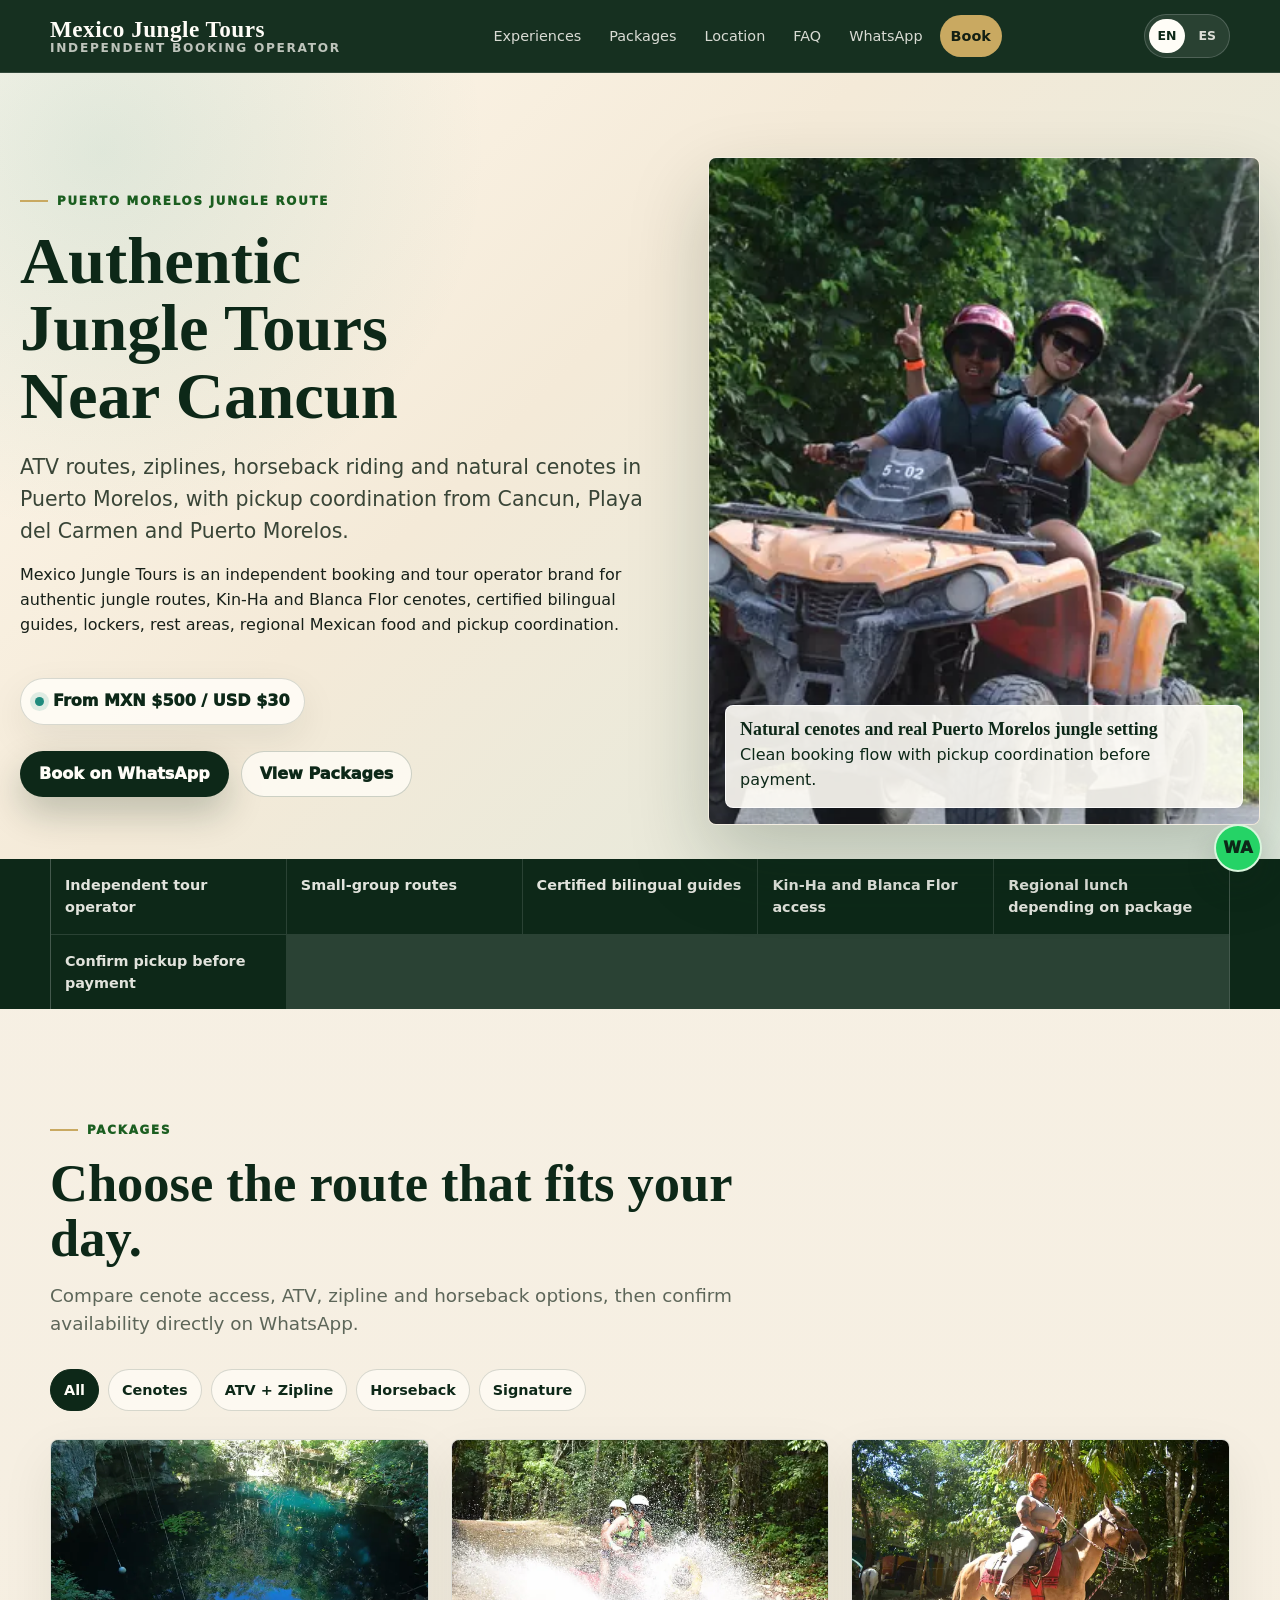
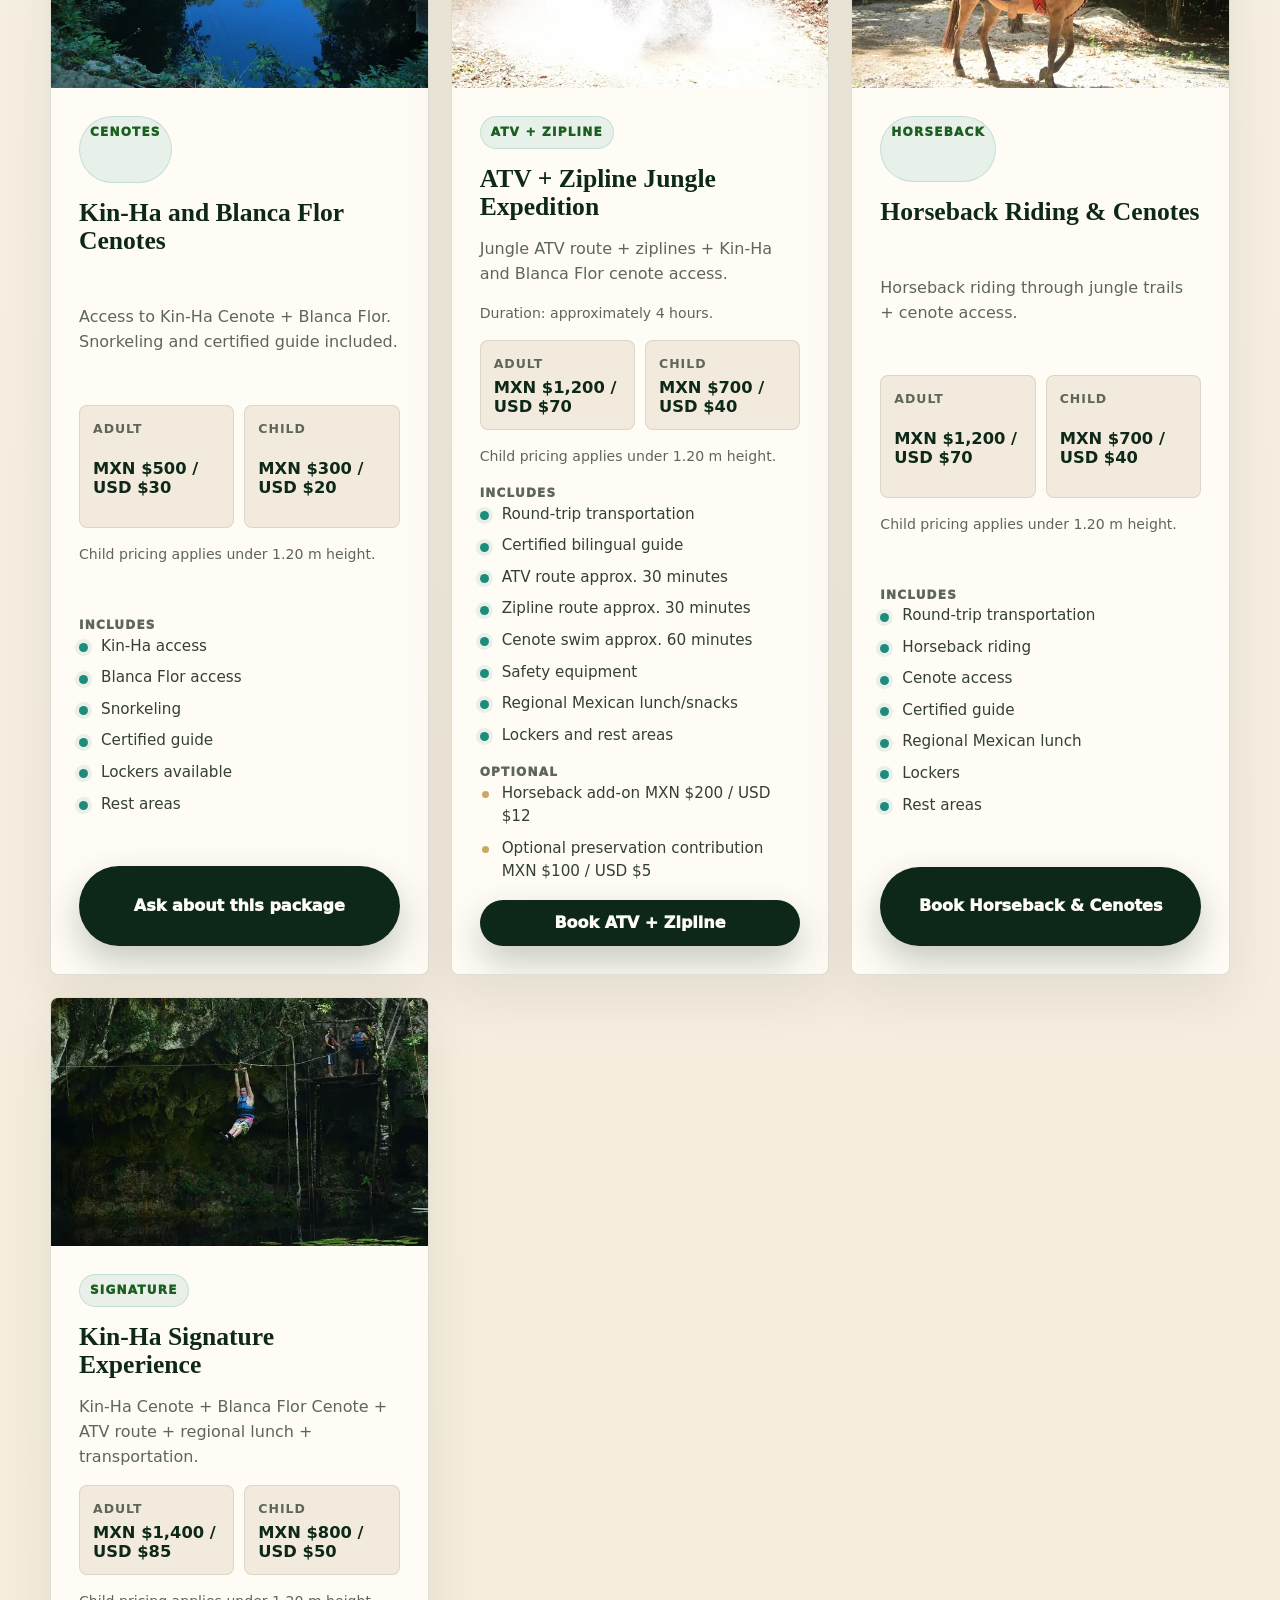
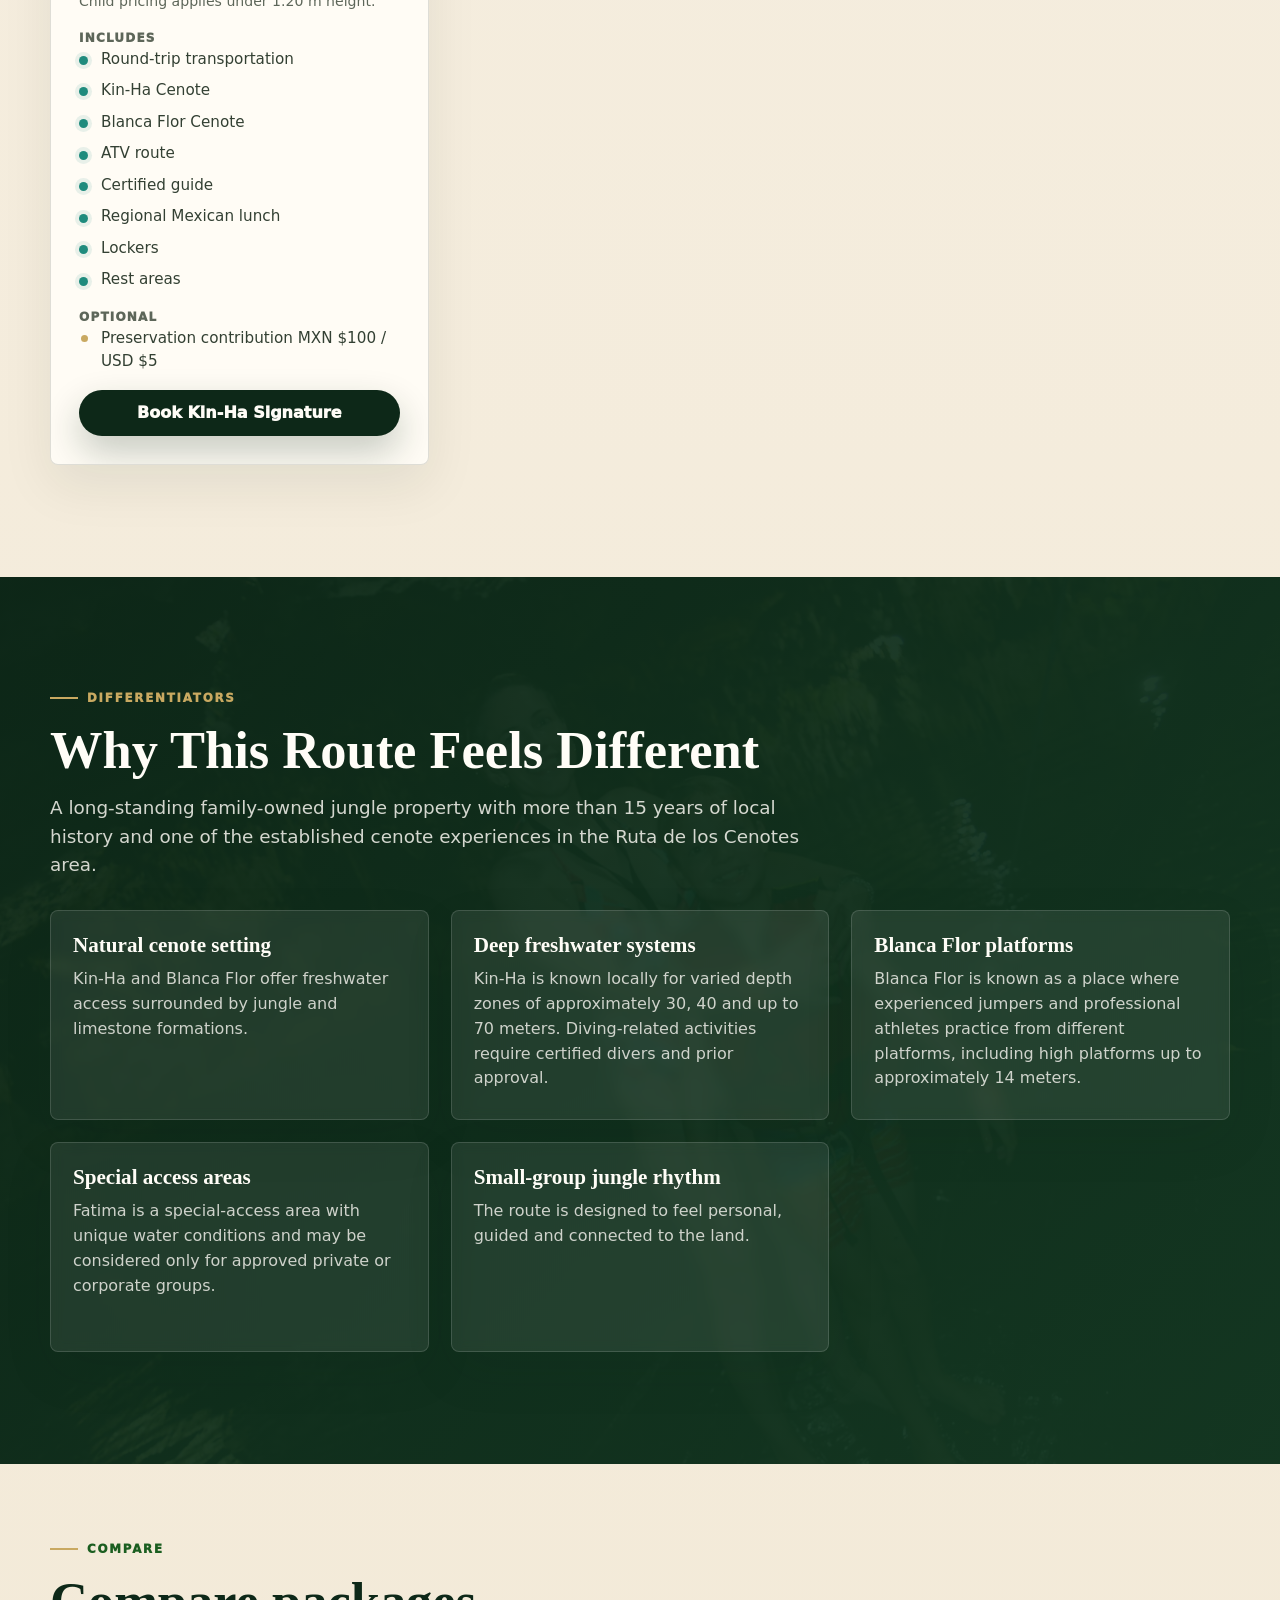
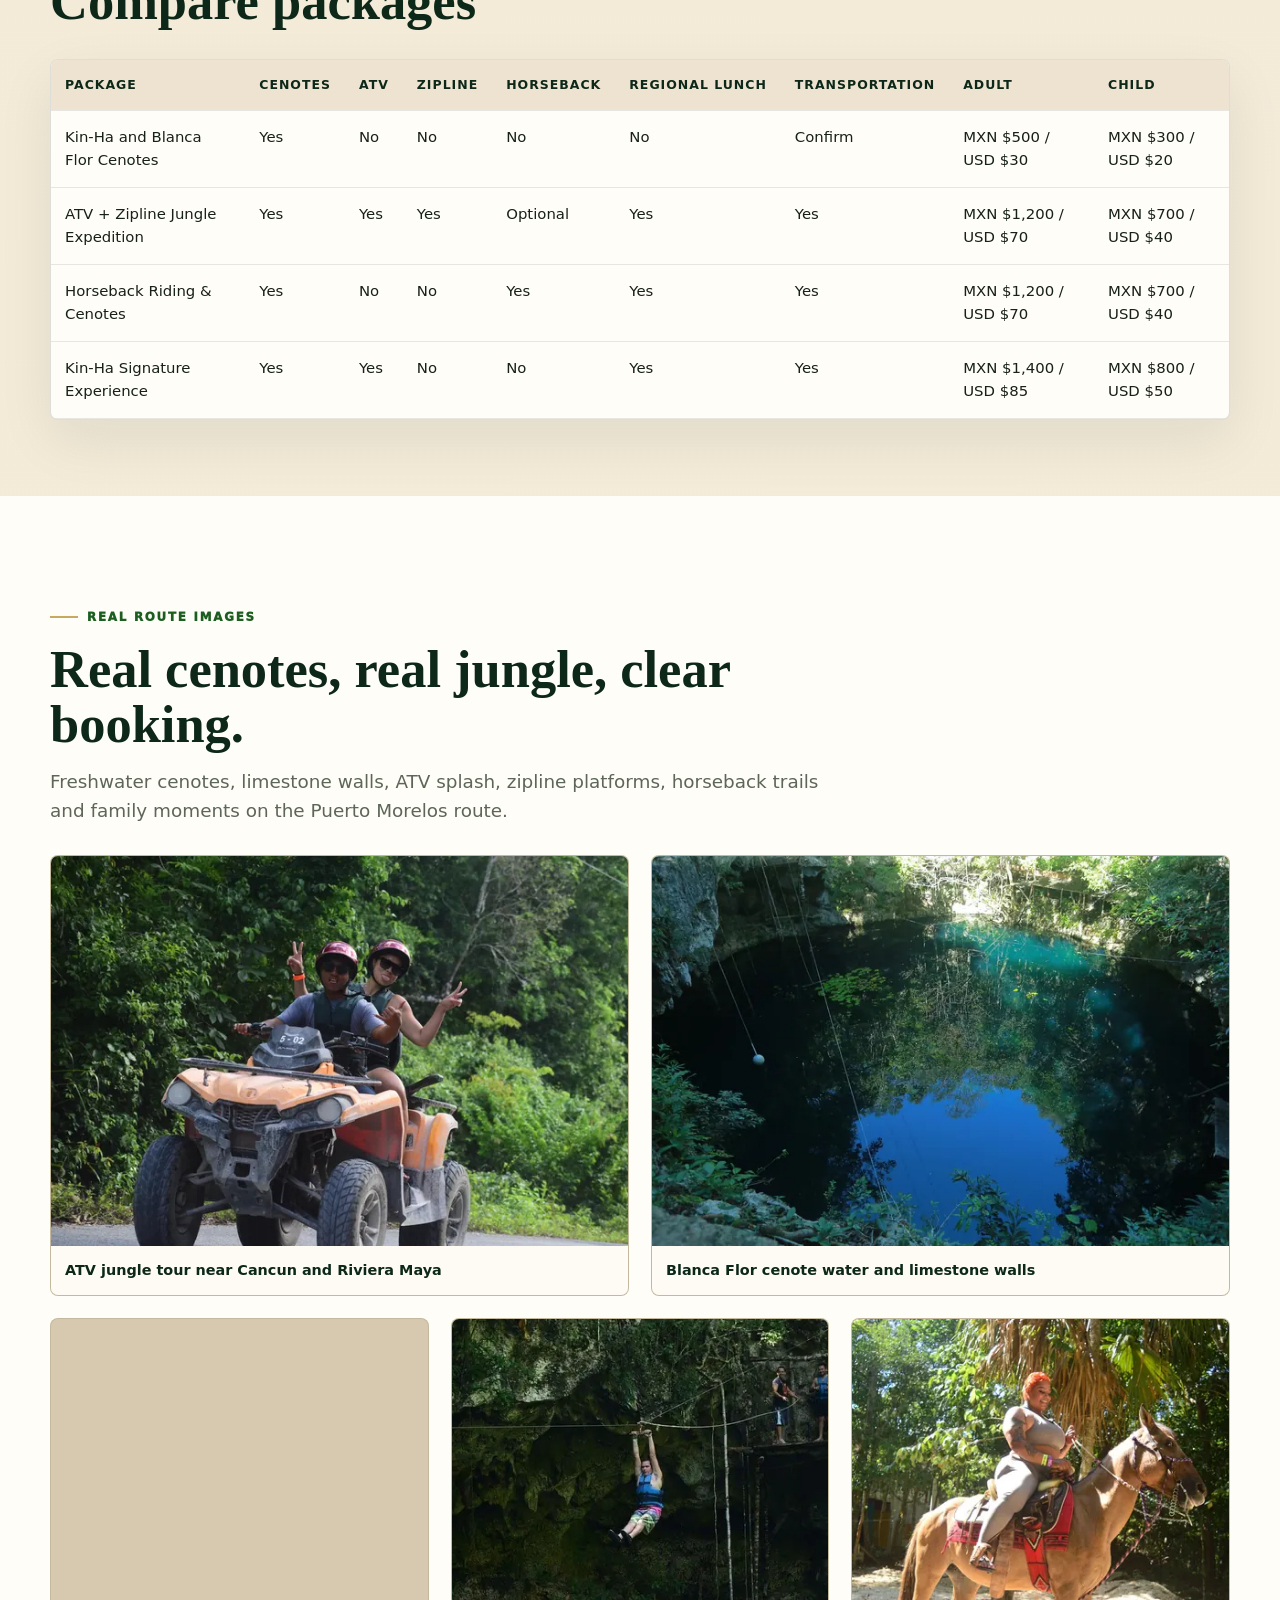
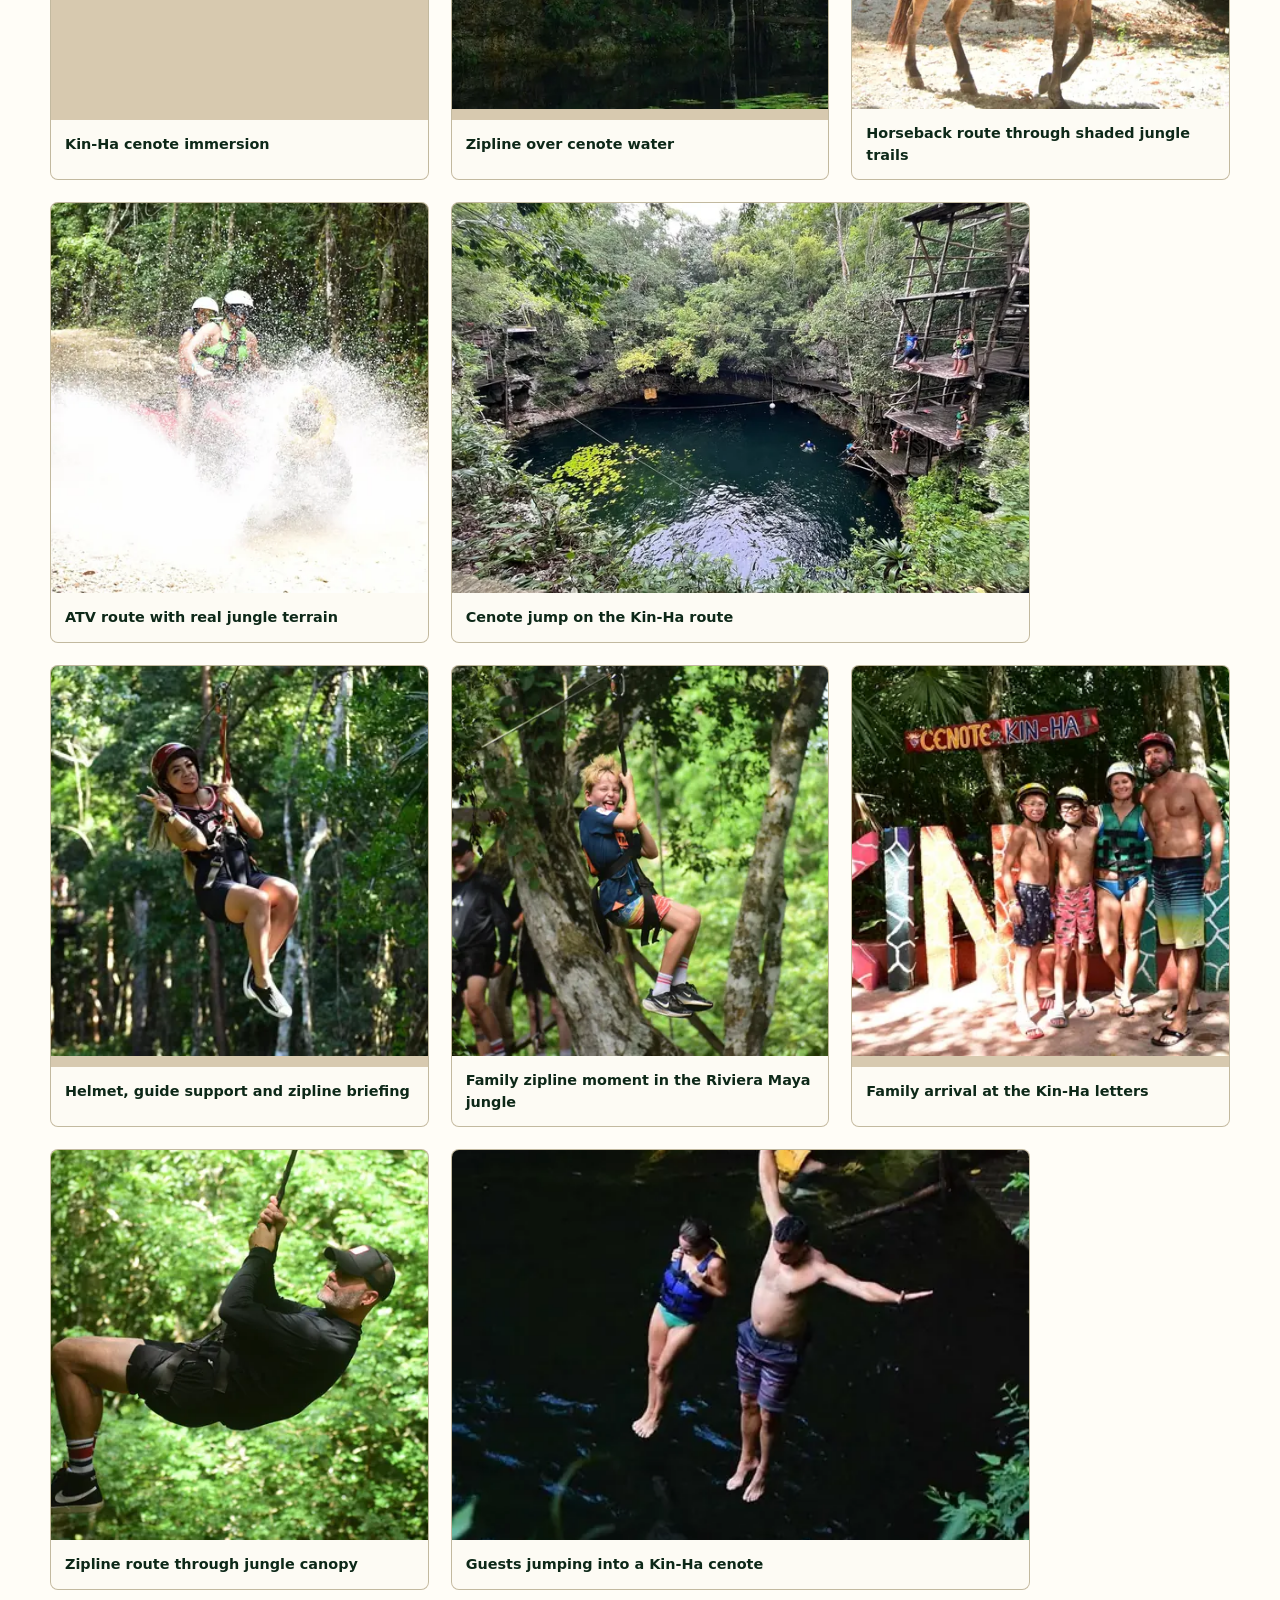
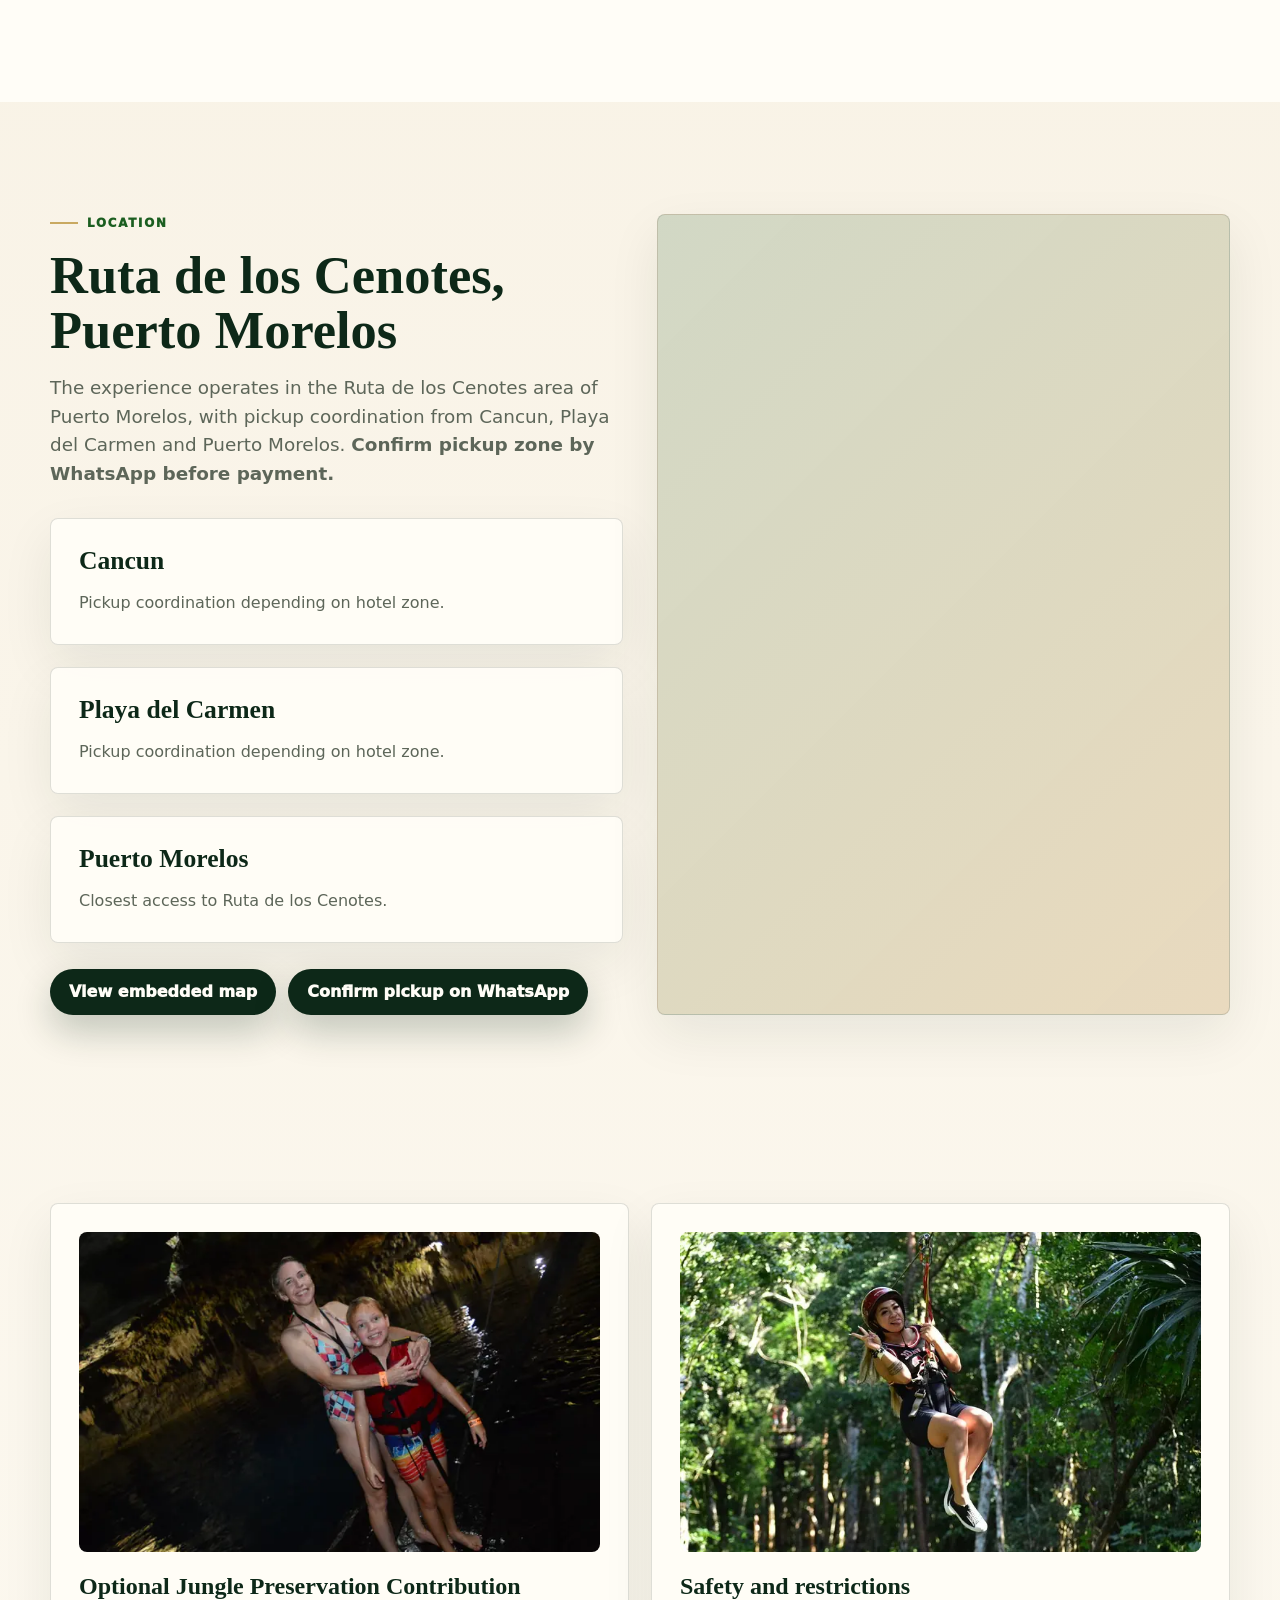
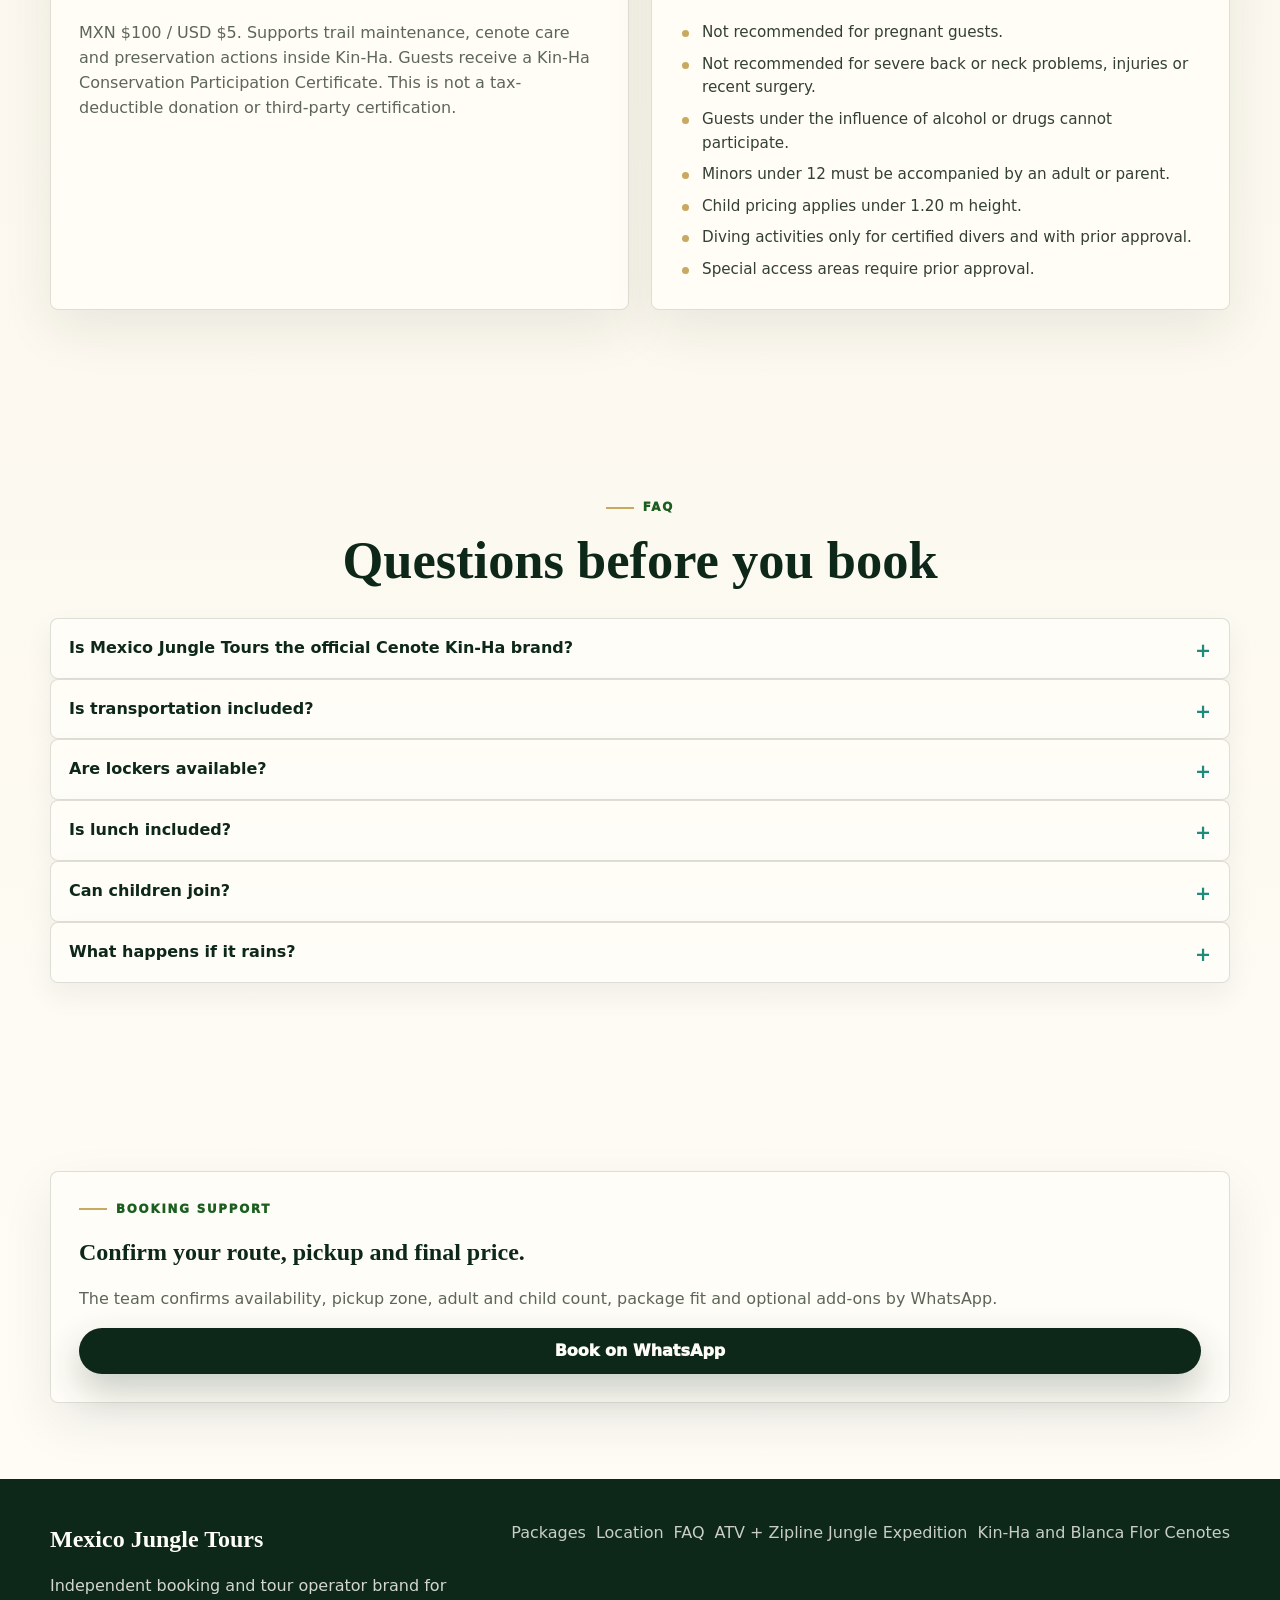
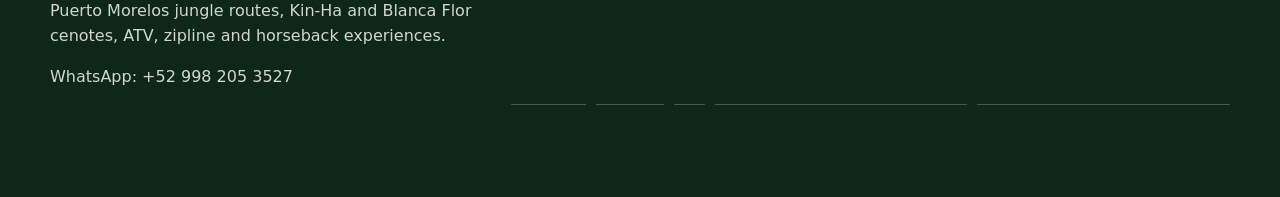
<file: index.html>
<!doctype html>
<html lang="en">
<head>
  <meta charset="utf-8">
  <meta name="viewport" content="width=device-width, initial-scale=1">
  <title>Mexico Jungle Tours | ATV, Zipline &amp; Cenote Tours Near Cancun</title>
  <meta name="description" content="Book authentic ATV, zipline, horseback riding and cenote tours in Puerto Morelos with pickup coordination from Cancun, Playa del Carmen and Puerto Morelos.">
  <meta name="robots" content="index,follow">
  <link rel="canonical" href="https://mexicojungletours.com/">
  <link rel="alternate" hreflang="en" href="https://mexicojungletours.com/en/">
  <link rel="alternate" hreflang="es-MX" href="https://mexicojungletours.com/es/">
  <link rel="alternate" hreflang="x-default" href="https://mexicojungletours.com/">
  <meta property="og:title" content="Mexico Jungle Tours | ATV, Zipline &amp; Cenote Tours Near Cancun">
  <meta property="og:description" content="Book authentic ATV, zipline, horseback riding and cenote tours in Puerto Morelos with pickup coordination from Cancun, Playa del Carmen and Puerto Morelos.">
  <meta property="og:type" content="website">
  <meta property="og:url" content="https://mexicojungletours.com/">
  <meta property="og:image" content="https://mexicojungletours.com/assets/photos/hero-atv-adventure-riviera-maya-1800.webp">
  <meta name="twitter:card" content="summary_large_image">
  <meta name="twitter:title" content="Mexico Jungle Tours | ATV, Zipline &amp; Cenote Tours Near Cancun">
  <meta name="twitter:description" content="Book authentic ATV, zipline, horseback riding and cenote tours in Puerto Morelos with pickup coordination from Cancun, Playa del Carmen and Puerto Morelos.">
  <meta name="twitter:image" content="https://mexicojungletours.com/assets/photos/hero-atv-adventure-riviera-maya-1800.webp">
  <link rel="stylesheet" href="/assets/site.css">
<script type="application/ld+json">{"@context":"https://schema.org","@graph":[{"@type":"Organization","@id":"https://mexicojungletours.com/#organization","name":"Mexico Jungle Tours","url":"https://mexicojungletours.com","telephone":"+52 998 205 3527","description":"Independent booking and tour operator brand for Puerto Morelos jungle routes, Kin-Ha and Blanca Flor cenotes, ATV, zipline and horseback experiences."},{"@type":"LocalBusiness","@id":"https://mexicojungletours.com/#localbusiness","name":"Mexico Jungle Tours","url":"https://mexicojungletours.com","telephone":"+52 998 205 3527","image":"https://mexicojungletours.com/assets/photos/hero-atv-adventure-riviera-maya-1800.webp","address":{"@type":"PostalAddress","addressLocality":"Puerto Morelos","addressRegion":"Quintana Roo","addressCountry":"MX"},"areaServed":["Cancun","Playa del Carmen","Puerto Morelos","Riviera Maya"],"description":"Mexico Jungle Tours is an independent booking and tour operator brand for authentic jungle routes, Kin-Ha and Blanca Flor cenotes, certified bilingual guides, lockers, rest areas, regional Mexican food and pickup coordination."},{"@type":"BreadcrumbList","@id":"https://mexicojungletours.com/#breadcrumb","itemListElement":[{"@type":"ListItem","position":1,"name":"Mexico Jungle Tours","item":"https://mexicojungletours.com/"}]},{"@type":"FAQPage","@id":"https://mexicojungletours.com/#faq","mainEntity":[{"@type":"Question","name":"Is Mexico Jungle Tours the official Cenote Kin-Ha brand?","acceptedAnswer":{"@type":"Answer","text":"No. Mexico Jungle Tours is an independent booking and tour operator brand offering access to authentic jungle routes and cenote experiences, including Kin-Ha and Blanca Flor access."}},{"@type":"Question","name":"Is transportation included?","acceptedAnswer":{"@type":"Answer","text":"Transportation is included in ATV, horseback and signature packages. Confirm your pickup zone before payment."}},{"@type":"Question","name":"Are lockers available?","acceptedAnswer":{"@type":"Answer","text":"Yes, lockers and rest areas are available."}},{"@type":"Question","name":"Is lunch included?","acceptedAnswer":{"@type":"Answer","text":"Regional Mexican lunch or snacks are included depending on the package."}},{"@type":"Question","name":"Can children join?","acceptedAnswer":{"@type":"Answer","text":"Children can join many activities. Minors under 12 must be accompanied by an adult or parent."}},{"@type":"Question","name":"What happens if it rains?","acceptedAnswer":{"@type":"Answer","text":"Light rain can be part of the jungle route. The team confirms weather, safety and schedule changes before the activity."}}]},{"@type":"TouristTrip","@id":"https://mexicojungletours.com/en/puerto-morelos-cenote-tour/#tour","name":"Kin-Ha and Blanca Flor Cenotes","description":"Access to Kin-Ha Cenote + Blanca Flor. Snorkeling and certified guide included.","image":"https://mexicojungletours.com/assets/photos/cenote-blanca-flor-puerto-morelos-1800.webp","touristType":["Adventure travelers","Families","Small groups"],"provider":{"@id":"https://mexicojungletours.com/#organization"},"offers":{"@type":"Offer","name":"Kin-Ha and Blanca Flor Cenotes","priceCurrency":"MXN","price":"500","url":"https://mexicojungletours.com/en/puerto-morelos-cenote-tour/","availability":"https://schema.org/InStock"}},{"@type":"TouristTrip","@id":"https://mexicojungletours.com/en/atv-zipline-cenote-tour-cancun/#tour","name":"ATV + Zipline Jungle Expedition","description":"Jungle ATV route + ziplines + Kin-Ha and Blanca Flor cenote access.","image":"https://mexicojungletours.com/assets/photos/atv-jungle-tour-cancun-riviera-maya-1400.webp","touristType":["Adventure travelers","Families","Small groups"],"provider":{"@id":"https://mexicojungletours.com/#organization"},"offers":{"@type":"Offer","name":"ATV + Zipline Jungle Expedition","priceCurrency":"MXN","price":"1200","url":"https://mexicojungletours.com/en/atv-zipline-cenote-tour-cancun/","availability":"https://schema.org/InStock"}},{"@type":"TouristTrip","@id":"https://mexicojungletours.com/en/horseback-riding-cenote-tour-puerto-morelos/#tour","name":"Horseback Riding & Cenotes","description":"Horseback riding through jungle trails + cenote access.","image":"https://mexicojungletours.com/assets/photos/horseback-riding-puerto-morelos-jungle-trail-1800.webp","touristType":["Adventure travelers","Families","Small groups"],"provider":{"@id":"https://mexicojungletours.com/#organization"},"offers":{"@type":"Offer","name":"Horseback Riding & Cenotes","priceCurrency":"MXN","price":"1200","url":"https://mexicojungletours.com/en/horseback-riding-cenote-tour-puerto-morelos/","availability":"https://schema.org/InStock"}},{"@type":"TouristTrip","@id":"https://mexicojungletours.com/en/ruta-de-los-cenotes-puerto-morelos/#tour","name":"Kin-Ha Signature Experience","description":"Kin-Ha Cenote + Blanca Flor Cenote + ATV route + regional lunch + transportation.","image":"https://mexicojungletours.com/assets/photos/zipline-over-cenote-water-kinha-1124.webp","touristType":["Adventure travelers","Families","Small groups"],"provider":{"@id":"https://mexicojungletours.com/#organization"},"offers":{"@type":"Offer","name":"Kin-Ha Signature Experience","priceCurrency":"MXN","price":"1400","url":"https://mexicojungletours.com/en/ruta-de-los-cenotes-puerto-morelos/","availability":"https://schema.org/InStock"}}]}</script>
</head>
<body>
<header class="site-header">
    <div class="header-inner">
      <a class="brand" href="/en/" aria-label="Mexico Jungle Tours">
        <strong>Mexico Jungle Tours</strong>
        <span>Independent booking operator</span>
      </a>
      <nav class="desktop-nav" aria-label="Primary navigation">
        <a href="/en/#experiences">Experiences</a>
        <a href="/en/#packages">Packages</a>
        <a href="/en/#location">Location</a>
        <a href="/en/#faq">FAQ</a>
        <a class="js-wa" data-message-en="Hi, I&#39;m interested in booking a Mexico Jungle Tours cenote and jungle experience. Can you confirm availability, pickup and pricing?" href="https://wa.me/529982053527" target="_blank" rel="noopener noreferrer">WhatsApp</a>
        <a class="nav-book js-wa" data-message-en="Hi, I&#39;m interested in booking a Mexico Jungle Tours cenote and jungle experience. Can you confirm availability, pickup and pricing?" href="https://wa.me/529982053527" target="_blank" rel="noopener noreferrer">Book</a>
      </nav>
      <div class="language-links" aria-label="Language">
        <a class="lang-link is-active" href="/en/" hreflang="en">EN</a>
        <a class="lang-link " href="/es/" hreflang="es-MX">ES</a>
      </div>
    </div>
    <nav class="mobile-nav" aria-label="Mobile navigation">
      <a href="/en/#experiences">Experiences</a>
      <a href="/en/#packages">Packages</a>
      <a href="/en/#location">Location</a>
      <a href="/en/#faq">FAQ</a>
      <a class="js-wa" data-message-en="Hi, I&#39;m interested in booking a Mexico Jungle Tours cenote and jungle experience. Can you confirm availability, pickup and pricing?" href="https://wa.me/529982053527" target="_blank" rel="noopener noreferrer">WhatsApp</a>
    </nav>
  </header>

<main>
<section class="hero">
    <div class="hero-grid">
      <div class="hero-copy">
        <span class="eyebrow">Puerto Morelos jungle route</span>
        <h1>Authentic Jungle Tours Near Cancun</h1>
        <p class="subhead">ATV routes, ziplines, horseback riding and natural cenotes in Puerto Morelos, with pickup coordination from Cancun, Playa del Carmen and Puerto Morelos.</p>
        <p>Mexico Jungle Tours is an independent booking and tour operator brand for authentic jungle routes, Kin-Ha and Blanca Flor cenotes, certified bilingual guides, lockers, rest areas, regional Mexican food and pickup coordination.</p>
        <div class="price-cue">From MXN $500 / USD $30</div>
        <div class="hero-actions">
          <a class="btn btn-primary js-wa" data-message-en="Hi, I&#39;m interested in booking a Mexico Jungle Tours cenote and jungle experience. Can you confirm availability, pickup and pricing?" href="https://wa.me/529982053527" target="_blank" rel="noopener noreferrer">Book on WhatsApp</a>
          <a class="btn btn-secondary" href="#packages">View Packages</a>
        </div>
      </div>
      <div class="hero-media">
        <img src="/assets/photos/hero-atv-adventure-riviera-maya-1800.webp" srcset="/assets/photos/hero-atv-adventure-riviera-maya-640.webp 640w, /assets/photos/hero-atv-adventure-riviera-maya-960.webp 960w, /assets/photos/hero-atv-adventure-riviera-maya-1400.webp 1400w, /assets/photos/hero-atv-adventure-riviera-maya-1800.webp 1800w" sizes="(max-width: 979px) calc(100vw - 32px), 48vw" width="1800" height="1200" alt="Helmeted guests riding an ATV through the Puerto Morelos jungle near Cancun" fetchpriority="high" loading="eager" decoding="async">
        <div class="hero-note"><strong>Natural cenotes and real Puerto Morelos jungle setting</strong><span>Clean booking flow with pickup coordination before payment.</span></div>
      </div>
    </div>
  </section>
      <section class="value-strip"><div class="container"><div class="value-grid"><span>Independent tour operator</span><span>Small-group routes</span><span>Certified bilingual guides</span><span>Kin-Ha and Blanca Flor access</span><span>Regional lunch depending on package</span><span>Confirm pickup before payment</span></div></div></section>
      <section class="section" id="packages">
    <div class="container">
      <div class="section-head">
        <span class="eyebrow">Packages</span>
        <h2>Choose the route that fits your day.</h2>
        <p>Compare cenote access, ATV, zipline and horseback options, then confirm availability directly on WhatsApp.</p>
      </div>
      <div class="filters" role="group" aria-label="Packages">
    <button class="filter-btn is-active" type="button" data-filter="all">All</button>
    <button class="filter-btn" type="button" data-filter="cenotes">Cenotes</button>
    <button class="filter-btn" type="button" data-filter="atv">ATV + Zipline</button>
    <button class="filter-btn" type="button" data-filter="horseback">Horseback</button>
    <button class="filter-btn" type="button" data-filter="signature">Signature</button>
  </div>
      <div class="packages-grid"><article class="package-card" data-route="cenotes">
    <a class="package-image" href="/en/puerto-morelos-cenote-tour/"><img src="/assets/photos/cenote-blanca-flor-puerto-morelos-1800.webp" srcset="/assets/photos/cenote-blanca-flor-puerto-morelos-640.webp 640w, /assets/photos/cenote-blanca-flor-puerto-morelos-960.webp 960w, /assets/photos/cenote-blanca-flor-puerto-morelos-1400.webp 1400w, /assets/photos/cenote-blanca-flor-puerto-morelos-1800.webp 1800w" sizes="(max-width: 720px) 100vw, (max-width: 1180px) 50vw, 380px" width="1800" height="1200" alt="Natural freshwater at Kin-Ha Cenote on Ruta de los Cenotes in Puerto Morelos" loading="lazy" decoding="async"></a>
    <div class="package-body">
      <span class="package-kicker">Cenotes</span>
      <h3><a href="/en/puerto-morelos-cenote-tour/">Kin-Ha and Blanca Flor Cenotes</a></h3>
      <p>Access to Kin-Ha Cenote + Blanca Flor. Snorkeling and certified guide included.</p>

      <div class="price-grid">
        <div class="price-cell"><span>Adult</span><strong>MXN $500 / USD $30</strong></div>
        <div class="price-cell"><span>Child</span><strong>MXN $300 / USD $20</strong></div>
      </div>
      <p class="note">Child pricing applies under 1.20 m height.</p>
      <div><p class="mini-label">Includes</p><ul class="check-list"><li>Kin-Ha access</li><li>Blanca Flor access</li><li>Snorkeling</li><li>Certified guide</li><li>Lockers available</li><li>Rest areas</li></ul></div>

      <a class="btn btn-primary js-wa" data-message-en="Hi, I&#39;m interested in booking Kin-Ha and Blanca Flor Cenotes. Can you confirm availability, pickup and final price?" href="https://wa.me/529982053527" target="_blank" rel="noopener noreferrer">Ask about this package</a>
    </div>
  </article><article class="package-card" data-route="atv">
    <a class="package-image" href="/en/atv-zipline-cenote-tour-cancun/"><img src="/assets/photos/atv-jungle-tour-cancun-riviera-maya-1400.webp" srcset="/assets/photos/atv-jungle-tour-cancun-riviera-maya-640.webp 640w, /assets/photos/atv-jungle-tour-cancun-riviera-maya-960.webp 960w, /assets/photos/atv-jungle-tour-cancun-riviera-maya-1400.webp 1400w" sizes="(max-width: 720px) 100vw, (max-width: 1180px) 50vw, 380px" width="1400" height="933" alt="ATV riders splashing through the Kin-Ha jungle route near Puerto Morelos" loading="lazy" decoding="async"></a>
    <div class="package-body">
      <span class="package-kicker">ATV + Zipline</span>
      <h3><a href="/en/atv-zipline-cenote-tour-cancun/">ATV + Zipline Jungle Expedition</a></h3>
      <p>Jungle ATV route + ziplines + Kin-Ha and Blanca Flor cenote access.</p>
      <p class="note">Duration: approximately 4 hours.</p>
      <div class="price-grid">
        <div class="price-cell"><span>Adult</span><strong>MXN $1,200 / USD $70</strong></div>
        <div class="price-cell"><span>Child</span><strong>MXN $700 / USD $40</strong></div>
      </div>
      <p class="note">Child pricing applies under 1.20 m height.</p>
      <div><p class="mini-label">Includes</p><ul class="check-list"><li>Round-trip transportation</li><li>Certified bilingual guide</li><li>ATV route approx. 30 minutes</li><li>Zipline route approx. 30 minutes</li><li>Cenote swim approx. 60 minutes</li><li>Safety equipment</li><li>Regional Mexican lunch/snacks</li><li>Lockers and rest areas</li></ul></div>
      <div><p class="mini-label">Optional</p><ul class="plain-list"><li>Horseback add-on MXN $200 / USD $12</li><li>Optional preservation contribution MXN $100 / USD $5</li></ul></div>
      <a class="btn btn-primary js-wa" data-message-en="Hi, I&#39;m interested in booking ATV + Zipline Jungle Expedition. Can you confirm availability, pickup and final price?" href="https://wa.me/529982053527" target="_blank" rel="noopener noreferrer">Book ATV + Zipline</a>
    </div>
  </article><article class="package-card" data-route="horseback">
    <a class="package-image" href="/en/horseback-riding-cenote-tour-puerto-morelos/"><img src="/assets/photos/horseback-riding-puerto-morelos-jungle-trail-1800.webp" srcset="/assets/photos/horseback-riding-puerto-morelos-jungle-trail-640.webp 640w, /assets/photos/horseback-riding-puerto-morelos-jungle-trail-960.webp 960w, /assets/photos/horseback-riding-puerto-morelos-jungle-trail-1400.webp 1400w, /assets/photos/horseback-riding-puerto-morelos-jungle-trail-1800.webp 1800w" sizes="(max-width: 720px) 100vw, (max-width: 1180px) 50vw, 380px" width="1800" height="1197" alt="Horseback riding on shaded jungle trails near Puerto Morelos cenotes" loading="lazy" decoding="async"></a>
    <div class="package-body">
      <span class="package-kicker">Horseback</span>
      <h3><a href="/en/horseback-riding-cenote-tour-puerto-morelos/">Horseback Riding &amp; Cenotes</a></h3>
      <p>Horseback riding through jungle trails + cenote access.</p>

      <div class="price-grid">
        <div class="price-cell"><span>Adult</span><strong>MXN $1,200 / USD $70</strong></div>
        <div class="price-cell"><span>Child</span><strong>MXN $700 / USD $40</strong></div>
      </div>
      <p class="note">Child pricing applies under 1.20 m height.</p>
      <div><p class="mini-label">Includes</p><ul class="check-list"><li>Round-trip transportation</li><li>Horseback riding</li><li>Cenote access</li><li>Certified guide</li><li>Regional Mexican lunch</li><li>Lockers</li><li>Rest areas</li></ul></div>

      <a class="btn btn-primary js-wa" data-message-en="Hi, I&#39;m interested in booking Horseback Riding &amp; Cenotes. Can you confirm availability, pickup and final price?" href="https://wa.me/529982053527" target="_blank" rel="noopener noreferrer">Book Horseback &amp; Cenotes</a>
    </div>
  </article><article class="package-card" data-route="signature">
    <a class="package-image" href="/en/ruta-de-los-cenotes-puerto-morelos/"><img src="/assets/photos/zipline-over-cenote-water-kinha-1124.webp" srcset="/assets/photos/zipline-over-cenote-water-kinha-640.webp 640w, /assets/photos/zipline-over-cenote-water-kinha-960.webp 960w, /assets/photos/zipline-over-cenote-water-kinha-1124.webp 1124w" sizes="(max-width: 720px) 100vw, (max-width: 1180px) 50vw, 380px" width="1124" height="750" alt="Zipline over cenote water on the Kin-Ha jungle route" loading="lazy" decoding="async"></a>
    <div class="package-body">
      <span class="package-kicker">Signature</span>
      <h3><a href="/en/ruta-de-los-cenotes-puerto-morelos/">Kin-Ha Signature Experience</a></h3>
      <p>Kin-Ha Cenote + Blanca Flor Cenote + ATV route + regional lunch + transportation.</p>

      <div class="price-grid">
        <div class="price-cell"><span>Adult</span><strong>MXN $1,400 / USD $85</strong></div>
        <div class="price-cell"><span>Child</span><strong>MXN $800 / USD $50</strong></div>
      </div>
      <p class="note">Child pricing applies under 1.20 m height.</p>
      <div><p class="mini-label">Includes</p><ul class="check-list"><li>Round-trip transportation</li><li>Kin-Ha Cenote</li><li>Blanca Flor Cenote</li><li>ATV route</li><li>Certified guide</li><li>Regional Mexican lunch</li><li>Lockers</li><li>Rest areas</li></ul></div>
      <div><p class="mini-label">Optional</p><ul class="plain-list"><li>Preservation contribution MXN $100 / USD $5</li></ul></div>
      <a class="btn btn-primary js-wa" data-message-en="Hi, I&#39;m interested in booking Kin-Ha Signature Experience. Can you confirm availability, pickup and final price?" href="https://wa.me/529982053527" target="_blank" rel="noopener noreferrer">Book Kin-Ha Signature</a>
    </div>
  </article></div>
    </div>
  </section>
      <section class="section contrast" id="experiences">
    <div class="container">
      <div class="section-head">
        <span class="eyebrow">Differentiators</span>
        <h2>Why This Route Feels Different</h2>
        <p>A long-standing family-owned jungle property with more than 15 years of local history and one of the established cenote experiences in the Ruta de los Cenotes area.</p>
      </div>
      <div class="diff-grid"><article class="diff-card"><h3>Natural cenote setting</h3><p>Kin-Ha and Blanca Flor offer freshwater access surrounded by jungle and limestone formations.</p></article><article class="diff-card"><h3>Deep freshwater systems</h3><p>Kin-Ha is known locally for varied depth zones of approximately 30, 40 and up to 70 meters. Diving-related activities require certified divers and prior approval.</p></article><article class="diff-card"><h3>Blanca Flor platforms</h3><p>Blanca Flor is known as a place where experienced jumpers and professional athletes practice from different platforms, including high platforms up to approximately 14 meters.</p></article><article class="diff-card"><h3>Special access areas</h3><p>Fatima is a special-access area with unique water conditions and may be considered only for approved private or corporate groups.</p></article><article class="diff-card"><h3>Small-group jungle rhythm</h3><p>The route is designed to feel personal, guided and connected to the land.</p></article></div>
    </div>
  </section>
      <section class="section-tight">
    <div class="container">
      <div class="section-head"><span class="eyebrow">Compare</span><h2>Compare packages</h2></div>
      <div class="compare-wrap">
        <table class="compare-table">
          <thead><tr><th>Package</th><th>Cenotes</th><th>ATV</th><th>Zipline</th><th>Horseback</th><th>Regional lunch</th><th>Transportation</th><th>Adult</th><th>Child</th></tr></thead>
          <tbody><tr><td><a href="/en/puerto-morelos-cenote-tour/">Kin-Ha and Blanca Flor Cenotes</a></td><td>Yes</td><td>No</td><td>No</td><td>No</td><td>No</td><td>Confirm</td><td>MXN $500 / USD $30</td><td>MXN $300 / USD $20</td></tr><tr><td><a href="/en/atv-zipline-cenote-tour-cancun/">ATV + Zipline Jungle Expedition</a></td><td>Yes</td><td>Yes</td><td>Yes</td><td>Optional</td><td>Yes</td><td>Yes</td><td>MXN $1,200 / USD $70</td><td>MXN $700 / USD $40</td></tr><tr><td><a href="/en/horseback-riding-cenote-tour-puerto-morelos/">Horseback Riding &amp; Cenotes</a></td><td>Yes</td><td>No</td><td>No</td><td>Yes</td><td>Yes</td><td>Yes</td><td>MXN $1,200 / USD $70</td><td>MXN $700 / USD $40</td></tr><tr><td><a href="/en/ruta-de-los-cenotes-puerto-morelos/">Kin-Ha Signature Experience</a></td><td>Yes</td><td>Yes</td><td>No</td><td>No</td><td>Yes</td><td>Yes</td><td>MXN $1,400 / USD $85</td><td>MXN $800 / USD $50</td></tr></tbody>
        </table>
      </div>
    </div>
  </section>
      <section class="section visual-band">
    <div class="container">
      <div class="section-head">
        <span class="eyebrow">Real route images</span>
        <h2>Real cenotes, real jungle, clear booking.</h2>
        <p>Freshwater cenotes, limestone walls, ATV splash, zipline platforms, horseback trails and family moments on the Puerto Morelos route.</p>
      </div>
      <div class="gallery"><figure><img src="/assets/photos/hero-atv-adventure-riviera-maya-1800.webp" srcset="/assets/photos/hero-atv-adventure-riviera-maya-640.webp 640w, /assets/photos/hero-atv-adventure-riviera-maya-960.webp 960w, /assets/photos/hero-atv-adventure-riviera-maya-1400.webp 1400w, /assets/photos/hero-atv-adventure-riviera-maya-1800.webp 1800w" sizes="(max-width: 720px) 100vw, (max-width: 1180px) 50vw, 380px" width="1800" height="1200" alt="Helmeted guests riding an ATV through the Puerto Morelos jungle" loading="lazy" decoding="async"><figcaption>ATV jungle tour near Cancun and Riviera Maya</figcaption></figure><figure><img src="/assets/photos/cenote-blanca-flor-puerto-morelos-1800.webp" srcset="/assets/photos/cenote-blanca-flor-puerto-morelos-640.webp 640w, /assets/photos/cenote-blanca-flor-puerto-morelos-960.webp 960w, /assets/photos/cenote-blanca-flor-puerto-morelos-1400.webp 1400w, /assets/photos/cenote-blanca-flor-puerto-morelos-1800.webp 1800w" sizes="(max-width: 720px) 100vw, (max-width: 1180px) 50vw, 380px" width="1800" height="1200" alt="Blanca Flor cenote experience near Cancun and Puerto Morelos" loading="lazy" decoding="async"><figcaption>Blanca Flor cenote water and limestone walls</figcaption></figure><figure><img src="/assets/photos/cenote-kinha-ruta-de-los-cenotes-1800.webp" srcset="/assets/photos/cenote-kinha-ruta-de-los-cenotes-640.webp 640w, /assets/photos/cenote-kinha-ruta-de-los-cenotes-960.webp 960w, /assets/photos/cenote-kinha-ruta-de-los-cenotes-1400.webp 1400w, /assets/photos/cenote-kinha-ruta-de-los-cenotes-1800.webp 1800w" sizes="(max-width: 720px) 100vw, (max-width: 1180px) 50vw, 380px" width="1800" height="1197" alt="Guests swimming in Kin-Ha Cenote near Puerto Morelos" loading="lazy" decoding="async"><figcaption>Kin-Ha cenote immersion</figcaption></figure><figure><img src="/assets/photos/zipline-over-cenote-water-kinha-1124.webp" srcset="/assets/photos/zipline-over-cenote-water-kinha-640.webp 640w, /assets/photos/zipline-over-cenote-water-kinha-960.webp 960w, /assets/photos/zipline-over-cenote-water-kinha-1124.webp 1124w" sizes="(max-width: 720px) 100vw, (max-width: 1180px) 50vw, 380px" width="1124" height="750" alt="Zipline adventure at Kin-Ha jungle park over cenote water" loading="lazy" decoding="async"><figcaption>Zipline over cenote water</figcaption></figure><figure><img src="/assets/photos/horseback-riding-puerto-morelos-jungle-trail-1800.webp" srcset="/assets/photos/horseback-riding-puerto-morelos-jungle-trail-640.webp 640w, /assets/photos/horseback-riding-puerto-morelos-jungle-trail-960.webp 960w, /assets/photos/horseback-riding-puerto-morelos-jungle-trail-1400.webp 1400w, /assets/photos/horseback-riding-puerto-morelos-jungle-trail-1800.webp 1800w" sizes="(max-width: 720px) 100vw, (max-width: 1180px) 50vw, 380px" width="1800" height="1197" alt="Horseback riding tour through the Puerto Morelos jungle" loading="lazy" decoding="async"><figcaption>Horseback route through shaded jungle trails</figcaption></figure><figure><img src="/assets/photos/atv-jungle-tour-cancun-riviera-maya-1400.webp" srcset="/assets/photos/atv-jungle-tour-cancun-riviera-maya-640.webp 640w, /assets/photos/atv-jungle-tour-cancun-riviera-maya-960.webp 960w, /assets/photos/atv-jungle-tour-cancun-riviera-maya-1400.webp 1400w" sizes="(max-width: 720px) 100vw, (max-width: 1180px) 50vw, 380px" width="1400" height="933" alt="ATV riders crossing water on the Kin-Ha jungle route near Puerto Morelos" loading="lazy" decoding="async"><figcaption>ATV route with real jungle terrain</figcaption></figure><figure><img src="/assets/photos/kinha-cenote-jumping-puerto-morelos-1400.webp" srcset="/assets/photos/kinha-cenote-jumping-puerto-morelos-640.webp 640w, /assets/photos/kinha-cenote-jumping-puerto-morelos-960.webp 960w, /assets/photos/kinha-cenote-jumping-puerto-morelos-1400.webp 1400w" sizes="(max-width: 720px) 100vw, (max-width: 1180px) 50vw, 380px" width="1400" height="1050" alt="Guest jumping into a Kin-Ha cenote in Puerto Morelos" loading="lazy" decoding="async"><figcaption>Cenote jump on the Kin-Ha route</figcaption></figure><figure><img src="/assets/photos/guided-zipline-helmet-kinha-safety-720.webp" srcset="/assets/photos/guided-zipline-helmet-kinha-safety-480.webp 480w, /assets/photos/guided-zipline-helmet-kinha-safety-720.webp 720w" sizes="(max-width: 720px) 100vw, (max-width: 1180px) 50vw, 380px" width="720" height="480" alt="Helmeted guest with guide support on the Kin-Ha zipline route" loading="lazy" decoding="async"><figcaption>Helmet, guide support and zipline briefing</figcaption></figure><figure><img src="/assets/photos/family-zipline-jungle-riviera-maya-1800.webp" srcset="/assets/photos/family-zipline-jungle-riviera-maya-640.webp 640w, /assets/photos/family-zipline-jungle-riviera-maya-960.webp 960w, /assets/photos/family-zipline-jungle-riviera-maya-1400.webp 1400w, /assets/photos/family-zipline-jungle-riviera-maya-1800.webp 1800w" sizes="(max-width: 720px) 100vw, (max-width: 1180px) 50vw, 380px" width="1800" height="1200" alt="Family zipline moment in the Riviera Maya jungle near Puerto Morelos" loading="lazy" decoding="async"><figcaption>Family zipline moment in the Riviera Maya jungle</figcaption></figure><figure><img src="/assets/photos/family-kinha-sign-ruta-de-los-cenotes-720.webp" srcset="/assets/photos/family-kinha-sign-ruta-de-los-cenotes-480.webp 480w, /assets/photos/family-kinha-sign-ruta-de-los-cenotes-720.webp 720w" sizes="(max-width: 720px) 100vw, (max-width: 1180px) 50vw, 380px" width="720" height="480" alt="Family at the Kin-Ha sign on Ruta de los Cenotes" loading="lazy" decoding="async"><figcaption>Family arrival at the Kin-Ha letters</figcaption></figure><figure><img src="/assets/photos/zip-line-adventure-kinha-jungle-1800.webp" srcset="/assets/photos/zip-line-adventure-kinha-jungle-640.webp 640w, /assets/photos/zip-line-adventure-kinha-jungle-960.webp 960w, /assets/photos/zip-line-adventure-kinha-jungle-1400.webp 1400w, /assets/photos/zip-line-adventure-kinha-jungle-1800.webp 1800w" sizes="(max-width: 720px) 100vw, (max-width: 1180px) 50vw, 380px" width="1800" height="1200" alt="Zipline route through the Kin-Ha jungle near Puerto Morelos" loading="lazy" decoding="async"><figcaption>Zipline route through jungle canopy</figcaption></figure><figure><img src="/assets/photos/kinha-couple-jumping-cenote-puerto-morelos-640.webp" srcset="/assets/photos/kinha-couple-jumping-cenote-puerto-morelos-480.webp 480w, /assets/photos/kinha-couple-jumping-cenote-puerto-morelos-640.webp 640w" sizes="(max-width: 720px) 100vw, (max-width: 1180px) 50vw, 380px" width="640" height="960" alt="Guests jumping into a Kin-Ha cenote near Puerto Morelos" loading="lazy" decoding="async"><figcaption>Guests jumping into a Kin-Ha cenote</figcaption></figure></div>
    </div>
  </section>
      <section class="section" id="location">
    <div class="container">
      <div class="map-layout">
        <div>
          <div class="section-head">
            <span class="eyebrow">Location</span>
            <h2>Ruta de los Cenotes, Puerto Morelos</h2>
            <p>The experience operates in the Ruta de los Cenotes area of Puerto Morelos, with pickup coordination from Cancun, Playa del Carmen and Puerto Morelos. <strong>Confirm pickup zone by WhatsApp before payment.</strong></p>
          </div>
          <div class="location-grid">
            <article class="location-card"><h3>Cancun</h3><p>Pickup coordination depending on hotel zone.</p></article>
            <article class="location-card"><h3>Playa del Carmen</h3><p>Pickup coordination depending on hotel zone.</p></article>
            <article class="location-card"><h3>Puerto Morelos</h3><p>Closest access to Ruta de los Cenotes.</p></article>
          </div>
          <div class="button-row">
            <button class="btn btn-primary" type="button" id="load-map">View embedded map</button>
            <a class="btn btn-primary js-wa" data-message-en="Hi, I&#39;m interested in a Mexico Jungle Tours experience. Can you confirm the pickup zone before payment?" href="https://wa.me/529982053527" target="_blank" rel="noopener noreferrer">Confirm pickup on WhatsApp</a>
          </div>
        </div>
        <div class="map-card" id="map-card" data-map-loaded="false">
          <div class="map-intro">
            <strong>Embedded map loads only when needed</strong>
            <p>This keeps the site fast while keeping the route easy to plan.</p>
            <button class="btn btn-primary" type="button" data-map-trigger>View embedded map</button>
          </div>
        </div>
      </div>
    </div>
  </section>
      <section class="section-tight">
    <div class="container">
      <div class="info-grid">
        <article class="info-card media-card">
          <figure><img src="/assets/photos/cenote-kinha-ruta-de-los-cenotes-1800.webp" srcset="/assets/photos/cenote-kinha-ruta-de-los-cenotes-640.webp 640w, /assets/photos/cenote-kinha-ruta-de-los-cenotes-960.webp 960w, /assets/photos/cenote-kinha-ruta-de-los-cenotes-1400.webp 1400w, /assets/photos/cenote-kinha-ruta-de-los-cenotes-1800.webp 1800w" sizes="(max-width: 720px) 100vw, 560px" width="1800" height="1197" alt="Natural jungle and cenote environment at Kin-Ha near Puerto Morelos" loading="lazy" decoding="async"></figure>
          <h2>Optional Jungle Preservation Contribution</h2>
          <p>MXN $100 / USD $5. Supports trail maintenance, cenote care and preservation actions inside Kin-Ha. Guests receive a Kin-Ha Conservation Participation Certificate. This is not a tax-deductible donation or third-party certification.</p>
        </article>
        <article class="info-card media-card">
          <figure><img src="/assets/photos/guided-zipline-helmet-kinha-safety-720.webp" srcset="/assets/photos/guided-zipline-helmet-kinha-safety-480.webp 480w, /assets/photos/guided-zipline-helmet-kinha-safety-720.webp 720w" sizes="(max-width: 720px) 100vw, 560px" width="720" height="480" alt="Helmeted zipline guest with guide support on the Kin-Ha route" loading="lazy" decoding="async"></figure>
          <h2>Safety and restrictions</h2>
          <ul class="plain-list"><li>Not recommended for pregnant guests.</li><li>Not recommended for severe back or neck problems, injuries or recent surgery.</li><li>Guests under the influence of alcohol or drugs cannot participate.</li><li>Minors under 12 must be accompanied by an adult or parent.</li><li>Child pricing applies under 1.20 m height.</li><li>Diving activities only for certified divers and with prior approval.</li><li>Special access areas require prior approval.</li></ul>
        </article>
      </div>
    </div>
  </section>
      <section class="section" id="faq">
    <div class="container">
      <div class="section-head center"><span class="eyebrow">FAQ</span><h2>Questions before you book</h2></div>
      <div class="faq-list"><details><summary>Is Mexico Jungle Tours the official Cenote Kin-Ha brand?</summary><p>No. Mexico Jungle Tours is an independent booking and tour operator brand offering access to authentic jungle routes and cenote experiences, including Kin-Ha and Blanca Flor access.</p></details><details><summary>Is transportation included?</summary><p>Transportation is included in ATV, horseback and signature packages. Confirm your pickup zone before payment.</p></details><details><summary>Are lockers available?</summary><p>Yes, lockers and rest areas are available.</p></details><details><summary>Is lunch included?</summary><p>Regional Mexican lunch or snacks are included depending on the package.</p></details><details><summary>Can children join?</summary><p>Children can join many activities. Minors under 12 must be accompanied by an adult or parent.</p></details><details><summary>What happens if it rains?</summary><p>Light rain can be part of the jungle route. The team confirms weather, safety and schedule changes before the activity.</p></details></div>
    </div>
  </section>
      <section class="section-tight">
    <div class="container">
      <div class="booking-card">
        <span class="eyebrow">Booking support</span>
        <h2>Confirm your route, pickup and final price.</h2>
        <p>The team confirms availability, pickup zone, adult and child count, package fit and optional add-ons by WhatsApp.</p>
        <a class="btn btn-primary js-wa" data-message-en="Hi, I&#39;m interested in booking a Mexico Jungle Tours cenote and jungle experience. Can you confirm availability, pickup and pricing?" href="https://wa.me/529982053527" target="_blank" rel="noopener noreferrer">Book on WhatsApp</a>
      </div>
    </div>
  </section>
</main>
<footer class="site-footer">
    <div class="container footer-grid">
      <div>
        <strong>Mexico Jungle Tours</strong>
        <p>Independent booking and tour operator brand for Puerto Morelos jungle routes, Kin-Ha and Blanca Flor cenotes, ATV, zipline and horseback experiences.</p>
        <p>WhatsApp: +52 998 205 3527</p>
      </div>
      <div class="footer-links">
        <a href="/en/#packages">Packages</a>
        <a href="/en/#location">Location</a>
        <a href="/en/#faq">FAQ</a>
        <a href="/en/atv-zipline-cenote-tour-cancun/">ATV + Zipline Jungle Expedition</a>
        <a href="/en/puerto-morelos-cenote-tour/">Kin-Ha and Blanca Flor Cenotes</a>
      </div>
    </div>
  </footer>
  <a class="floating-wa js-wa" data-message-en="Hi, I&#39;m interested in booking a Mexico Jungle Tours cenote and jungle experience. Can you confirm availability, pickup and pricing?" href="https://wa.me/529982053527" target="_blank" rel="noopener noreferrer" aria-label="WhatsApp">WA</a>
  <div class="mobile-booking-bar" role="navigation" aria-label="Mobile booking shortcuts">
    <a class="btn btn-primary js-wa" data-message-en="Hi, I&#39;m interested in booking a Mexico Jungle Tours cenote and jungle experience. Can you confirm availability, pickup and pricing?" href="https://wa.me/529982053527" target="_blank" rel="noopener noreferrer">WhatsApp</a>
    <a class="btn btn-secondary" href="/en/#packages">Packages</a>
  </div>
<script src="/assets/site.js" defer></script>
</body>
</html>
</file>
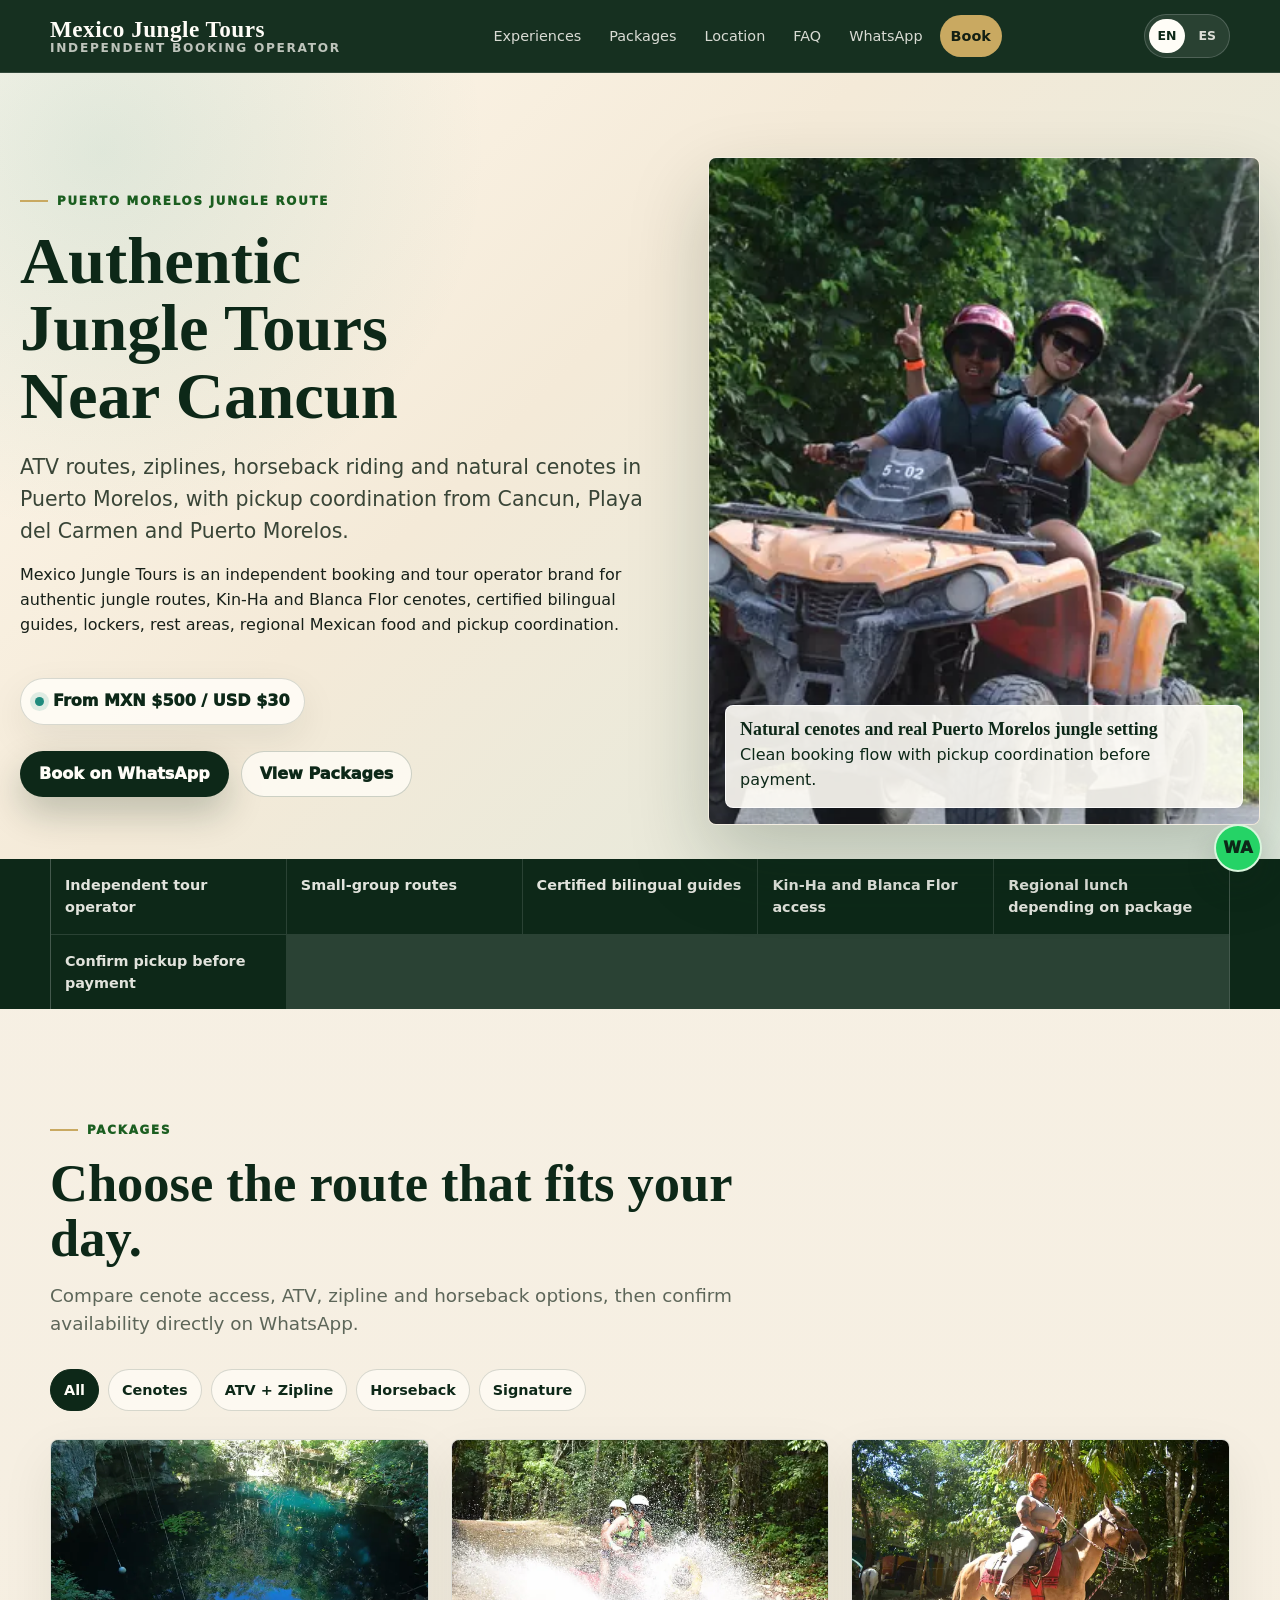
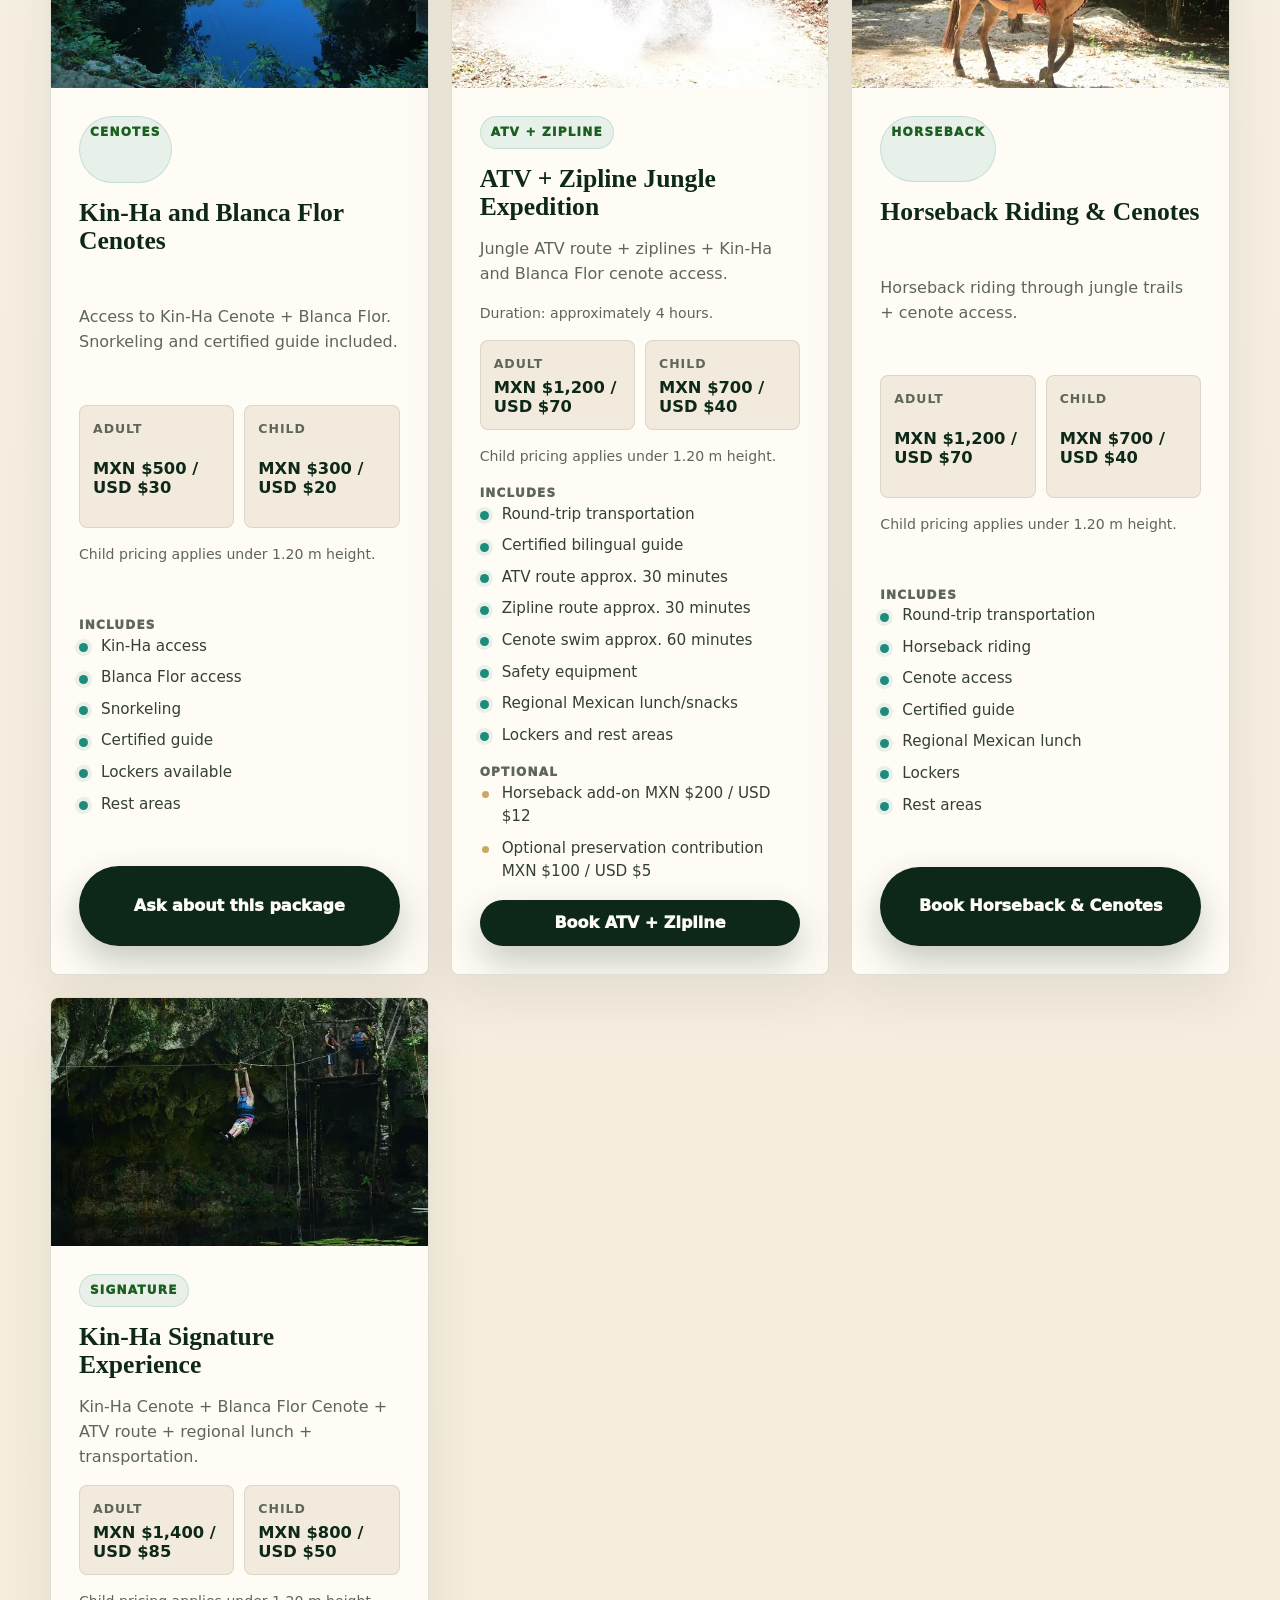
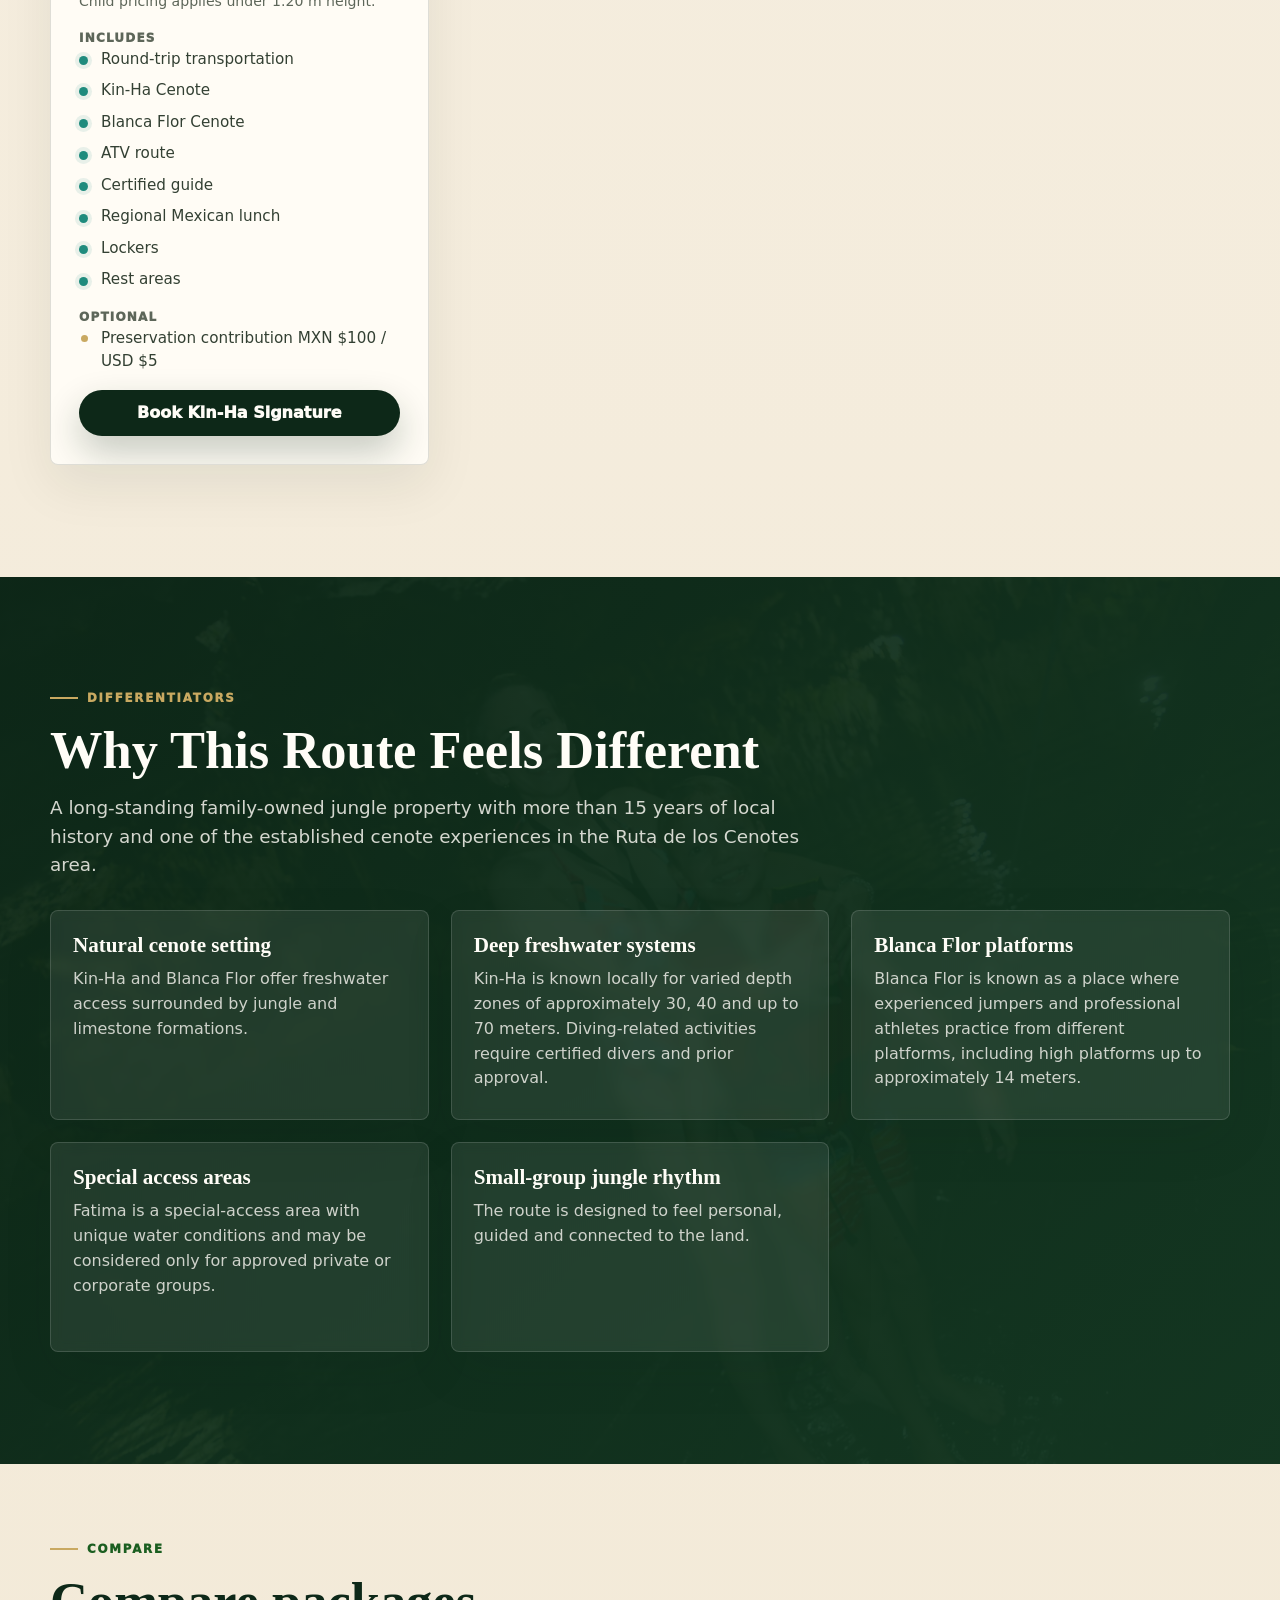
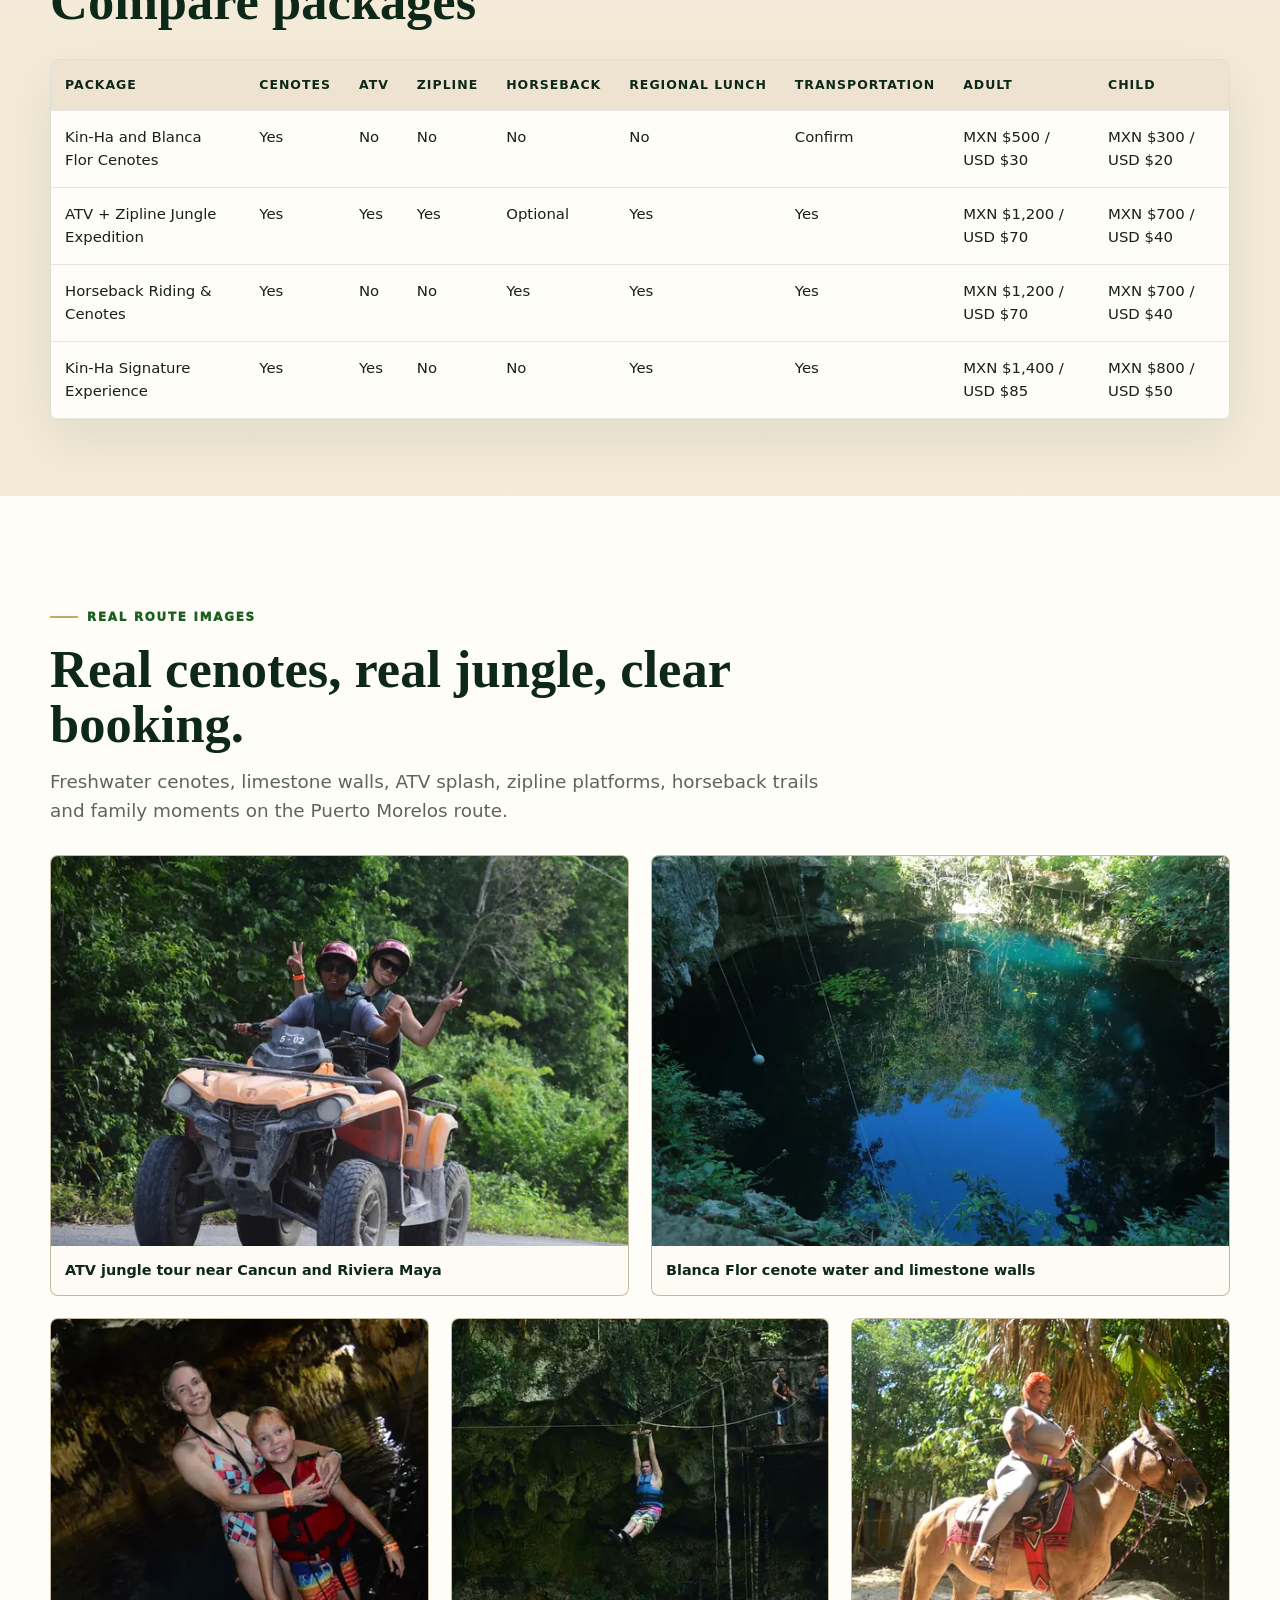
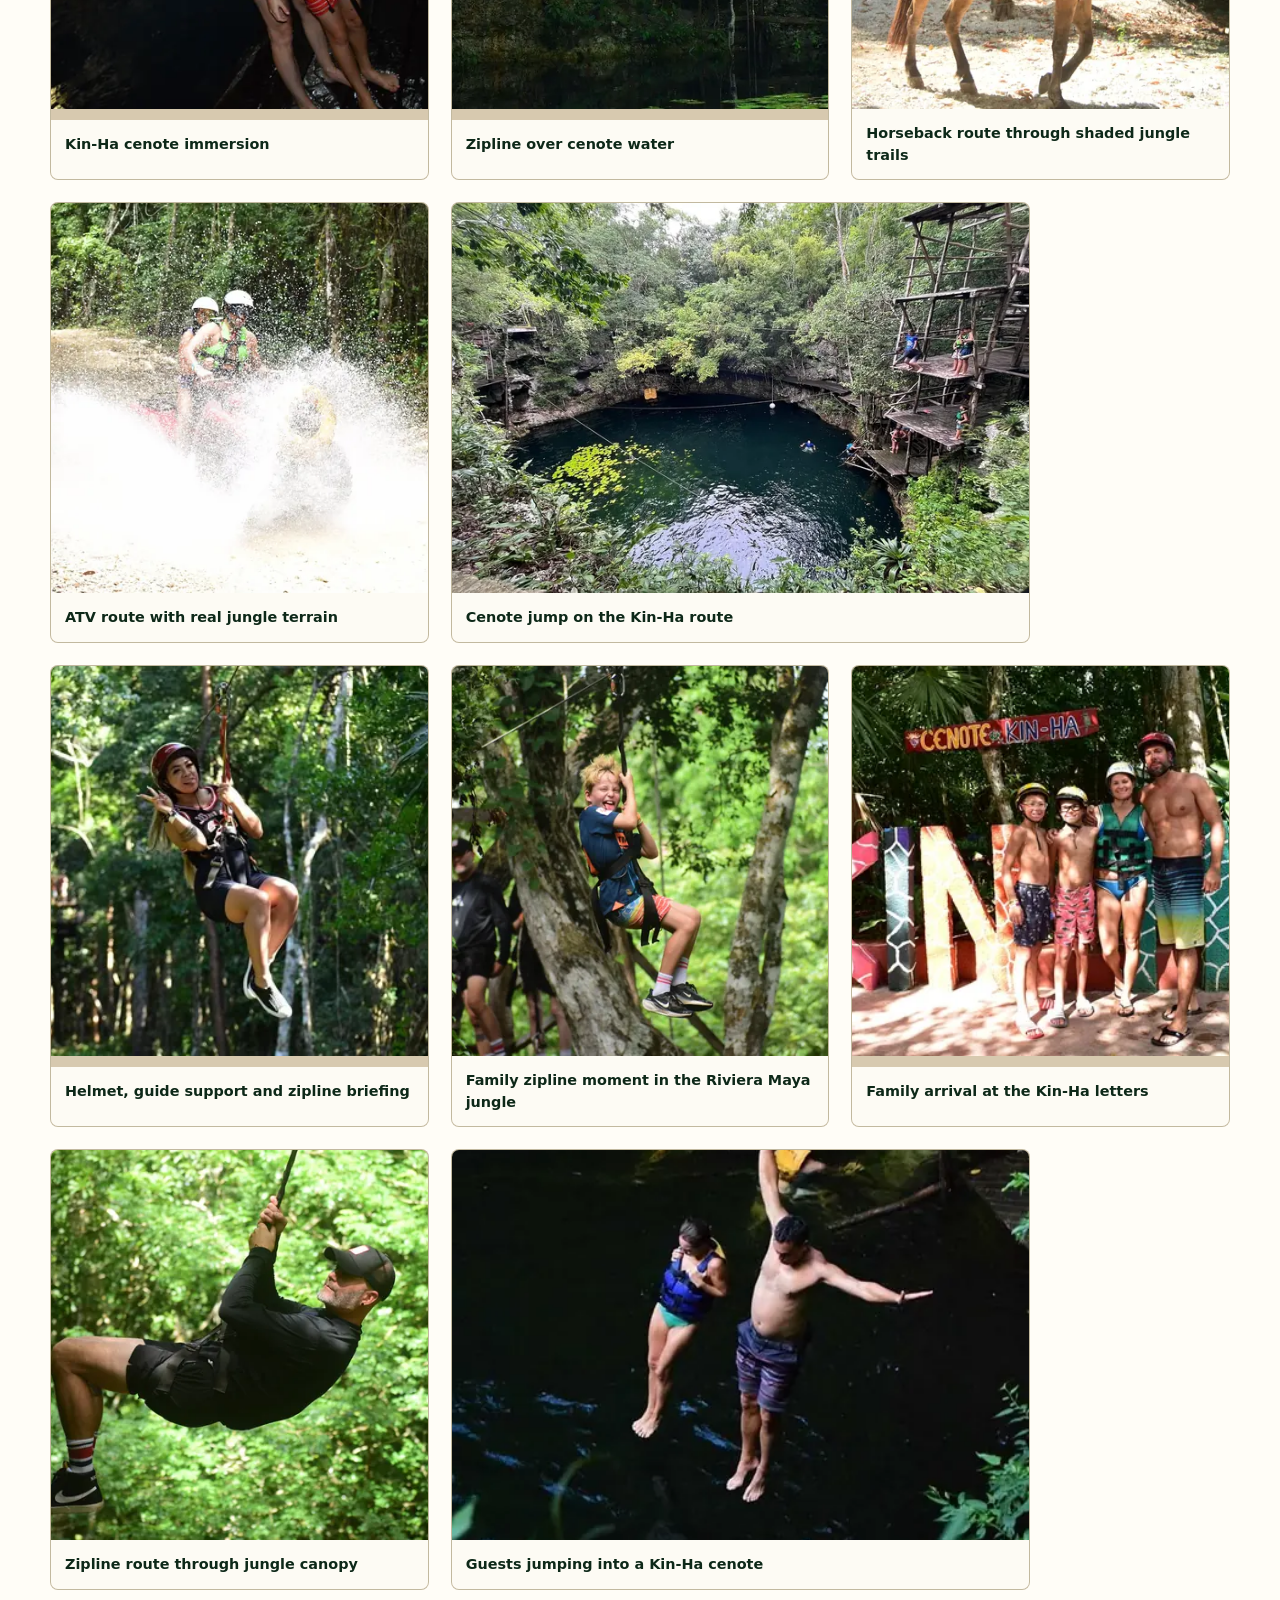
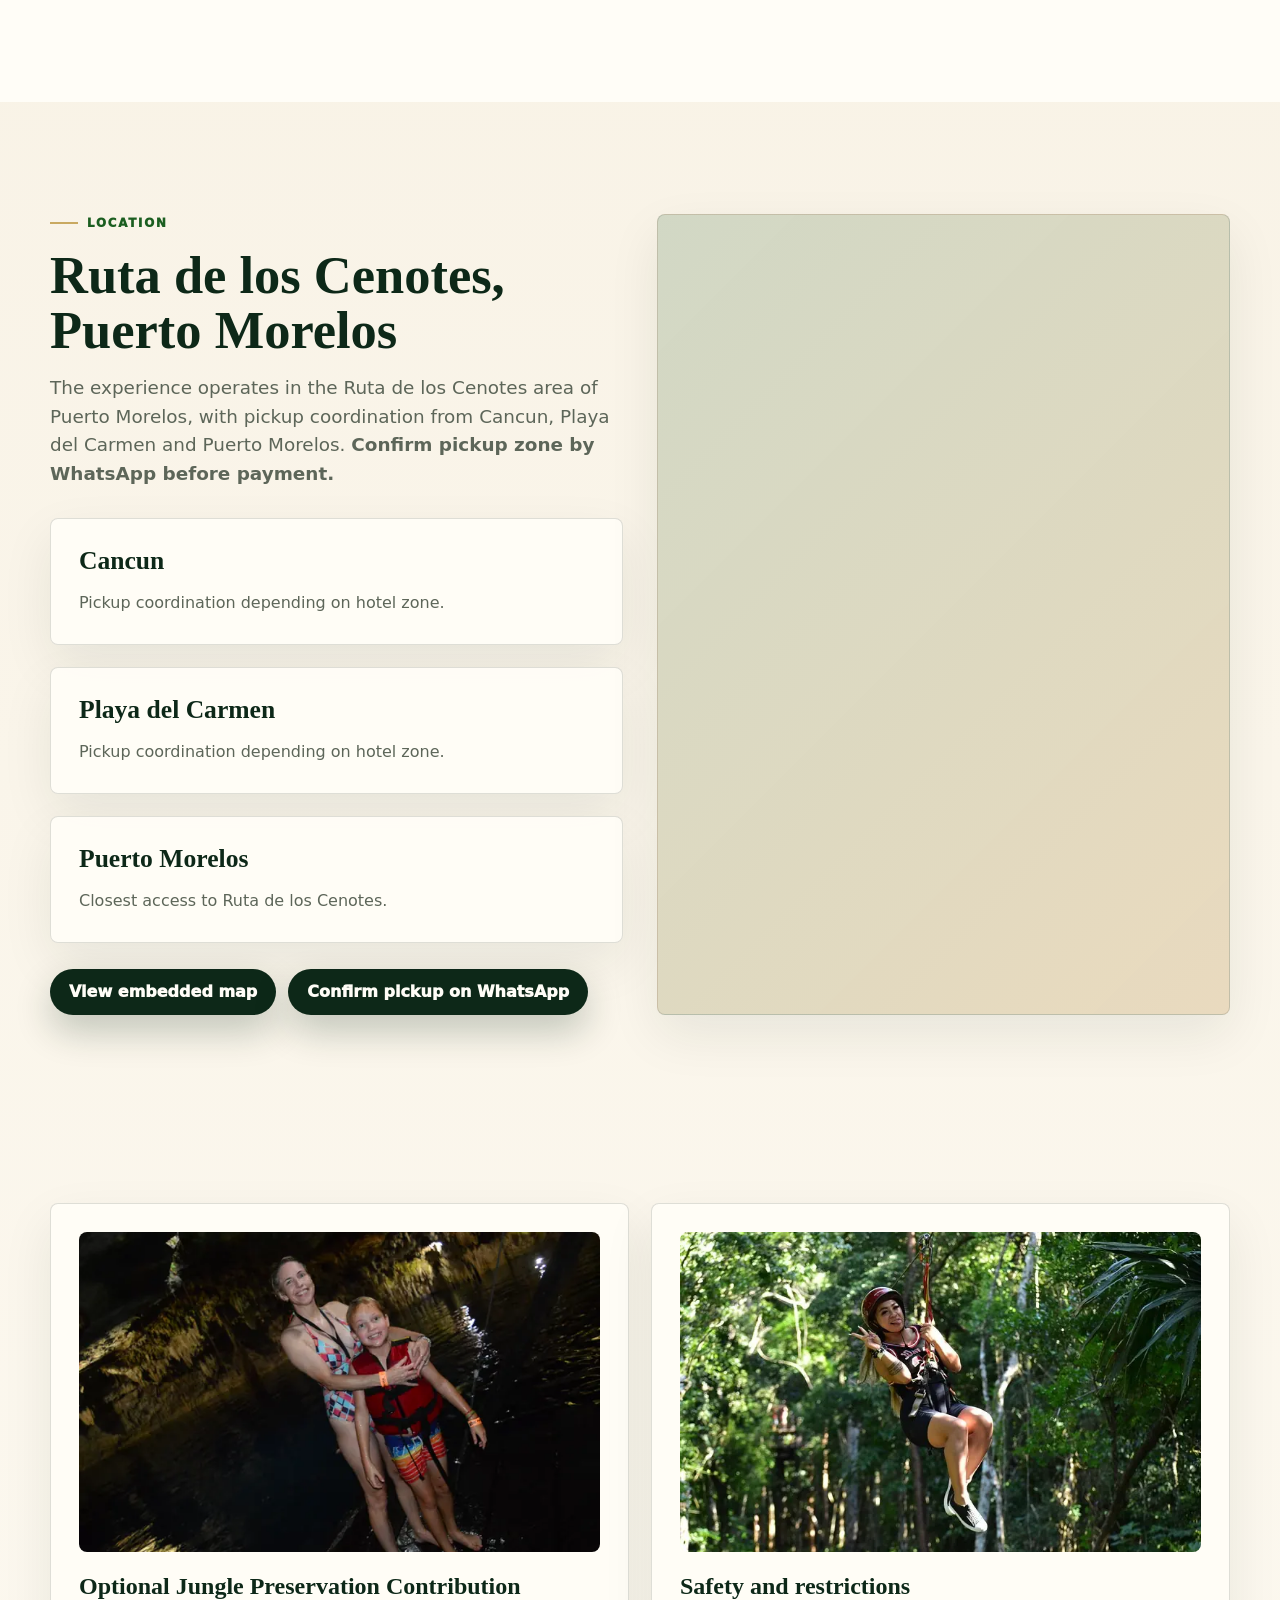
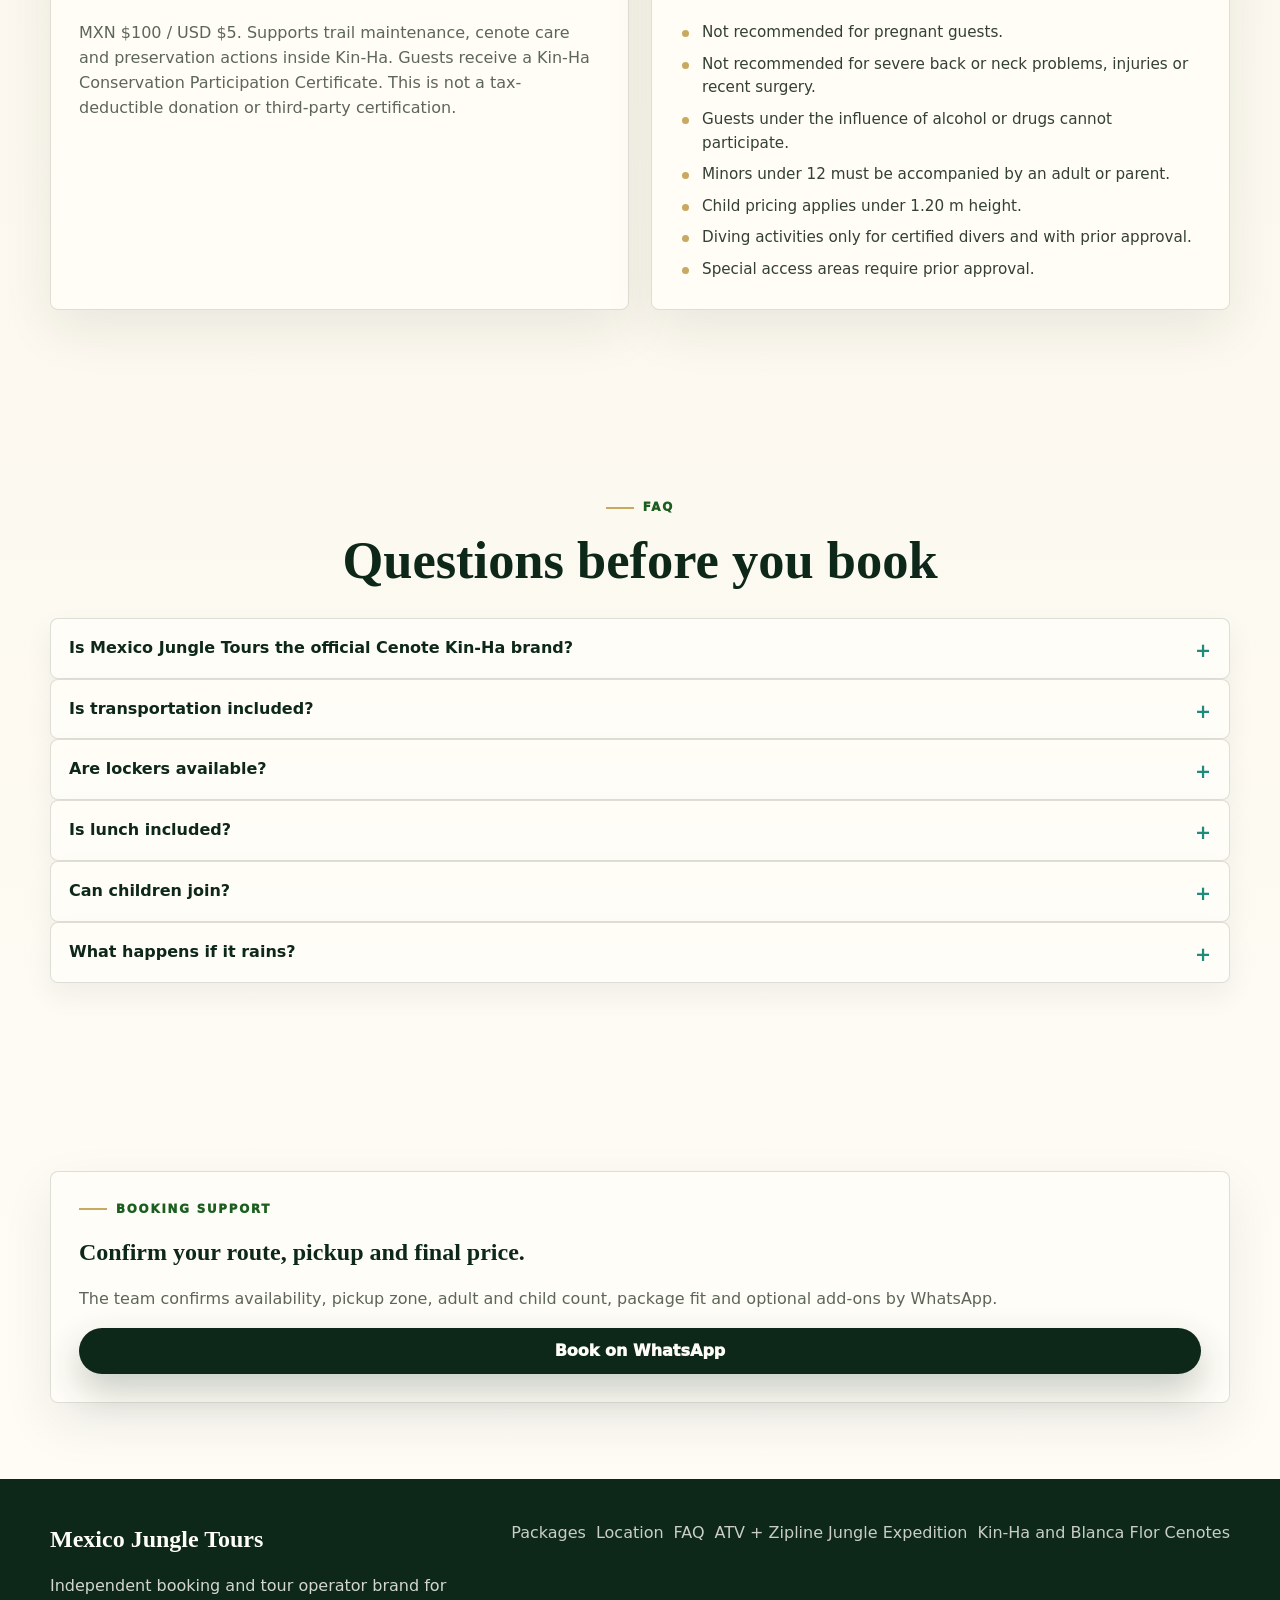
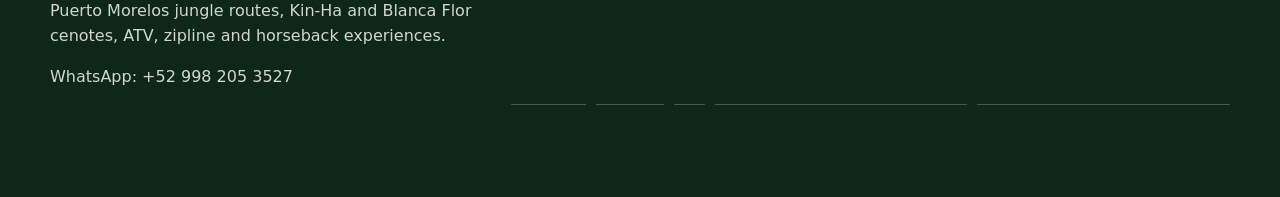
<file: en/index.html>
<!doctype html>
<html lang="en">
<head>
  <meta charset="utf-8">
  <meta name="viewport" content="width=device-width, initial-scale=1">
  <title>Mexico Jungle Tours | ATV, Zipline &amp; Cenote Tours Near Cancun</title>
  <meta name="description" content="Book authentic ATV, zipline, horseback riding and cenote tours in Puerto Morelos with pickup coordination from Cancun, Playa del Carmen and Puerto Morelos.">
  <meta name="robots" content="index,follow">
  <link rel="canonical" href="https://mexicojungletours.com/en/">
  <link rel="alternate" hreflang="en" href="https://mexicojungletours.com/en/">
  <link rel="alternate" hreflang="es-MX" href="https://mexicojungletours.com/es/">
  <link rel="alternate" hreflang="x-default" href="https://mexicojungletours.com/">
  <meta property="og:title" content="Mexico Jungle Tours | ATV, Zipline &amp; Cenote Tours Near Cancun">
  <meta property="og:description" content="Book authentic ATV, zipline, horseback riding and cenote tours in Puerto Morelos with pickup coordination from Cancun, Playa del Carmen and Puerto Morelos.">
  <meta property="og:type" content="website">
  <meta property="og:url" content="https://mexicojungletours.com/en/">
  <meta property="og:image" content="https://mexicojungletours.com/assets/photos/hero-atv-adventure-riviera-maya-1800.webp">
  <meta name="twitter:card" content="summary_large_image">
  <meta name="twitter:title" content="Mexico Jungle Tours | ATV, Zipline &amp; Cenote Tours Near Cancun">
  <meta name="twitter:description" content="Book authentic ATV, zipline, horseback riding and cenote tours in Puerto Morelos with pickup coordination from Cancun, Playa del Carmen and Puerto Morelos.">
  <meta name="twitter:image" content="https://mexicojungletours.com/assets/photos/hero-atv-adventure-riviera-maya-1800.webp">
  <link rel="stylesheet" href="/assets/site.css">
<script type="application/ld+json">{"@context":"https://schema.org","@graph":[{"@type":"Organization","@id":"https://mexicojungletours.com/#organization","name":"Mexico Jungle Tours","url":"https://mexicojungletours.com","telephone":"+52 998 205 3527","description":"Independent booking and tour operator brand for Puerto Morelos jungle routes, Kin-Ha and Blanca Flor cenotes, ATV, zipline and horseback experiences."},{"@type":"LocalBusiness","@id":"https://mexicojungletours.com/#localbusiness","name":"Mexico Jungle Tours","url":"https://mexicojungletours.com","telephone":"+52 998 205 3527","image":"https://mexicojungletours.com/assets/photos/hero-atv-adventure-riviera-maya-1800.webp","address":{"@type":"PostalAddress","addressLocality":"Puerto Morelos","addressRegion":"Quintana Roo","addressCountry":"MX"},"areaServed":["Cancun","Playa del Carmen","Puerto Morelos","Riviera Maya"],"description":"Mexico Jungle Tours is an independent booking and tour operator brand for authentic jungle routes, Kin-Ha and Blanca Flor cenotes, certified bilingual guides, lockers, rest areas, regional Mexican food and pickup coordination."},{"@type":"BreadcrumbList","@id":"https://mexicojungletours.com/en/#breadcrumb","itemListElement":[{"@type":"ListItem","position":1,"name":"Mexico Jungle Tours","item":"https://mexicojungletours.com/en/"}]},{"@type":"FAQPage","@id":"https://mexicojungletours.com/en/#faq","mainEntity":[{"@type":"Question","name":"Is Mexico Jungle Tours the official Cenote Kin-Ha brand?","acceptedAnswer":{"@type":"Answer","text":"No. Mexico Jungle Tours is an independent booking and tour operator brand offering access to authentic jungle routes and cenote experiences, including Kin-Ha and Blanca Flor access."}},{"@type":"Question","name":"Is transportation included?","acceptedAnswer":{"@type":"Answer","text":"Transportation is included in ATV, horseback and signature packages. Confirm your pickup zone before payment."}},{"@type":"Question","name":"Are lockers available?","acceptedAnswer":{"@type":"Answer","text":"Yes, lockers and rest areas are available."}},{"@type":"Question","name":"Is lunch included?","acceptedAnswer":{"@type":"Answer","text":"Regional Mexican lunch or snacks are included depending on the package."}},{"@type":"Question","name":"Can children join?","acceptedAnswer":{"@type":"Answer","text":"Children can join many activities. Minors under 12 must be accompanied by an adult or parent."}},{"@type":"Question","name":"What happens if it rains?","acceptedAnswer":{"@type":"Answer","text":"Light rain can be part of the jungle route. The team confirms weather, safety and schedule changes before the activity."}}]},{"@type":"TouristTrip","@id":"https://mexicojungletours.com/en/puerto-morelos-cenote-tour/#tour","name":"Kin-Ha and Blanca Flor Cenotes","description":"Access to Kin-Ha Cenote + Blanca Flor. Snorkeling and certified guide included.","image":"https://mexicojungletours.com/assets/photos/cenote-blanca-flor-puerto-morelos-1800.webp","touristType":["Adventure travelers","Families","Small groups"],"provider":{"@id":"https://mexicojungletours.com/#organization"},"offers":{"@type":"Offer","name":"Kin-Ha and Blanca Flor Cenotes","priceCurrency":"MXN","price":"500","url":"https://mexicojungletours.com/en/puerto-morelos-cenote-tour/","availability":"https://schema.org/InStock"}},{"@type":"TouristTrip","@id":"https://mexicojungletours.com/en/atv-zipline-cenote-tour-cancun/#tour","name":"ATV + Zipline Jungle Expedition","description":"Jungle ATV route + ziplines + Kin-Ha and Blanca Flor cenote access.","image":"https://mexicojungletours.com/assets/photos/atv-jungle-tour-cancun-riviera-maya-1400.webp","touristType":["Adventure travelers","Families","Small groups"],"provider":{"@id":"https://mexicojungletours.com/#organization"},"offers":{"@type":"Offer","name":"ATV + Zipline Jungle Expedition","priceCurrency":"MXN","price":"1200","url":"https://mexicojungletours.com/en/atv-zipline-cenote-tour-cancun/","availability":"https://schema.org/InStock"}},{"@type":"TouristTrip","@id":"https://mexicojungletours.com/en/horseback-riding-cenote-tour-puerto-morelos/#tour","name":"Horseback Riding & Cenotes","description":"Horseback riding through jungle trails + cenote access.","image":"https://mexicojungletours.com/assets/photos/horseback-riding-puerto-morelos-jungle-trail-1800.webp","touristType":["Adventure travelers","Families","Small groups"],"provider":{"@id":"https://mexicojungletours.com/#organization"},"offers":{"@type":"Offer","name":"Horseback Riding & Cenotes","priceCurrency":"MXN","price":"1200","url":"https://mexicojungletours.com/en/horseback-riding-cenote-tour-puerto-morelos/","availability":"https://schema.org/InStock"}},{"@type":"TouristTrip","@id":"https://mexicojungletours.com/en/ruta-de-los-cenotes-puerto-morelos/#tour","name":"Kin-Ha Signature Experience","description":"Kin-Ha Cenote + Blanca Flor Cenote + ATV route + regional lunch + transportation.","image":"https://mexicojungletours.com/assets/photos/zipline-over-cenote-water-kinha-1124.webp","touristType":["Adventure travelers","Families","Small groups"],"provider":{"@id":"https://mexicojungletours.com/#organization"},"offers":{"@type":"Offer","name":"Kin-Ha Signature Experience","priceCurrency":"MXN","price":"1400","url":"https://mexicojungletours.com/en/ruta-de-los-cenotes-puerto-morelos/","availability":"https://schema.org/InStock"}}]}</script>
</head>
<body>
<header class="site-header">
    <div class="header-inner">
      <a class="brand" href="/en/" aria-label="Mexico Jungle Tours">
        <strong>Mexico Jungle Tours</strong>
        <span>Independent booking operator</span>
      </a>
      <nav class="desktop-nav" aria-label="Primary navigation">
        <a href="/en/#experiences">Experiences</a>
        <a href="/en/#packages">Packages</a>
        <a href="/en/#location">Location</a>
        <a href="/en/#faq">FAQ</a>
        <a class="js-wa" data-message-en="Hi, I&#39;m interested in booking a Mexico Jungle Tours cenote and jungle experience. Can you confirm availability, pickup and pricing?" href="https://wa.me/529982053527" target="_blank" rel="noopener noreferrer">WhatsApp</a>
        <a class="nav-book js-wa" data-message-en="Hi, I&#39;m interested in booking a Mexico Jungle Tours cenote and jungle experience. Can you confirm availability, pickup and pricing?" href="https://wa.me/529982053527" target="_blank" rel="noopener noreferrer">Book</a>
      </nav>
      <div class="language-links" aria-label="Language">
        <a class="lang-link is-active" href="/en/" hreflang="en">EN</a>
        <a class="lang-link " href="/es/" hreflang="es-MX">ES</a>
      </div>
    </div>
    <nav class="mobile-nav" aria-label="Mobile navigation">
      <a href="/en/#experiences">Experiences</a>
      <a href="/en/#packages">Packages</a>
      <a href="/en/#location">Location</a>
      <a href="/en/#faq">FAQ</a>
      <a class="js-wa" data-message-en="Hi, I&#39;m interested in booking a Mexico Jungle Tours cenote and jungle experience. Can you confirm availability, pickup and pricing?" href="https://wa.me/529982053527" target="_blank" rel="noopener noreferrer">WhatsApp</a>
    </nav>
  </header>

<main>
<section class="hero">
    <div class="hero-grid">
      <div class="hero-copy">
        <span class="eyebrow">Puerto Morelos jungle route</span>
        <h1>Authentic Jungle Tours Near Cancun</h1>
        <p class="subhead">ATV routes, ziplines, horseback riding and natural cenotes in Puerto Morelos, with pickup coordination from Cancun, Playa del Carmen and Puerto Morelos.</p>
        <p>Mexico Jungle Tours is an independent booking and tour operator brand for authentic jungle routes, Kin-Ha and Blanca Flor cenotes, certified bilingual guides, lockers, rest areas, regional Mexican food and pickup coordination.</p>
        <div class="price-cue">From MXN $500 / USD $30</div>
        <div class="hero-actions">
          <a class="btn btn-primary js-wa" data-message-en="Hi, I&#39;m interested in booking a Mexico Jungle Tours cenote and jungle experience. Can you confirm availability, pickup and pricing?" href="https://wa.me/529982053527" target="_blank" rel="noopener noreferrer">Book on WhatsApp</a>
          <a class="btn btn-secondary" href="#packages">View Packages</a>
        </div>
      </div>
      <div class="hero-media">
        <img src="/assets/photos/hero-atv-adventure-riviera-maya-1800.webp" srcset="/assets/photos/hero-atv-adventure-riviera-maya-640.webp 640w, /assets/photos/hero-atv-adventure-riviera-maya-960.webp 960w, /assets/photos/hero-atv-adventure-riviera-maya-1400.webp 1400w, /assets/photos/hero-atv-adventure-riviera-maya-1800.webp 1800w" sizes="(max-width: 979px) calc(100vw - 32px), 48vw" width="1800" height="1200" alt="Helmeted guests riding an ATV through the Puerto Morelos jungle near Cancun" fetchpriority="high" loading="eager" decoding="async">
        <div class="hero-note"><strong>Natural cenotes and real Puerto Morelos jungle setting</strong><span>Clean booking flow with pickup coordination before payment.</span></div>
      </div>
    </div>
  </section>
      <section class="value-strip"><div class="container"><div class="value-grid"><span>Independent tour operator</span><span>Small-group routes</span><span>Certified bilingual guides</span><span>Kin-Ha and Blanca Flor access</span><span>Regional lunch depending on package</span><span>Confirm pickup before payment</span></div></div></section>
      <section class="section" id="packages">
    <div class="container">
      <div class="section-head">
        <span class="eyebrow">Packages</span>
        <h2>Choose the route that fits your day.</h2>
        <p>Compare cenote access, ATV, zipline and horseback options, then confirm availability directly on WhatsApp.</p>
      </div>
      <div class="filters" role="group" aria-label="Packages">
    <button class="filter-btn is-active" type="button" data-filter="all">All</button>
    <button class="filter-btn" type="button" data-filter="cenotes">Cenotes</button>
    <button class="filter-btn" type="button" data-filter="atv">ATV + Zipline</button>
    <button class="filter-btn" type="button" data-filter="horseback">Horseback</button>
    <button class="filter-btn" type="button" data-filter="signature">Signature</button>
  </div>
      <div class="packages-grid"><article class="package-card" data-route="cenotes">
    <a class="package-image" href="/en/puerto-morelos-cenote-tour/"><img src="/assets/photos/cenote-blanca-flor-puerto-morelos-1800.webp" srcset="/assets/photos/cenote-blanca-flor-puerto-morelos-640.webp 640w, /assets/photos/cenote-blanca-flor-puerto-morelos-960.webp 960w, /assets/photos/cenote-blanca-flor-puerto-morelos-1400.webp 1400w, /assets/photos/cenote-blanca-flor-puerto-morelos-1800.webp 1800w" sizes="(max-width: 720px) 100vw, (max-width: 1180px) 50vw, 380px" width="1800" height="1200" alt="Natural freshwater at Kin-Ha Cenote on Ruta de los Cenotes in Puerto Morelos" loading="lazy" decoding="async"></a>
    <div class="package-body">
      <span class="package-kicker">Cenotes</span>
      <h3><a href="/en/puerto-morelos-cenote-tour/">Kin-Ha and Blanca Flor Cenotes</a></h3>
      <p>Access to Kin-Ha Cenote + Blanca Flor. Snorkeling and certified guide included.</p>

      <div class="price-grid">
        <div class="price-cell"><span>Adult</span><strong>MXN $500 / USD $30</strong></div>
        <div class="price-cell"><span>Child</span><strong>MXN $300 / USD $20</strong></div>
      </div>
      <p class="note">Child pricing applies under 1.20 m height.</p>
      <div><p class="mini-label">Includes</p><ul class="check-list"><li>Kin-Ha access</li><li>Blanca Flor access</li><li>Snorkeling</li><li>Certified guide</li><li>Lockers available</li><li>Rest areas</li></ul></div>

      <a class="btn btn-primary js-wa" data-message-en="Hi, I&#39;m interested in booking Kin-Ha and Blanca Flor Cenotes. Can you confirm availability, pickup and final price?" href="https://wa.me/529982053527" target="_blank" rel="noopener noreferrer">Ask about this package</a>
    </div>
  </article><article class="package-card" data-route="atv">
    <a class="package-image" href="/en/atv-zipline-cenote-tour-cancun/"><img src="/assets/photos/atv-jungle-tour-cancun-riviera-maya-1400.webp" srcset="/assets/photos/atv-jungle-tour-cancun-riviera-maya-640.webp 640w, /assets/photos/atv-jungle-tour-cancun-riviera-maya-960.webp 960w, /assets/photos/atv-jungle-tour-cancun-riviera-maya-1400.webp 1400w" sizes="(max-width: 720px) 100vw, (max-width: 1180px) 50vw, 380px" width="1400" height="933" alt="ATV riders splashing through the Kin-Ha jungle route near Puerto Morelos" loading="lazy" decoding="async"></a>
    <div class="package-body">
      <span class="package-kicker">ATV + Zipline</span>
      <h3><a href="/en/atv-zipline-cenote-tour-cancun/">ATV + Zipline Jungle Expedition</a></h3>
      <p>Jungle ATV route + ziplines + Kin-Ha and Blanca Flor cenote access.</p>
      <p class="note">Duration: approximately 4 hours.</p>
      <div class="price-grid">
        <div class="price-cell"><span>Adult</span><strong>MXN $1,200 / USD $70</strong></div>
        <div class="price-cell"><span>Child</span><strong>MXN $700 / USD $40</strong></div>
      </div>
      <p class="note">Child pricing applies under 1.20 m height.</p>
      <div><p class="mini-label">Includes</p><ul class="check-list"><li>Round-trip transportation</li><li>Certified bilingual guide</li><li>ATV route approx. 30 minutes</li><li>Zipline route approx. 30 minutes</li><li>Cenote swim approx. 60 minutes</li><li>Safety equipment</li><li>Regional Mexican lunch/snacks</li><li>Lockers and rest areas</li></ul></div>
      <div><p class="mini-label">Optional</p><ul class="plain-list"><li>Horseback add-on MXN $200 / USD $12</li><li>Optional preservation contribution MXN $100 / USD $5</li></ul></div>
      <a class="btn btn-primary js-wa" data-message-en="Hi, I&#39;m interested in booking ATV + Zipline Jungle Expedition. Can you confirm availability, pickup and final price?" href="https://wa.me/529982053527" target="_blank" rel="noopener noreferrer">Book ATV + Zipline</a>
    </div>
  </article><article class="package-card" data-route="horseback">
    <a class="package-image" href="/en/horseback-riding-cenote-tour-puerto-morelos/"><img src="/assets/photos/horseback-riding-puerto-morelos-jungle-trail-1800.webp" srcset="/assets/photos/horseback-riding-puerto-morelos-jungle-trail-640.webp 640w, /assets/photos/horseback-riding-puerto-morelos-jungle-trail-960.webp 960w, /assets/photos/horseback-riding-puerto-morelos-jungle-trail-1400.webp 1400w, /assets/photos/horseback-riding-puerto-morelos-jungle-trail-1800.webp 1800w" sizes="(max-width: 720px) 100vw, (max-width: 1180px) 50vw, 380px" width="1800" height="1197" alt="Horseback riding on shaded jungle trails near Puerto Morelos cenotes" loading="lazy" decoding="async"></a>
    <div class="package-body">
      <span class="package-kicker">Horseback</span>
      <h3><a href="/en/horseback-riding-cenote-tour-puerto-morelos/">Horseback Riding &amp; Cenotes</a></h3>
      <p>Horseback riding through jungle trails + cenote access.</p>

      <div class="price-grid">
        <div class="price-cell"><span>Adult</span><strong>MXN $1,200 / USD $70</strong></div>
        <div class="price-cell"><span>Child</span><strong>MXN $700 / USD $40</strong></div>
      </div>
      <p class="note">Child pricing applies under 1.20 m height.</p>
      <div><p class="mini-label">Includes</p><ul class="check-list"><li>Round-trip transportation</li><li>Horseback riding</li><li>Cenote access</li><li>Certified guide</li><li>Regional Mexican lunch</li><li>Lockers</li><li>Rest areas</li></ul></div>

      <a class="btn btn-primary js-wa" data-message-en="Hi, I&#39;m interested in booking Horseback Riding &amp; Cenotes. Can you confirm availability, pickup and final price?" href="https://wa.me/529982053527" target="_blank" rel="noopener noreferrer">Book Horseback &amp; Cenotes</a>
    </div>
  </article><article class="package-card" data-route="signature">
    <a class="package-image" href="/en/ruta-de-los-cenotes-puerto-morelos/"><img src="/assets/photos/zipline-over-cenote-water-kinha-1124.webp" srcset="/assets/photos/zipline-over-cenote-water-kinha-640.webp 640w, /assets/photos/zipline-over-cenote-water-kinha-960.webp 960w, /assets/photos/zipline-over-cenote-water-kinha-1124.webp 1124w" sizes="(max-width: 720px) 100vw, (max-width: 1180px) 50vw, 380px" width="1124" height="750" alt="Zipline over cenote water on the Kin-Ha jungle route" loading="lazy" decoding="async"></a>
    <div class="package-body">
      <span class="package-kicker">Signature</span>
      <h3><a href="/en/ruta-de-los-cenotes-puerto-morelos/">Kin-Ha Signature Experience</a></h3>
      <p>Kin-Ha Cenote + Blanca Flor Cenote + ATV route + regional lunch + transportation.</p>

      <div class="price-grid">
        <div class="price-cell"><span>Adult</span><strong>MXN $1,400 / USD $85</strong></div>
        <div class="price-cell"><span>Child</span><strong>MXN $800 / USD $50</strong></div>
      </div>
      <p class="note">Child pricing applies under 1.20 m height.</p>
      <div><p class="mini-label">Includes</p><ul class="check-list"><li>Round-trip transportation</li><li>Kin-Ha Cenote</li><li>Blanca Flor Cenote</li><li>ATV route</li><li>Certified guide</li><li>Regional Mexican lunch</li><li>Lockers</li><li>Rest areas</li></ul></div>
      <div><p class="mini-label">Optional</p><ul class="plain-list"><li>Preservation contribution MXN $100 / USD $5</li></ul></div>
      <a class="btn btn-primary js-wa" data-message-en="Hi, I&#39;m interested in booking Kin-Ha Signature Experience. Can you confirm availability, pickup and final price?" href="https://wa.me/529982053527" target="_blank" rel="noopener noreferrer">Book Kin-Ha Signature</a>
    </div>
  </article></div>
    </div>
  </section>
      <section class="section contrast" id="experiences">
    <div class="container">
      <div class="section-head">
        <span class="eyebrow">Differentiators</span>
        <h2>Why This Route Feels Different</h2>
        <p>A long-standing family-owned jungle property with more than 15 years of local history and one of the established cenote experiences in the Ruta de los Cenotes area.</p>
      </div>
      <div class="diff-grid"><article class="diff-card"><h3>Natural cenote setting</h3><p>Kin-Ha and Blanca Flor offer freshwater access surrounded by jungle and limestone formations.</p></article><article class="diff-card"><h3>Deep freshwater systems</h3><p>Kin-Ha is known locally for varied depth zones of approximately 30, 40 and up to 70 meters. Diving-related activities require certified divers and prior approval.</p></article><article class="diff-card"><h3>Blanca Flor platforms</h3><p>Blanca Flor is known as a place where experienced jumpers and professional athletes practice from different platforms, including high platforms up to approximately 14 meters.</p></article><article class="diff-card"><h3>Special access areas</h3><p>Fatima is a special-access area with unique water conditions and may be considered only for approved private or corporate groups.</p></article><article class="diff-card"><h3>Small-group jungle rhythm</h3><p>The route is designed to feel personal, guided and connected to the land.</p></article></div>
    </div>
  </section>
      <section class="section-tight">
    <div class="container">
      <div class="section-head"><span class="eyebrow">Compare</span><h2>Compare packages</h2></div>
      <div class="compare-wrap">
        <table class="compare-table">
          <thead><tr><th>Package</th><th>Cenotes</th><th>ATV</th><th>Zipline</th><th>Horseback</th><th>Regional lunch</th><th>Transportation</th><th>Adult</th><th>Child</th></tr></thead>
          <tbody><tr><td><a href="/en/puerto-morelos-cenote-tour/">Kin-Ha and Blanca Flor Cenotes</a></td><td>Yes</td><td>No</td><td>No</td><td>No</td><td>No</td><td>Confirm</td><td>MXN $500 / USD $30</td><td>MXN $300 / USD $20</td></tr><tr><td><a href="/en/atv-zipline-cenote-tour-cancun/">ATV + Zipline Jungle Expedition</a></td><td>Yes</td><td>Yes</td><td>Yes</td><td>Optional</td><td>Yes</td><td>Yes</td><td>MXN $1,200 / USD $70</td><td>MXN $700 / USD $40</td></tr><tr><td><a href="/en/horseback-riding-cenote-tour-puerto-morelos/">Horseback Riding &amp; Cenotes</a></td><td>Yes</td><td>No</td><td>No</td><td>Yes</td><td>Yes</td><td>Yes</td><td>MXN $1,200 / USD $70</td><td>MXN $700 / USD $40</td></tr><tr><td><a href="/en/ruta-de-los-cenotes-puerto-morelos/">Kin-Ha Signature Experience</a></td><td>Yes</td><td>Yes</td><td>No</td><td>No</td><td>Yes</td><td>Yes</td><td>MXN $1,400 / USD $85</td><td>MXN $800 / USD $50</td></tr></tbody>
        </table>
      </div>
    </div>
  </section>
      <section class="section visual-band">
    <div class="container">
      <div class="section-head">
        <span class="eyebrow">Real route images</span>
        <h2>Real cenotes, real jungle, clear booking.</h2>
        <p>Freshwater cenotes, limestone walls, ATV splash, zipline platforms, horseback trails and family moments on the Puerto Morelos route.</p>
      </div>
      <div class="gallery"><figure><img src="/assets/photos/hero-atv-adventure-riviera-maya-1800.webp" srcset="/assets/photos/hero-atv-adventure-riviera-maya-640.webp 640w, /assets/photos/hero-atv-adventure-riviera-maya-960.webp 960w, /assets/photos/hero-atv-adventure-riviera-maya-1400.webp 1400w, /assets/photos/hero-atv-adventure-riviera-maya-1800.webp 1800w" sizes="(max-width: 720px) 100vw, (max-width: 1180px) 50vw, 380px" width="1800" height="1200" alt="Helmeted guests riding an ATV through the Puerto Morelos jungle" loading="lazy" decoding="async"><figcaption>ATV jungle tour near Cancun and Riviera Maya</figcaption></figure><figure><img src="/assets/photos/cenote-blanca-flor-puerto-morelos-1800.webp" srcset="/assets/photos/cenote-blanca-flor-puerto-morelos-640.webp 640w, /assets/photos/cenote-blanca-flor-puerto-morelos-960.webp 960w, /assets/photos/cenote-blanca-flor-puerto-morelos-1400.webp 1400w, /assets/photos/cenote-blanca-flor-puerto-morelos-1800.webp 1800w" sizes="(max-width: 720px) 100vw, (max-width: 1180px) 50vw, 380px" width="1800" height="1200" alt="Blanca Flor cenote experience near Cancun and Puerto Morelos" loading="lazy" decoding="async"><figcaption>Blanca Flor cenote water and limestone walls</figcaption></figure><figure><img src="/assets/photos/cenote-kinha-ruta-de-los-cenotes-1800.webp" srcset="/assets/photos/cenote-kinha-ruta-de-los-cenotes-640.webp 640w, /assets/photos/cenote-kinha-ruta-de-los-cenotes-960.webp 960w, /assets/photos/cenote-kinha-ruta-de-los-cenotes-1400.webp 1400w, /assets/photos/cenote-kinha-ruta-de-los-cenotes-1800.webp 1800w" sizes="(max-width: 720px) 100vw, (max-width: 1180px) 50vw, 380px" width="1800" height="1197" alt="Guests swimming in Kin-Ha Cenote near Puerto Morelos" loading="lazy" decoding="async"><figcaption>Kin-Ha cenote immersion</figcaption></figure><figure><img src="/assets/photos/zipline-over-cenote-water-kinha-1124.webp" srcset="/assets/photos/zipline-over-cenote-water-kinha-640.webp 640w, /assets/photos/zipline-over-cenote-water-kinha-960.webp 960w, /assets/photos/zipline-over-cenote-water-kinha-1124.webp 1124w" sizes="(max-width: 720px) 100vw, (max-width: 1180px) 50vw, 380px" width="1124" height="750" alt="Zipline adventure at Kin-Ha jungle park over cenote water" loading="lazy" decoding="async"><figcaption>Zipline over cenote water</figcaption></figure><figure><img src="/assets/photos/horseback-riding-puerto-morelos-jungle-trail-1800.webp" srcset="/assets/photos/horseback-riding-puerto-morelos-jungle-trail-640.webp 640w, /assets/photos/horseback-riding-puerto-morelos-jungle-trail-960.webp 960w, /assets/photos/horseback-riding-puerto-morelos-jungle-trail-1400.webp 1400w, /assets/photos/horseback-riding-puerto-morelos-jungle-trail-1800.webp 1800w" sizes="(max-width: 720px) 100vw, (max-width: 1180px) 50vw, 380px" width="1800" height="1197" alt="Horseback riding tour through the Puerto Morelos jungle" loading="lazy" decoding="async"><figcaption>Horseback route through shaded jungle trails</figcaption></figure><figure><img src="/assets/photos/atv-jungle-tour-cancun-riviera-maya-1400.webp" srcset="/assets/photos/atv-jungle-tour-cancun-riviera-maya-640.webp 640w, /assets/photos/atv-jungle-tour-cancun-riviera-maya-960.webp 960w, /assets/photos/atv-jungle-tour-cancun-riviera-maya-1400.webp 1400w" sizes="(max-width: 720px) 100vw, (max-width: 1180px) 50vw, 380px" width="1400" height="933" alt="ATV riders crossing water on the Kin-Ha jungle route near Puerto Morelos" loading="lazy" decoding="async"><figcaption>ATV route with real jungle terrain</figcaption></figure><figure><img src="/assets/photos/kinha-cenote-jumping-puerto-morelos-1400.webp" srcset="/assets/photos/kinha-cenote-jumping-puerto-morelos-640.webp 640w, /assets/photos/kinha-cenote-jumping-puerto-morelos-960.webp 960w, /assets/photos/kinha-cenote-jumping-puerto-morelos-1400.webp 1400w" sizes="(max-width: 720px) 100vw, (max-width: 1180px) 50vw, 380px" width="1400" height="1050" alt="Guest jumping into a Kin-Ha cenote in Puerto Morelos" loading="lazy" decoding="async"><figcaption>Cenote jump on the Kin-Ha route</figcaption></figure><figure><img src="/assets/photos/guided-zipline-helmet-kinha-safety-720.webp" srcset="/assets/photos/guided-zipline-helmet-kinha-safety-480.webp 480w, /assets/photos/guided-zipline-helmet-kinha-safety-720.webp 720w" sizes="(max-width: 720px) 100vw, (max-width: 1180px) 50vw, 380px" width="720" height="480" alt="Helmeted guest with guide support on the Kin-Ha zipline route" loading="lazy" decoding="async"><figcaption>Helmet, guide support and zipline briefing</figcaption></figure><figure><img src="/assets/photos/family-zipline-jungle-riviera-maya-1800.webp" srcset="/assets/photos/family-zipline-jungle-riviera-maya-640.webp 640w, /assets/photos/family-zipline-jungle-riviera-maya-960.webp 960w, /assets/photos/family-zipline-jungle-riviera-maya-1400.webp 1400w, /assets/photos/family-zipline-jungle-riviera-maya-1800.webp 1800w" sizes="(max-width: 720px) 100vw, (max-width: 1180px) 50vw, 380px" width="1800" height="1200" alt="Family zipline moment in the Riviera Maya jungle near Puerto Morelos" loading="lazy" decoding="async"><figcaption>Family zipline moment in the Riviera Maya jungle</figcaption></figure><figure><img src="/assets/photos/family-kinha-sign-ruta-de-los-cenotes-720.webp" srcset="/assets/photos/family-kinha-sign-ruta-de-los-cenotes-480.webp 480w, /assets/photos/family-kinha-sign-ruta-de-los-cenotes-720.webp 720w" sizes="(max-width: 720px) 100vw, (max-width: 1180px) 50vw, 380px" width="720" height="480" alt="Family at the Kin-Ha sign on Ruta de los Cenotes" loading="lazy" decoding="async"><figcaption>Family arrival at the Kin-Ha letters</figcaption></figure><figure><img src="/assets/photos/zip-line-adventure-kinha-jungle-1800.webp" srcset="/assets/photos/zip-line-adventure-kinha-jungle-640.webp 640w, /assets/photos/zip-line-adventure-kinha-jungle-960.webp 960w, /assets/photos/zip-line-adventure-kinha-jungle-1400.webp 1400w, /assets/photos/zip-line-adventure-kinha-jungle-1800.webp 1800w" sizes="(max-width: 720px) 100vw, (max-width: 1180px) 50vw, 380px" width="1800" height="1200" alt="Zipline route through the Kin-Ha jungle near Puerto Morelos" loading="lazy" decoding="async"><figcaption>Zipline route through jungle canopy</figcaption></figure><figure><img src="/assets/photos/kinha-couple-jumping-cenote-puerto-morelos-640.webp" srcset="/assets/photos/kinha-couple-jumping-cenote-puerto-morelos-480.webp 480w, /assets/photos/kinha-couple-jumping-cenote-puerto-morelos-640.webp 640w" sizes="(max-width: 720px) 100vw, (max-width: 1180px) 50vw, 380px" width="640" height="960" alt="Guests jumping into a Kin-Ha cenote near Puerto Morelos" loading="lazy" decoding="async"><figcaption>Guests jumping into a Kin-Ha cenote</figcaption></figure></div>
    </div>
  </section>
      <section class="section" id="location">
    <div class="container">
      <div class="map-layout">
        <div>
          <div class="section-head">
            <span class="eyebrow">Location</span>
            <h2>Ruta de los Cenotes, Puerto Morelos</h2>
            <p>The experience operates in the Ruta de los Cenotes area of Puerto Morelos, with pickup coordination from Cancun, Playa del Carmen and Puerto Morelos. <strong>Confirm pickup zone by WhatsApp before payment.</strong></p>
          </div>
          <div class="location-grid">
            <article class="location-card"><h3>Cancun</h3><p>Pickup coordination depending on hotel zone.</p></article>
            <article class="location-card"><h3>Playa del Carmen</h3><p>Pickup coordination depending on hotel zone.</p></article>
            <article class="location-card"><h3>Puerto Morelos</h3><p>Closest access to Ruta de los Cenotes.</p></article>
          </div>
          <div class="button-row">
            <button class="btn btn-primary" type="button" id="load-map">View embedded map</button>
            <a class="btn btn-primary js-wa" data-message-en="Hi, I&#39;m interested in a Mexico Jungle Tours experience. Can you confirm the pickup zone before payment?" href="https://wa.me/529982053527" target="_blank" rel="noopener noreferrer">Confirm pickup on WhatsApp</a>
          </div>
        </div>
        <div class="map-card" id="map-card" data-map-loaded="false">
          <div class="map-intro">
            <strong>Embedded map loads only when needed</strong>
            <p>This keeps the site fast while keeping the route easy to plan.</p>
            <button class="btn btn-primary" type="button" data-map-trigger>View embedded map</button>
          </div>
        </div>
      </div>
    </div>
  </section>
      <section class="section-tight">
    <div class="container">
      <div class="info-grid">
        <article class="info-card media-card">
          <figure><img src="/assets/photos/cenote-kinha-ruta-de-los-cenotes-1800.webp" srcset="/assets/photos/cenote-kinha-ruta-de-los-cenotes-640.webp 640w, /assets/photos/cenote-kinha-ruta-de-los-cenotes-960.webp 960w, /assets/photos/cenote-kinha-ruta-de-los-cenotes-1400.webp 1400w, /assets/photos/cenote-kinha-ruta-de-los-cenotes-1800.webp 1800w" sizes="(max-width: 720px) 100vw, 560px" width="1800" height="1197" alt="Natural jungle and cenote environment at Kin-Ha near Puerto Morelos" loading="lazy" decoding="async"></figure>
          <h2>Optional Jungle Preservation Contribution</h2>
          <p>MXN $100 / USD $5. Supports trail maintenance, cenote care and preservation actions inside Kin-Ha. Guests receive a Kin-Ha Conservation Participation Certificate. This is not a tax-deductible donation or third-party certification.</p>
        </article>
        <article class="info-card media-card">
          <figure><img src="/assets/photos/guided-zipline-helmet-kinha-safety-720.webp" srcset="/assets/photos/guided-zipline-helmet-kinha-safety-480.webp 480w, /assets/photos/guided-zipline-helmet-kinha-safety-720.webp 720w" sizes="(max-width: 720px) 100vw, 560px" width="720" height="480" alt="Helmeted zipline guest with guide support on the Kin-Ha route" loading="lazy" decoding="async"></figure>
          <h2>Safety and restrictions</h2>
          <ul class="plain-list"><li>Not recommended for pregnant guests.</li><li>Not recommended for severe back or neck problems, injuries or recent surgery.</li><li>Guests under the influence of alcohol or drugs cannot participate.</li><li>Minors under 12 must be accompanied by an adult or parent.</li><li>Child pricing applies under 1.20 m height.</li><li>Diving activities only for certified divers and with prior approval.</li><li>Special access areas require prior approval.</li></ul>
        </article>
      </div>
    </div>
  </section>
      <section class="section" id="faq">
    <div class="container">
      <div class="section-head center"><span class="eyebrow">FAQ</span><h2>Questions before you book</h2></div>
      <div class="faq-list"><details><summary>Is Mexico Jungle Tours the official Cenote Kin-Ha brand?</summary><p>No. Mexico Jungle Tours is an independent booking and tour operator brand offering access to authentic jungle routes and cenote experiences, including Kin-Ha and Blanca Flor access.</p></details><details><summary>Is transportation included?</summary><p>Transportation is included in ATV, horseback and signature packages. Confirm your pickup zone before payment.</p></details><details><summary>Are lockers available?</summary><p>Yes, lockers and rest areas are available.</p></details><details><summary>Is lunch included?</summary><p>Regional Mexican lunch or snacks are included depending on the package.</p></details><details><summary>Can children join?</summary><p>Children can join many activities. Minors under 12 must be accompanied by an adult or parent.</p></details><details><summary>What happens if it rains?</summary><p>Light rain can be part of the jungle route. The team confirms weather, safety and schedule changes before the activity.</p></details></div>
    </div>
  </section>
      <section class="section-tight">
    <div class="container">
      <div class="booking-card">
        <span class="eyebrow">Booking support</span>
        <h2>Confirm your route, pickup and final price.</h2>
        <p>The team confirms availability, pickup zone, adult and child count, package fit and optional add-ons by WhatsApp.</p>
        <a class="btn btn-primary js-wa" data-message-en="Hi, I&#39;m interested in booking a Mexico Jungle Tours cenote and jungle experience. Can you confirm availability, pickup and pricing?" href="https://wa.me/529982053527" target="_blank" rel="noopener noreferrer">Book on WhatsApp</a>
      </div>
    </div>
  </section>
</main>
<footer class="site-footer">
    <div class="container footer-grid">
      <div>
        <strong>Mexico Jungle Tours</strong>
        <p>Independent booking and tour operator brand for Puerto Morelos jungle routes, Kin-Ha and Blanca Flor cenotes, ATV, zipline and horseback experiences.</p>
        <p>WhatsApp: +52 998 205 3527</p>
      </div>
      <div class="footer-links">
        <a href="/en/#packages">Packages</a>
        <a href="/en/#location">Location</a>
        <a href="/en/#faq">FAQ</a>
        <a href="/en/atv-zipline-cenote-tour-cancun/">ATV + Zipline Jungle Expedition</a>
        <a href="/en/puerto-morelos-cenote-tour/">Kin-Ha and Blanca Flor Cenotes</a>
      </div>
    </div>
  </footer>
  <a class="floating-wa js-wa" data-message-en="Hi, I&#39;m interested in booking a Mexico Jungle Tours cenote and jungle experience. Can you confirm availability, pickup and pricing?" href="https://wa.me/529982053527" target="_blank" rel="noopener noreferrer" aria-label="WhatsApp">WA</a>
  <div class="mobile-booking-bar" role="navigation" aria-label="Mobile booking shortcuts">
    <a class="btn btn-primary js-wa" data-message-en="Hi, I&#39;m interested in booking a Mexico Jungle Tours cenote and jungle experience. Can you confirm availability, pickup and pricing?" href="https://wa.me/529982053527" target="_blank" rel="noopener noreferrer">WhatsApp</a>
    <a class="btn btn-secondary" href="/en/#packages">Packages</a>
  </div>
<script src="/assets/site.js" defer></script>
</body>
</html>
</file>
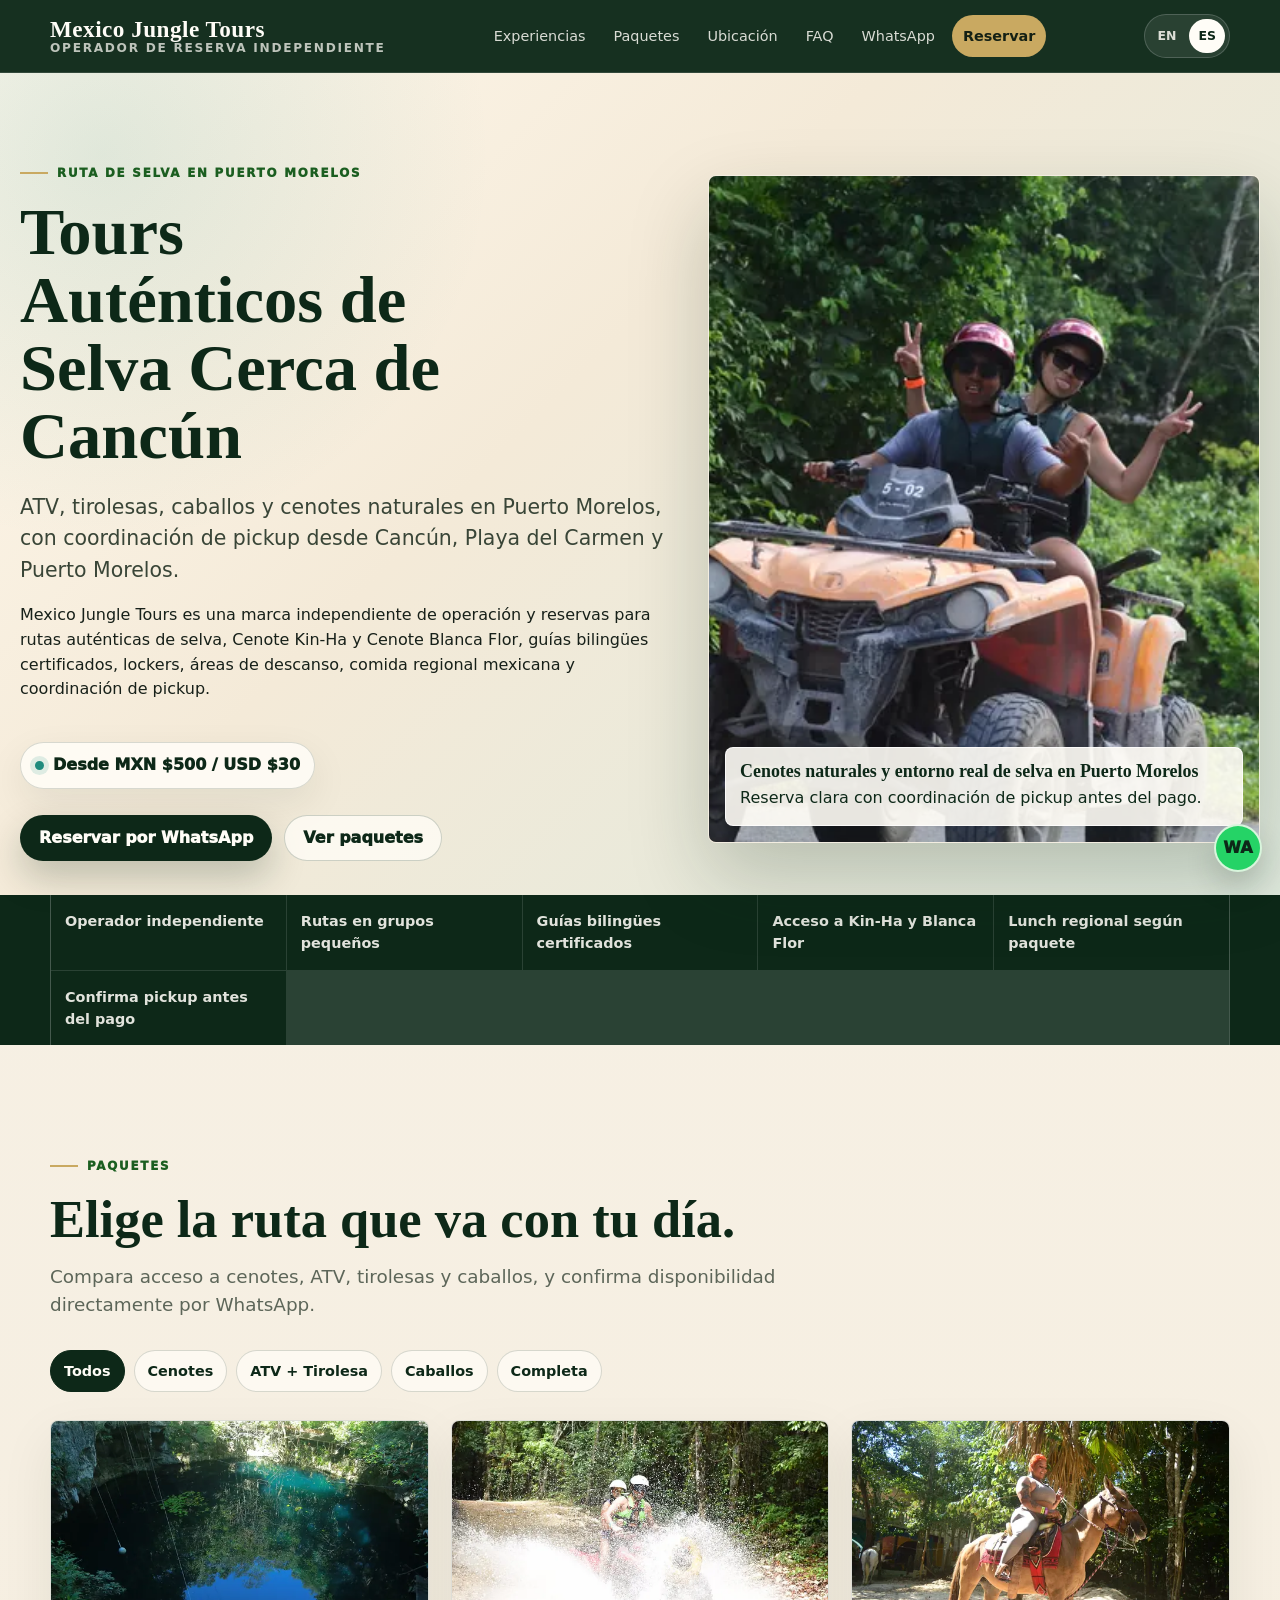
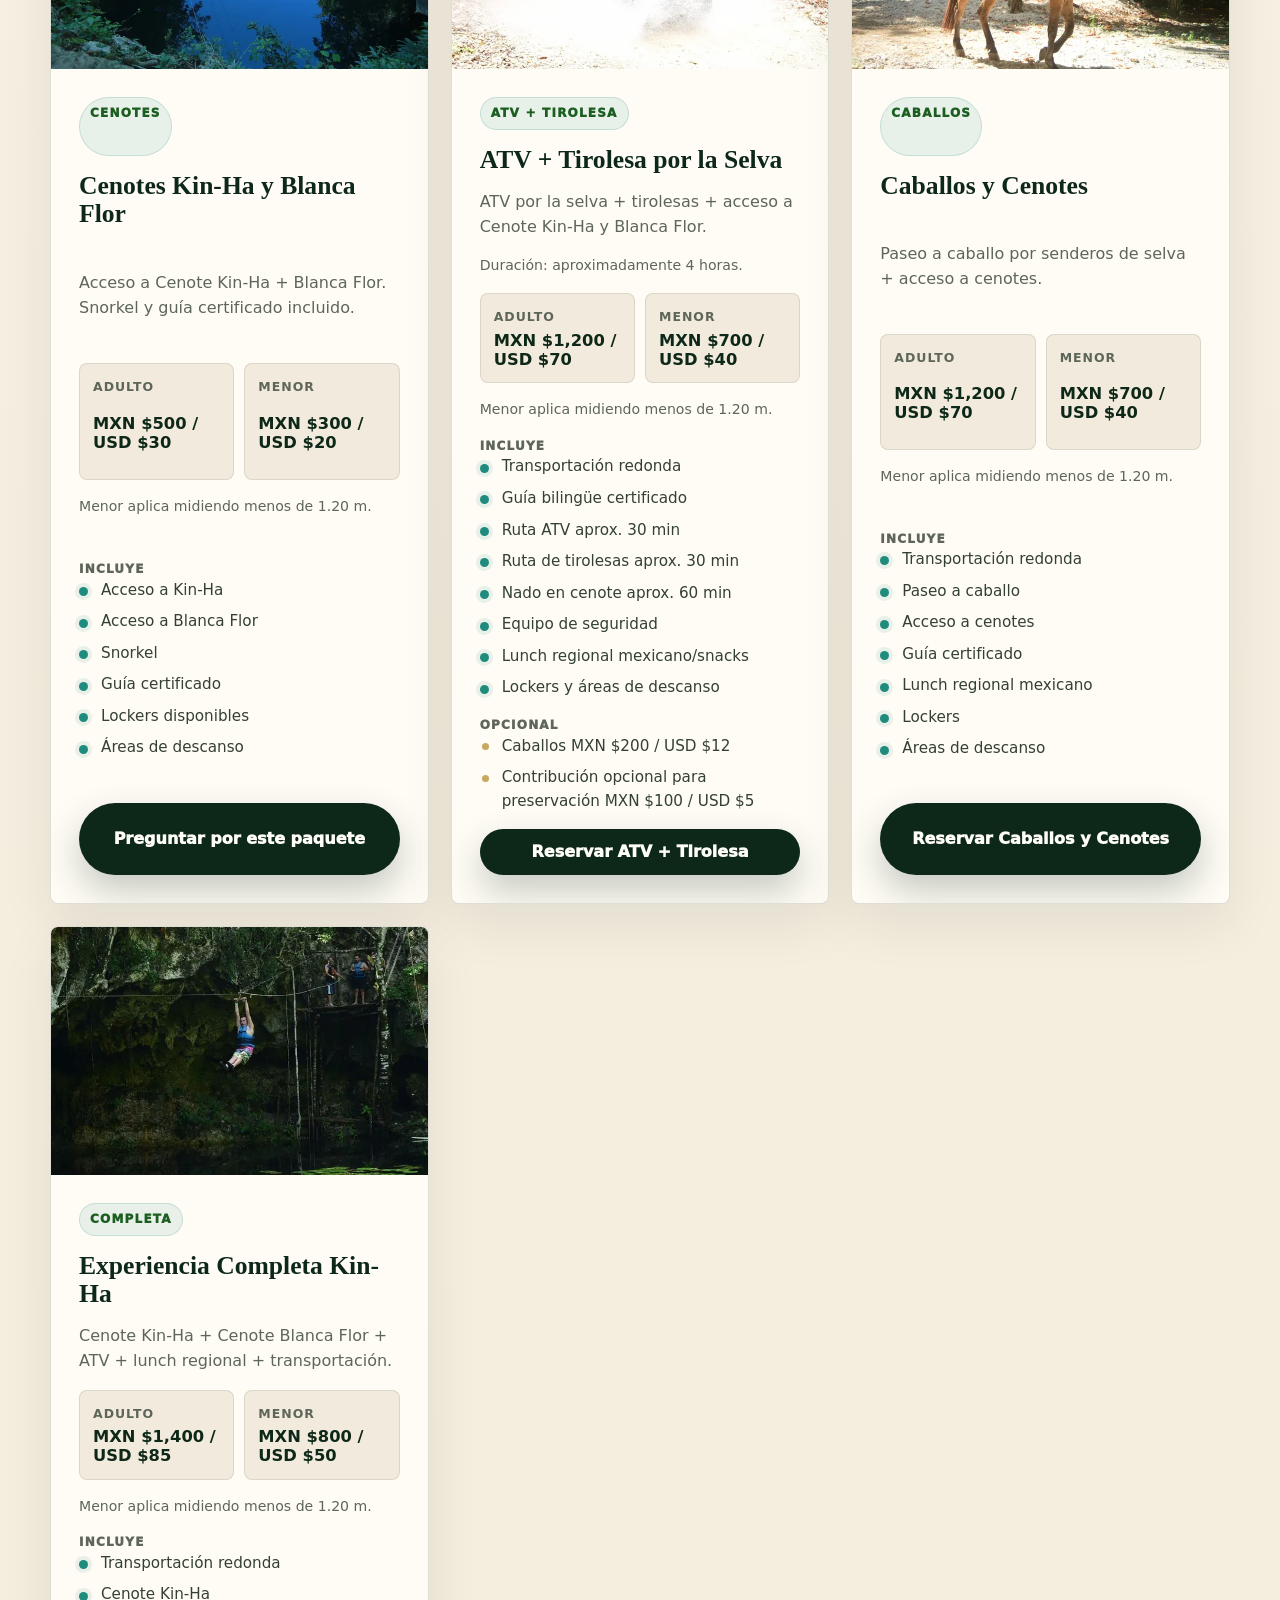
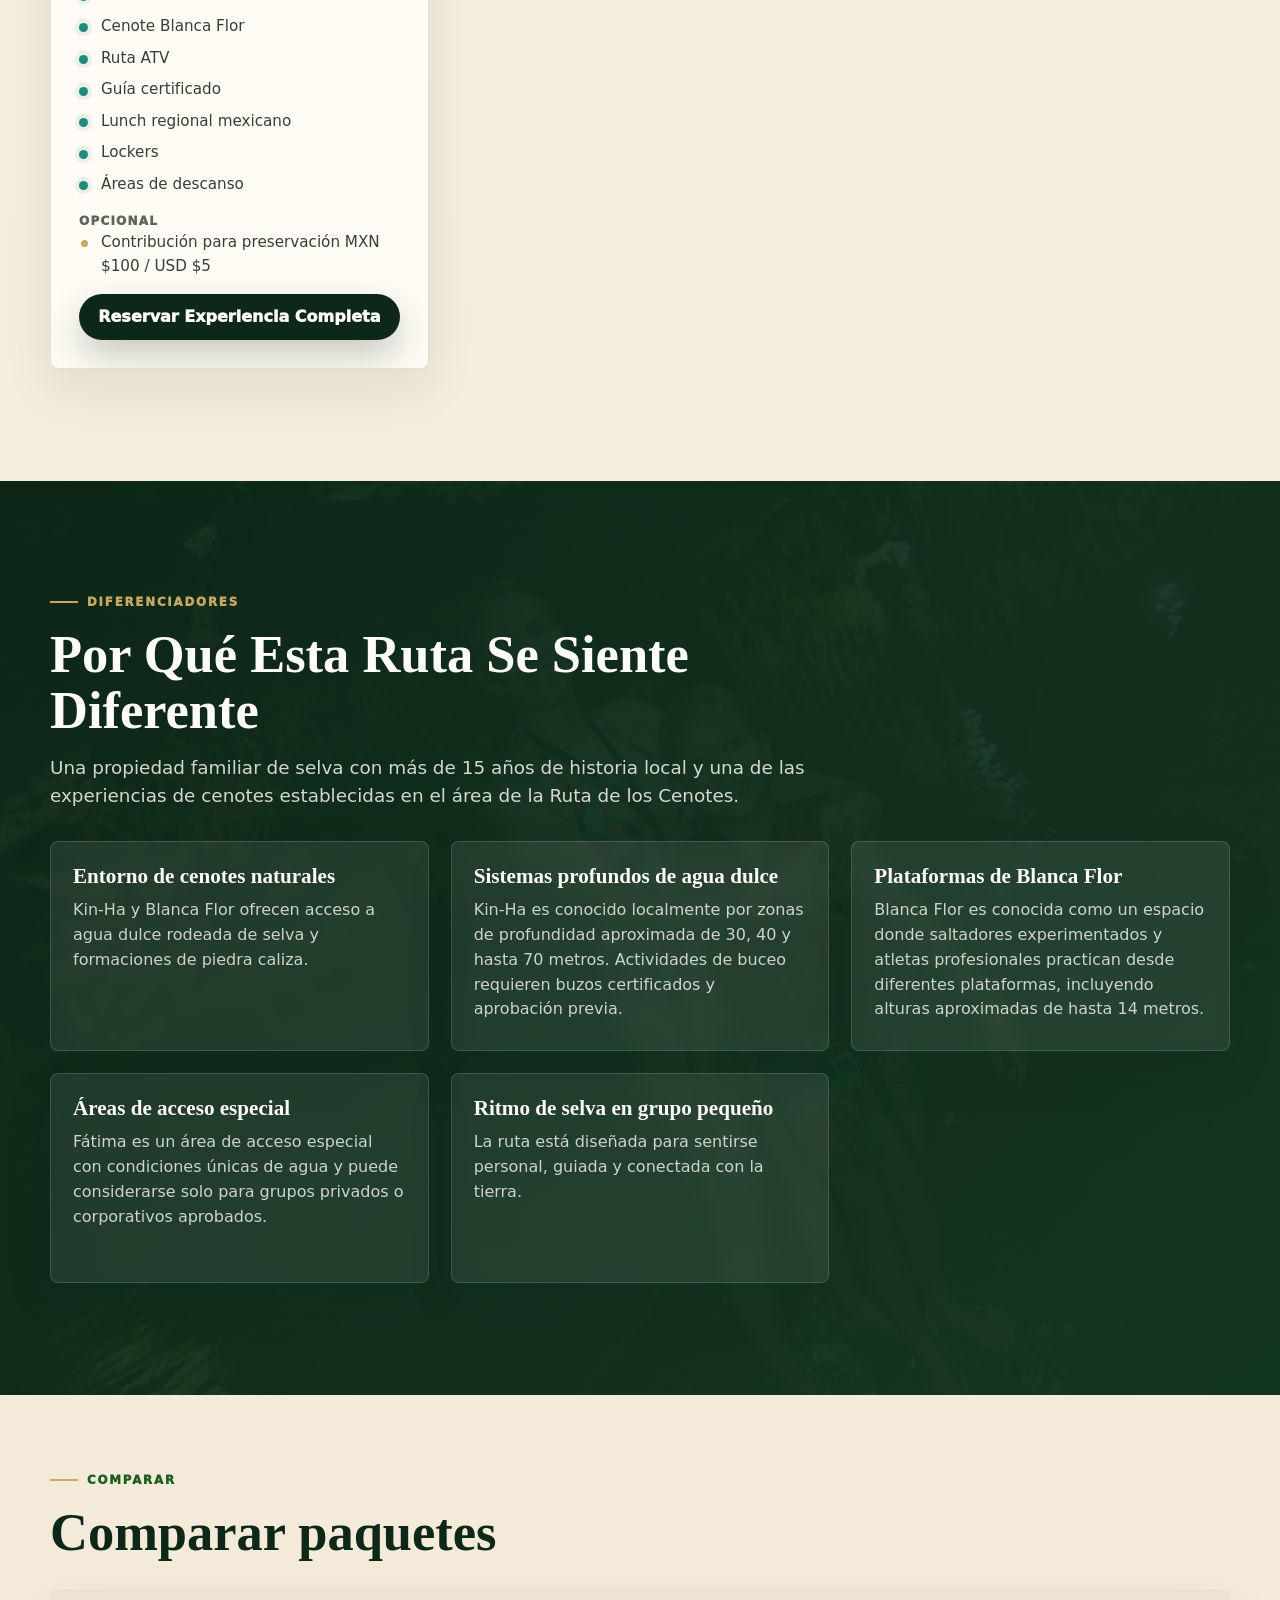
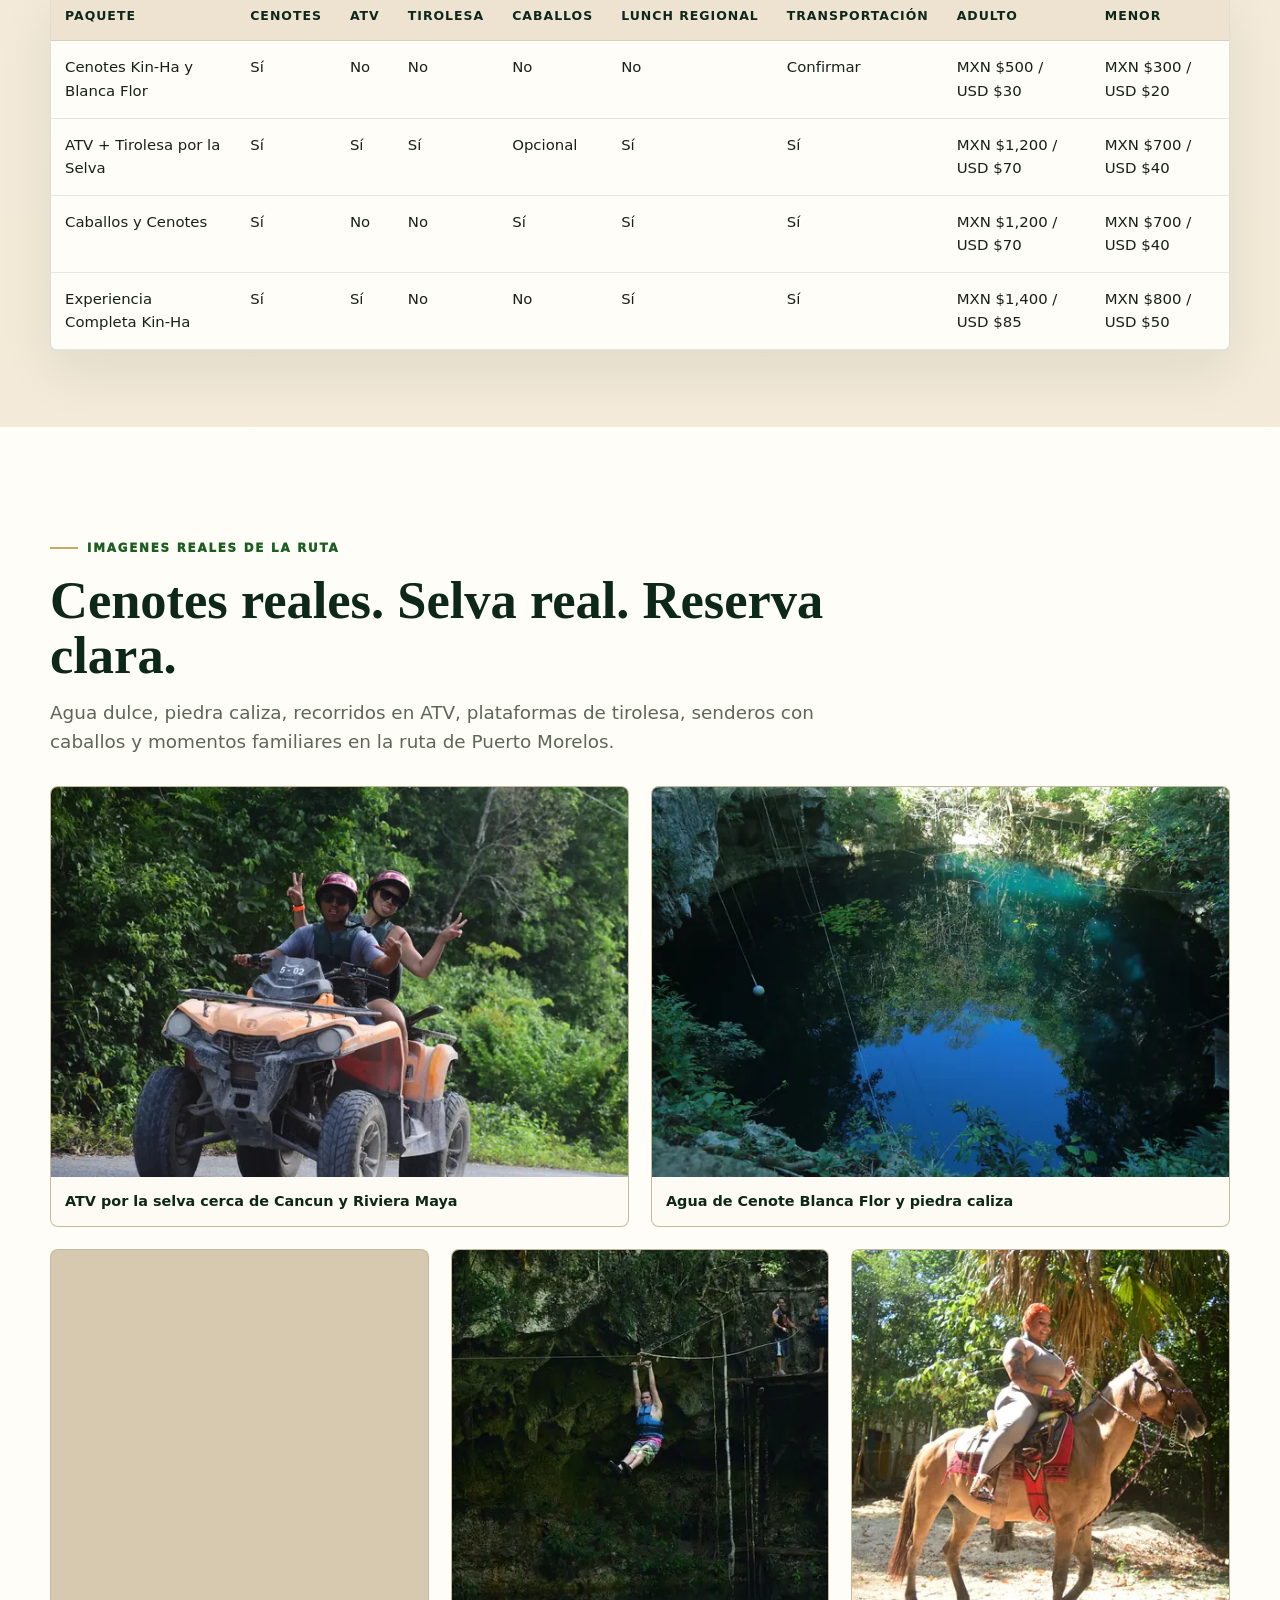
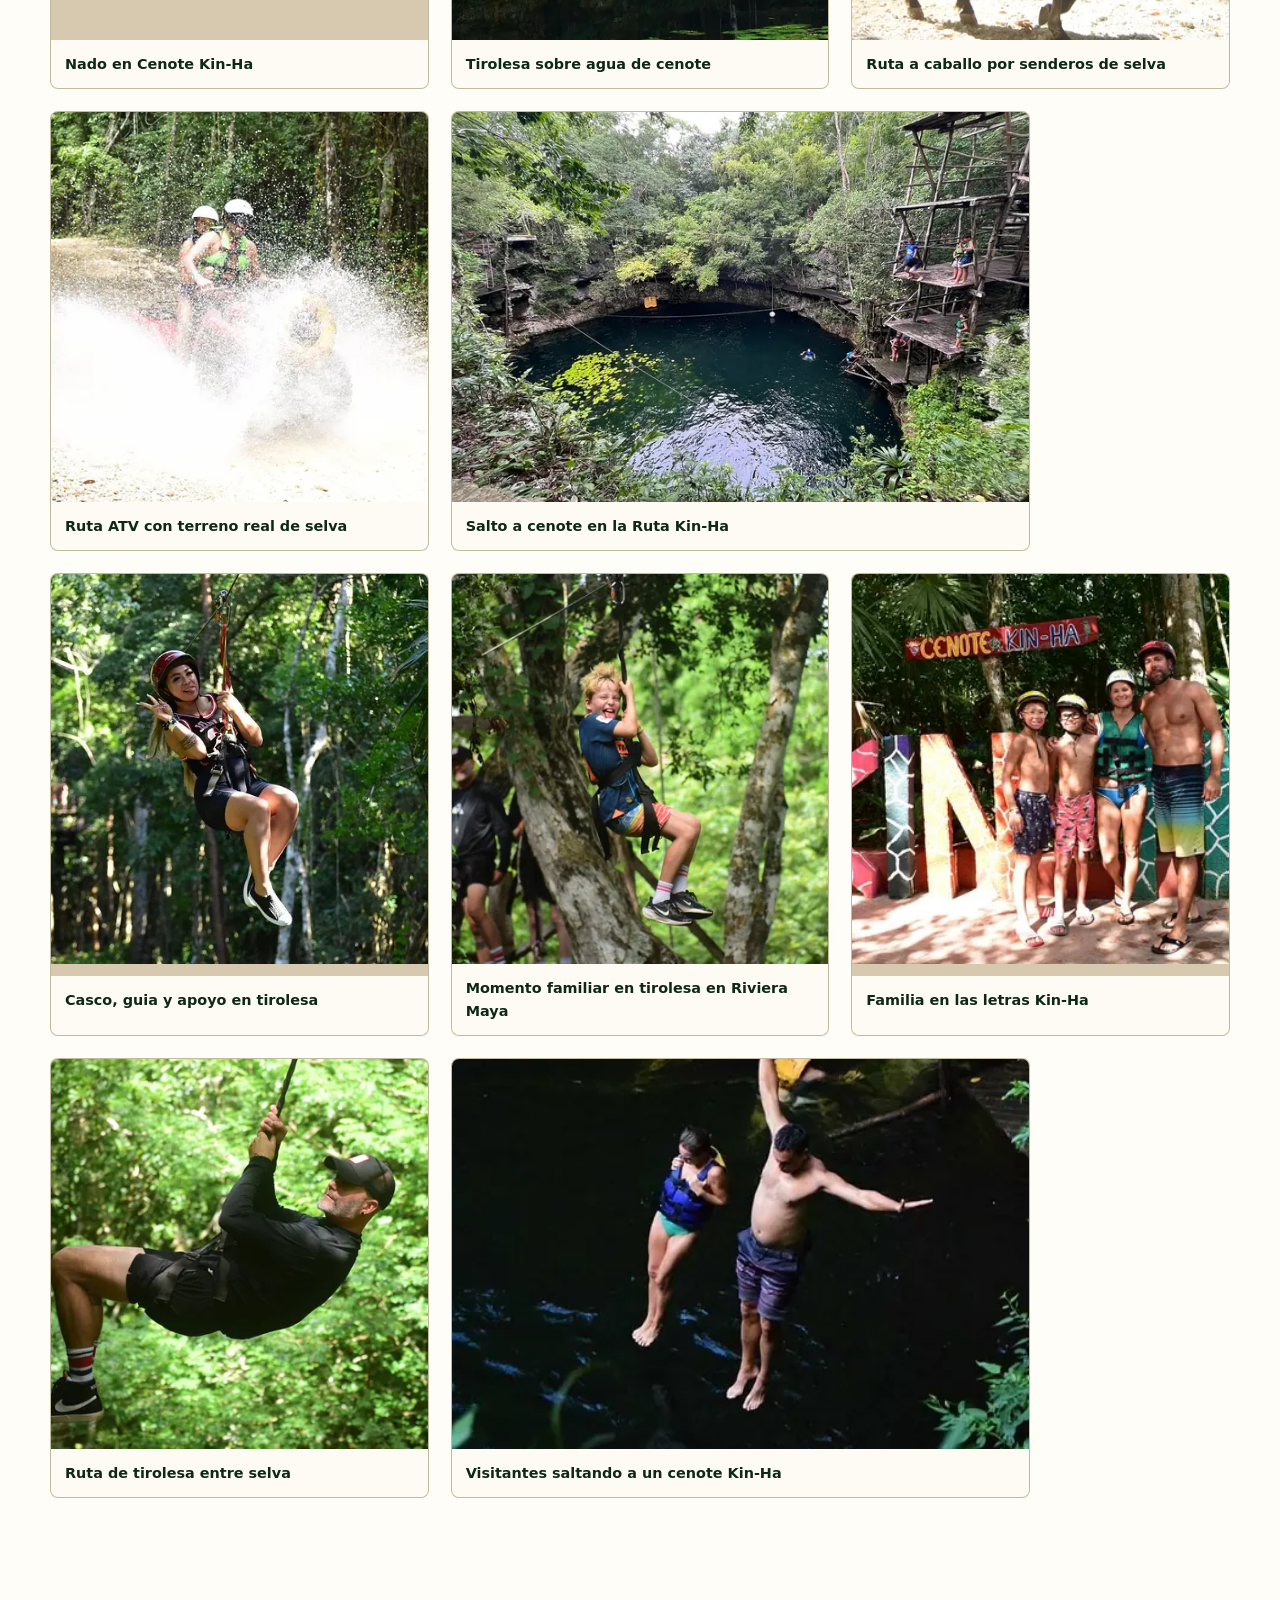
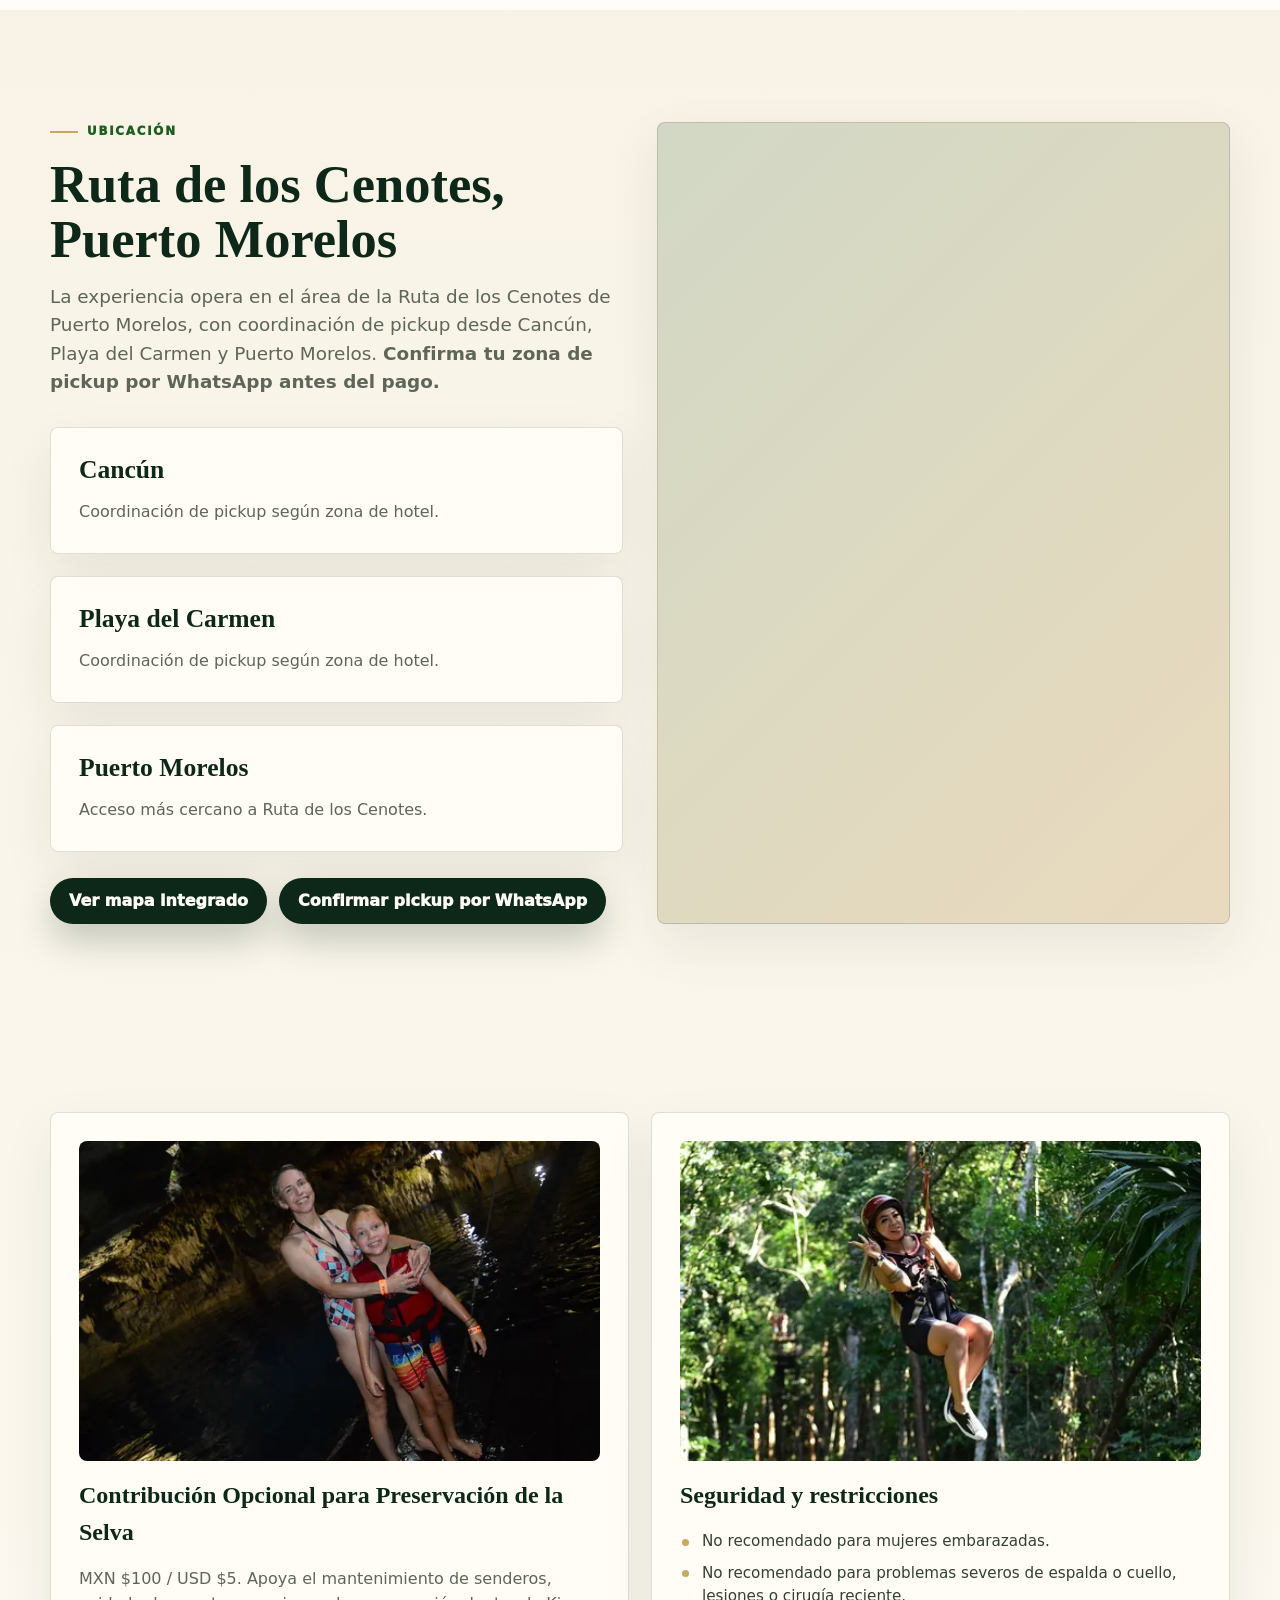
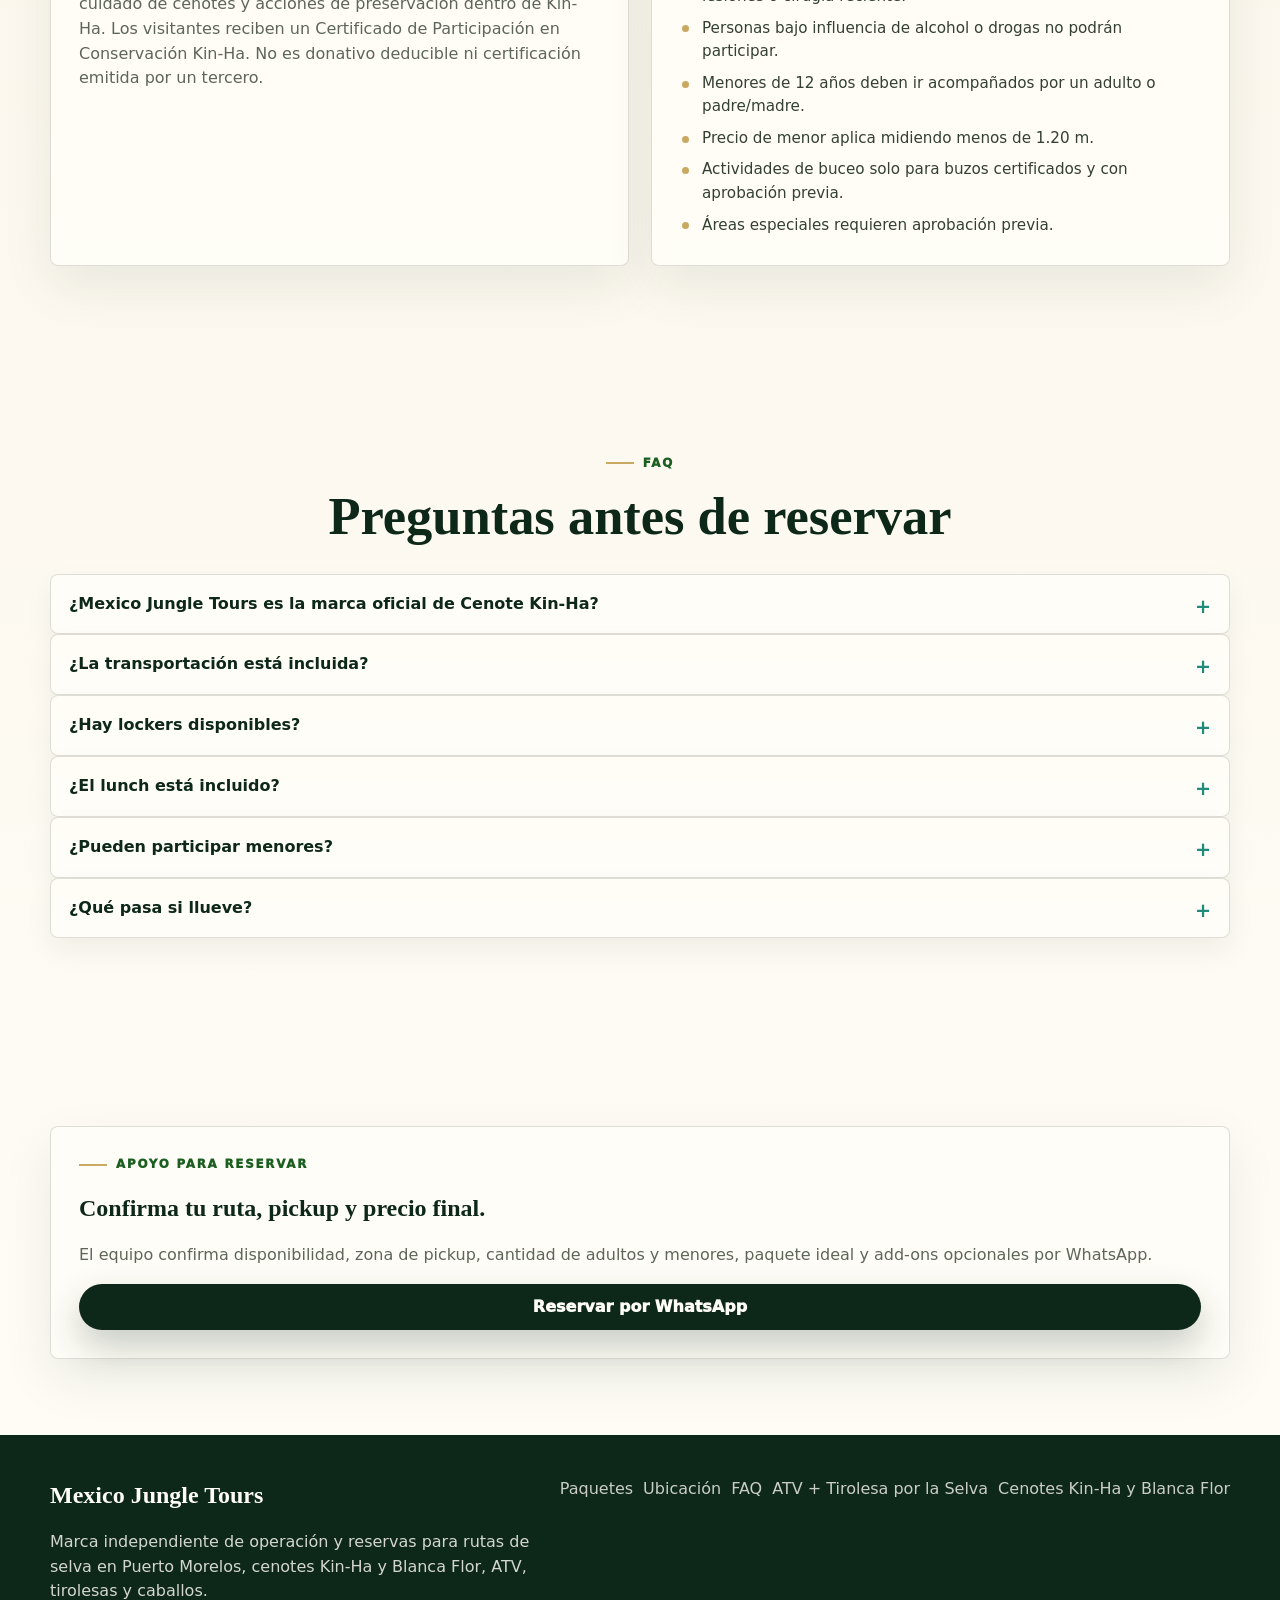
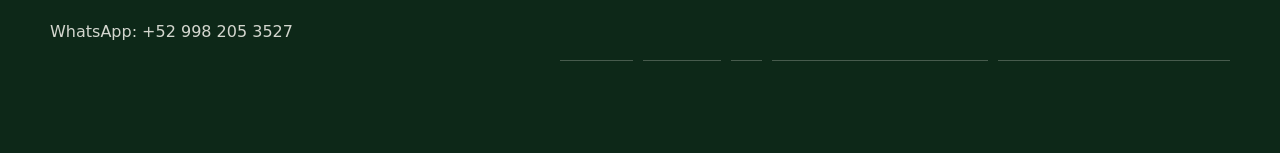
<file: es/index.html>
<!doctype html>
<html lang="es-MX">
<head>
  <meta charset="utf-8">
  <meta name="viewport" content="width=device-width, initial-scale=1">
  <title>Mexico Jungle Tours | ATV, Tirolesas y Cenotes Cerca de Cancún</title>
  <meta name="description" content="Reserva tours auténticos de ATV, tirolesas, caballos y cenotes en Puerto Morelos con coordinación de pickup desde Cancún, Playa del Carmen y Puerto Morelos.">
  <meta name="robots" content="index,follow">
  <link rel="canonical" href="https://mexicojungletours.com/es/">
  <link rel="alternate" hreflang="en" href="https://mexicojungletours.com/en/">
  <link rel="alternate" hreflang="es-MX" href="https://mexicojungletours.com/es/">
  <link rel="alternate" hreflang="x-default" href="https://mexicojungletours.com/">
  <meta property="og:title" content="Mexico Jungle Tours | ATV, Tirolesas y Cenotes Cerca de Cancún">
  <meta property="og:description" content="Reserva tours auténticos de ATV, tirolesas, caballos y cenotes en Puerto Morelos con coordinación de pickup desde Cancún, Playa del Carmen y Puerto Morelos.">
  <meta property="og:type" content="website">
  <meta property="og:url" content="https://mexicojungletours.com/es/">
  <meta property="og:image" content="https://mexicojungletours.com/assets/photos/hero-atv-adventure-riviera-maya-1800.webp">
  <meta name="twitter:card" content="summary_large_image">
  <meta name="twitter:title" content="Mexico Jungle Tours | ATV, Tirolesas y Cenotes Cerca de Cancún">
  <meta name="twitter:description" content="Reserva tours auténticos de ATV, tirolesas, caballos y cenotes en Puerto Morelos con coordinación de pickup desde Cancún, Playa del Carmen y Puerto Morelos.">
  <meta name="twitter:image" content="https://mexicojungletours.com/assets/photos/hero-atv-adventure-riviera-maya-1800.webp">
  <link rel="stylesheet" href="/assets/site.css">
<script type="application/ld+json">{"@context":"https://schema.org","@graph":[{"@type":"Organization","@id":"https://mexicojungletours.com/#organization","name":"Mexico Jungle Tours","url":"https://mexicojungletours.com","telephone":"+52 998 205 3527","description":"Marca independiente de operación y reservas para rutas de selva en Puerto Morelos, cenotes Kin-Ha y Blanca Flor, ATV, tirolesas y caballos."},{"@type":"LocalBusiness","@id":"https://mexicojungletours.com/#localbusiness","name":"Mexico Jungle Tours","url":"https://mexicojungletours.com","telephone":"+52 998 205 3527","image":"https://mexicojungletours.com/assets/photos/hero-atv-adventure-riviera-maya-1800.webp","address":{"@type":"PostalAddress","addressLocality":"Puerto Morelos","addressRegion":"Quintana Roo","addressCountry":"MX"},"areaServed":["Cancun","Playa del Carmen","Puerto Morelos","Riviera Maya"],"description":"Mexico Jungle Tours es una marca independiente de operación y reservas para rutas auténticas de selva, Cenote Kin-Ha y Cenote Blanca Flor, guías bilingües certificados, lockers, áreas de descanso, comida regional mexicana y coordinación de pickup."},{"@type":"BreadcrumbList","@id":"https://mexicojungletours.com/es/#breadcrumb","itemListElement":[{"@type":"ListItem","position":1,"name":"Mexico Jungle Tours","item":"https://mexicojungletours.com/es/"}]},{"@type":"FAQPage","@id":"https://mexicojungletours.com/es/#faq","mainEntity":[{"@type":"Question","name":"¿Mexico Jungle Tours es la marca oficial de Cenote Kin-Ha?","acceptedAnswer":{"@type":"Answer","text":"No. Mexico Jungle Tours es una marca independiente de operación y reservas que ofrece acceso a rutas auténticas de selva y experiencias de cenotes, incluyendo acceso a Kin-Ha y Blanca Flor."}},{"@type":"Question","name":"¿La transportación está incluida?","acceptedAnswer":{"@type":"Answer","text":"La transportación está incluida en paquetes ATV, caballos y experiencia completa. Confirma tu zona de pickup antes del pago."}},{"@type":"Question","name":"¿Hay lockers disponibles?","acceptedAnswer":{"@type":"Answer","text":"Sí, hay lockers y áreas de descanso disponibles."}},{"@type":"Question","name":"¿El lunch está incluido?","acceptedAnswer":{"@type":"Answer","text":"Lunch regional mexicano o snacks están incluidos según el paquete."}},{"@type":"Question","name":"¿Pueden participar menores?","acceptedAnswer":{"@type":"Answer","text":"Los menores pueden participar en muchas actividades. Menores de 12 años deben ir acompañados por un adulto o padre/madre."}},{"@type":"Question","name":"¿Qué pasa si llueve?","acceptedAnswer":{"@type":"Answer","text":"La lluvia ligera puede ser parte de la ruta de selva. El equipo confirma clima, seguridad y cambios de horario antes de la actividad."}}]},{"@type":"TouristTrip","@id":"https://mexicojungletours.com/es/cenotes-puerto-morelos/#tour","name":"Cenotes Kin-Ha y Blanca Flor","description":"Acceso a Cenote Kin-Ha + Blanca Flor. Snorkel y guía certificado incluido.","image":"https://mexicojungletours.com/assets/photos/cenote-blanca-flor-puerto-morelos-1800.webp","touristType":["Adventure travelers","Families","Small groups"],"provider":{"@id":"https://mexicojungletours.com/#organization"},"offers":{"@type":"Offer","name":"Cenotes Kin-Ha y Blanca Flor","priceCurrency":"MXN","price":"500","url":"https://mexicojungletours.com/es/cenotes-puerto-morelos/","availability":"https://schema.org/InStock"}},{"@type":"TouristTrip","@id":"https://mexicojungletours.com/es/tour-atv-tirolesa-cenotes-cancun/#tour","name":"ATV + Tirolesa por la Selva","description":"ATV por la selva + tirolesas + acceso a Cenote Kin-Ha y Blanca Flor.","image":"https://mexicojungletours.com/assets/photos/atv-jungle-tour-cancun-riviera-maya-1400.webp","touristType":["Adventure travelers","Families","Small groups"],"provider":{"@id":"https://mexicojungletours.com/#organization"},"offers":{"@type":"Offer","name":"ATV + Tirolesa por la Selva","priceCurrency":"MXN","price":"1200","url":"https://mexicojungletours.com/es/tour-atv-tirolesa-cenotes-cancun/","availability":"https://schema.org/InStock"}},{"@type":"TouristTrip","@id":"https://mexicojungletours.com/es/caballos-y-cenotes-puerto-morelos/#tour","name":"Caballos y Cenotes","description":"Paseo a caballo por senderos de selva + acceso a cenotes.","image":"https://mexicojungletours.com/assets/photos/horseback-riding-puerto-morelos-jungle-trail-1800.webp","touristType":["Adventure travelers","Families","Small groups"],"provider":{"@id":"https://mexicojungletours.com/#organization"},"offers":{"@type":"Offer","name":"Caballos y Cenotes","priceCurrency":"MXN","price":"1200","url":"https://mexicojungletours.com/es/caballos-y-cenotes-puerto-morelos/","availability":"https://schema.org/InStock"}},{"@type":"TouristTrip","@id":"https://mexicojungletours.com/es/ruta-de-los-cenotes-puerto-morelos/#tour","name":"Experiencia Completa Kin-Ha","description":"Cenote Kin-Ha + Cenote Blanca Flor + ATV + lunch regional + transportación.","image":"https://mexicojungletours.com/assets/photos/zipline-over-cenote-water-kinha-1124.webp","touristType":["Adventure travelers","Families","Small groups"],"provider":{"@id":"https://mexicojungletours.com/#organization"},"offers":{"@type":"Offer","name":"Experiencia Completa Kin-Ha","priceCurrency":"MXN","price":"1400","url":"https://mexicojungletours.com/es/ruta-de-los-cenotes-puerto-morelos/","availability":"https://schema.org/InStock"}}]}</script>
</head>
<body>
<header class="site-header">
    <div class="header-inner">
      <a class="brand" href="/es/" aria-label="Mexico Jungle Tours">
        <strong>Mexico Jungle Tours</strong>
        <span>Operador de reserva independiente</span>
      </a>
      <nav class="desktop-nav" aria-label="Navegación principal">
        <a href="/es/#experiences">Experiencias</a>
        <a href="/es/#packages">Paquetes</a>
        <a href="/es/#location">Ubicación</a>
        <a href="/es/#faq">FAQ</a>
        <a class="js-wa" data-message-es="Hola, me interesa reservar una experiencia de cenotes y selva con Mexico Jungle Tours. ¿Me pueden confirmar disponibilidad, pickup y precios?" href="https://wa.me/529982053527" target="_blank" rel="noopener noreferrer">WhatsApp</a>
        <a class="nav-book js-wa" data-message-es="Hola, me interesa reservar una experiencia de cenotes y selva con Mexico Jungle Tours. ¿Me pueden confirmar disponibilidad, pickup y precios?" href="https://wa.me/529982053527" target="_blank" rel="noopener noreferrer">Reservar</a>
      </nav>
      <div class="language-links" aria-label="Language">
        <a class="lang-link " href="/en/" hreflang="en">EN</a>
        <a class="lang-link is-active" href="/es/" hreflang="es-MX">ES</a>
      </div>
    </div>
    <nav class="mobile-nav" aria-label="Navegación móvil">
      <a href="/es/#experiences">Experiencias</a>
      <a href="/es/#packages">Paquetes</a>
      <a href="/es/#location">Ubicación</a>
      <a href="/es/#faq">FAQ</a>
      <a class="js-wa" data-message-es="Hola, me interesa reservar una experiencia de cenotes y selva con Mexico Jungle Tours. ¿Me pueden confirmar disponibilidad, pickup y precios?" href="https://wa.me/529982053527" target="_blank" rel="noopener noreferrer">WhatsApp</a>
    </nav>
  </header>

<main>
<section class="hero">
    <div class="hero-grid">
      <div class="hero-copy">
        <span class="eyebrow">Ruta de selva en Puerto Morelos</span>
        <h1>Tours Auténticos de Selva Cerca de Cancún</h1>
        <p class="subhead">ATV, tirolesas, caballos y cenotes naturales en Puerto Morelos, con coordinación de pickup desde Cancún, Playa del Carmen y Puerto Morelos.</p>
        <p>Mexico Jungle Tours es una marca independiente de operación y reservas para rutas auténticas de selva, Cenote Kin-Ha y Cenote Blanca Flor, guías bilingües certificados, lockers, áreas de descanso, comida regional mexicana y coordinación de pickup.</p>
        <div class="price-cue">Desde MXN $500 / USD $30</div>
        <div class="hero-actions">
          <a class="btn btn-primary js-wa" data-message-es="Hola, me interesa reservar una experiencia de cenotes y selva con Mexico Jungle Tours. ¿Me pueden confirmar disponibilidad, pickup y precios?" href="https://wa.me/529982053527" target="_blank" rel="noopener noreferrer">Reservar por WhatsApp</a>
          <a class="btn btn-secondary" href="#packages">Ver paquetes</a>
        </div>
      </div>
      <div class="hero-media">
        <img src="/assets/photos/hero-atv-adventure-riviera-maya-1800.webp" srcset="/assets/photos/hero-atv-adventure-riviera-maya-640.webp 640w, /assets/photos/hero-atv-adventure-riviera-maya-960.webp 960w, /assets/photos/hero-atv-adventure-riviera-maya-1400.webp 1400w, /assets/photos/hero-atv-adventure-riviera-maya-1800.webp 1800w" sizes="(max-width: 979px) calc(100vw - 32px), 48vw" width="1800" height="1200" alt="Visitantes con casco en ATV por la selva de Puerto Morelos cerca de Cancun" fetchpriority="high" loading="eager" decoding="async">
        <div class="hero-note"><strong>Cenotes naturales y entorno real de selva en Puerto Morelos</strong><span>Reserva clara con coordinación de pickup antes del pago.</span></div>
      </div>
    </div>
  </section>
      <section class="value-strip"><div class="container"><div class="value-grid"><span>Operador independiente</span><span>Rutas en grupos pequeños</span><span>Guías bilingües certificados</span><span>Acceso a Kin-Ha y Blanca Flor</span><span>Lunch regional según paquete</span><span>Confirma pickup antes del pago</span></div></div></section>
      <section class="section" id="packages">
    <div class="container">
      <div class="section-head">
        <span class="eyebrow">Paquetes</span>
        <h2>Elige la ruta que va con tu día.</h2>
        <p>Compara acceso a cenotes, ATV, tirolesas y caballos, y confirma disponibilidad directamente por WhatsApp.</p>
      </div>
      <div class="filters" role="group" aria-label="Paquetes">
    <button class="filter-btn is-active" type="button" data-filter="all">Todos</button>
    <button class="filter-btn" type="button" data-filter="cenotes">Cenotes</button>
    <button class="filter-btn" type="button" data-filter="atv">ATV + Tirolesa</button>
    <button class="filter-btn" type="button" data-filter="horseback">Caballos</button>
    <button class="filter-btn" type="button" data-filter="signature">Completa</button>
  </div>
      <div class="packages-grid"><article class="package-card" data-route="cenotes">
    <a class="package-image" href="/es/cenotes-puerto-morelos/"><img src="/assets/photos/cenote-blanca-flor-puerto-morelos-1800.webp" srcset="/assets/photos/cenote-blanca-flor-puerto-morelos-640.webp 640w, /assets/photos/cenote-blanca-flor-puerto-morelos-960.webp 960w, /assets/photos/cenote-blanca-flor-puerto-morelos-1400.webp 1400w, /assets/photos/cenote-blanca-flor-puerto-morelos-1800.webp 1800w" sizes="(max-width: 720px) 100vw, (max-width: 1180px) 50vw, 380px" width="1800" height="1200" alt="Agua dulce natural en Cenote Kin-Ha en la Ruta de los Cenotes de Puerto Morelos" loading="lazy" decoding="async"></a>
    <div class="package-body">
      <span class="package-kicker">Cenotes</span>
      <h3><a href="/es/cenotes-puerto-morelos/">Cenotes Kin-Ha y Blanca Flor</a></h3>
      <p>Acceso a Cenote Kin-Ha + Blanca Flor. Snorkel y guía certificado incluido.</p>

      <div class="price-grid">
        <div class="price-cell"><span>Adulto</span><strong>MXN $500 / USD $30</strong></div>
        <div class="price-cell"><span>Menor</span><strong>MXN $300 / USD $20</strong></div>
      </div>
      <p class="note">Menor aplica midiendo menos de 1.20 m.</p>
      <div><p class="mini-label">Incluye</p><ul class="check-list"><li>Acceso a Kin-Ha</li><li>Acceso a Blanca Flor</li><li>Snorkel</li><li>Guía certificado</li><li>Lockers disponibles</li><li>Áreas de descanso</li></ul></div>

      <a class="btn btn-primary js-wa" data-message-es="Hola, me interesa reservar Cenotes Kin-Ha y Blanca Flor. ¿Me pueden confirmar disponibilidad, pickup y precio final?" href="https://wa.me/529982053527" target="_blank" rel="noopener noreferrer">Preguntar por este paquete</a>
    </div>
  </article><article class="package-card" data-route="atv">
    <a class="package-image" href="/es/tour-atv-tirolesa-cenotes-cancun/"><img src="/assets/photos/atv-jungle-tour-cancun-riviera-maya-1400.webp" srcset="/assets/photos/atv-jungle-tour-cancun-riviera-maya-640.webp 640w, /assets/photos/atv-jungle-tour-cancun-riviera-maya-960.webp 960w, /assets/photos/atv-jungle-tour-cancun-riviera-maya-1400.webp 1400w" sizes="(max-width: 720px) 100vw, (max-width: 1180px) 50vw, 380px" width="1400" height="933" alt="Personas en ATV cruzando agua en la ruta de selva Kin-Ha cerca de Puerto Morelos" loading="lazy" decoding="async"></a>
    <div class="package-body">
      <span class="package-kicker">ATV + Tirolesa</span>
      <h3><a href="/es/tour-atv-tirolesa-cenotes-cancun/">ATV + Tirolesa por la Selva</a></h3>
      <p>ATV por la selva + tirolesas + acceso a Cenote Kin-Ha y Blanca Flor.</p>
      <p class="note">Duración: aproximadamente 4 horas.</p>
      <div class="price-grid">
        <div class="price-cell"><span>Adulto</span><strong>MXN $1,200 / USD $70</strong></div>
        <div class="price-cell"><span>Menor</span><strong>MXN $700 / USD $40</strong></div>
      </div>
      <p class="note">Menor aplica midiendo menos de 1.20 m.</p>
      <div><p class="mini-label">Incluye</p><ul class="check-list"><li>Transportación redonda</li><li>Guía bilingüe certificado</li><li>Ruta ATV aprox. 30 min</li><li>Ruta de tirolesas aprox. 30 min</li><li>Nado en cenote aprox. 60 min</li><li>Equipo de seguridad</li><li>Lunch regional mexicano/snacks</li><li>Lockers y áreas de descanso</li></ul></div>
      <div><p class="mini-label">Opcional</p><ul class="plain-list"><li>Caballos MXN $200 / USD $12</li><li>Contribución opcional para preservación MXN $100 / USD $5</li></ul></div>
      <a class="btn btn-primary js-wa" data-message-es="Hola, me interesa reservar ATV + Tirolesa por la Selva. ¿Me pueden confirmar disponibilidad, pickup y precio final?" href="https://wa.me/529982053527" target="_blank" rel="noopener noreferrer">Reservar ATV + Tirolesa</a>
    </div>
  </article><article class="package-card" data-route="horseback">
    <a class="package-image" href="/es/caballos-y-cenotes-puerto-morelos/"><img src="/assets/photos/horseback-riding-puerto-morelos-jungle-trail-1800.webp" srcset="/assets/photos/horseback-riding-puerto-morelos-jungle-trail-640.webp 640w, /assets/photos/horseback-riding-puerto-morelos-jungle-trail-960.webp 960w, /assets/photos/horseback-riding-puerto-morelos-jungle-trail-1400.webp 1400w, /assets/photos/horseback-riding-puerto-morelos-jungle-trail-1800.webp 1800w" sizes="(max-width: 720px) 100vw, (max-width: 1180px) 50vw, 380px" width="1800" height="1197" alt="Paseo a caballo por senderos de selva cerca de cenotes en Puerto Morelos" loading="lazy" decoding="async"></a>
    <div class="package-body">
      <span class="package-kicker">Caballos</span>
      <h3><a href="/es/caballos-y-cenotes-puerto-morelos/">Caballos y Cenotes</a></h3>
      <p>Paseo a caballo por senderos de selva + acceso a cenotes.</p>

      <div class="price-grid">
        <div class="price-cell"><span>Adulto</span><strong>MXN $1,200 / USD $70</strong></div>
        <div class="price-cell"><span>Menor</span><strong>MXN $700 / USD $40</strong></div>
      </div>
      <p class="note">Menor aplica midiendo menos de 1.20 m.</p>
      <div><p class="mini-label">Incluye</p><ul class="check-list"><li>Transportación redonda</li><li>Paseo a caballo</li><li>Acceso a cenotes</li><li>Guía certificado</li><li>Lunch regional mexicano</li><li>Lockers</li><li>Áreas de descanso</li></ul></div>

      <a class="btn btn-primary js-wa" data-message-es="Hola, me interesa reservar Caballos y Cenotes. ¿Me pueden confirmar disponibilidad, pickup y precio final?" href="https://wa.me/529982053527" target="_blank" rel="noopener noreferrer">Reservar Caballos y Cenotes</a>
    </div>
  </article><article class="package-card" data-route="signature">
    <a class="package-image" href="/es/ruta-de-los-cenotes-puerto-morelos/"><img src="/assets/photos/zipline-over-cenote-water-kinha-1124.webp" srcset="/assets/photos/zipline-over-cenote-water-kinha-640.webp 640w, /assets/photos/zipline-over-cenote-water-kinha-960.webp 960w, /assets/photos/zipline-over-cenote-water-kinha-1124.webp 1124w" sizes="(max-width: 720px) 100vw, (max-width: 1180px) 50vw, 380px" width="1124" height="750" alt="Tirolesa sobre agua de cenote en la ruta de selva Kin-Ha" loading="lazy" decoding="async"></a>
    <div class="package-body">
      <span class="package-kicker">Completa</span>
      <h3><a href="/es/ruta-de-los-cenotes-puerto-morelos/">Experiencia Completa Kin-Ha</a></h3>
      <p>Cenote Kin-Ha + Cenote Blanca Flor + ATV + lunch regional + transportación.</p>

      <div class="price-grid">
        <div class="price-cell"><span>Adulto</span><strong>MXN $1,400 / USD $85</strong></div>
        <div class="price-cell"><span>Menor</span><strong>MXN $800 / USD $50</strong></div>
      </div>
      <p class="note">Menor aplica midiendo menos de 1.20 m.</p>
      <div><p class="mini-label">Incluye</p><ul class="check-list"><li>Transportación redonda</li><li>Cenote Kin-Ha</li><li>Cenote Blanca Flor</li><li>Ruta ATV</li><li>Guía certificado</li><li>Lunch regional mexicano</li><li>Lockers</li><li>Áreas de descanso</li></ul></div>
      <div><p class="mini-label">Opcional</p><ul class="plain-list"><li>Contribución para preservación MXN $100 / USD $5</li></ul></div>
      <a class="btn btn-primary js-wa" data-message-es="Hola, me interesa reservar Experiencia Completa Kin-Ha. ¿Me pueden confirmar disponibilidad, pickup y precio final?" href="https://wa.me/529982053527" target="_blank" rel="noopener noreferrer">Reservar Experiencia Completa</a>
    </div>
  </article></div>
    </div>
  </section>
      <section class="section contrast" id="experiences">
    <div class="container">
      <div class="section-head">
        <span class="eyebrow">Diferenciadores</span>
        <h2>Por Qué Esta Ruta Se Siente Diferente</h2>
        <p>Una propiedad familiar de selva con más de 15 años de historia local y una de las experiencias de cenotes establecidas en el área de la Ruta de los Cenotes.</p>
      </div>
      <div class="diff-grid"><article class="diff-card"><h3>Entorno de cenotes naturales</h3><p>Kin-Ha y Blanca Flor ofrecen acceso a agua dulce rodeada de selva y formaciones de piedra caliza.</p></article><article class="diff-card"><h3>Sistemas profundos de agua dulce</h3><p>Kin-Ha es conocido localmente por zonas de profundidad aproximada de 30, 40 y hasta 70 metros. Actividades de buceo requieren buzos certificados y aprobación previa.</p></article><article class="diff-card"><h3>Plataformas de Blanca Flor</h3><p>Blanca Flor es conocida como un espacio donde saltadores experimentados y atletas profesionales practican desde diferentes plataformas, incluyendo alturas aproximadas de hasta 14 metros.</p></article><article class="diff-card"><h3>Áreas de acceso especial</h3><p>Fátima es un área de acceso especial con condiciones únicas de agua y puede considerarse solo para grupos privados o corporativos aprobados.</p></article><article class="diff-card"><h3>Ritmo de selva en grupo pequeño</h3><p>La ruta está diseñada para sentirse personal, guiada y conectada con la tierra.</p></article></div>
    </div>
  </section>
      <section class="section-tight">
    <div class="container">
      <div class="section-head"><span class="eyebrow">Comparar</span><h2>Comparar paquetes</h2></div>
      <div class="compare-wrap">
        <table class="compare-table">
          <thead><tr><th>Paquete</th><th>Cenotes</th><th>ATV</th><th>Tirolesa</th><th>Caballos</th><th>Lunch regional</th><th>Transportación</th><th>Adulto</th><th>Menor</th></tr></thead>
          <tbody><tr><td><a href="/es/cenotes-puerto-morelos/">Cenotes Kin-Ha y Blanca Flor</a></td><td>Sí</td><td>No</td><td>No</td><td>No</td><td>No</td><td>Confirmar</td><td>MXN $500 / USD $30</td><td>MXN $300 / USD $20</td></tr><tr><td><a href="/es/tour-atv-tirolesa-cenotes-cancun/">ATV + Tirolesa por la Selva</a></td><td>Sí</td><td>Sí</td><td>Sí</td><td>Opcional</td><td>Sí</td><td>Sí</td><td>MXN $1,200 / USD $70</td><td>MXN $700 / USD $40</td></tr><tr><td><a href="/es/caballos-y-cenotes-puerto-morelos/">Caballos y Cenotes</a></td><td>Sí</td><td>No</td><td>No</td><td>Sí</td><td>Sí</td><td>Sí</td><td>MXN $1,200 / USD $70</td><td>MXN $700 / USD $40</td></tr><tr><td><a href="/es/ruta-de-los-cenotes-puerto-morelos/">Experiencia Completa Kin-Ha</a></td><td>Sí</td><td>Sí</td><td>No</td><td>No</td><td>Sí</td><td>Sí</td><td>MXN $1,400 / USD $85</td><td>MXN $800 / USD $50</td></tr></tbody>
        </table>
      </div>
    </div>
  </section>
      <section class="section visual-band">
    <div class="container">
      <div class="section-head">
        <span class="eyebrow">Imagenes reales de la ruta</span>
        <h2>Cenotes reales. Selva real. Reserva clara.</h2>
        <p>Agua dulce, piedra caliza, recorridos en ATV, plataformas de tirolesa, senderos con caballos y momentos familiares en la ruta de Puerto Morelos.</p>
      </div>
      <div class="gallery"><figure><img src="/assets/photos/hero-atv-adventure-riviera-maya-1800.webp" srcset="/assets/photos/hero-atv-adventure-riviera-maya-640.webp 640w, /assets/photos/hero-atv-adventure-riviera-maya-960.webp 960w, /assets/photos/hero-atv-adventure-riviera-maya-1400.webp 1400w, /assets/photos/hero-atv-adventure-riviera-maya-1800.webp 1800w" sizes="(max-width: 720px) 100vw, (max-width: 1180px) 50vw, 380px" width="1800" height="1200" alt="Visitantes con casco en ATV por la selva de Puerto Morelos" loading="lazy" decoding="async"><figcaption>ATV por la selva cerca de Cancun y Riviera Maya</figcaption></figure><figure><img src="/assets/photos/cenote-blanca-flor-puerto-morelos-1800.webp" srcset="/assets/photos/cenote-blanca-flor-puerto-morelos-640.webp 640w, /assets/photos/cenote-blanca-flor-puerto-morelos-960.webp 960w, /assets/photos/cenote-blanca-flor-puerto-morelos-1400.webp 1400w, /assets/photos/cenote-blanca-flor-puerto-morelos-1800.webp 1800w" sizes="(max-width: 720px) 100vw, (max-width: 1180px) 50vw, 380px" width="1800" height="1200" alt="Experiencia en Cenote Blanca Flor cerca de Cancun y Puerto Morelos" loading="lazy" decoding="async"><figcaption>Agua de Cenote Blanca Flor y piedra caliza</figcaption></figure><figure><img src="/assets/photos/cenote-kinha-ruta-de-los-cenotes-1800.webp" srcset="/assets/photos/cenote-kinha-ruta-de-los-cenotes-640.webp 640w, /assets/photos/cenote-kinha-ruta-de-los-cenotes-960.webp 960w, /assets/photos/cenote-kinha-ruta-de-los-cenotes-1400.webp 1400w, /assets/photos/cenote-kinha-ruta-de-los-cenotes-1800.webp 1800w" sizes="(max-width: 720px) 100vw, (max-width: 1180px) 50vw, 380px" width="1800" height="1197" alt="Visitantes nadando en Cenote Kin-Ha cerca de Puerto Morelos" loading="lazy" decoding="async"><figcaption>Nado en Cenote Kin-Ha</figcaption></figure><figure><img src="/assets/photos/zipline-over-cenote-water-kinha-1124.webp" srcset="/assets/photos/zipline-over-cenote-water-kinha-640.webp 640w, /assets/photos/zipline-over-cenote-water-kinha-960.webp 960w, /assets/photos/zipline-over-cenote-water-kinha-1124.webp 1124w" sizes="(max-width: 720px) 100vw, (max-width: 1180px) 50vw, 380px" width="1124" height="750" alt="Aventura de tirolesa en Kin-Ha sobre agua de cenote" loading="lazy" decoding="async"><figcaption>Tirolesa sobre agua de cenote</figcaption></figure><figure><img src="/assets/photos/horseback-riding-puerto-morelos-jungle-trail-1800.webp" srcset="/assets/photos/horseback-riding-puerto-morelos-jungle-trail-640.webp 640w, /assets/photos/horseback-riding-puerto-morelos-jungle-trail-960.webp 960w, /assets/photos/horseback-riding-puerto-morelos-jungle-trail-1400.webp 1400w, /assets/photos/horseback-riding-puerto-morelos-jungle-trail-1800.webp 1800w" sizes="(max-width: 720px) 100vw, (max-width: 1180px) 50vw, 380px" width="1800" height="1197" alt="Paseo a caballo por la selva de Puerto Morelos" loading="lazy" decoding="async"><figcaption>Ruta a caballo por senderos de selva</figcaption></figure><figure><img src="/assets/photos/atv-jungle-tour-cancun-riviera-maya-1400.webp" srcset="/assets/photos/atv-jungle-tour-cancun-riviera-maya-640.webp 640w, /assets/photos/atv-jungle-tour-cancun-riviera-maya-960.webp 960w, /assets/photos/atv-jungle-tour-cancun-riviera-maya-1400.webp 1400w" sizes="(max-width: 720px) 100vw, (max-width: 1180px) 50vw, 380px" width="1400" height="933" alt="Personas en ATV cruzando agua en la ruta de selva Kin-Ha cerca de Puerto Morelos" loading="lazy" decoding="async"><figcaption>Ruta ATV con terreno real de selva</figcaption></figure><figure><img src="/assets/photos/kinha-cenote-jumping-puerto-morelos-1400.webp" srcset="/assets/photos/kinha-cenote-jumping-puerto-morelos-640.webp 640w, /assets/photos/kinha-cenote-jumping-puerto-morelos-960.webp 960w, /assets/photos/kinha-cenote-jumping-puerto-morelos-1400.webp 1400w" sizes="(max-width: 720px) 100vw, (max-width: 1180px) 50vw, 380px" width="1400" height="1050" alt="Visitante saltando a un cenote Kin-Ha en Puerto Morelos" loading="lazy" decoding="async"><figcaption>Salto a cenote en la Ruta Kin-Ha</figcaption></figure><figure><img src="/assets/photos/guided-zipline-helmet-kinha-safety-720.webp" srcset="/assets/photos/guided-zipline-helmet-kinha-safety-480.webp 480w, /assets/photos/guided-zipline-helmet-kinha-safety-720.webp 720w" sizes="(max-width: 720px) 100vw, (max-width: 1180px) 50vw, 380px" width="720" height="480" alt="Visitante con casco y apoyo de guia en la ruta de tirolesa Kin-Ha" loading="lazy" decoding="async"><figcaption>Casco, guia y apoyo en tirolesa</figcaption></figure><figure><img src="/assets/photos/family-zipline-jungle-riviera-maya-1800.webp" srcset="/assets/photos/family-zipline-jungle-riviera-maya-640.webp 640w, /assets/photos/family-zipline-jungle-riviera-maya-960.webp 960w, /assets/photos/family-zipline-jungle-riviera-maya-1400.webp 1400w, /assets/photos/family-zipline-jungle-riviera-maya-1800.webp 1800w" sizes="(max-width: 720px) 100vw, (max-width: 1180px) 50vw, 380px" width="1800" height="1200" alt="Momento familiar en tirolesa en la selva de Riviera Maya cerca de Puerto Morelos" loading="lazy" decoding="async"><figcaption>Momento familiar en tirolesa en Riviera Maya</figcaption></figure><figure><img src="/assets/photos/family-kinha-sign-ruta-de-los-cenotes-720.webp" srcset="/assets/photos/family-kinha-sign-ruta-de-los-cenotes-480.webp 480w, /assets/photos/family-kinha-sign-ruta-de-los-cenotes-720.webp 720w" sizes="(max-width: 720px) 100vw, (max-width: 1180px) 50vw, 380px" width="720" height="480" alt="Familia en las letras Kin-Ha en Ruta de los Cenotes" loading="lazy" decoding="async"><figcaption>Familia en las letras Kin-Ha</figcaption></figure><figure><img src="/assets/photos/zip-line-adventure-kinha-jungle-1800.webp" srcset="/assets/photos/zip-line-adventure-kinha-jungle-640.webp 640w, /assets/photos/zip-line-adventure-kinha-jungle-960.webp 960w, /assets/photos/zip-line-adventure-kinha-jungle-1400.webp 1400w, /assets/photos/zip-line-adventure-kinha-jungle-1800.webp 1800w" sizes="(max-width: 720px) 100vw, (max-width: 1180px) 50vw, 380px" width="1800" height="1200" alt="Ruta de tirolesa por la selva Kin-Ha cerca de Puerto Morelos" loading="lazy" decoding="async"><figcaption>Ruta de tirolesa entre selva</figcaption></figure><figure><img src="/assets/photos/kinha-couple-jumping-cenote-puerto-morelos-640.webp" srcset="/assets/photos/kinha-couple-jumping-cenote-puerto-morelos-480.webp 480w, /assets/photos/kinha-couple-jumping-cenote-puerto-morelos-640.webp 640w" sizes="(max-width: 720px) 100vw, (max-width: 1180px) 50vw, 380px" width="640" height="960" alt="Visitantes saltando a un cenote Kin-Ha cerca de Puerto Morelos" loading="lazy" decoding="async"><figcaption>Visitantes saltando a un cenote Kin-Ha</figcaption></figure></div>
    </div>
  </section>
      <section class="section" id="location">
    <div class="container">
      <div class="map-layout">
        <div>
          <div class="section-head">
            <span class="eyebrow">Ubicación</span>
            <h2>Ruta de los Cenotes, Puerto Morelos</h2>
            <p>La experiencia opera en el área de la Ruta de los Cenotes de Puerto Morelos, con coordinación de pickup desde Cancún, Playa del Carmen y Puerto Morelos. <strong>Confirma tu zona de pickup por WhatsApp antes del pago.</strong></p>
          </div>
          <div class="location-grid">
            <article class="location-card"><h3>Cancún</h3><p>Coordinación de pickup según zona de hotel.</p></article>
            <article class="location-card"><h3>Playa del Carmen</h3><p>Coordinación de pickup según zona de hotel.</p></article>
            <article class="location-card"><h3>Puerto Morelos</h3><p>Acceso más cercano a Ruta de los Cenotes.</p></article>
          </div>
          <div class="button-row">
            <button class="btn btn-primary" type="button" id="load-map">Ver mapa integrado</button>
            <a class="btn btn-primary js-wa" data-message-es="Hola, me interesa una experiencia con Mexico Jungle Tours. ¿Me pueden confirmar la zona de pickup antes del pago?" href="https://wa.me/529982053527" target="_blank" rel="noopener noreferrer">Confirmar pickup por WhatsApp</a>
          </div>
        </div>
        <div class="map-card" id="map-card" data-map-loaded="false">
          <div class="map-intro">
            <strong>El mapa integrado carga solo cuando se necesita</strong>
            <p>Esto mantiene el sitio rápido y la ruta fácil de planear.</p>
            <button class="btn btn-primary" type="button" data-map-trigger>Ver mapa integrado</button>
          </div>
        </div>
      </div>
    </div>
  </section>
      <section class="section-tight">
    <div class="container">
      <div class="info-grid">
        <article class="info-card media-card">
          <figure><img src="/assets/photos/cenote-kinha-ruta-de-los-cenotes-1800.webp" srcset="/assets/photos/cenote-kinha-ruta-de-los-cenotes-640.webp 640w, /assets/photos/cenote-kinha-ruta-de-los-cenotes-960.webp 960w, /assets/photos/cenote-kinha-ruta-de-los-cenotes-1400.webp 1400w, /assets/photos/cenote-kinha-ruta-de-los-cenotes-1800.webp 1800w" sizes="(max-width: 720px) 100vw, 560px" width="1800" height="1197" alt="Entorno natural de selva y cenote en Kin-Ha cerca de Puerto Morelos" loading="lazy" decoding="async"></figure>
          <h2>Contribución Opcional para Preservación de la Selva</h2>
          <p>MXN $100 / USD $5. Apoya el mantenimiento de senderos, cuidado de cenotes y acciones de preservación dentro de Kin-Ha. Los visitantes reciben un Certificado de Participación en Conservación Kin-Ha. No es donativo deducible ni certificación emitida por un tercero.</p>
        </article>
        <article class="info-card media-card">
          <figure><img src="/assets/photos/guided-zipline-helmet-kinha-safety-720.webp" srcset="/assets/photos/guided-zipline-helmet-kinha-safety-480.webp 480w, /assets/photos/guided-zipline-helmet-kinha-safety-720.webp 720w" sizes="(max-width: 720px) 100vw, 560px" width="720" height="480" alt="Visitante con casco y apoyo de guia en la ruta Kin-Ha" loading="lazy" decoding="async"></figure>
          <h2>Seguridad y restricciones</h2>
          <ul class="plain-list"><li>No recomendado para mujeres embarazadas.</li><li>No recomendado para problemas severos de espalda o cuello, lesiones o cirugía reciente.</li><li>Personas bajo influencia de alcohol o drogas no podrán participar.</li><li>Menores de 12 años deben ir acompañados por un adulto o padre/madre.</li><li>Precio de menor aplica midiendo menos de 1.20 m.</li><li>Actividades de buceo solo para buzos certificados y con aprobación previa.</li><li>Áreas especiales requieren aprobación previa.</li></ul>
        </article>
      </div>
    </div>
  </section>
      <section class="section" id="faq">
    <div class="container">
      <div class="section-head center"><span class="eyebrow">FAQ</span><h2>Preguntas antes de reservar</h2></div>
      <div class="faq-list"><details><summary>¿Mexico Jungle Tours es la marca oficial de Cenote Kin-Ha?</summary><p>No. Mexico Jungle Tours es una marca independiente de operación y reservas que ofrece acceso a rutas auténticas de selva y experiencias de cenotes, incluyendo acceso a Kin-Ha y Blanca Flor.</p></details><details><summary>¿La transportación está incluida?</summary><p>La transportación está incluida en paquetes ATV, caballos y experiencia completa. Confirma tu zona de pickup antes del pago.</p></details><details><summary>¿Hay lockers disponibles?</summary><p>Sí, hay lockers y áreas de descanso disponibles.</p></details><details><summary>¿El lunch está incluido?</summary><p>Lunch regional mexicano o snacks están incluidos según el paquete.</p></details><details><summary>¿Pueden participar menores?</summary><p>Los menores pueden participar en muchas actividades. Menores de 12 años deben ir acompañados por un adulto o padre/madre.</p></details><details><summary>¿Qué pasa si llueve?</summary><p>La lluvia ligera puede ser parte de la ruta de selva. El equipo confirma clima, seguridad y cambios de horario antes de la actividad.</p></details></div>
    </div>
  </section>
      <section class="section-tight">
    <div class="container">
      <div class="booking-card">
        <span class="eyebrow">Apoyo para reservar</span>
        <h2>Confirma tu ruta, pickup y precio final.</h2>
        <p>El equipo confirma disponibilidad, zona de pickup, cantidad de adultos y menores, paquete ideal y add-ons opcionales por WhatsApp.</p>
        <a class="btn btn-primary js-wa" data-message-es="Hola, me interesa reservar una experiencia de cenotes y selva con Mexico Jungle Tours. ¿Me pueden confirmar disponibilidad, pickup y precios?" href="https://wa.me/529982053527" target="_blank" rel="noopener noreferrer">Reservar por WhatsApp</a>
      </div>
    </div>
  </section>
</main>
<footer class="site-footer">
    <div class="container footer-grid">
      <div>
        <strong>Mexico Jungle Tours</strong>
        <p>Marca independiente de operación y reservas para rutas de selva en Puerto Morelos, cenotes Kin-Ha y Blanca Flor, ATV, tirolesas y caballos.</p>
        <p>WhatsApp: +52 998 205 3527</p>
      </div>
      <div class="footer-links">
        <a href="/es/#packages">Paquetes</a>
        <a href="/es/#location">Ubicación</a>
        <a href="/es/#faq">FAQ</a>
        <a href="/es/tour-atv-tirolesa-cenotes-cancun/">ATV + Tirolesa por la Selva</a>
        <a href="/es/cenotes-puerto-morelos/">Cenotes Kin-Ha y Blanca Flor</a>
      </div>
    </div>
  </footer>
  <a class="floating-wa js-wa" data-message-es="Hola, me interesa reservar una experiencia de cenotes y selva con Mexico Jungle Tours. ¿Me pueden confirmar disponibilidad, pickup y precios?" href="https://wa.me/529982053527" target="_blank" rel="noopener noreferrer" aria-label="WhatsApp">WA</a>
  <div class="mobile-booking-bar" role="navigation" aria-label="Accesos rápidos de reserva">
    <a class="btn btn-primary js-wa" data-message-es="Hola, me interesa reservar una experiencia de cenotes y selva con Mexico Jungle Tours. ¿Me pueden confirmar disponibilidad, pickup y precios?" href="https://wa.me/529982053527" target="_blank" rel="noopener noreferrer">WhatsApp</a>
    <a class="btn btn-secondary" href="/es/#packages">Paquetes</a>
  </div>
<script src="/assets/site.js" defer></script>
</body>
</html>
</file>
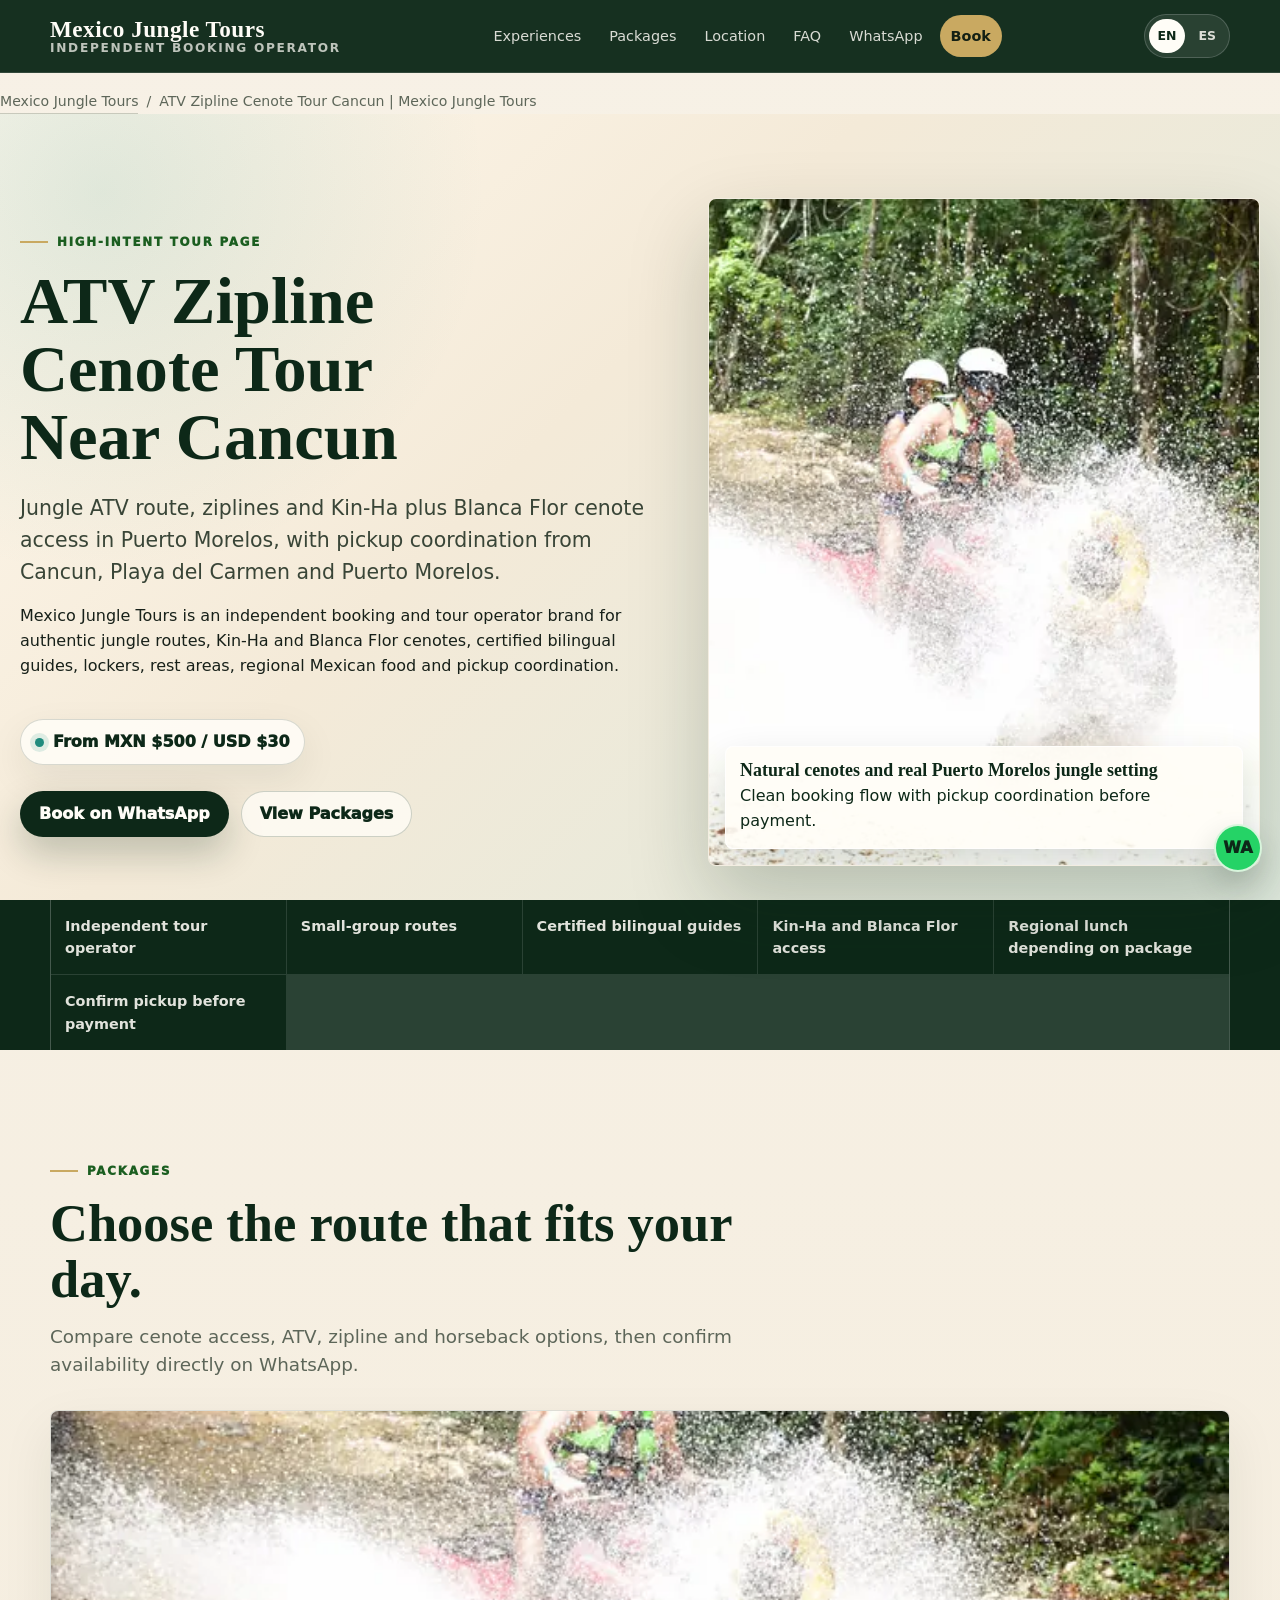
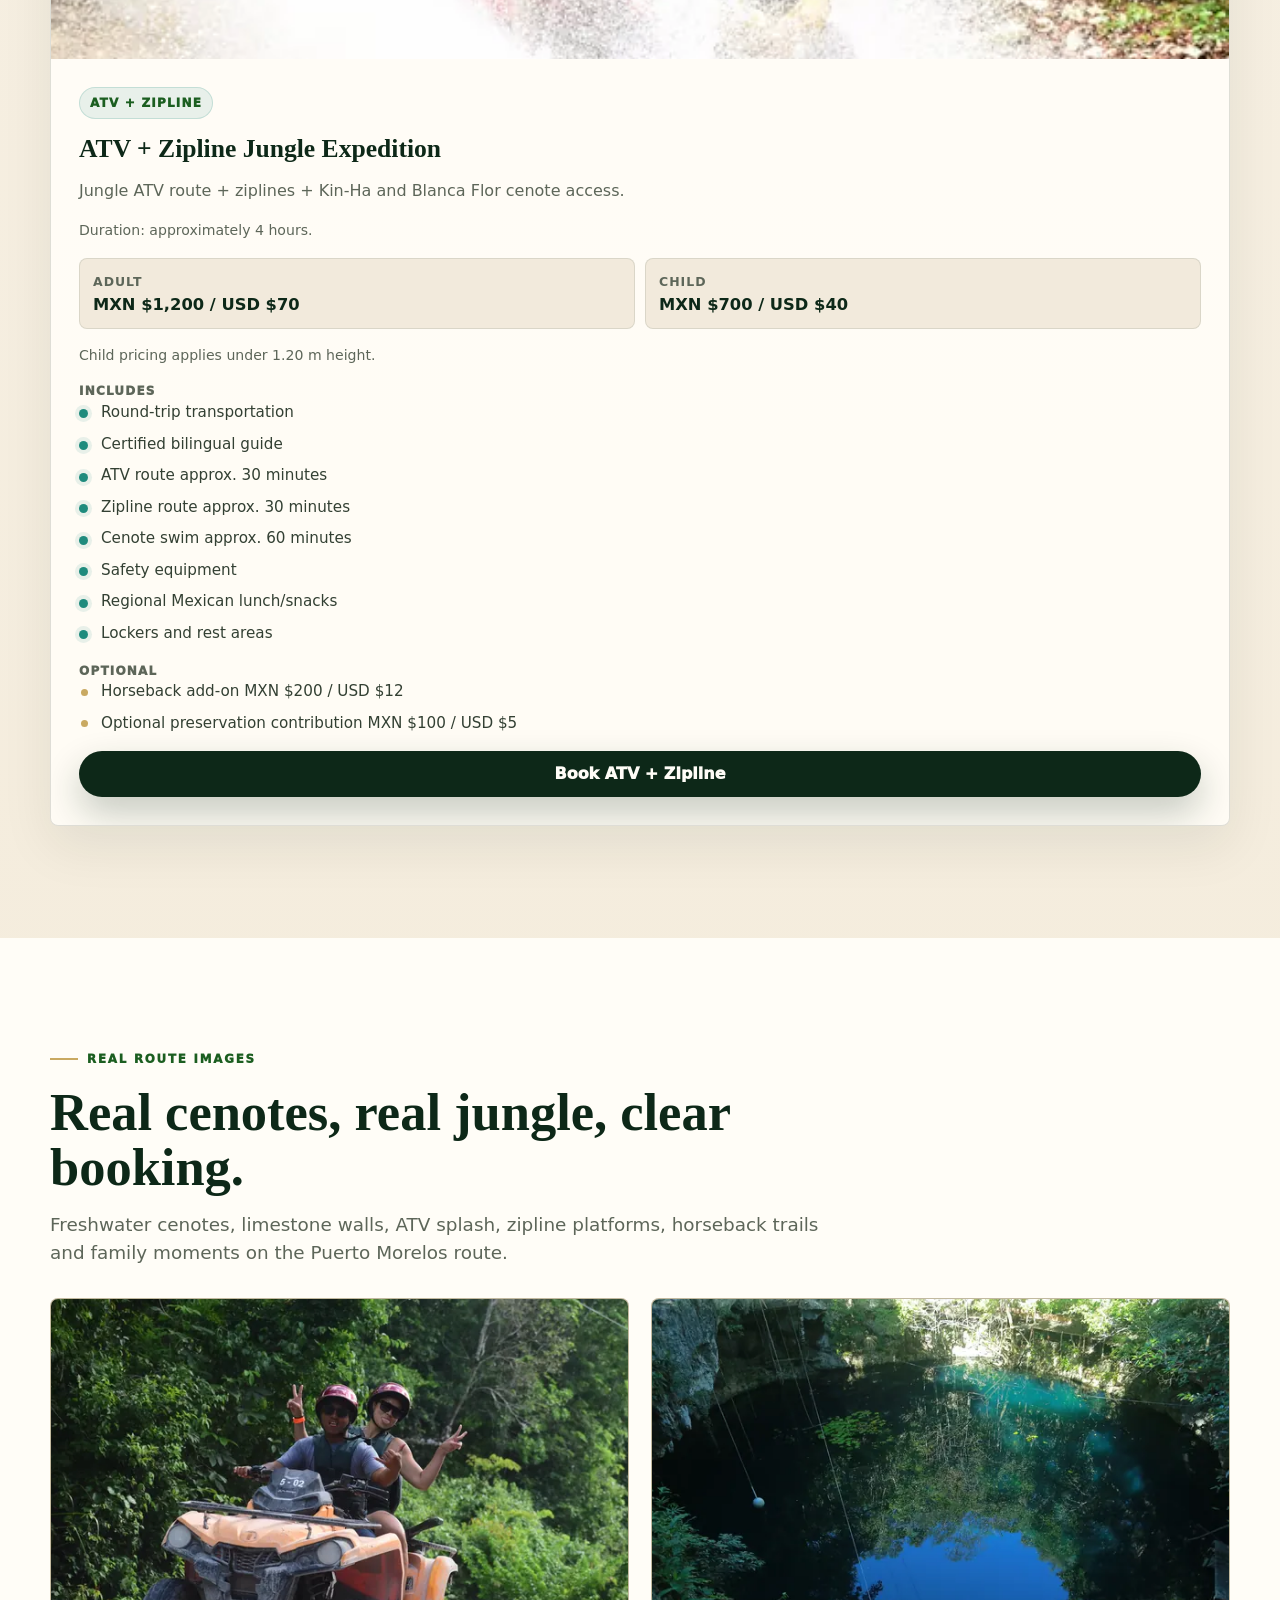
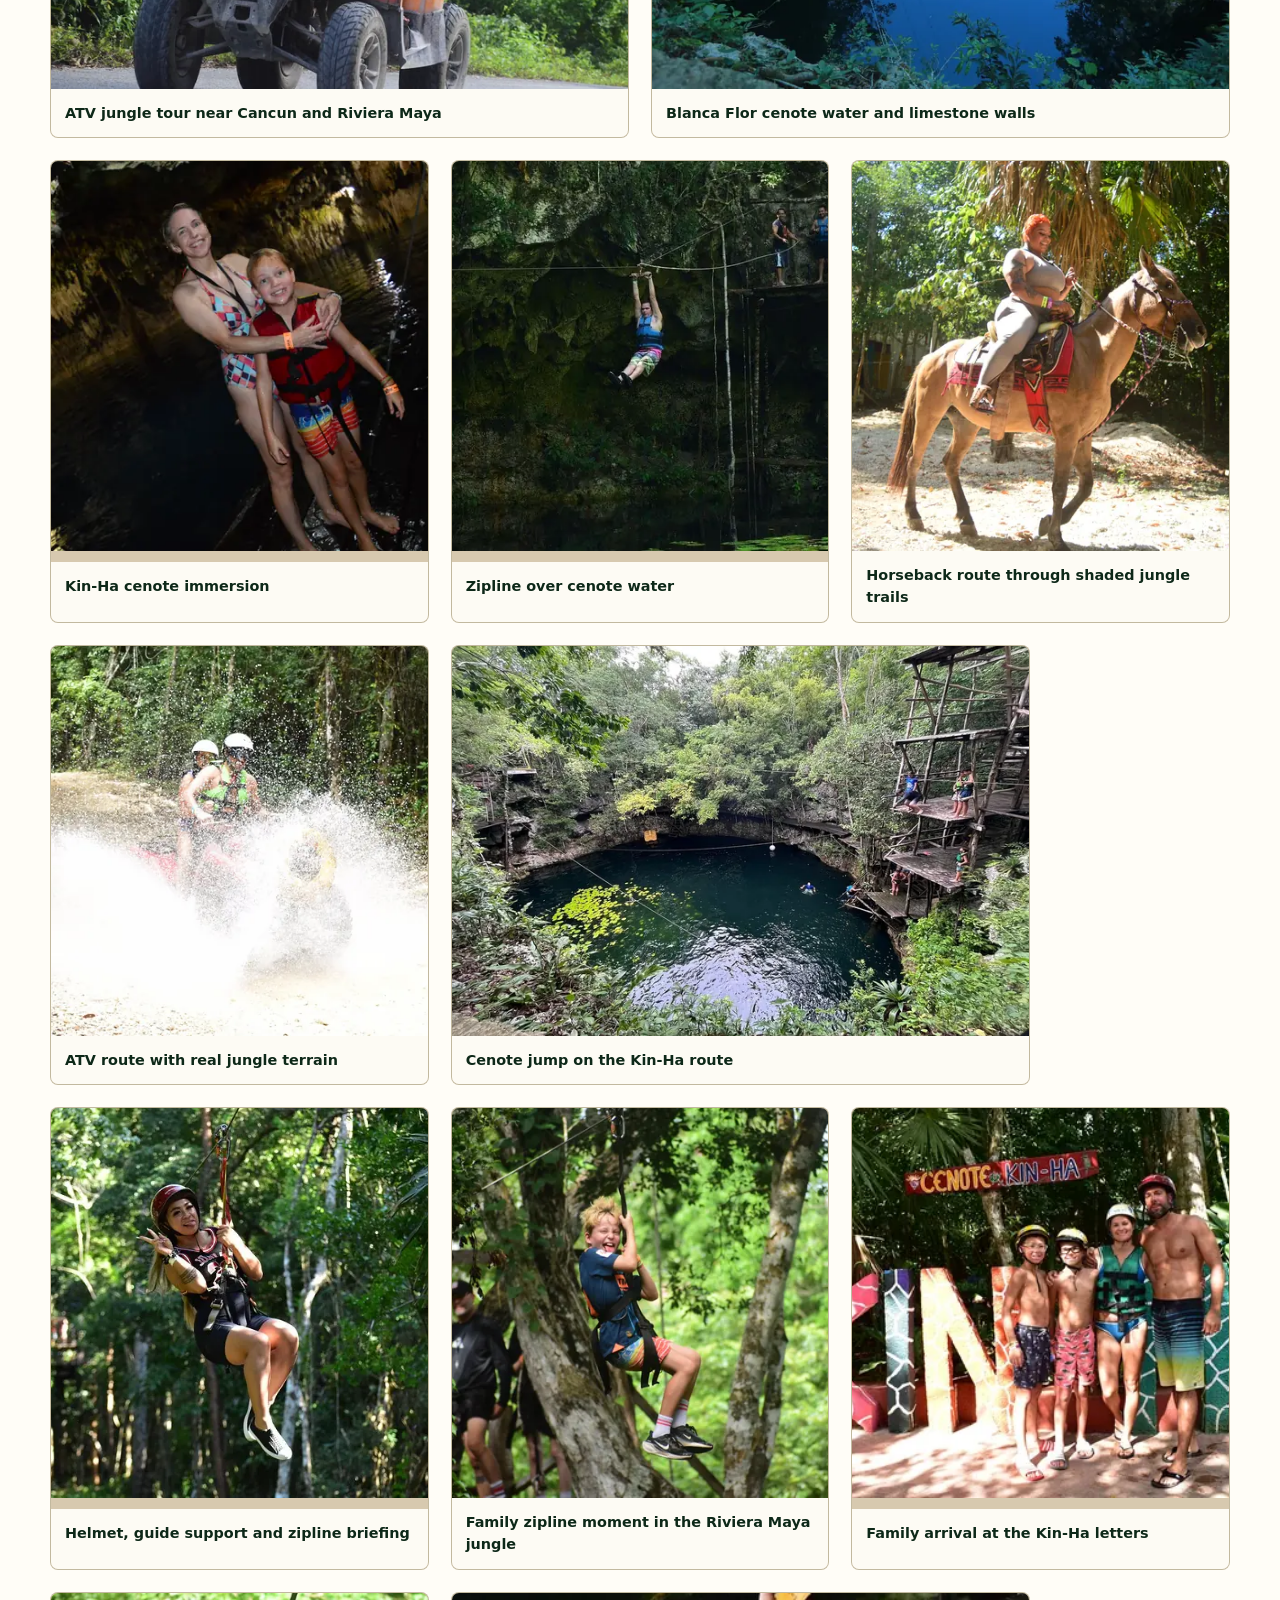
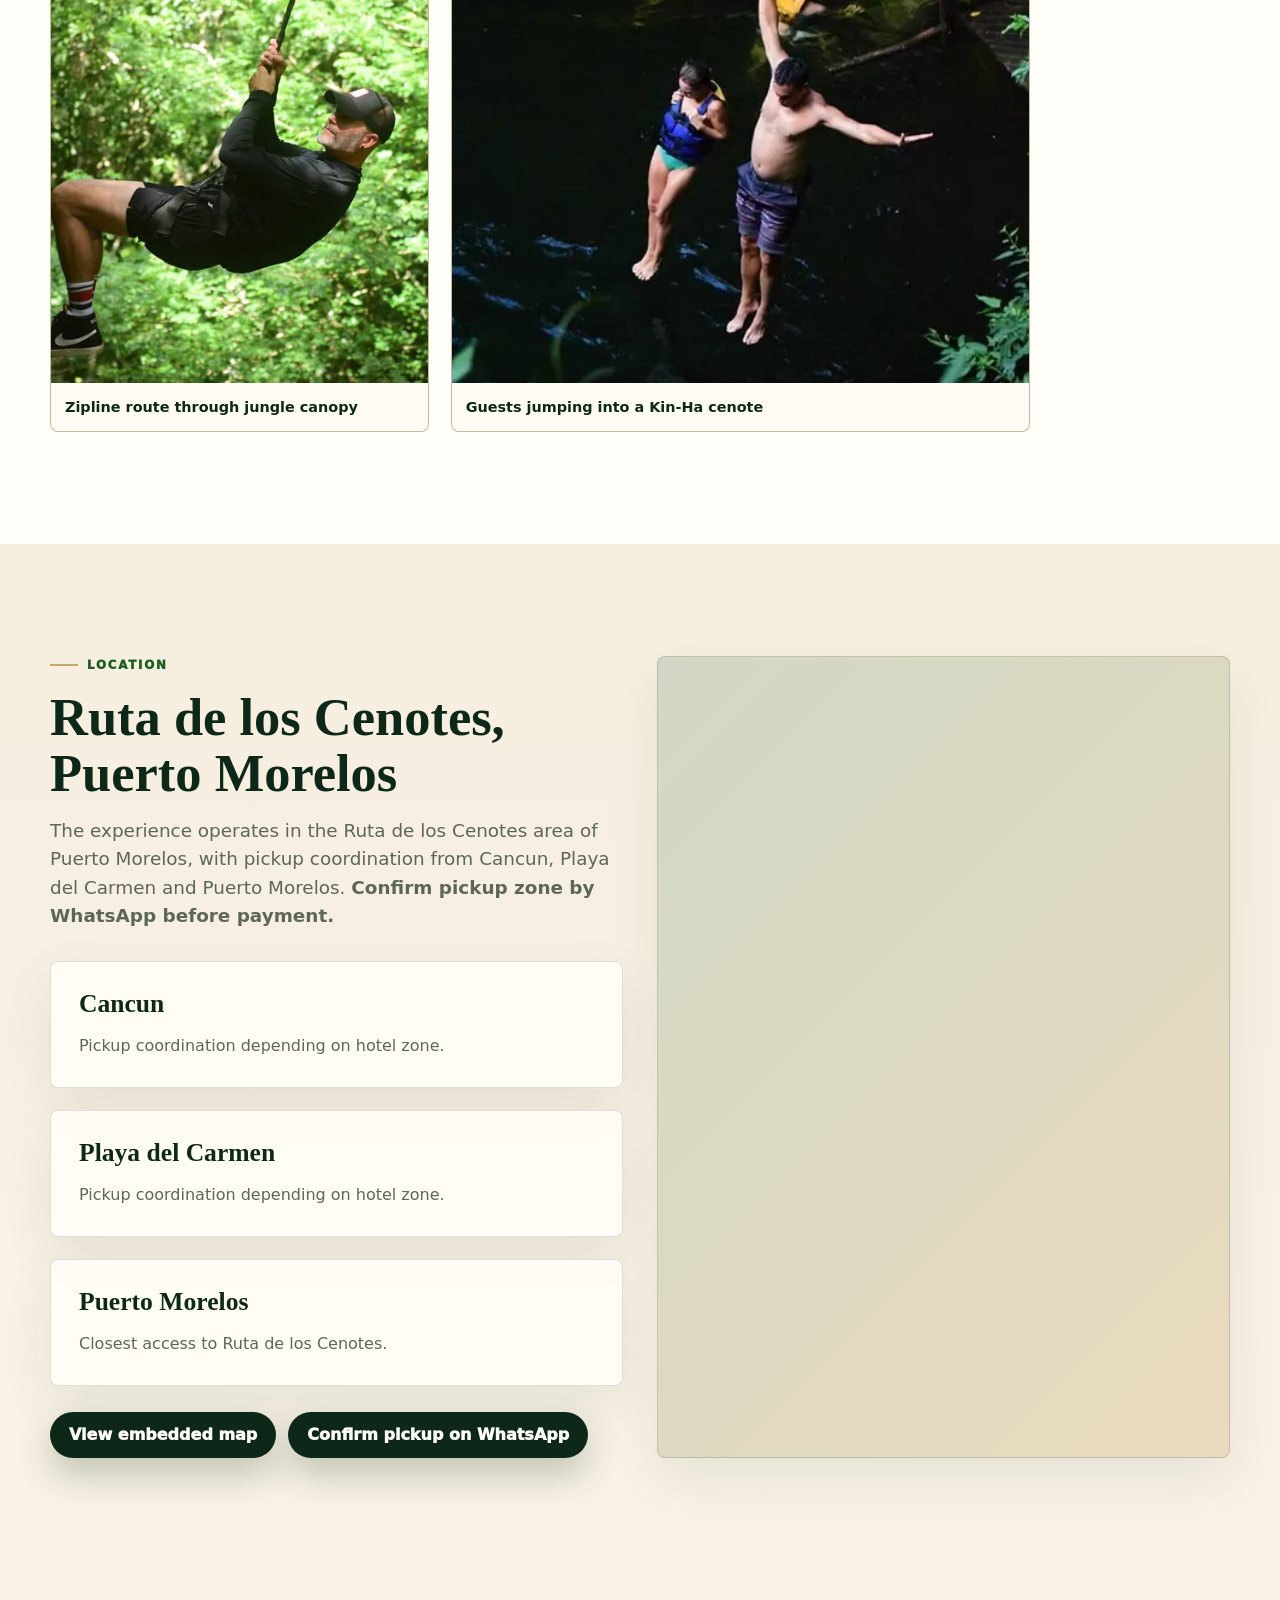
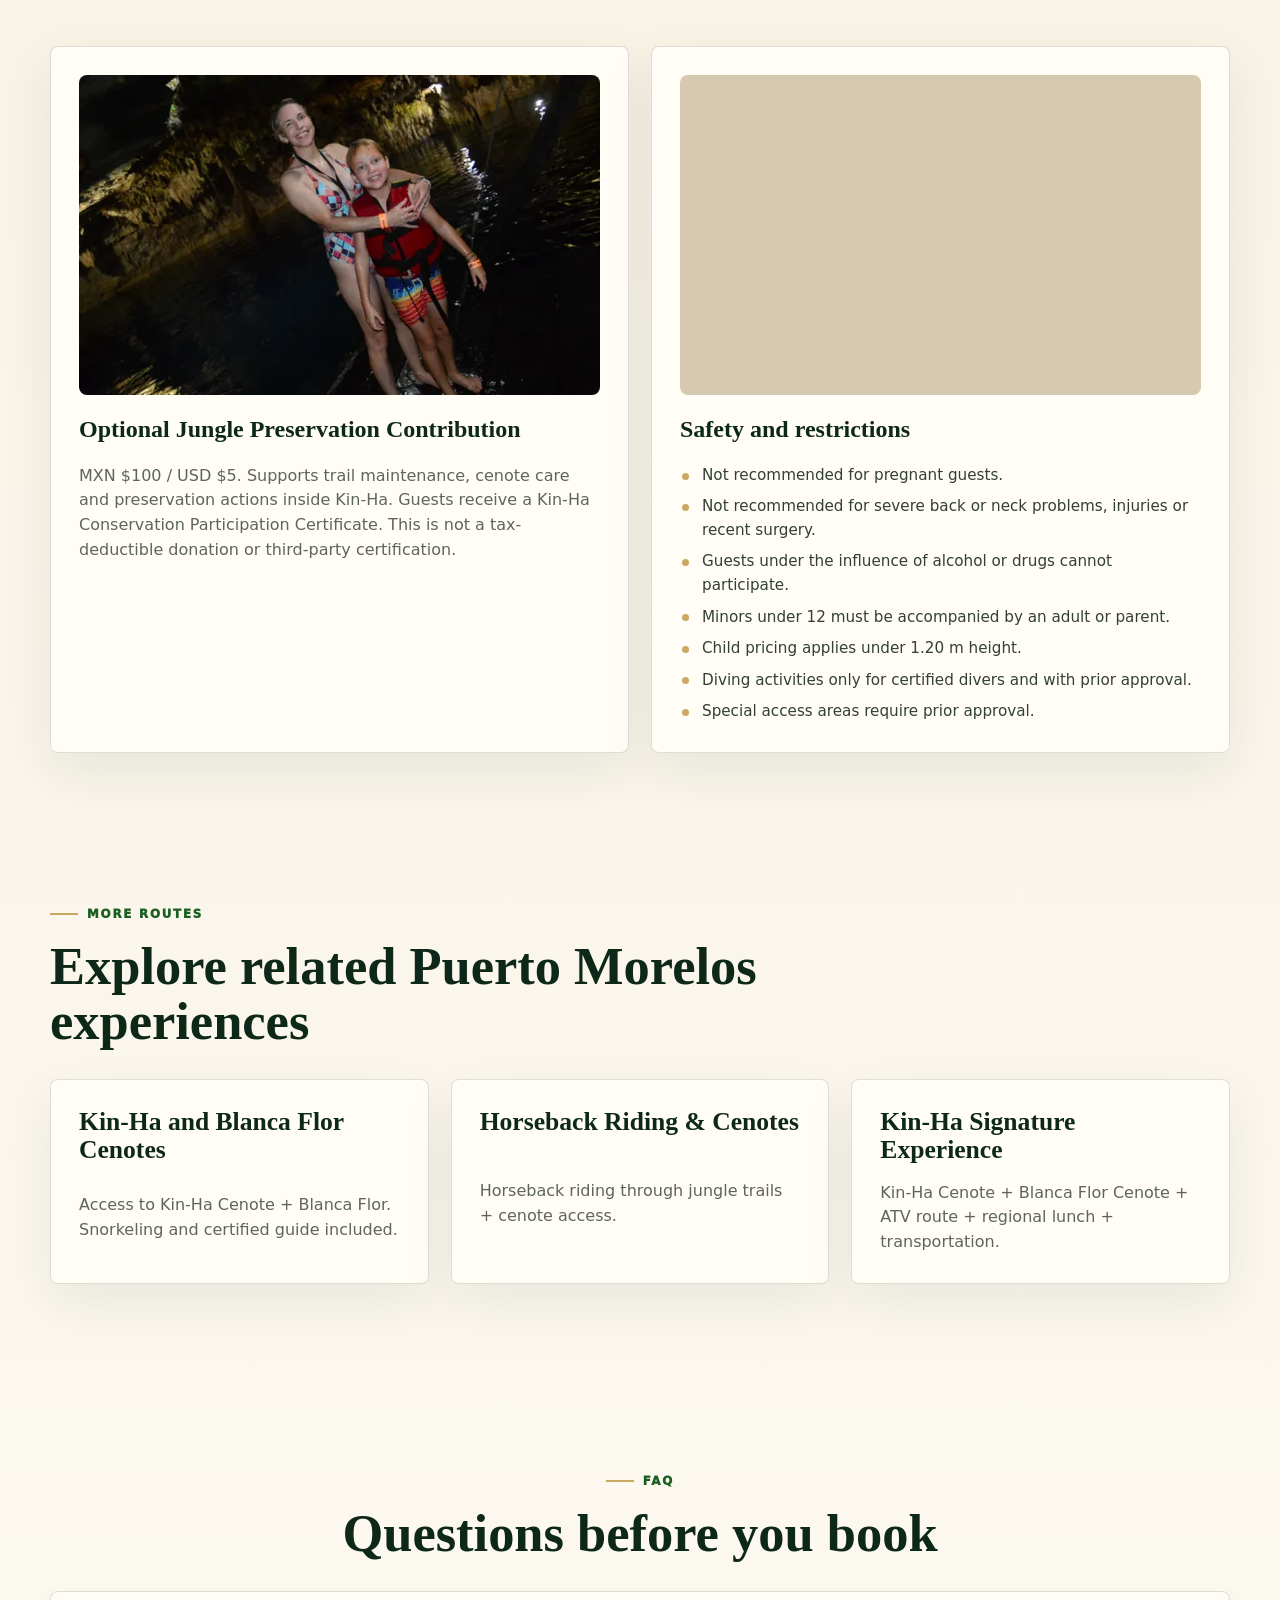
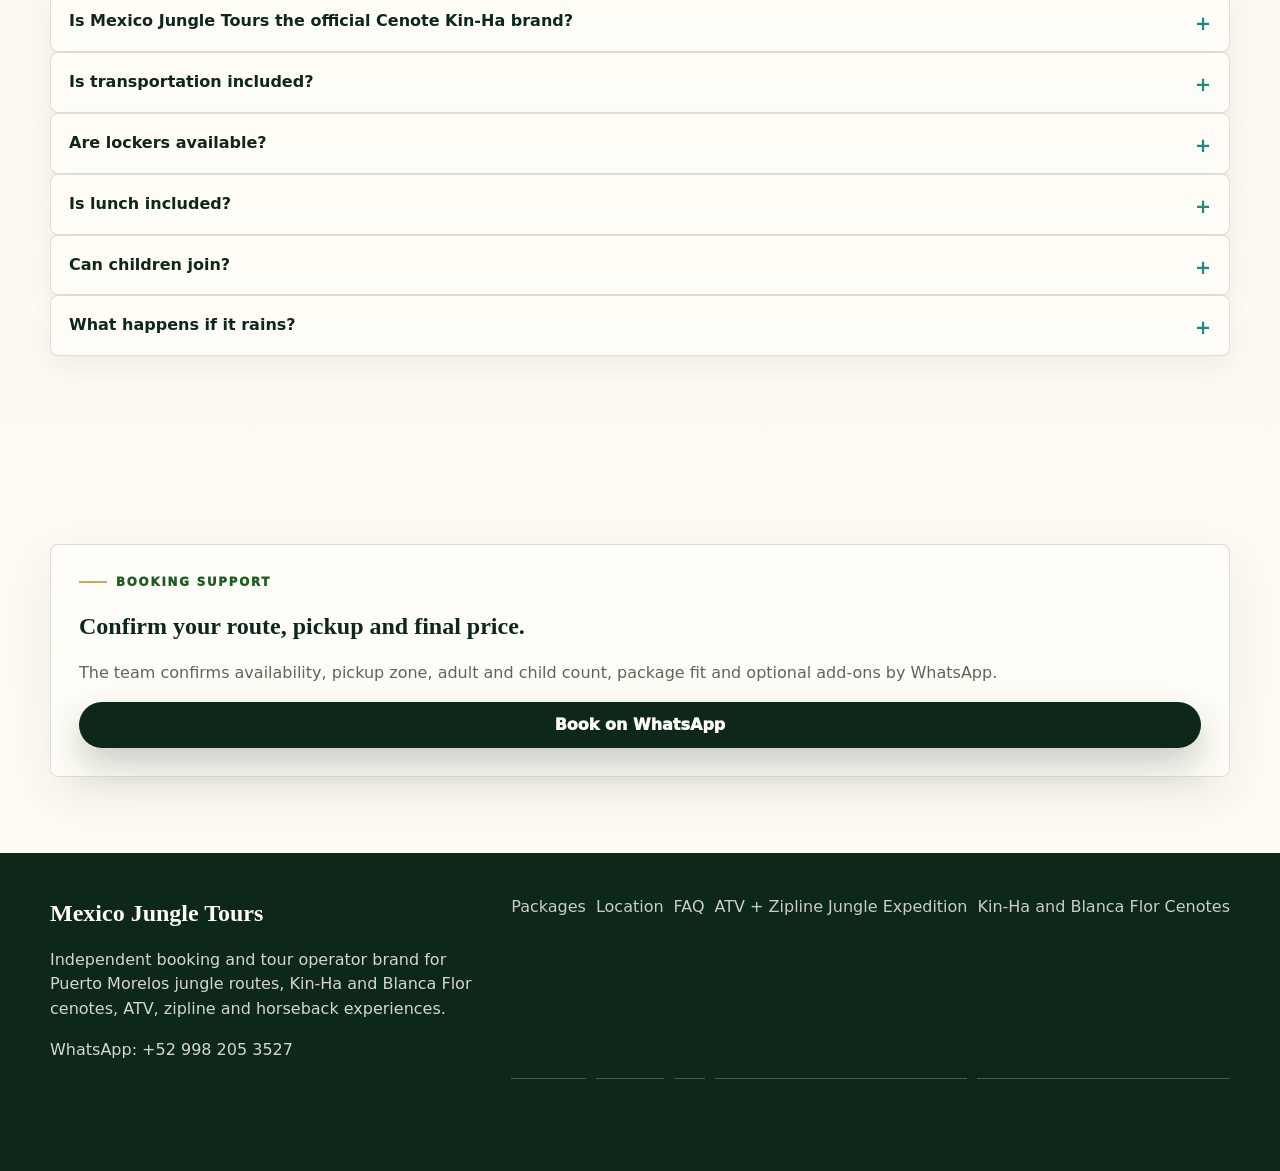
<file: en/atv-zipline-cenote-tour-cancun/index.html>
<!doctype html>
<html lang="en">
<head>
  <meta charset="utf-8">
  <meta name="viewport" content="width=device-width, initial-scale=1">
  <title>ATV Zipline Cenote Tour Cancun | Mexico Jungle Tours</title>
  <meta name="description" content="Book an ATV, zipline and cenote tour near Cancun with Puerto Morelos jungle routes, Kin-Ha and Blanca Flor cenote access, lunch and pickup coordination.">
  <meta name="robots" content="index,follow">
  <link rel="canonical" href="https://mexicojungletours.com/en/atv-zipline-cenote-tour-cancun/">
  <link rel="alternate" hreflang="en" href="https://mexicojungletours.com/en/atv-zipline-cenote-tour-cancun/">
  <link rel="alternate" hreflang="es-MX" href="https://mexicojungletours.com/es/tour-atv-tirolesa-cenotes-cancun/">
  <link rel="alternate" hreflang="x-default" href="https://mexicojungletours.com/en/atv-zipline-cenote-tour-cancun/">
  <meta property="og:title" content="ATV Zipline Cenote Tour Cancun | Mexico Jungle Tours">
  <meta property="og:description" content="Book an ATV, zipline and cenote tour near Cancun with Puerto Morelos jungle routes, Kin-Ha and Blanca Flor cenote access, lunch and pickup coordination.">
  <meta property="og:type" content="website">
  <meta property="og:url" content="https://mexicojungletours.com/en/atv-zipline-cenote-tour-cancun/">
  <meta property="og:image" content="https://mexicojungletours.com/assets/photos/atv-jungle-tour-cancun-riviera-maya-1400.webp">
  <meta name="twitter:card" content="summary_large_image">
  <meta name="twitter:title" content="ATV Zipline Cenote Tour Cancun | Mexico Jungle Tours">
  <meta name="twitter:description" content="Book an ATV, zipline and cenote tour near Cancun with Puerto Morelos jungle routes, Kin-Ha and Blanca Flor cenote access, lunch and pickup coordination.">
  <meta name="twitter:image" content="https://mexicojungletours.com/assets/photos/atv-jungle-tour-cancun-riviera-maya-1400.webp">
  <link rel="stylesheet" href="/assets/site.css">
<script type="application/ld+json">{"@context":"https://schema.org","@graph":[{"@type":"Organization","@id":"https://mexicojungletours.com/#organization","name":"Mexico Jungle Tours","url":"https://mexicojungletours.com","telephone":"+52 998 205 3527","description":"Independent booking and tour operator brand for Puerto Morelos jungle routes, Kin-Ha and Blanca Flor cenotes, ATV, zipline and horseback experiences."},{"@type":"LocalBusiness","@id":"https://mexicojungletours.com/#localbusiness","name":"Mexico Jungle Tours","url":"https://mexicojungletours.com","telephone":"+52 998 205 3527","image":"https://mexicojungletours.com/assets/photos/hero-atv-adventure-riviera-maya-1800.webp","address":{"@type":"PostalAddress","addressLocality":"Puerto Morelos","addressRegion":"Quintana Roo","addressCountry":"MX"},"areaServed":["Cancun","Playa del Carmen","Puerto Morelos","Riviera Maya"],"description":"Mexico Jungle Tours is an independent booking and tour operator brand for authentic jungle routes, Kin-Ha and Blanca Flor cenotes, certified bilingual guides, lockers, rest areas, regional Mexican food and pickup coordination."},{"@type":"BreadcrumbList","@id":"https://mexicojungletours.com/en/atv-zipline-cenote-tour-cancun/#breadcrumb","itemListElement":[{"@type":"ListItem","position":1,"name":"Mexico Jungle Tours","item":"https://mexicojungletours.com/en/"},{"@type":"ListItem","position":2,"name":"ATV Zipline Cenote Tour Cancun | Mexico Jungle Tours","item":"https://mexicojungletours.com/en/atv-zipline-cenote-tour-cancun/"}]},{"@type":"FAQPage","@id":"https://mexicojungletours.com/en/atv-zipline-cenote-tour-cancun/#faq","mainEntity":[{"@type":"Question","name":"Is Mexico Jungle Tours the official Cenote Kin-Ha brand?","acceptedAnswer":{"@type":"Answer","text":"No. Mexico Jungle Tours is an independent booking and tour operator brand offering access to authentic jungle routes and cenote experiences, including Kin-Ha and Blanca Flor access."}},{"@type":"Question","name":"Is transportation included?","acceptedAnswer":{"@type":"Answer","text":"Transportation is included in ATV, horseback and signature packages. Confirm your pickup zone before payment."}},{"@type":"Question","name":"Are lockers available?","acceptedAnswer":{"@type":"Answer","text":"Yes, lockers and rest areas are available."}},{"@type":"Question","name":"Is lunch included?","acceptedAnswer":{"@type":"Answer","text":"Regional Mexican lunch or snacks are included depending on the package."}},{"@type":"Question","name":"Can children join?","acceptedAnswer":{"@type":"Answer","text":"Children can join many activities. Minors under 12 must be accompanied by an adult or parent."}},{"@type":"Question","name":"What happens if it rains?","acceptedAnswer":{"@type":"Answer","text":"Light rain can be part of the jungle route. The team confirms weather, safety and schedule changes before the activity."}}]},{"@type":"TouristTrip","@id":"https://mexicojungletours.com/en/atv-zipline-cenote-tour-cancun/#tour","name":"ATV + Zipline Jungle Expedition","description":"Jungle ATV route + ziplines + Kin-Ha and Blanca Flor cenote access.","image":"https://mexicojungletours.com/assets/photos/atv-jungle-tour-cancun-riviera-maya-1400.webp","touristType":["Adventure travelers","Families","Small groups"],"provider":{"@id":"https://mexicojungletours.com/#organization"},"offers":{"@type":"Offer","name":"ATV + Zipline Jungle Expedition","priceCurrency":"MXN","price":"1200","url":"https://mexicojungletours.com/en/atv-zipline-cenote-tour-cancun/","availability":"https://schema.org/InStock"}}]}</script>
</head>
<body>
<header class="site-header">
    <div class="header-inner">
      <a class="brand" href="/en/" aria-label="Mexico Jungle Tours">
        <strong>Mexico Jungle Tours</strong>
        <span>Independent booking operator</span>
      </a>
      <nav class="desktop-nav" aria-label="Primary navigation">
        <a href="/en/#experiences">Experiences</a>
        <a href="/en/#packages">Packages</a>
        <a href="/en/#location">Location</a>
        <a href="/en/#faq">FAQ</a>
        <a class="js-wa" data-message-en="Hi, I&#39;m interested in booking a Mexico Jungle Tours cenote and jungle experience. Can you confirm availability, pickup and pricing?" href="https://wa.me/529982053527" target="_blank" rel="noopener noreferrer">WhatsApp</a>
        <a class="nav-book js-wa" data-message-en="Hi, I&#39;m interested in booking a Mexico Jungle Tours cenote and jungle experience. Can you confirm availability, pickup and pricing?" href="https://wa.me/529982053527" target="_blank" rel="noopener noreferrer">Book</a>
      </nav>
      <div class="language-links" aria-label="Language">
        <a class="lang-link is-active" href="/en/atv-zipline-cenote-tour-cancun/" hreflang="en">EN</a>
        <a class="lang-link " href="/es/tour-atv-tirolesa-cenotes-cancun/" hreflang="es-MX">ES</a>
      </div>
    </div>
    <nav class="mobile-nav" aria-label="Mobile navigation">
      <a href="/en/#experiences">Experiences</a>
      <a href="/en/#packages">Packages</a>
      <a href="/en/#location">Location</a>
      <a href="/en/#faq">FAQ</a>
      <a class="js-wa" data-message-en="Hi, I&#39;m interested in booking a Mexico Jungle Tours cenote and jungle experience. Can you confirm availability, pickup and pricing?" href="https://wa.me/529982053527" target="_blank" rel="noopener noreferrer">WhatsApp</a>
    </nav>
  </header>
<nav class="container breadcrumb" aria-label="Breadcrumb"><a href="/en/">Mexico Jungle Tours</a><span aria-hidden="true">/</span><span aria-current="page">ATV Zipline Cenote Tour Cancun | Mexico Jungle Tours</span></nav>
<main>
<section class="hero">
    <div class="hero-grid">
      <div class="hero-copy">
        <span class="eyebrow">High-intent tour page</span>
        <h1>ATV Zipline Cenote Tour Near Cancun</h1>
        <p class="subhead">Jungle ATV route, ziplines and Kin-Ha plus Blanca Flor cenote access in Puerto Morelos, with pickup coordination from Cancun, Playa del Carmen and Puerto Morelos.</p>
        <p>Mexico Jungle Tours is an independent booking and tour operator brand for authentic jungle routes, Kin-Ha and Blanca Flor cenotes, certified bilingual guides, lockers, rest areas, regional Mexican food and pickup coordination.</p>
        <div class="price-cue">From MXN $500 / USD $30</div>
        <div class="hero-actions">
          <a class="btn btn-primary js-wa" data-message-en="Hi, I&#39;m interested in booking ATV + Zipline Jungle Expedition. Can you confirm availability, pickup and final price?" href="https://wa.me/529982053527" target="_blank" rel="noopener noreferrer">Book on WhatsApp</a>
          <a class="btn btn-secondary" href="#packages">View Packages</a>
        </div>
      </div>
      <div class="hero-media">
        <img src="/assets/photos/atv-jungle-tour-cancun-riviera-maya-1400.webp" srcset="/assets/photos/atv-jungle-tour-cancun-riviera-maya-640.webp 640w, /assets/photos/atv-jungle-tour-cancun-riviera-maya-960.webp 960w, /assets/photos/atv-jungle-tour-cancun-riviera-maya-1400.webp 1400w" sizes="(max-width: 720px) 100vw, 50vw" width="1400" height="933" alt="ATV jungle tour near Cancun and Riviera Maya" fetchpriority="high" loading="eager" decoding="async">
        <div class="hero-note"><strong>Natural cenotes and real Puerto Morelos jungle setting</strong><span>Clean booking flow with pickup coordination before payment.</span></div>
      </div>
    </div>
  </section>
      <section class="value-strip"><div class="container"><div class="value-grid"><span>Independent tour operator</span><span>Small-group routes</span><span>Certified bilingual guides</span><span>Kin-Ha and Blanca Flor access</span><span>Regional lunch depending on package</span><span>Confirm pickup before payment</span></div></div></section>
      <section class="section" id="packages">
    <div class="container">
      <div class="section-head">
        <span class="eyebrow">Packages</span>
        <h2>Choose the route that fits your day.</h2>
        <p>Compare cenote access, ATV, zipline and horseback options, then confirm availability directly on WhatsApp.</p>
      </div>

      <div class="packages-grid"><article class="package-card" data-route="atv">
    <a class="package-image" href="/en/atv-zipline-cenote-tour-cancun/"><img src="/assets/photos/atv-jungle-tour-cancun-riviera-maya-1400.webp" srcset="/assets/photos/atv-jungle-tour-cancun-riviera-maya-640.webp 640w, /assets/photos/atv-jungle-tour-cancun-riviera-maya-960.webp 960w, /assets/photos/atv-jungle-tour-cancun-riviera-maya-1400.webp 1400w" sizes="(max-width: 720px) 100vw, (max-width: 1180px) 50vw, 380px" width="1400" height="933" alt="ATV riders splashing through the Kin-Ha jungle route near Puerto Morelos" loading="lazy" decoding="async"></a>
    <div class="package-body">
      <span class="package-kicker">ATV + Zipline</span>
      <h3><a href="/en/atv-zipline-cenote-tour-cancun/">ATV + Zipline Jungle Expedition</a></h3>
      <p>Jungle ATV route + ziplines + Kin-Ha and Blanca Flor cenote access.</p>
      <p class="note">Duration: approximately 4 hours.</p>
      <div class="price-grid">
        <div class="price-cell"><span>Adult</span><strong>MXN $1,200 / USD $70</strong></div>
        <div class="price-cell"><span>Child</span><strong>MXN $700 / USD $40</strong></div>
      </div>
      <p class="note">Child pricing applies under 1.20 m height.</p>
      <div><p class="mini-label">Includes</p><ul class="check-list"><li>Round-trip transportation</li><li>Certified bilingual guide</li><li>ATV route approx. 30 minutes</li><li>Zipline route approx. 30 minutes</li><li>Cenote swim approx. 60 minutes</li><li>Safety equipment</li><li>Regional Mexican lunch/snacks</li><li>Lockers and rest areas</li></ul></div>
      <div><p class="mini-label">Optional</p><ul class="plain-list"><li>Horseback add-on MXN $200 / USD $12</li><li>Optional preservation contribution MXN $100 / USD $5</li></ul></div>
      <a class="btn btn-primary js-wa" data-message-en="Hi, I&#39;m interested in booking ATV + Zipline Jungle Expedition. Can you confirm availability, pickup and final price?" href="https://wa.me/529982053527" target="_blank" rel="noopener noreferrer">Book ATV + Zipline</a>
    </div>
  </article></div>
    </div>
  </section>

      <section class="section visual-band">
    <div class="container">
      <div class="section-head">
        <span class="eyebrow">Real route images</span>
        <h2>Real cenotes, real jungle, clear booking.</h2>
        <p>Freshwater cenotes, limestone walls, ATV splash, zipline platforms, horseback trails and family moments on the Puerto Morelos route.</p>
      </div>
      <div class="gallery"><figure><img src="/assets/photos/hero-atv-adventure-riviera-maya-1800.webp" srcset="/assets/photos/hero-atv-adventure-riviera-maya-640.webp 640w, /assets/photos/hero-atv-adventure-riviera-maya-960.webp 960w, /assets/photos/hero-atv-adventure-riviera-maya-1400.webp 1400w, /assets/photos/hero-atv-adventure-riviera-maya-1800.webp 1800w" sizes="(max-width: 720px) 100vw, (max-width: 1180px) 50vw, 380px" width="1800" height="1200" alt="Helmeted guests riding an ATV through the Puerto Morelos jungle" loading="lazy" decoding="async"><figcaption>ATV jungle tour near Cancun and Riviera Maya</figcaption></figure><figure><img src="/assets/photos/cenote-blanca-flor-puerto-morelos-1800.webp" srcset="/assets/photos/cenote-blanca-flor-puerto-morelos-640.webp 640w, /assets/photos/cenote-blanca-flor-puerto-morelos-960.webp 960w, /assets/photos/cenote-blanca-flor-puerto-morelos-1400.webp 1400w, /assets/photos/cenote-blanca-flor-puerto-morelos-1800.webp 1800w" sizes="(max-width: 720px) 100vw, (max-width: 1180px) 50vw, 380px" width="1800" height="1200" alt="Blanca Flor cenote experience near Cancun and Puerto Morelos" loading="lazy" decoding="async"><figcaption>Blanca Flor cenote water and limestone walls</figcaption></figure><figure><img src="/assets/photos/cenote-kinha-ruta-de-los-cenotes-1800.webp" srcset="/assets/photos/cenote-kinha-ruta-de-los-cenotes-640.webp 640w, /assets/photos/cenote-kinha-ruta-de-los-cenotes-960.webp 960w, /assets/photos/cenote-kinha-ruta-de-los-cenotes-1400.webp 1400w, /assets/photos/cenote-kinha-ruta-de-los-cenotes-1800.webp 1800w" sizes="(max-width: 720px) 100vw, (max-width: 1180px) 50vw, 380px" width="1800" height="1197" alt="Guests swimming in Kin-Ha Cenote near Puerto Morelos" loading="lazy" decoding="async"><figcaption>Kin-Ha cenote immersion</figcaption></figure><figure><img src="/assets/photos/zipline-over-cenote-water-kinha-1124.webp" srcset="/assets/photos/zipline-over-cenote-water-kinha-640.webp 640w, /assets/photos/zipline-over-cenote-water-kinha-960.webp 960w, /assets/photos/zipline-over-cenote-water-kinha-1124.webp 1124w" sizes="(max-width: 720px) 100vw, (max-width: 1180px) 50vw, 380px" width="1124" height="750" alt="Zipline adventure at Kin-Ha jungle park over cenote water" loading="lazy" decoding="async"><figcaption>Zipline over cenote water</figcaption></figure><figure><img src="/assets/photos/horseback-riding-puerto-morelos-jungle-trail-1800.webp" srcset="/assets/photos/horseback-riding-puerto-morelos-jungle-trail-640.webp 640w, /assets/photos/horseback-riding-puerto-morelos-jungle-trail-960.webp 960w, /assets/photos/horseback-riding-puerto-morelos-jungle-trail-1400.webp 1400w, /assets/photos/horseback-riding-puerto-morelos-jungle-trail-1800.webp 1800w" sizes="(max-width: 720px) 100vw, (max-width: 1180px) 50vw, 380px" width="1800" height="1197" alt="Horseback riding tour through the Puerto Morelos jungle" loading="lazy" decoding="async"><figcaption>Horseback route through shaded jungle trails</figcaption></figure><figure><img src="/assets/photos/atv-jungle-tour-cancun-riviera-maya-1400.webp" srcset="/assets/photos/atv-jungle-tour-cancun-riviera-maya-640.webp 640w, /assets/photos/atv-jungle-tour-cancun-riviera-maya-960.webp 960w, /assets/photos/atv-jungle-tour-cancun-riviera-maya-1400.webp 1400w" sizes="(max-width: 720px) 100vw, (max-width: 1180px) 50vw, 380px" width="1400" height="933" alt="ATV riders crossing water on the Kin-Ha jungle route near Puerto Morelos" loading="lazy" decoding="async"><figcaption>ATV route with real jungle terrain</figcaption></figure><figure><img src="/assets/photos/kinha-cenote-jumping-puerto-morelos-1400.webp" srcset="/assets/photos/kinha-cenote-jumping-puerto-morelos-640.webp 640w, /assets/photos/kinha-cenote-jumping-puerto-morelos-960.webp 960w, /assets/photos/kinha-cenote-jumping-puerto-morelos-1400.webp 1400w" sizes="(max-width: 720px) 100vw, (max-width: 1180px) 50vw, 380px" width="1400" height="1050" alt="Guest jumping into a Kin-Ha cenote in Puerto Morelos" loading="lazy" decoding="async"><figcaption>Cenote jump on the Kin-Ha route</figcaption></figure><figure><img src="/assets/photos/guided-zipline-helmet-kinha-safety-720.webp" srcset="/assets/photos/guided-zipline-helmet-kinha-safety-480.webp 480w, /assets/photos/guided-zipline-helmet-kinha-safety-720.webp 720w" sizes="(max-width: 720px) 100vw, (max-width: 1180px) 50vw, 380px" width="720" height="480" alt="Helmeted guest with guide support on the Kin-Ha zipline route" loading="lazy" decoding="async"><figcaption>Helmet, guide support and zipline briefing</figcaption></figure><figure><img src="/assets/photos/family-zipline-jungle-riviera-maya-1800.webp" srcset="/assets/photos/family-zipline-jungle-riviera-maya-640.webp 640w, /assets/photos/family-zipline-jungle-riviera-maya-960.webp 960w, /assets/photos/family-zipline-jungle-riviera-maya-1400.webp 1400w, /assets/photos/family-zipline-jungle-riviera-maya-1800.webp 1800w" sizes="(max-width: 720px) 100vw, (max-width: 1180px) 50vw, 380px" width="1800" height="1200" alt="Family zipline moment in the Riviera Maya jungle near Puerto Morelos" loading="lazy" decoding="async"><figcaption>Family zipline moment in the Riviera Maya jungle</figcaption></figure><figure><img src="/assets/photos/family-kinha-sign-ruta-de-los-cenotes-720.webp" srcset="/assets/photos/family-kinha-sign-ruta-de-los-cenotes-480.webp 480w, /assets/photos/family-kinha-sign-ruta-de-los-cenotes-720.webp 720w" sizes="(max-width: 720px) 100vw, (max-width: 1180px) 50vw, 380px" width="720" height="480" alt="Family at the Kin-Ha sign on Ruta de los Cenotes" loading="lazy" decoding="async"><figcaption>Family arrival at the Kin-Ha letters</figcaption></figure><figure><img src="/assets/photos/zip-line-adventure-kinha-jungle-1800.webp" srcset="/assets/photos/zip-line-adventure-kinha-jungle-640.webp 640w, /assets/photos/zip-line-adventure-kinha-jungle-960.webp 960w, /assets/photos/zip-line-adventure-kinha-jungle-1400.webp 1400w, /assets/photos/zip-line-adventure-kinha-jungle-1800.webp 1800w" sizes="(max-width: 720px) 100vw, (max-width: 1180px) 50vw, 380px" width="1800" height="1200" alt="Zipline route through the Kin-Ha jungle near Puerto Morelos" loading="lazy" decoding="async"><figcaption>Zipline route through jungle canopy</figcaption></figure><figure><img src="/assets/photos/kinha-couple-jumping-cenote-puerto-morelos-640.webp" srcset="/assets/photos/kinha-couple-jumping-cenote-puerto-morelos-480.webp 480w, /assets/photos/kinha-couple-jumping-cenote-puerto-morelos-640.webp 640w" sizes="(max-width: 720px) 100vw, (max-width: 1180px) 50vw, 380px" width="640" height="960" alt="Guests jumping into a Kin-Ha cenote near Puerto Morelos" loading="lazy" decoding="async"><figcaption>Guests jumping into a Kin-Ha cenote</figcaption></figure></div>
    </div>
  </section>
      <section class="section" id="location">
    <div class="container">
      <div class="map-layout">
        <div>
          <div class="section-head">
            <span class="eyebrow">Location</span>
            <h2>Ruta de los Cenotes, Puerto Morelos</h2>
            <p>The experience operates in the Ruta de los Cenotes area of Puerto Morelos, with pickup coordination from Cancun, Playa del Carmen and Puerto Morelos. <strong>Confirm pickup zone by WhatsApp before payment.</strong></p>
          </div>
          <div class="location-grid">
            <article class="location-card"><h3>Cancun</h3><p>Pickup coordination depending on hotel zone.</p></article>
            <article class="location-card"><h3>Playa del Carmen</h3><p>Pickup coordination depending on hotel zone.</p></article>
            <article class="location-card"><h3>Puerto Morelos</h3><p>Closest access to Ruta de los Cenotes.</p></article>
          </div>
          <div class="button-row">
            <button class="btn btn-primary" type="button" id="load-map">View embedded map</button>
            <a class="btn btn-primary js-wa" data-message-en="Hi, I&#39;m interested in a Mexico Jungle Tours experience. Can you confirm the pickup zone before payment?" href="https://wa.me/529982053527" target="_blank" rel="noopener noreferrer">Confirm pickup on WhatsApp</a>
          </div>
        </div>
        <div class="map-card" id="map-card" data-map-loaded="false">
          <div class="map-intro">
            <strong>Embedded map loads only when needed</strong>
            <p>This keeps the site fast while keeping the route easy to plan.</p>
            <button class="btn btn-primary" type="button" data-map-trigger>View embedded map</button>
          </div>
        </div>
      </div>
    </div>
  </section>
      <section class="section-tight">
    <div class="container">
      <div class="info-grid">
        <article class="info-card media-card">
          <figure><img src="/assets/photos/cenote-kinha-ruta-de-los-cenotes-1800.webp" srcset="/assets/photos/cenote-kinha-ruta-de-los-cenotes-640.webp 640w, /assets/photos/cenote-kinha-ruta-de-los-cenotes-960.webp 960w, /assets/photos/cenote-kinha-ruta-de-los-cenotes-1400.webp 1400w, /assets/photos/cenote-kinha-ruta-de-los-cenotes-1800.webp 1800w" sizes="(max-width: 720px) 100vw, 560px" width="1800" height="1197" alt="Natural jungle and cenote environment at Kin-Ha near Puerto Morelos" loading="lazy" decoding="async"></figure>
          <h2>Optional Jungle Preservation Contribution</h2>
          <p>MXN $100 / USD $5. Supports trail maintenance, cenote care and preservation actions inside Kin-Ha. Guests receive a Kin-Ha Conservation Participation Certificate. This is not a tax-deductible donation or third-party certification.</p>
        </article>
        <article class="info-card media-card">
          <figure><img src="/assets/photos/guided-zipline-helmet-kinha-safety-720.webp" srcset="/assets/photos/guided-zipline-helmet-kinha-safety-480.webp 480w, /assets/photos/guided-zipline-helmet-kinha-safety-720.webp 720w" sizes="(max-width: 720px) 100vw, 560px" width="720" height="480" alt="Helmeted zipline guest with guide support on the Kin-Ha route" loading="lazy" decoding="async"></figure>
          <h2>Safety and restrictions</h2>
          <ul class="plain-list"><li>Not recommended for pregnant guests.</li><li>Not recommended for severe back or neck problems, injuries or recent surgery.</li><li>Guests under the influence of alcohol or drugs cannot participate.</li><li>Minors under 12 must be accompanied by an adult or parent.</li><li>Child pricing applies under 1.20 m height.</li><li>Diving activities only for certified divers and with prior approval.</li><li>Special access areas require prior approval.</li></ul>
        </article>
      </div>
    </div>
  </section>
      <section class="section-tight"><div class="container"><div class="section-head"><span class="eyebrow">More routes</span><h2>Explore related Puerto Morelos experiences</h2></div><div class="landing-grid"><article class="landing-card"><h3><a href="/en/puerto-morelos-cenote-tour/">Kin-Ha and Blanca Flor Cenotes</a></h3><p>Access to Kin-Ha Cenote + Blanca Flor. Snorkeling and certified guide included.</p></article><article class="landing-card"><h3><a href="/en/horseback-riding-cenote-tour-puerto-morelos/">Horseback Riding &amp; Cenotes</a></h3><p>Horseback riding through jungle trails + cenote access.</p></article><article class="landing-card"><h3><a href="/en/ruta-de-los-cenotes-puerto-morelos/">Kin-Ha Signature Experience</a></h3><p>Kin-Ha Cenote + Blanca Flor Cenote + ATV route + regional lunch + transportation.</p></article></div></div></section>
      <section class="section" id="faq">
    <div class="container">
      <div class="section-head center"><span class="eyebrow">FAQ</span><h2>Questions before you book</h2></div>
      <div class="faq-list"><details><summary>Is Mexico Jungle Tours the official Cenote Kin-Ha brand?</summary><p>No. Mexico Jungle Tours is an independent booking and tour operator brand offering access to authentic jungle routes and cenote experiences, including Kin-Ha and Blanca Flor access.</p></details><details><summary>Is transportation included?</summary><p>Transportation is included in ATV, horseback and signature packages. Confirm your pickup zone before payment.</p></details><details><summary>Are lockers available?</summary><p>Yes, lockers and rest areas are available.</p></details><details><summary>Is lunch included?</summary><p>Regional Mexican lunch or snacks are included depending on the package.</p></details><details><summary>Can children join?</summary><p>Children can join many activities. Minors under 12 must be accompanied by an adult or parent.</p></details><details><summary>What happens if it rains?</summary><p>Light rain can be part of the jungle route. The team confirms weather, safety and schedule changes before the activity.</p></details></div>
    </div>
  </section>
      <section class="section-tight">
    <div class="container">
      <div class="booking-card">
        <span class="eyebrow">Booking support</span>
        <h2>Confirm your route, pickup and final price.</h2>
        <p>The team confirms availability, pickup zone, adult and child count, package fit and optional add-ons by WhatsApp.</p>
        <a class="btn btn-primary js-wa" data-message-en="Hi, I&#39;m interested in booking a Mexico Jungle Tours cenote and jungle experience. Can you confirm availability, pickup and pricing?" href="https://wa.me/529982053527" target="_blank" rel="noopener noreferrer">Book on WhatsApp</a>
      </div>
    </div>
  </section>
</main>
<footer class="site-footer">
    <div class="container footer-grid">
      <div>
        <strong>Mexico Jungle Tours</strong>
        <p>Independent booking and tour operator brand for Puerto Morelos jungle routes, Kin-Ha and Blanca Flor cenotes, ATV, zipline and horseback experiences.</p>
        <p>WhatsApp: +52 998 205 3527</p>
      </div>
      <div class="footer-links">
        <a href="/en/#packages">Packages</a>
        <a href="/en/#location">Location</a>
        <a href="/en/#faq">FAQ</a>
        <a href="/en/atv-zipline-cenote-tour-cancun/">ATV + Zipline Jungle Expedition</a>
        <a href="/en/puerto-morelos-cenote-tour/">Kin-Ha and Blanca Flor Cenotes</a>
      </div>
    </div>
  </footer>
  <a class="floating-wa js-wa" data-message-en="Hi, I&#39;m interested in booking a Mexico Jungle Tours cenote and jungle experience. Can you confirm availability, pickup and pricing?" href="https://wa.me/529982053527" target="_blank" rel="noopener noreferrer" aria-label="WhatsApp">WA</a>
  <div class="mobile-booking-bar" role="navigation" aria-label="Mobile booking shortcuts">
    <a class="btn btn-primary js-wa" data-message-en="Hi, I&#39;m interested in booking a Mexico Jungle Tours cenote and jungle experience. Can you confirm availability, pickup and pricing?" href="https://wa.me/529982053527" target="_blank" rel="noopener noreferrer">WhatsApp</a>
    <a class="btn btn-secondary" href="/en/#packages">Packages</a>
  </div>
<script src="/assets/site.js" defer></script>
</body>
</html>
</file>
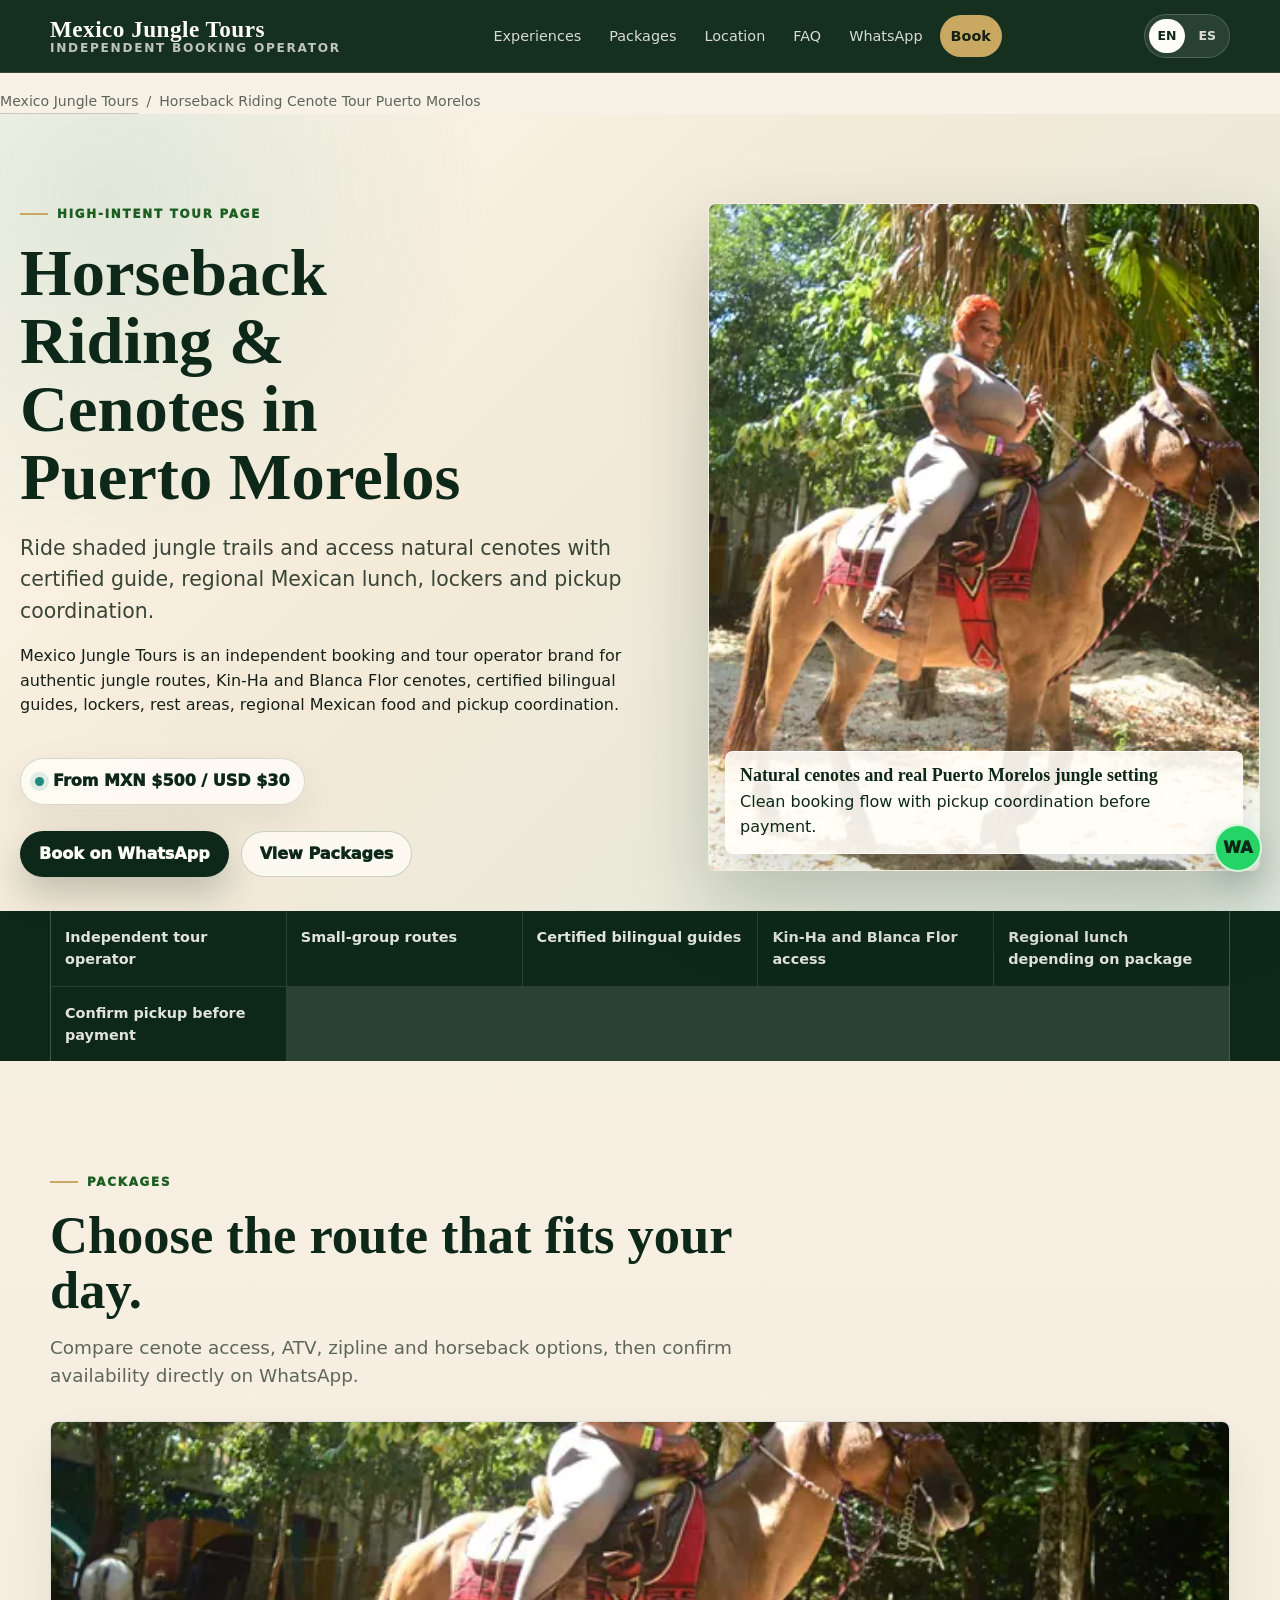
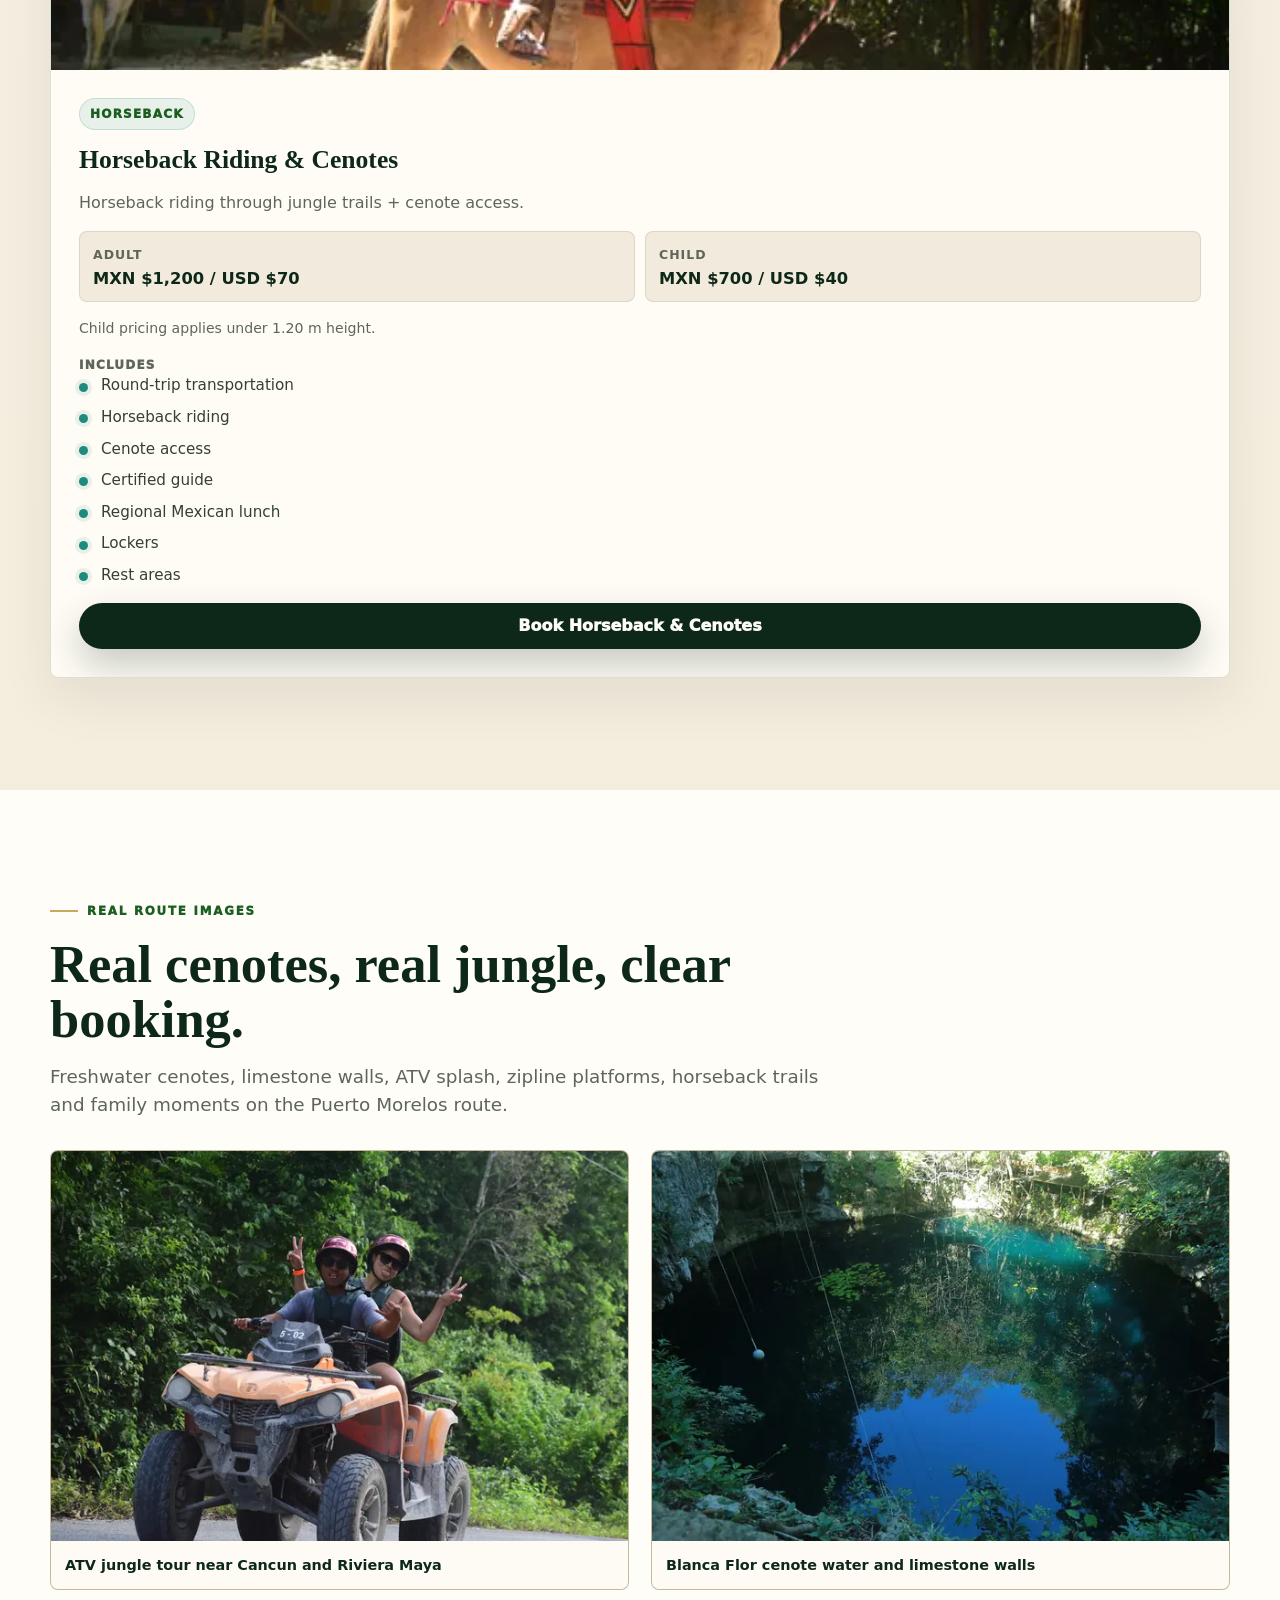
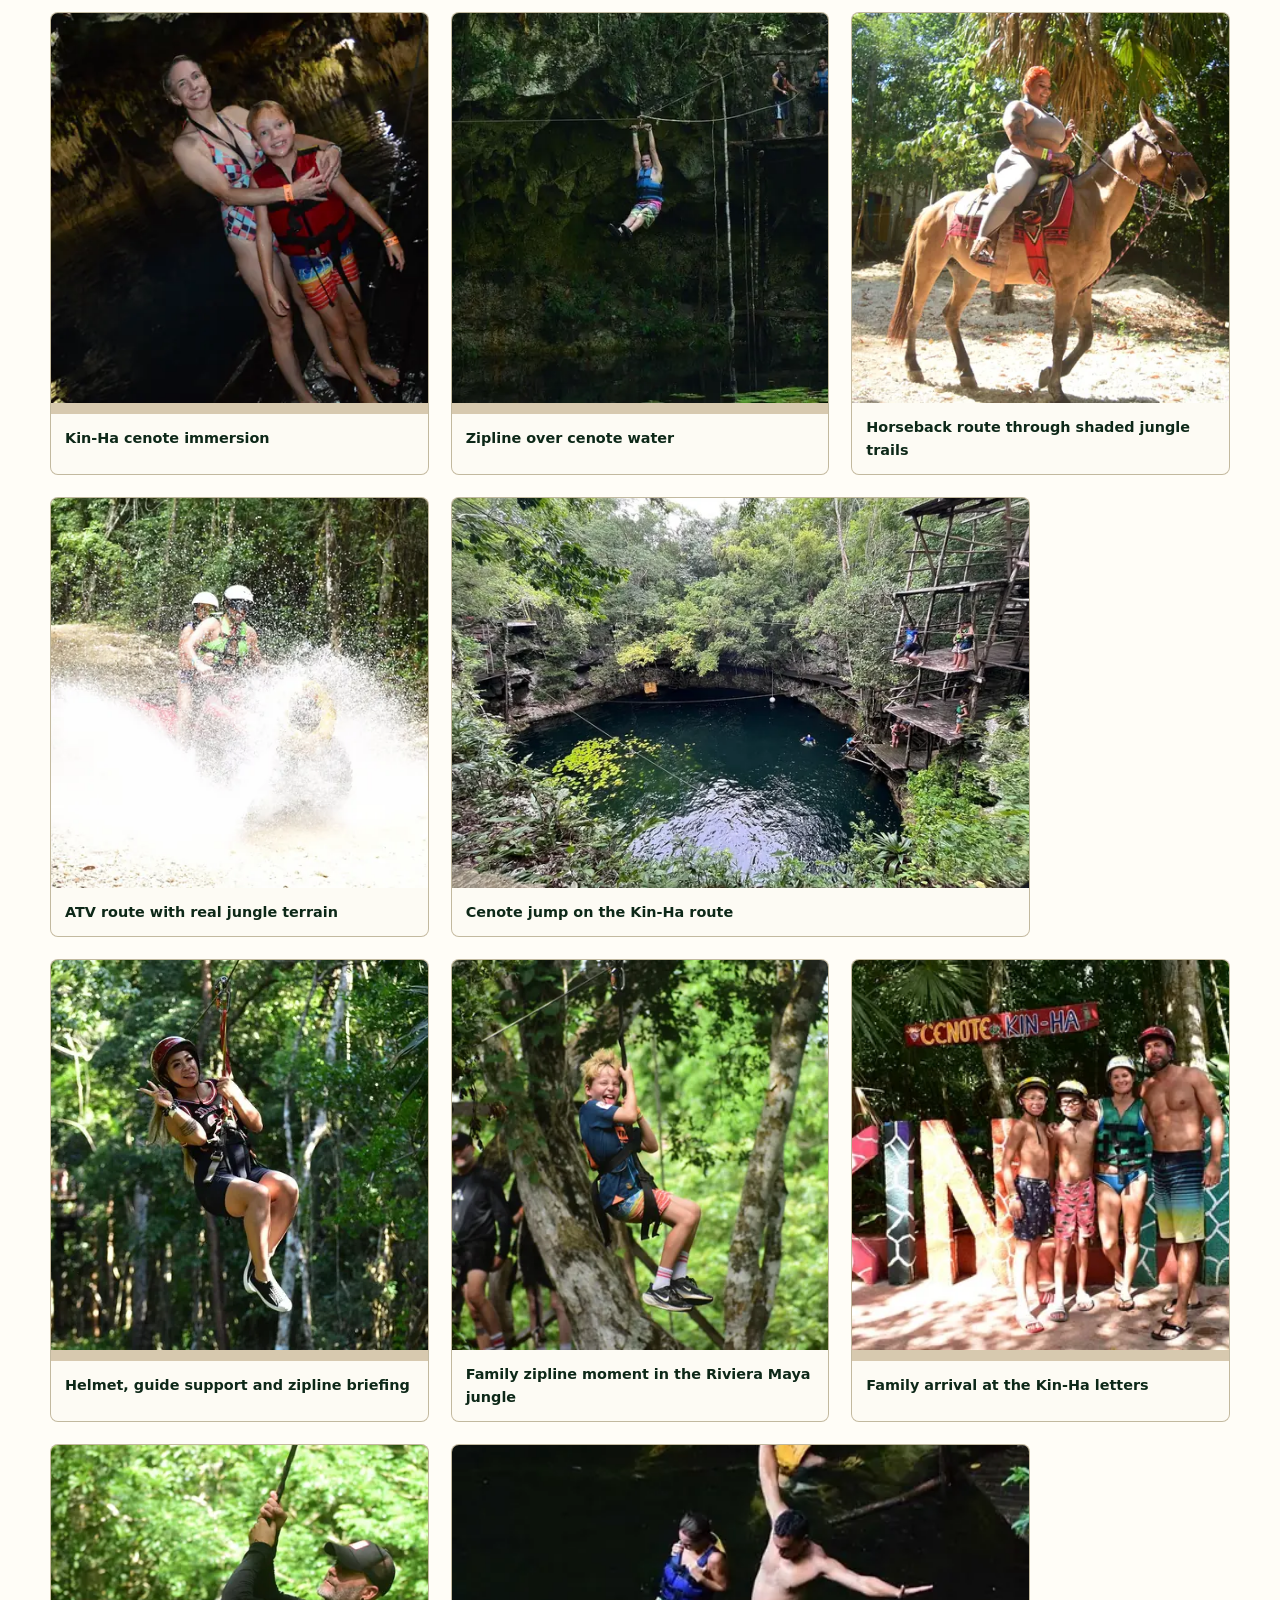
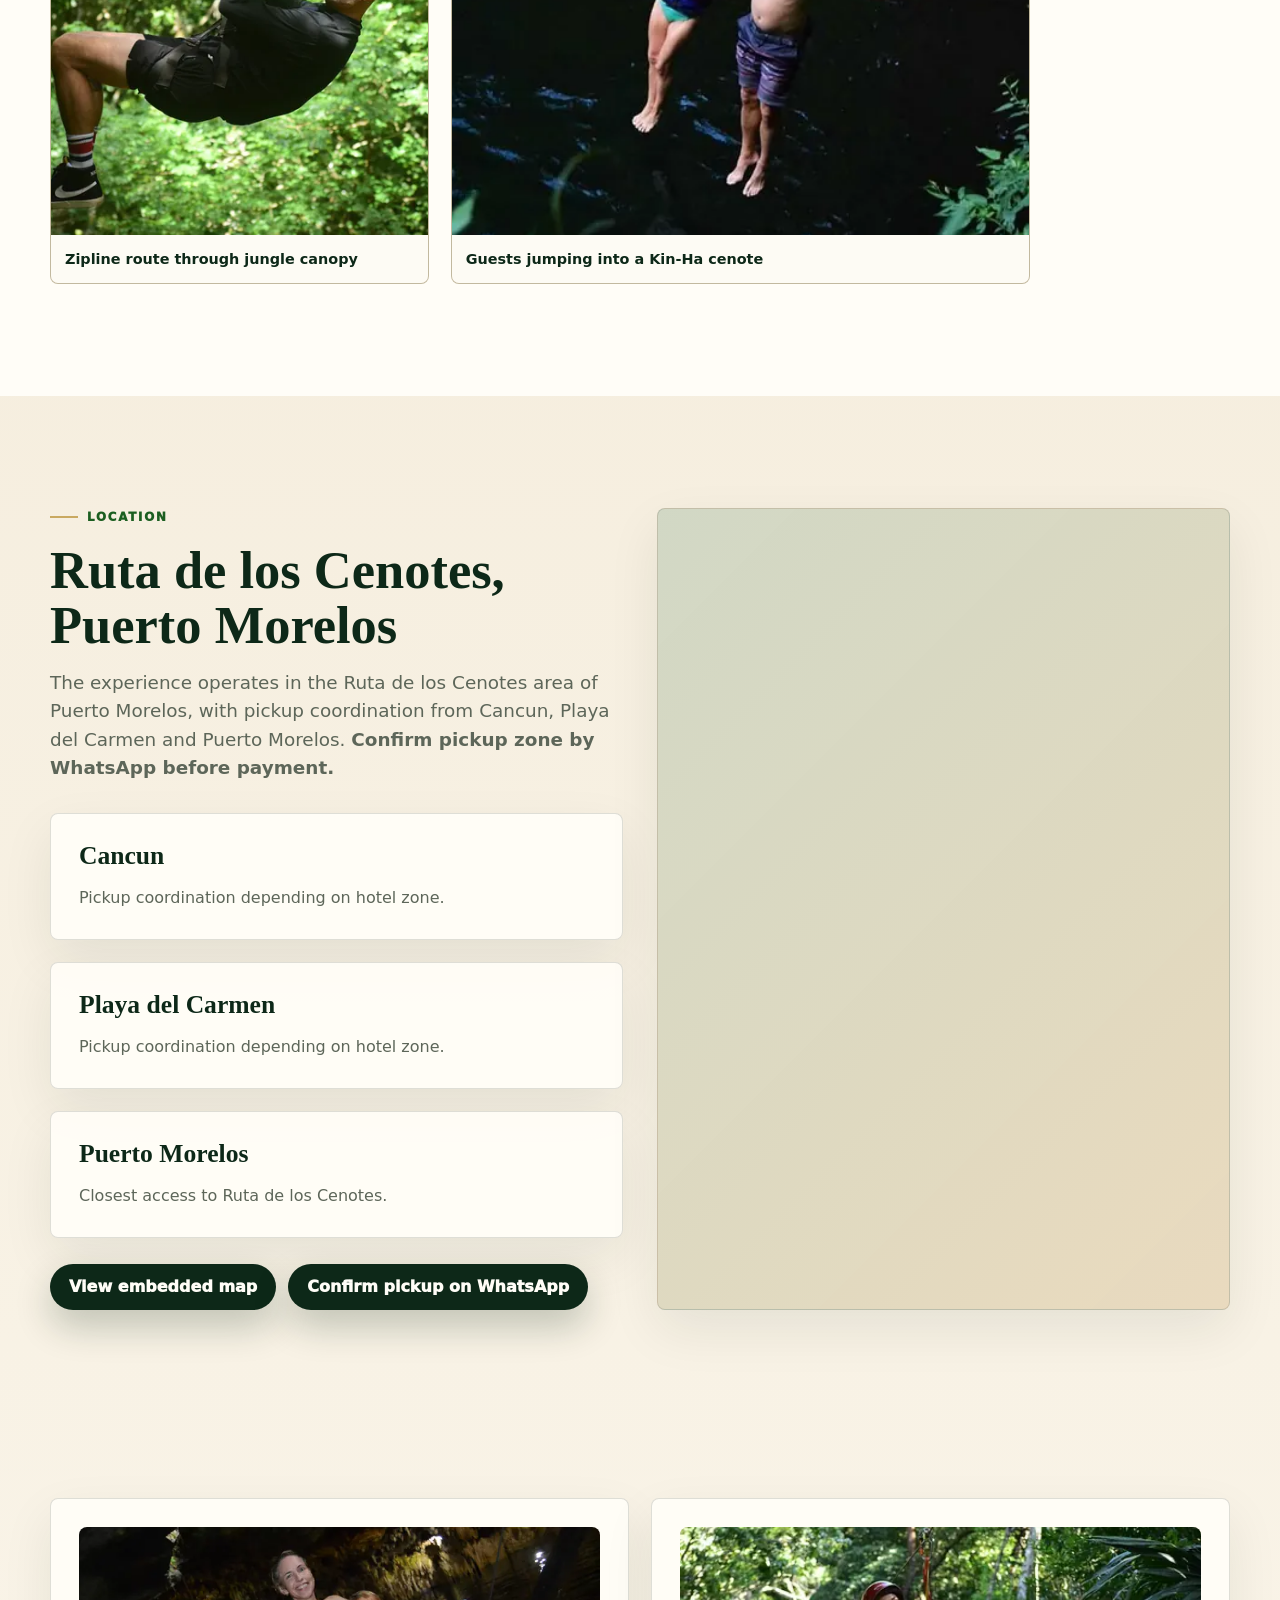
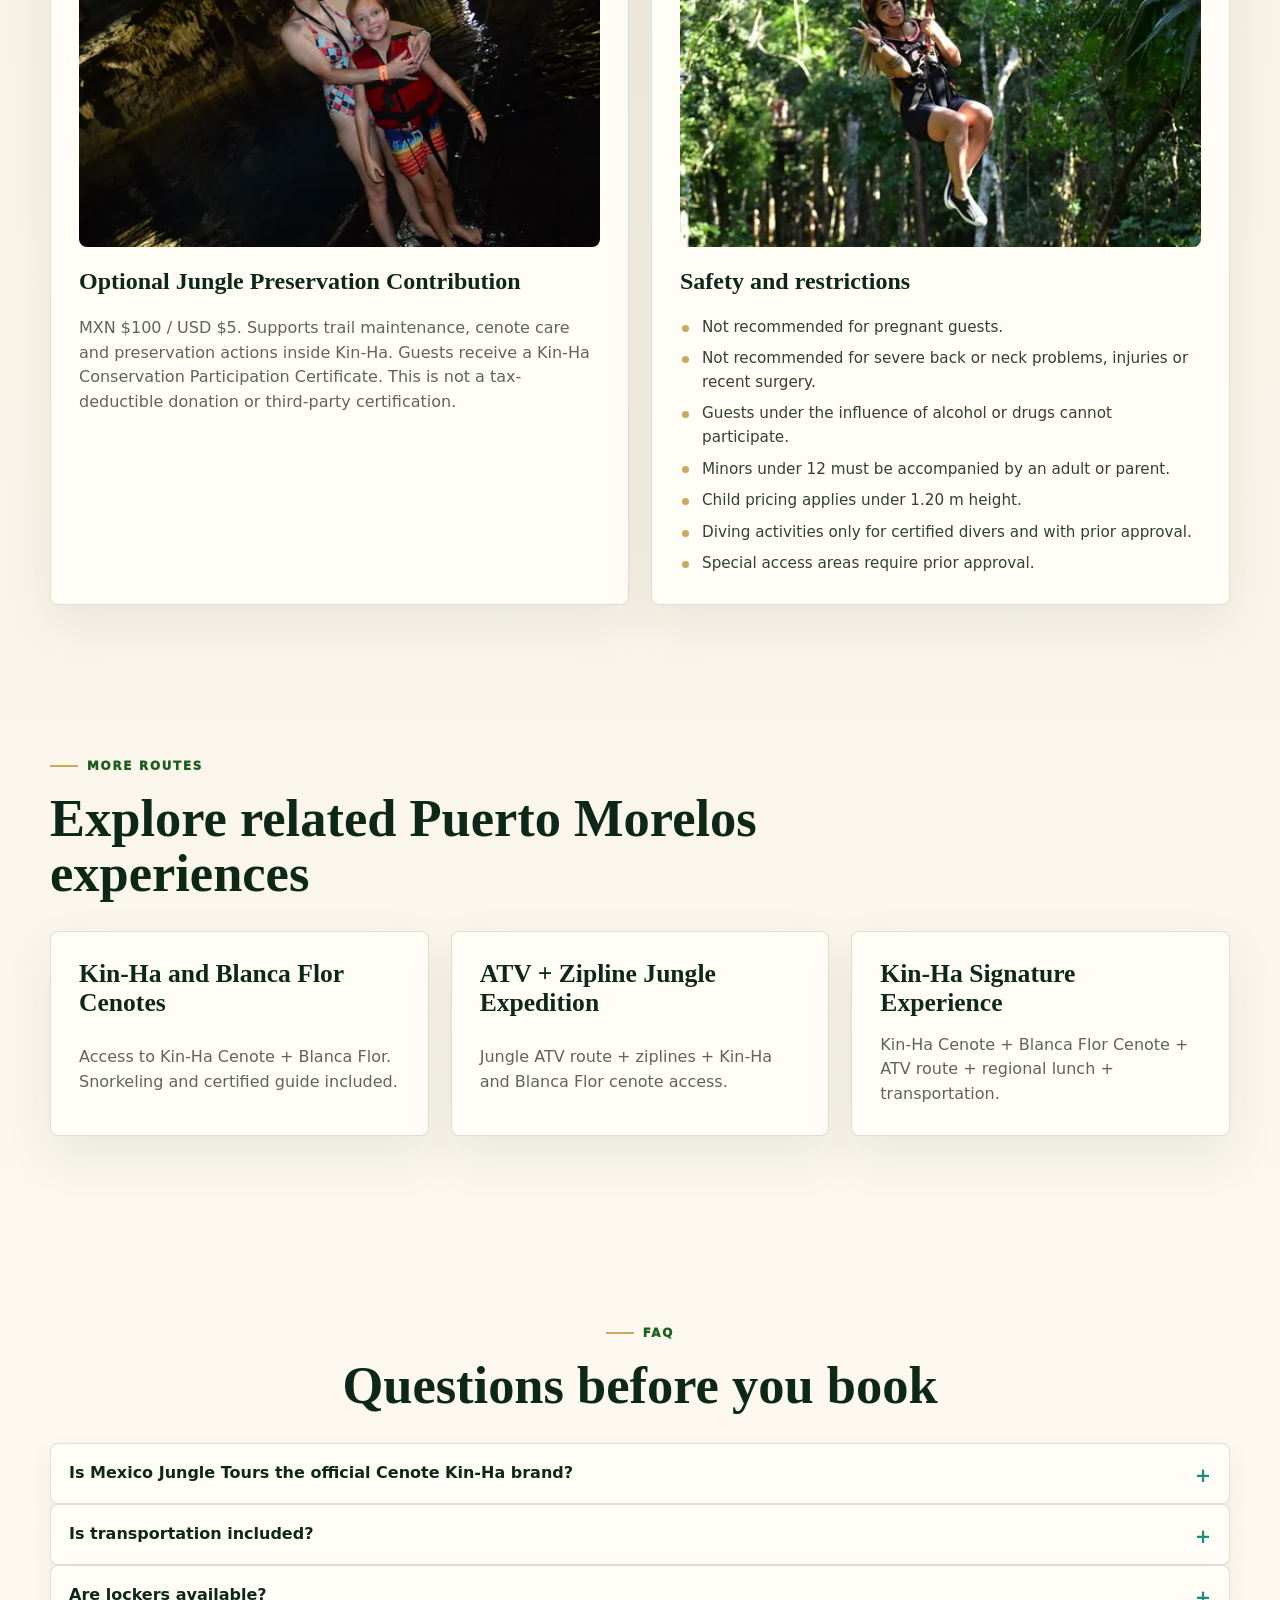
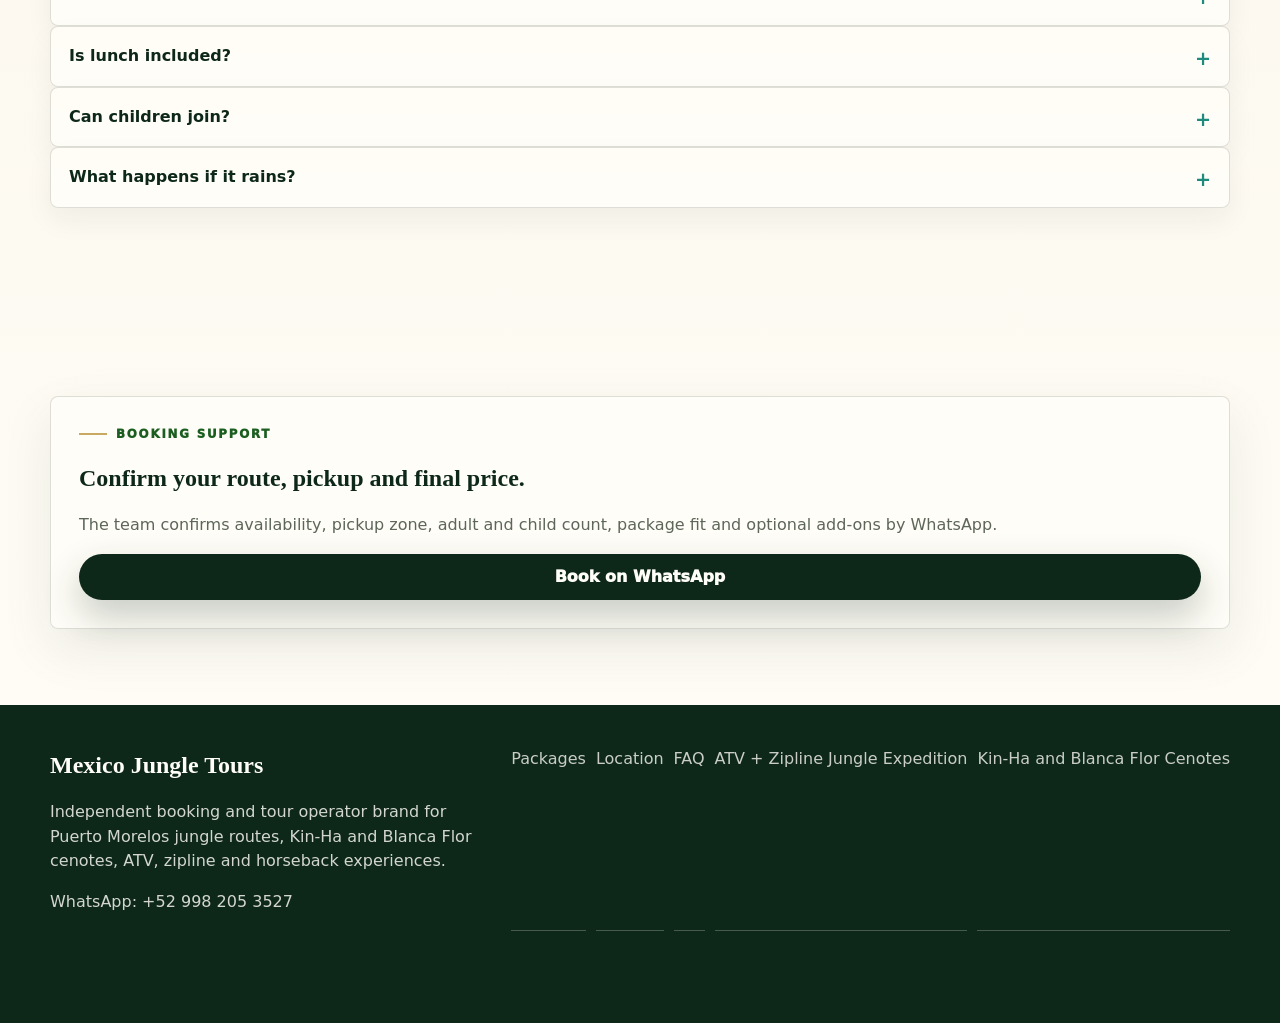
<file: en/horseback-riding-cenote-tour-puerto-morelos/index.html>
<!doctype html>
<html lang="en">
<head>
  <meta charset="utf-8">
  <meta name="viewport" content="width=device-width, initial-scale=1">
  <title>Horseback Riding Cenote Tour Puerto Morelos</title>
  <meta name="description" content="Book horseback riding through Puerto Morelos jungle trails with cenote access, certified guide, regional Mexican lunch and pickup coordination.">
  <meta name="robots" content="index,follow">
  <link rel="canonical" href="https://mexicojungletours.com/en/horseback-riding-cenote-tour-puerto-morelos/">
  <link rel="alternate" hreflang="en" href="https://mexicojungletours.com/en/horseback-riding-cenote-tour-puerto-morelos/">
  <link rel="alternate" hreflang="es-MX" href="https://mexicojungletours.com/es/caballos-y-cenotes-puerto-morelos/">
  <link rel="alternate" hreflang="x-default" href="https://mexicojungletours.com/en/horseback-riding-cenote-tour-puerto-morelos/">
  <meta property="og:title" content="Horseback Riding Cenote Tour Puerto Morelos">
  <meta property="og:description" content="Book horseback riding through Puerto Morelos jungle trails with cenote access, certified guide, regional Mexican lunch and pickup coordination.">
  <meta property="og:type" content="website">
  <meta property="og:url" content="https://mexicojungletours.com/en/horseback-riding-cenote-tour-puerto-morelos/">
  <meta property="og:image" content="https://mexicojungletours.com/assets/photos/horseback-riding-puerto-morelos-jungle-trail-1800.webp">
  <meta name="twitter:card" content="summary_large_image">
  <meta name="twitter:title" content="Horseback Riding Cenote Tour Puerto Morelos">
  <meta name="twitter:description" content="Book horseback riding through Puerto Morelos jungle trails with cenote access, certified guide, regional Mexican lunch and pickup coordination.">
  <meta name="twitter:image" content="https://mexicojungletours.com/assets/photos/horseback-riding-puerto-morelos-jungle-trail-1800.webp">
  <link rel="stylesheet" href="/assets/site.css">
<script type="application/ld+json">{"@context":"https://schema.org","@graph":[{"@type":"Organization","@id":"https://mexicojungletours.com/#organization","name":"Mexico Jungle Tours","url":"https://mexicojungletours.com","telephone":"+52 998 205 3527","description":"Independent booking and tour operator brand for Puerto Morelos jungle routes, Kin-Ha and Blanca Flor cenotes, ATV, zipline and horseback experiences."},{"@type":"LocalBusiness","@id":"https://mexicojungletours.com/#localbusiness","name":"Mexico Jungle Tours","url":"https://mexicojungletours.com","telephone":"+52 998 205 3527","image":"https://mexicojungletours.com/assets/photos/hero-atv-adventure-riviera-maya-1800.webp","address":{"@type":"PostalAddress","addressLocality":"Puerto Morelos","addressRegion":"Quintana Roo","addressCountry":"MX"},"areaServed":["Cancun","Playa del Carmen","Puerto Morelos","Riviera Maya"],"description":"Mexico Jungle Tours is an independent booking and tour operator brand for authentic jungle routes, Kin-Ha and Blanca Flor cenotes, certified bilingual guides, lockers, rest areas, regional Mexican food and pickup coordination."},{"@type":"BreadcrumbList","@id":"https://mexicojungletours.com/en/horseback-riding-cenote-tour-puerto-morelos/#breadcrumb","itemListElement":[{"@type":"ListItem","position":1,"name":"Mexico Jungle Tours","item":"https://mexicojungletours.com/en/"},{"@type":"ListItem","position":2,"name":"Horseback Riding Cenote Tour Puerto Morelos","item":"https://mexicojungletours.com/en/horseback-riding-cenote-tour-puerto-morelos/"}]},{"@type":"FAQPage","@id":"https://mexicojungletours.com/en/horseback-riding-cenote-tour-puerto-morelos/#faq","mainEntity":[{"@type":"Question","name":"Is Mexico Jungle Tours the official Cenote Kin-Ha brand?","acceptedAnswer":{"@type":"Answer","text":"No. Mexico Jungle Tours is an independent booking and tour operator brand offering access to authentic jungle routes and cenote experiences, including Kin-Ha and Blanca Flor access."}},{"@type":"Question","name":"Is transportation included?","acceptedAnswer":{"@type":"Answer","text":"Transportation is included in ATV, horseback and signature packages. Confirm your pickup zone before payment."}},{"@type":"Question","name":"Are lockers available?","acceptedAnswer":{"@type":"Answer","text":"Yes, lockers and rest areas are available."}},{"@type":"Question","name":"Is lunch included?","acceptedAnswer":{"@type":"Answer","text":"Regional Mexican lunch or snacks are included depending on the package."}},{"@type":"Question","name":"Can children join?","acceptedAnswer":{"@type":"Answer","text":"Children can join many activities. Minors under 12 must be accompanied by an adult or parent."}},{"@type":"Question","name":"What happens if it rains?","acceptedAnswer":{"@type":"Answer","text":"Light rain can be part of the jungle route. The team confirms weather, safety and schedule changes before the activity."}}]},{"@type":"TouristTrip","@id":"https://mexicojungletours.com/en/horseback-riding-cenote-tour-puerto-morelos/#tour","name":"Horseback Riding & Cenotes","description":"Horseback riding through jungle trails + cenote access.","image":"https://mexicojungletours.com/assets/photos/horseback-riding-puerto-morelos-jungle-trail-1800.webp","touristType":["Adventure travelers","Families","Small groups"],"provider":{"@id":"https://mexicojungletours.com/#organization"},"offers":{"@type":"Offer","name":"Horseback Riding & Cenotes","priceCurrency":"MXN","price":"1200","url":"https://mexicojungletours.com/en/horseback-riding-cenote-tour-puerto-morelos/","availability":"https://schema.org/InStock"}}]}</script>
</head>
<body>
<header class="site-header">
    <div class="header-inner">
      <a class="brand" href="/en/" aria-label="Mexico Jungle Tours">
        <strong>Mexico Jungle Tours</strong>
        <span>Independent booking operator</span>
      </a>
      <nav class="desktop-nav" aria-label="Primary navigation">
        <a href="/en/#experiences">Experiences</a>
        <a href="/en/#packages">Packages</a>
        <a href="/en/#location">Location</a>
        <a href="/en/#faq">FAQ</a>
        <a class="js-wa" data-message-en="Hi, I&#39;m interested in booking a Mexico Jungle Tours cenote and jungle experience. Can you confirm availability, pickup and pricing?" href="https://wa.me/529982053527" target="_blank" rel="noopener noreferrer">WhatsApp</a>
        <a class="nav-book js-wa" data-message-en="Hi, I&#39;m interested in booking a Mexico Jungle Tours cenote and jungle experience. Can you confirm availability, pickup and pricing?" href="https://wa.me/529982053527" target="_blank" rel="noopener noreferrer">Book</a>
      </nav>
      <div class="language-links" aria-label="Language">
        <a class="lang-link is-active" href="/en/horseback-riding-cenote-tour-puerto-morelos/" hreflang="en">EN</a>
        <a class="lang-link " href="/es/caballos-y-cenotes-puerto-morelos/" hreflang="es-MX">ES</a>
      </div>
    </div>
    <nav class="mobile-nav" aria-label="Mobile navigation">
      <a href="/en/#experiences">Experiences</a>
      <a href="/en/#packages">Packages</a>
      <a href="/en/#location">Location</a>
      <a href="/en/#faq">FAQ</a>
      <a class="js-wa" data-message-en="Hi, I&#39;m interested in booking a Mexico Jungle Tours cenote and jungle experience. Can you confirm availability, pickup and pricing?" href="https://wa.me/529982053527" target="_blank" rel="noopener noreferrer">WhatsApp</a>
    </nav>
  </header>
<nav class="container breadcrumb" aria-label="Breadcrumb"><a href="/en/">Mexico Jungle Tours</a><span aria-hidden="true">/</span><span aria-current="page">Horseback Riding Cenote Tour Puerto Morelos</span></nav>
<main>
<section class="hero">
    <div class="hero-grid">
      <div class="hero-copy">
        <span class="eyebrow">High-intent tour page</span>
        <h1>Horseback Riding &amp; Cenotes in Puerto Morelos</h1>
        <p class="subhead">Ride shaded jungle trails and access natural cenotes with certified guide, regional Mexican lunch, lockers and pickup coordination.</p>
        <p>Mexico Jungle Tours is an independent booking and tour operator brand for authentic jungle routes, Kin-Ha and Blanca Flor cenotes, certified bilingual guides, lockers, rest areas, regional Mexican food and pickup coordination.</p>
        <div class="price-cue">From MXN $500 / USD $30</div>
        <div class="hero-actions">
          <a class="btn btn-primary js-wa" data-message-en="Hi, I&#39;m interested in booking Horseback Riding &amp; Cenotes. Can you confirm availability, pickup and final price?" href="https://wa.me/529982053527" target="_blank" rel="noopener noreferrer">Book on WhatsApp</a>
          <a class="btn btn-secondary" href="#packages">View Packages</a>
        </div>
      </div>
      <div class="hero-media">
        <img src="/assets/photos/horseback-riding-puerto-morelos-jungle-trail-1800.webp" srcset="/assets/photos/horseback-riding-puerto-morelos-jungle-trail-640.webp 640w, /assets/photos/horseback-riding-puerto-morelos-jungle-trail-960.webp 960w, /assets/photos/horseback-riding-puerto-morelos-jungle-trail-1400.webp 1400w, /assets/photos/horseback-riding-puerto-morelos-jungle-trail-1800.webp 1800w" sizes="(max-width: 720px) 100vw, 50vw" width="1800" height="1197" alt="Horseback riding tour through the Puerto Morelos jungle" fetchpriority="high" loading="eager" decoding="async">
        <div class="hero-note"><strong>Natural cenotes and real Puerto Morelos jungle setting</strong><span>Clean booking flow with pickup coordination before payment.</span></div>
      </div>
    </div>
  </section>
      <section class="value-strip"><div class="container"><div class="value-grid"><span>Independent tour operator</span><span>Small-group routes</span><span>Certified bilingual guides</span><span>Kin-Ha and Blanca Flor access</span><span>Regional lunch depending on package</span><span>Confirm pickup before payment</span></div></div></section>
      <section class="section" id="packages">
    <div class="container">
      <div class="section-head">
        <span class="eyebrow">Packages</span>
        <h2>Choose the route that fits your day.</h2>
        <p>Compare cenote access, ATV, zipline and horseback options, then confirm availability directly on WhatsApp.</p>
      </div>

      <div class="packages-grid"><article class="package-card" data-route="horseback">
    <a class="package-image" href="/en/horseback-riding-cenote-tour-puerto-morelos/"><img src="/assets/photos/horseback-riding-puerto-morelos-jungle-trail-1800.webp" srcset="/assets/photos/horseback-riding-puerto-morelos-jungle-trail-640.webp 640w, /assets/photos/horseback-riding-puerto-morelos-jungle-trail-960.webp 960w, /assets/photos/horseback-riding-puerto-morelos-jungle-trail-1400.webp 1400w, /assets/photos/horseback-riding-puerto-morelos-jungle-trail-1800.webp 1800w" sizes="(max-width: 720px) 100vw, (max-width: 1180px) 50vw, 380px" width="1800" height="1197" alt="Horseback riding on shaded jungle trails near Puerto Morelos cenotes" loading="lazy" decoding="async"></a>
    <div class="package-body">
      <span class="package-kicker">Horseback</span>
      <h3><a href="/en/horseback-riding-cenote-tour-puerto-morelos/">Horseback Riding &amp; Cenotes</a></h3>
      <p>Horseback riding through jungle trails + cenote access.</p>

      <div class="price-grid">
        <div class="price-cell"><span>Adult</span><strong>MXN $1,200 / USD $70</strong></div>
        <div class="price-cell"><span>Child</span><strong>MXN $700 / USD $40</strong></div>
      </div>
      <p class="note">Child pricing applies under 1.20 m height.</p>
      <div><p class="mini-label">Includes</p><ul class="check-list"><li>Round-trip transportation</li><li>Horseback riding</li><li>Cenote access</li><li>Certified guide</li><li>Regional Mexican lunch</li><li>Lockers</li><li>Rest areas</li></ul></div>

      <a class="btn btn-primary js-wa" data-message-en="Hi, I&#39;m interested in booking Horseback Riding &amp; Cenotes. Can you confirm availability, pickup and final price?" href="https://wa.me/529982053527" target="_blank" rel="noopener noreferrer">Book Horseback &amp; Cenotes</a>
    </div>
  </article></div>
    </div>
  </section>

      <section class="section visual-band">
    <div class="container">
      <div class="section-head">
        <span class="eyebrow">Real route images</span>
        <h2>Real cenotes, real jungle, clear booking.</h2>
        <p>Freshwater cenotes, limestone walls, ATV splash, zipline platforms, horseback trails and family moments on the Puerto Morelos route.</p>
      </div>
      <div class="gallery"><figure><img src="/assets/photos/hero-atv-adventure-riviera-maya-1800.webp" srcset="/assets/photos/hero-atv-adventure-riviera-maya-640.webp 640w, /assets/photos/hero-atv-adventure-riviera-maya-960.webp 960w, /assets/photos/hero-atv-adventure-riviera-maya-1400.webp 1400w, /assets/photos/hero-atv-adventure-riviera-maya-1800.webp 1800w" sizes="(max-width: 720px) 100vw, (max-width: 1180px) 50vw, 380px" width="1800" height="1200" alt="Helmeted guests riding an ATV through the Puerto Morelos jungle" loading="lazy" decoding="async"><figcaption>ATV jungle tour near Cancun and Riviera Maya</figcaption></figure><figure><img src="/assets/photos/cenote-blanca-flor-puerto-morelos-1800.webp" srcset="/assets/photos/cenote-blanca-flor-puerto-morelos-640.webp 640w, /assets/photos/cenote-blanca-flor-puerto-morelos-960.webp 960w, /assets/photos/cenote-blanca-flor-puerto-morelos-1400.webp 1400w, /assets/photos/cenote-blanca-flor-puerto-morelos-1800.webp 1800w" sizes="(max-width: 720px) 100vw, (max-width: 1180px) 50vw, 380px" width="1800" height="1200" alt="Blanca Flor cenote experience near Cancun and Puerto Morelos" loading="lazy" decoding="async"><figcaption>Blanca Flor cenote water and limestone walls</figcaption></figure><figure><img src="/assets/photos/cenote-kinha-ruta-de-los-cenotes-1800.webp" srcset="/assets/photos/cenote-kinha-ruta-de-los-cenotes-640.webp 640w, /assets/photos/cenote-kinha-ruta-de-los-cenotes-960.webp 960w, /assets/photos/cenote-kinha-ruta-de-los-cenotes-1400.webp 1400w, /assets/photos/cenote-kinha-ruta-de-los-cenotes-1800.webp 1800w" sizes="(max-width: 720px) 100vw, (max-width: 1180px) 50vw, 380px" width="1800" height="1197" alt="Guests swimming in Kin-Ha Cenote near Puerto Morelos" loading="lazy" decoding="async"><figcaption>Kin-Ha cenote immersion</figcaption></figure><figure><img src="/assets/photos/zipline-over-cenote-water-kinha-1124.webp" srcset="/assets/photos/zipline-over-cenote-water-kinha-640.webp 640w, /assets/photos/zipline-over-cenote-water-kinha-960.webp 960w, /assets/photos/zipline-over-cenote-water-kinha-1124.webp 1124w" sizes="(max-width: 720px) 100vw, (max-width: 1180px) 50vw, 380px" width="1124" height="750" alt="Zipline adventure at Kin-Ha jungle park over cenote water" loading="lazy" decoding="async"><figcaption>Zipline over cenote water</figcaption></figure><figure><img src="/assets/photos/horseback-riding-puerto-morelos-jungle-trail-1800.webp" srcset="/assets/photos/horseback-riding-puerto-morelos-jungle-trail-640.webp 640w, /assets/photos/horseback-riding-puerto-morelos-jungle-trail-960.webp 960w, /assets/photos/horseback-riding-puerto-morelos-jungle-trail-1400.webp 1400w, /assets/photos/horseback-riding-puerto-morelos-jungle-trail-1800.webp 1800w" sizes="(max-width: 720px) 100vw, (max-width: 1180px) 50vw, 380px" width="1800" height="1197" alt="Horseback riding tour through the Puerto Morelos jungle" loading="lazy" decoding="async"><figcaption>Horseback route through shaded jungle trails</figcaption></figure><figure><img src="/assets/photos/atv-jungle-tour-cancun-riviera-maya-1400.webp" srcset="/assets/photos/atv-jungle-tour-cancun-riviera-maya-640.webp 640w, /assets/photos/atv-jungle-tour-cancun-riviera-maya-960.webp 960w, /assets/photos/atv-jungle-tour-cancun-riviera-maya-1400.webp 1400w" sizes="(max-width: 720px) 100vw, (max-width: 1180px) 50vw, 380px" width="1400" height="933" alt="ATV riders crossing water on the Kin-Ha jungle route near Puerto Morelos" loading="lazy" decoding="async"><figcaption>ATV route with real jungle terrain</figcaption></figure><figure><img src="/assets/photos/kinha-cenote-jumping-puerto-morelos-1400.webp" srcset="/assets/photos/kinha-cenote-jumping-puerto-morelos-640.webp 640w, /assets/photos/kinha-cenote-jumping-puerto-morelos-960.webp 960w, /assets/photos/kinha-cenote-jumping-puerto-morelos-1400.webp 1400w" sizes="(max-width: 720px) 100vw, (max-width: 1180px) 50vw, 380px" width="1400" height="1050" alt="Guest jumping into a Kin-Ha cenote in Puerto Morelos" loading="lazy" decoding="async"><figcaption>Cenote jump on the Kin-Ha route</figcaption></figure><figure><img src="/assets/photos/guided-zipline-helmet-kinha-safety-720.webp" srcset="/assets/photos/guided-zipline-helmet-kinha-safety-480.webp 480w, /assets/photos/guided-zipline-helmet-kinha-safety-720.webp 720w" sizes="(max-width: 720px) 100vw, (max-width: 1180px) 50vw, 380px" width="720" height="480" alt="Helmeted guest with guide support on the Kin-Ha zipline route" loading="lazy" decoding="async"><figcaption>Helmet, guide support and zipline briefing</figcaption></figure><figure><img src="/assets/photos/family-zipline-jungle-riviera-maya-1800.webp" srcset="/assets/photos/family-zipline-jungle-riviera-maya-640.webp 640w, /assets/photos/family-zipline-jungle-riviera-maya-960.webp 960w, /assets/photos/family-zipline-jungle-riviera-maya-1400.webp 1400w, /assets/photos/family-zipline-jungle-riviera-maya-1800.webp 1800w" sizes="(max-width: 720px) 100vw, (max-width: 1180px) 50vw, 380px" width="1800" height="1200" alt="Family zipline moment in the Riviera Maya jungle near Puerto Morelos" loading="lazy" decoding="async"><figcaption>Family zipline moment in the Riviera Maya jungle</figcaption></figure><figure><img src="/assets/photos/family-kinha-sign-ruta-de-los-cenotes-720.webp" srcset="/assets/photos/family-kinha-sign-ruta-de-los-cenotes-480.webp 480w, /assets/photos/family-kinha-sign-ruta-de-los-cenotes-720.webp 720w" sizes="(max-width: 720px) 100vw, (max-width: 1180px) 50vw, 380px" width="720" height="480" alt="Family at the Kin-Ha sign on Ruta de los Cenotes" loading="lazy" decoding="async"><figcaption>Family arrival at the Kin-Ha letters</figcaption></figure><figure><img src="/assets/photos/zip-line-adventure-kinha-jungle-1800.webp" srcset="/assets/photos/zip-line-adventure-kinha-jungle-640.webp 640w, /assets/photos/zip-line-adventure-kinha-jungle-960.webp 960w, /assets/photos/zip-line-adventure-kinha-jungle-1400.webp 1400w, /assets/photos/zip-line-adventure-kinha-jungle-1800.webp 1800w" sizes="(max-width: 720px) 100vw, (max-width: 1180px) 50vw, 380px" width="1800" height="1200" alt="Zipline route through the Kin-Ha jungle near Puerto Morelos" loading="lazy" decoding="async"><figcaption>Zipline route through jungle canopy</figcaption></figure><figure><img src="/assets/photos/kinha-couple-jumping-cenote-puerto-morelos-640.webp" srcset="/assets/photos/kinha-couple-jumping-cenote-puerto-morelos-480.webp 480w, /assets/photos/kinha-couple-jumping-cenote-puerto-morelos-640.webp 640w" sizes="(max-width: 720px) 100vw, (max-width: 1180px) 50vw, 380px" width="640" height="960" alt="Guests jumping into a Kin-Ha cenote near Puerto Morelos" loading="lazy" decoding="async"><figcaption>Guests jumping into a Kin-Ha cenote</figcaption></figure></div>
    </div>
  </section>
      <section class="section" id="location">
    <div class="container">
      <div class="map-layout">
        <div>
          <div class="section-head">
            <span class="eyebrow">Location</span>
            <h2>Ruta de los Cenotes, Puerto Morelos</h2>
            <p>The experience operates in the Ruta de los Cenotes area of Puerto Morelos, with pickup coordination from Cancun, Playa del Carmen and Puerto Morelos. <strong>Confirm pickup zone by WhatsApp before payment.</strong></p>
          </div>
          <div class="location-grid">
            <article class="location-card"><h3>Cancun</h3><p>Pickup coordination depending on hotel zone.</p></article>
            <article class="location-card"><h3>Playa del Carmen</h3><p>Pickup coordination depending on hotel zone.</p></article>
            <article class="location-card"><h3>Puerto Morelos</h3><p>Closest access to Ruta de los Cenotes.</p></article>
          </div>
          <div class="button-row">
            <button class="btn btn-primary" type="button" id="load-map">View embedded map</button>
            <a class="btn btn-primary js-wa" data-message-en="Hi, I&#39;m interested in a Mexico Jungle Tours experience. Can you confirm the pickup zone before payment?" href="https://wa.me/529982053527" target="_blank" rel="noopener noreferrer">Confirm pickup on WhatsApp</a>
          </div>
        </div>
        <div class="map-card" id="map-card" data-map-loaded="false">
          <div class="map-intro">
            <strong>Embedded map loads only when needed</strong>
            <p>This keeps the site fast while keeping the route easy to plan.</p>
            <button class="btn btn-primary" type="button" data-map-trigger>View embedded map</button>
          </div>
        </div>
      </div>
    </div>
  </section>
      <section class="section-tight">
    <div class="container">
      <div class="info-grid">
        <article class="info-card media-card">
          <figure><img src="/assets/photos/cenote-kinha-ruta-de-los-cenotes-1800.webp" srcset="/assets/photos/cenote-kinha-ruta-de-los-cenotes-640.webp 640w, /assets/photos/cenote-kinha-ruta-de-los-cenotes-960.webp 960w, /assets/photos/cenote-kinha-ruta-de-los-cenotes-1400.webp 1400w, /assets/photos/cenote-kinha-ruta-de-los-cenotes-1800.webp 1800w" sizes="(max-width: 720px) 100vw, 560px" width="1800" height="1197" alt="Natural jungle and cenote environment at Kin-Ha near Puerto Morelos" loading="lazy" decoding="async"></figure>
          <h2>Optional Jungle Preservation Contribution</h2>
          <p>MXN $100 / USD $5. Supports trail maintenance, cenote care and preservation actions inside Kin-Ha. Guests receive a Kin-Ha Conservation Participation Certificate. This is not a tax-deductible donation or third-party certification.</p>
        </article>
        <article class="info-card media-card">
          <figure><img src="/assets/photos/guided-zipline-helmet-kinha-safety-720.webp" srcset="/assets/photos/guided-zipline-helmet-kinha-safety-480.webp 480w, /assets/photos/guided-zipline-helmet-kinha-safety-720.webp 720w" sizes="(max-width: 720px) 100vw, 560px" width="720" height="480" alt="Helmeted zipline guest with guide support on the Kin-Ha route" loading="lazy" decoding="async"></figure>
          <h2>Safety and restrictions</h2>
          <ul class="plain-list"><li>Not recommended for pregnant guests.</li><li>Not recommended for severe back or neck problems, injuries or recent surgery.</li><li>Guests under the influence of alcohol or drugs cannot participate.</li><li>Minors under 12 must be accompanied by an adult or parent.</li><li>Child pricing applies under 1.20 m height.</li><li>Diving activities only for certified divers and with prior approval.</li><li>Special access areas require prior approval.</li></ul>
        </article>
      </div>
    </div>
  </section>
      <section class="section-tight"><div class="container"><div class="section-head"><span class="eyebrow">More routes</span><h2>Explore related Puerto Morelos experiences</h2></div><div class="landing-grid"><article class="landing-card"><h3><a href="/en/puerto-morelos-cenote-tour/">Kin-Ha and Blanca Flor Cenotes</a></h3><p>Access to Kin-Ha Cenote + Blanca Flor. Snorkeling and certified guide included.</p></article><article class="landing-card"><h3><a href="/en/atv-zipline-cenote-tour-cancun/">ATV + Zipline Jungle Expedition</a></h3><p>Jungle ATV route + ziplines + Kin-Ha and Blanca Flor cenote access.</p></article><article class="landing-card"><h3><a href="/en/ruta-de-los-cenotes-puerto-morelos/">Kin-Ha Signature Experience</a></h3><p>Kin-Ha Cenote + Blanca Flor Cenote + ATV route + regional lunch + transportation.</p></article></div></div></section>
      <section class="section" id="faq">
    <div class="container">
      <div class="section-head center"><span class="eyebrow">FAQ</span><h2>Questions before you book</h2></div>
      <div class="faq-list"><details><summary>Is Mexico Jungle Tours the official Cenote Kin-Ha brand?</summary><p>No. Mexico Jungle Tours is an independent booking and tour operator brand offering access to authentic jungle routes and cenote experiences, including Kin-Ha and Blanca Flor access.</p></details><details><summary>Is transportation included?</summary><p>Transportation is included in ATV, horseback and signature packages. Confirm your pickup zone before payment.</p></details><details><summary>Are lockers available?</summary><p>Yes, lockers and rest areas are available.</p></details><details><summary>Is lunch included?</summary><p>Regional Mexican lunch or snacks are included depending on the package.</p></details><details><summary>Can children join?</summary><p>Children can join many activities. Minors under 12 must be accompanied by an adult or parent.</p></details><details><summary>What happens if it rains?</summary><p>Light rain can be part of the jungle route. The team confirms weather, safety and schedule changes before the activity.</p></details></div>
    </div>
  </section>
      <section class="section-tight">
    <div class="container">
      <div class="booking-card">
        <span class="eyebrow">Booking support</span>
        <h2>Confirm your route, pickup and final price.</h2>
        <p>The team confirms availability, pickup zone, adult and child count, package fit and optional add-ons by WhatsApp.</p>
        <a class="btn btn-primary js-wa" data-message-en="Hi, I&#39;m interested in booking a Mexico Jungle Tours cenote and jungle experience. Can you confirm availability, pickup and pricing?" href="https://wa.me/529982053527" target="_blank" rel="noopener noreferrer">Book on WhatsApp</a>
      </div>
    </div>
  </section>
</main>
<footer class="site-footer">
    <div class="container footer-grid">
      <div>
        <strong>Mexico Jungle Tours</strong>
        <p>Independent booking and tour operator brand for Puerto Morelos jungle routes, Kin-Ha and Blanca Flor cenotes, ATV, zipline and horseback experiences.</p>
        <p>WhatsApp: +52 998 205 3527</p>
      </div>
      <div class="footer-links">
        <a href="/en/#packages">Packages</a>
        <a href="/en/#location">Location</a>
        <a href="/en/#faq">FAQ</a>
        <a href="/en/atv-zipline-cenote-tour-cancun/">ATV + Zipline Jungle Expedition</a>
        <a href="/en/puerto-morelos-cenote-tour/">Kin-Ha and Blanca Flor Cenotes</a>
      </div>
    </div>
  </footer>
  <a class="floating-wa js-wa" data-message-en="Hi, I&#39;m interested in booking a Mexico Jungle Tours cenote and jungle experience. Can you confirm availability, pickup and pricing?" href="https://wa.me/529982053527" target="_blank" rel="noopener noreferrer" aria-label="WhatsApp">WA</a>
  <div class="mobile-booking-bar" role="navigation" aria-label="Mobile booking shortcuts">
    <a class="btn btn-primary js-wa" data-message-en="Hi, I&#39;m interested in booking a Mexico Jungle Tours cenote and jungle experience. Can you confirm availability, pickup and pricing?" href="https://wa.me/529982053527" target="_blank" rel="noopener noreferrer">WhatsApp</a>
    <a class="btn btn-secondary" href="/en/#packages">Packages</a>
  </div>
<script src="/assets/site.js" defer></script>
</body>
</html>
</file>
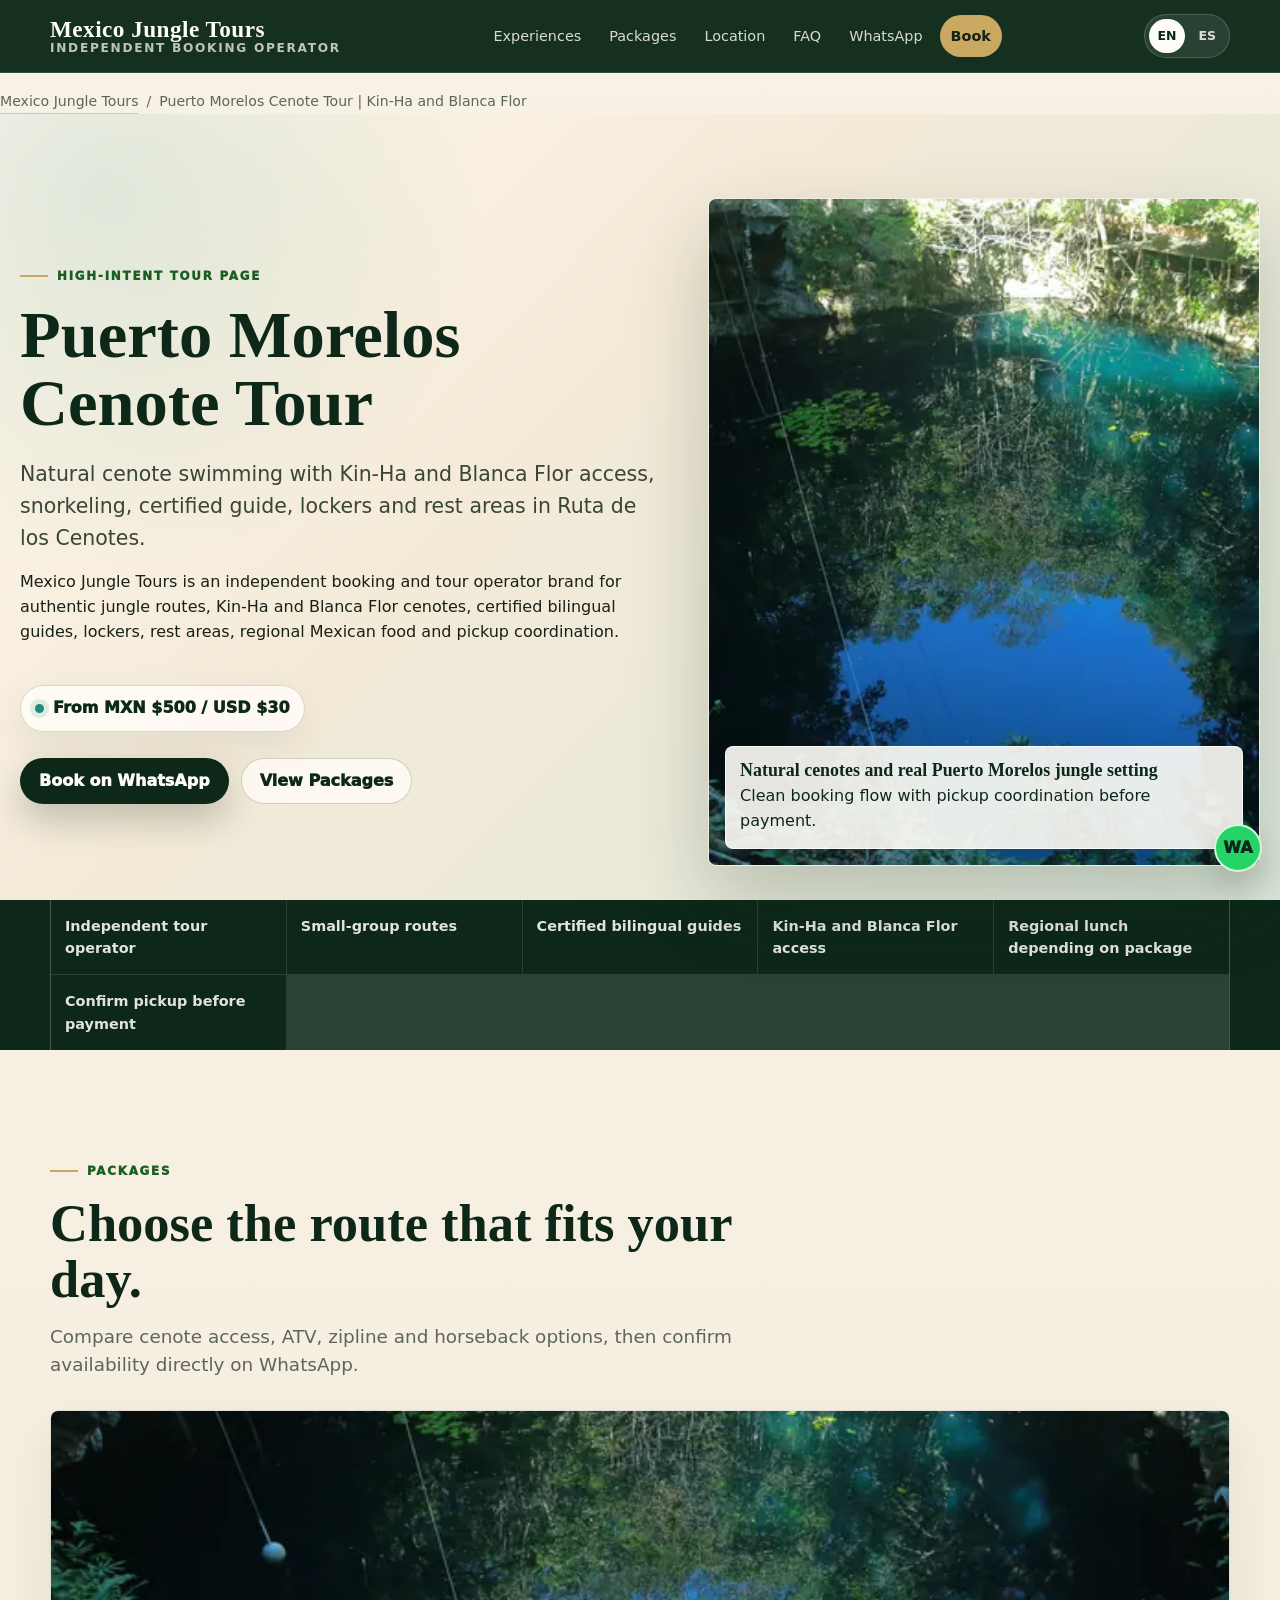
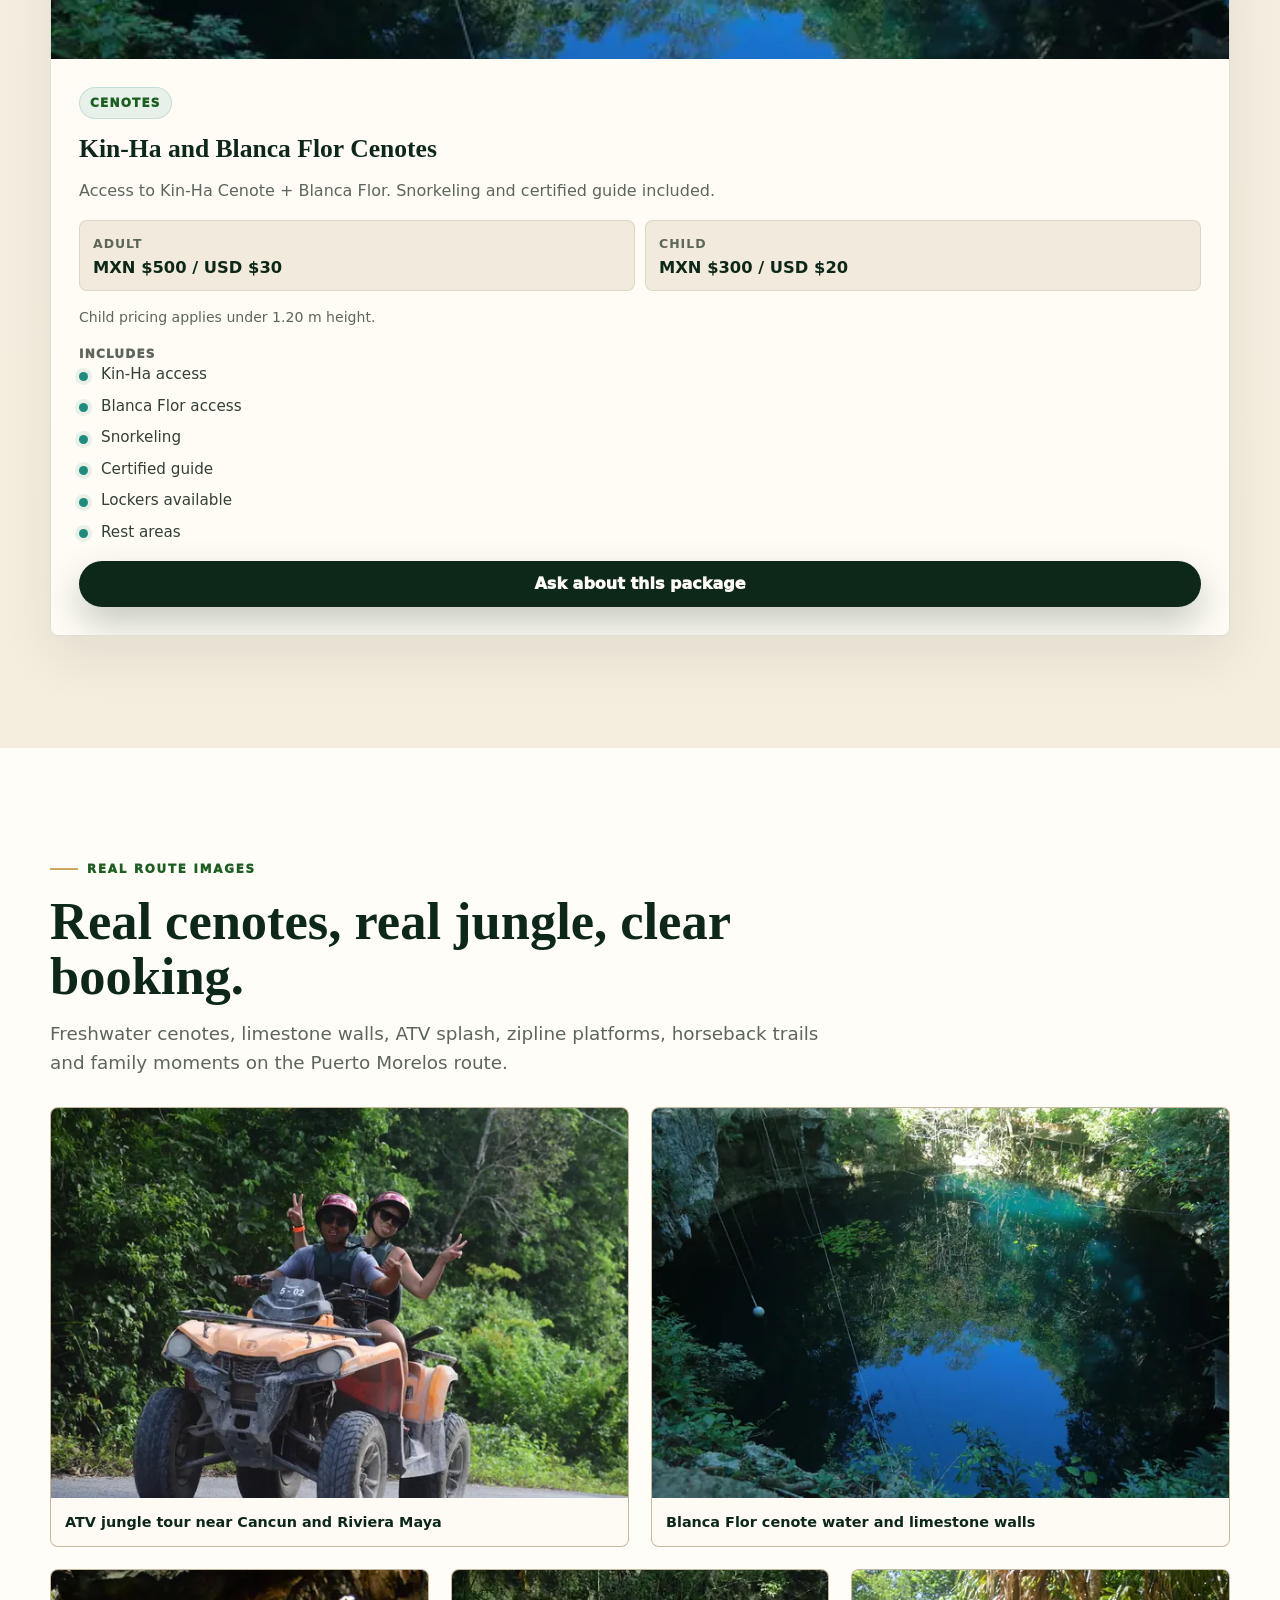
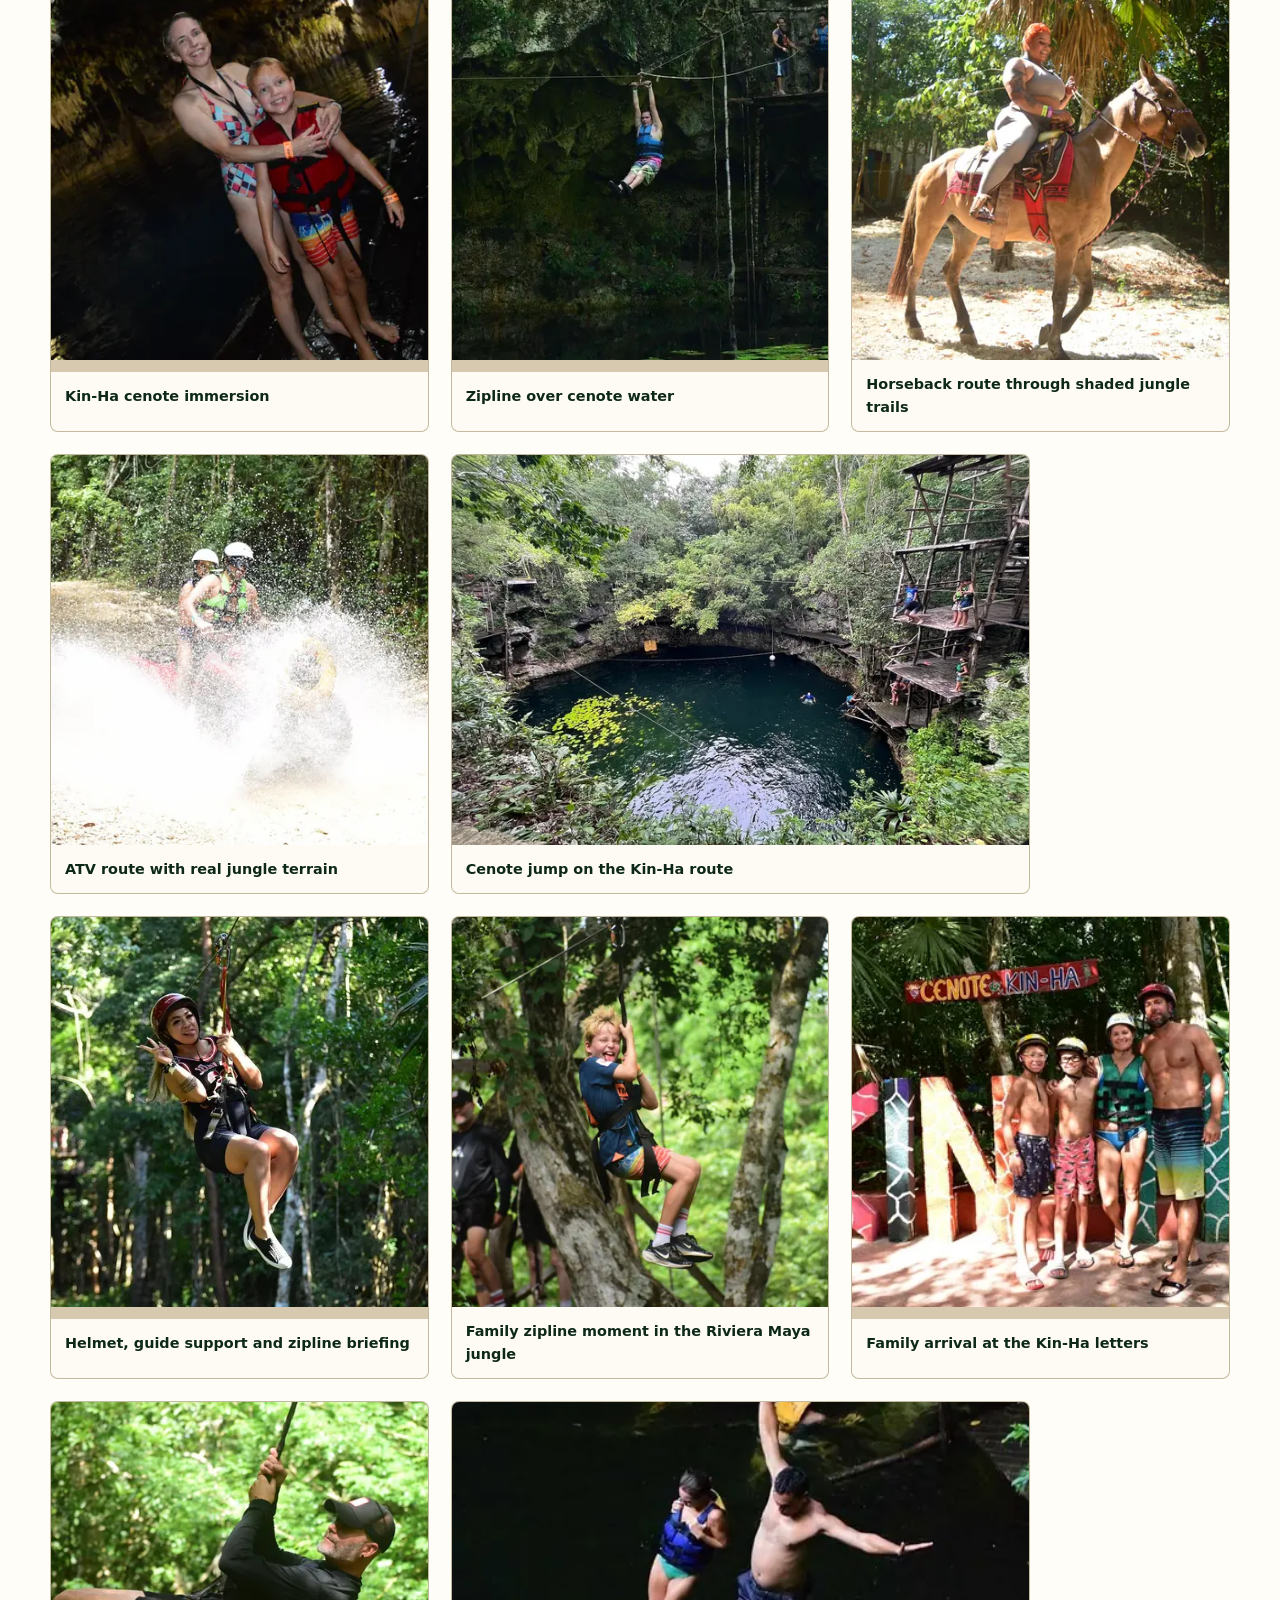
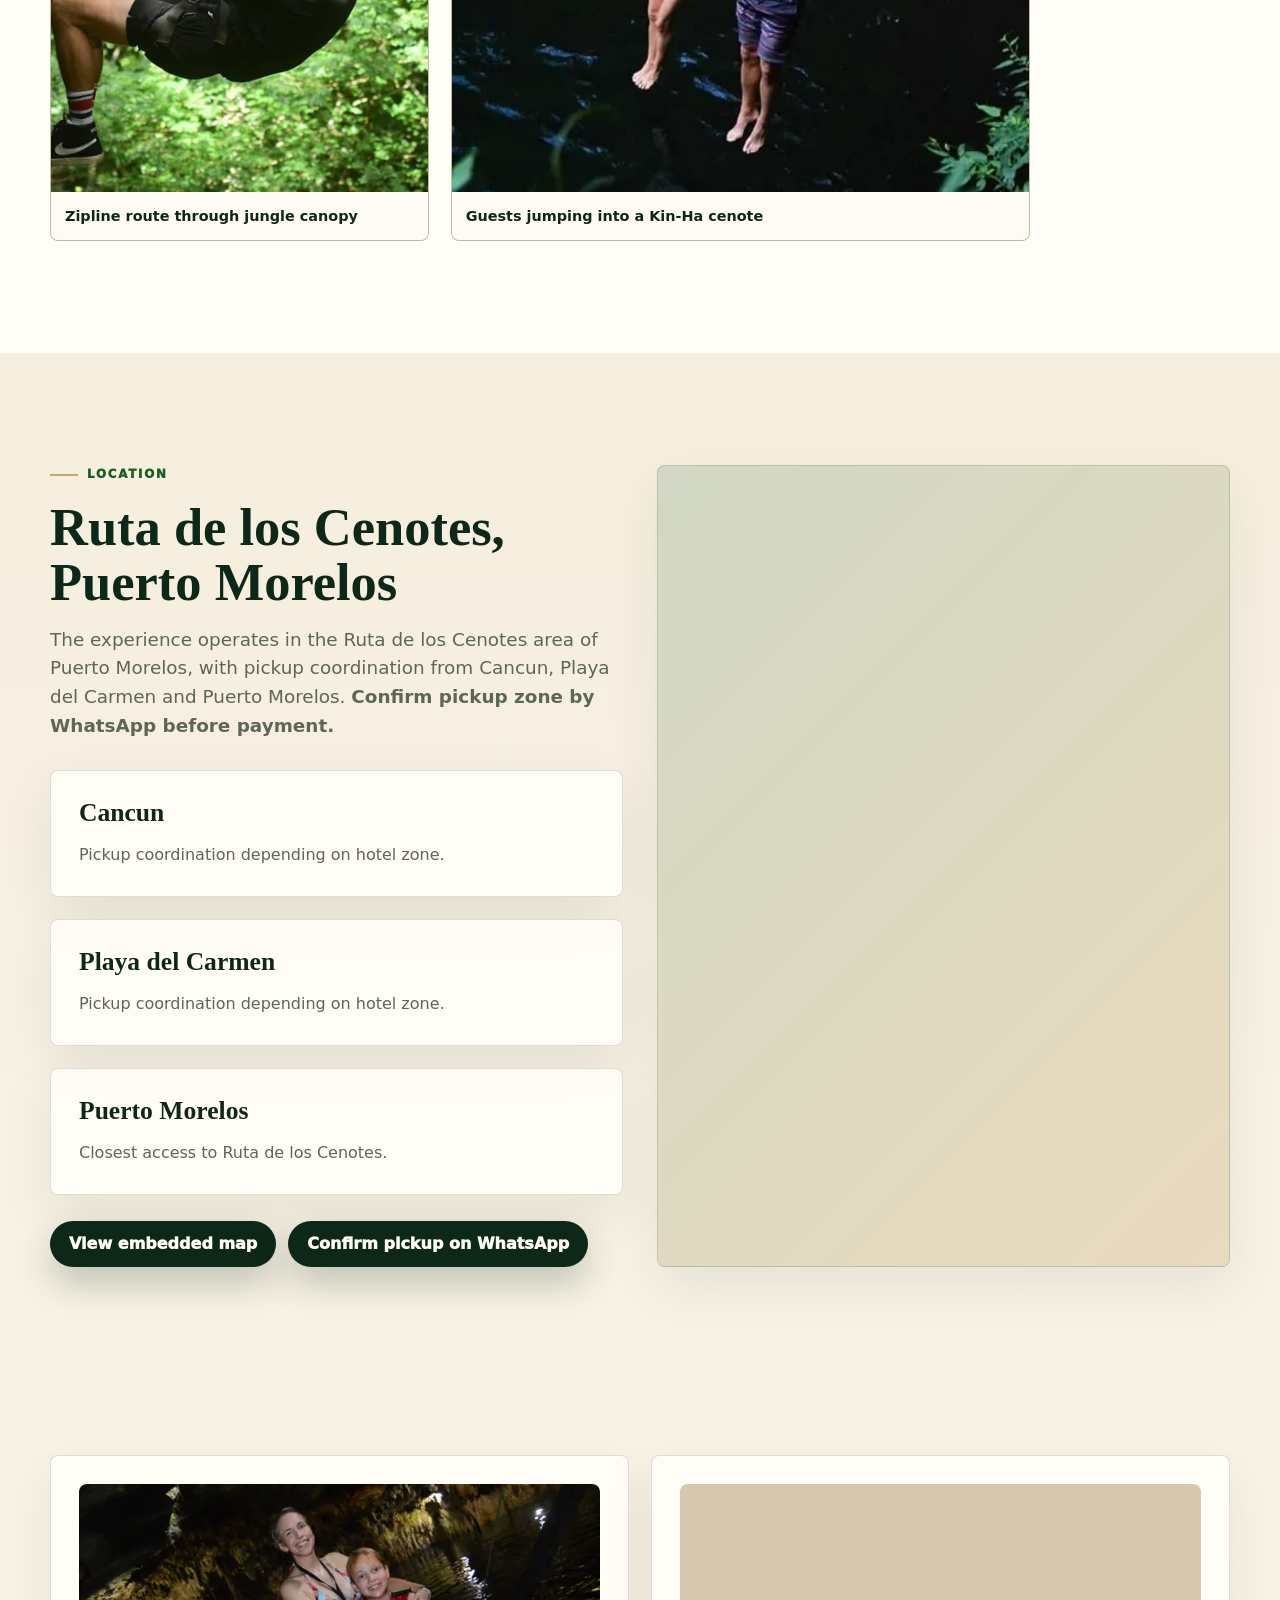
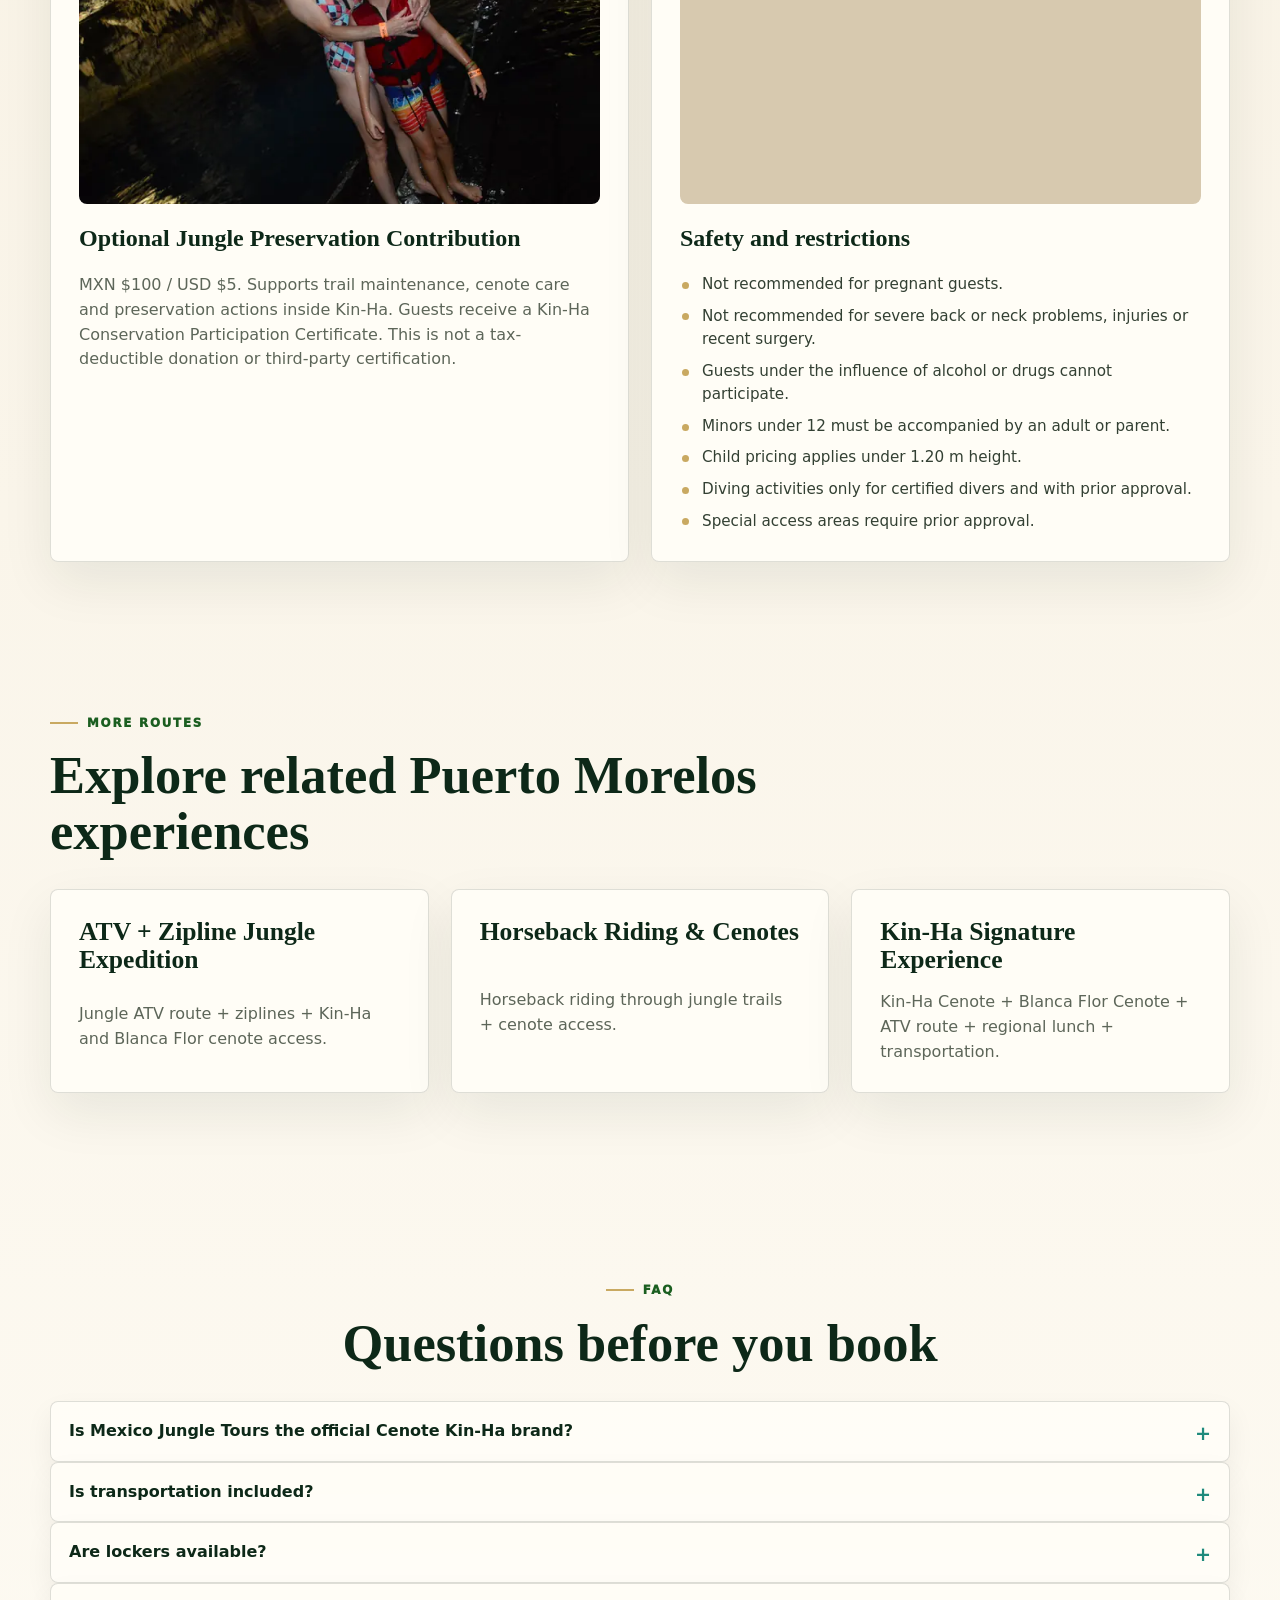
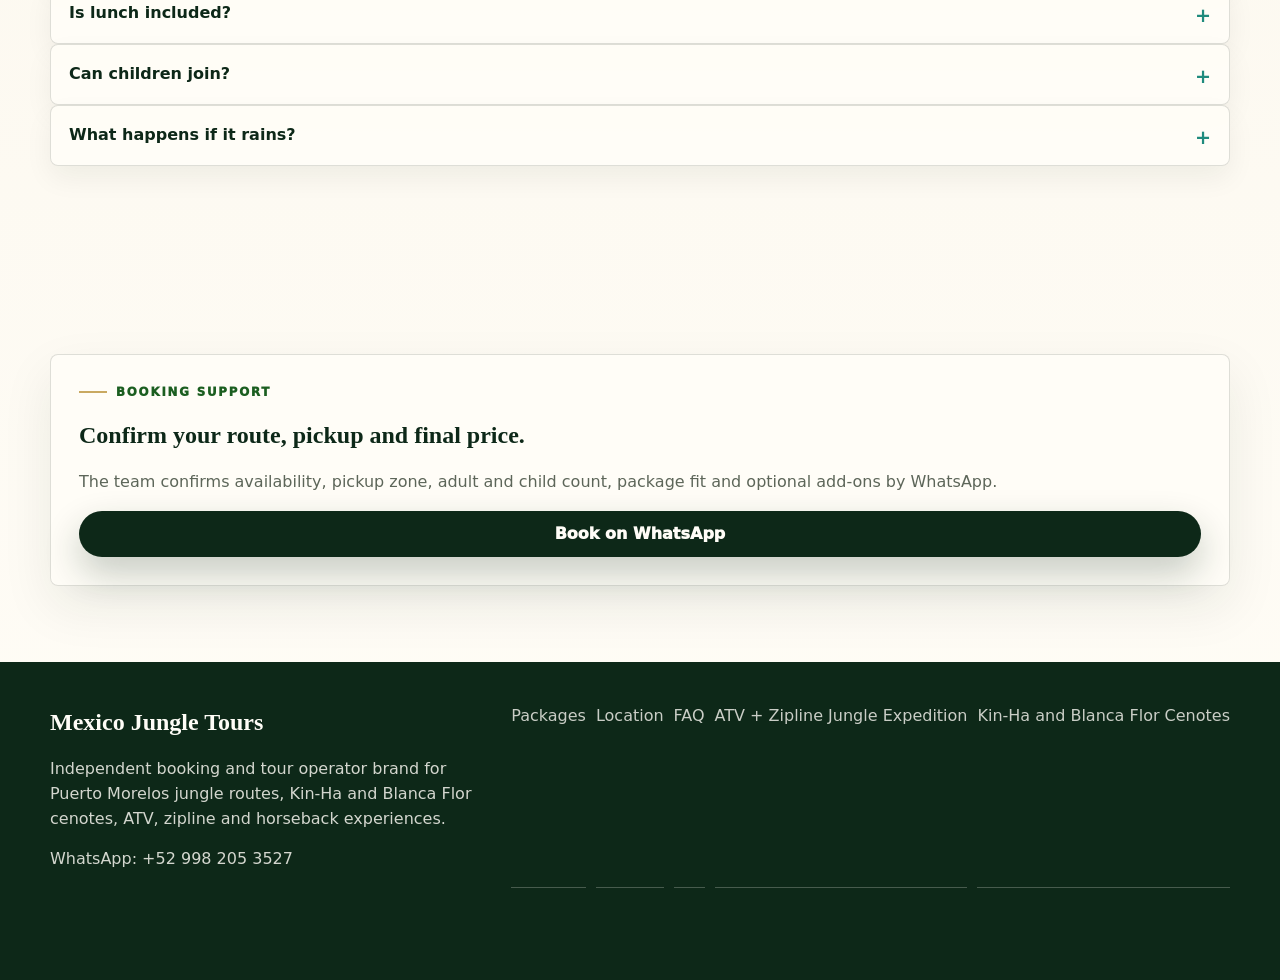
<file: en/puerto-morelos-cenote-tour/index.html>
<!doctype html>
<html lang="en">
<head>
  <meta charset="utf-8">
  <meta name="viewport" content="width=device-width, initial-scale=1">
  <title>Puerto Morelos Cenote Tour | Kin-Ha and Blanca Flor</title>
  <meta name="description" content="Book a Puerto Morelos cenote tour with Kin-Ha and Blanca Flor access, snorkeling, certified guide, lockers and rest areas.">
  <meta name="robots" content="index,follow">
  <link rel="canonical" href="https://mexicojungletours.com/en/puerto-morelos-cenote-tour/">
  <link rel="alternate" hreflang="en" href="https://mexicojungletours.com/en/puerto-morelos-cenote-tour/">
  <link rel="alternate" hreflang="es-MX" href="https://mexicojungletours.com/es/cenotes-puerto-morelos/">
  <link rel="alternate" hreflang="x-default" href="https://mexicojungletours.com/en/puerto-morelos-cenote-tour/">
  <meta property="og:title" content="Puerto Morelos Cenote Tour | Kin-Ha and Blanca Flor">
  <meta property="og:description" content="Book a Puerto Morelos cenote tour with Kin-Ha and Blanca Flor access, snorkeling, certified guide, lockers and rest areas.">
  <meta property="og:type" content="website">
  <meta property="og:url" content="https://mexicojungletours.com/en/puerto-morelos-cenote-tour/">
  <meta property="og:image" content="https://mexicojungletours.com/assets/photos/cenote-blanca-flor-puerto-morelos-1800.webp">
  <meta name="twitter:card" content="summary_large_image">
  <meta name="twitter:title" content="Puerto Morelos Cenote Tour | Kin-Ha and Blanca Flor">
  <meta name="twitter:description" content="Book a Puerto Morelos cenote tour with Kin-Ha and Blanca Flor access, snorkeling, certified guide, lockers and rest areas.">
  <meta name="twitter:image" content="https://mexicojungletours.com/assets/photos/cenote-blanca-flor-puerto-morelos-1800.webp">
  <link rel="stylesheet" href="/assets/site.css">
<script type="application/ld+json">{"@context":"https://schema.org","@graph":[{"@type":"Organization","@id":"https://mexicojungletours.com/#organization","name":"Mexico Jungle Tours","url":"https://mexicojungletours.com","telephone":"+52 998 205 3527","description":"Independent booking and tour operator brand for Puerto Morelos jungle routes, Kin-Ha and Blanca Flor cenotes, ATV, zipline and horseback experiences."},{"@type":"LocalBusiness","@id":"https://mexicojungletours.com/#localbusiness","name":"Mexico Jungle Tours","url":"https://mexicojungletours.com","telephone":"+52 998 205 3527","image":"https://mexicojungletours.com/assets/photos/hero-atv-adventure-riviera-maya-1800.webp","address":{"@type":"PostalAddress","addressLocality":"Puerto Morelos","addressRegion":"Quintana Roo","addressCountry":"MX"},"areaServed":["Cancun","Playa del Carmen","Puerto Morelos","Riviera Maya"],"description":"Mexico Jungle Tours is an independent booking and tour operator brand for authentic jungle routes, Kin-Ha and Blanca Flor cenotes, certified bilingual guides, lockers, rest areas, regional Mexican food and pickup coordination."},{"@type":"BreadcrumbList","@id":"https://mexicojungletours.com/en/puerto-morelos-cenote-tour/#breadcrumb","itemListElement":[{"@type":"ListItem","position":1,"name":"Mexico Jungle Tours","item":"https://mexicojungletours.com/en/"},{"@type":"ListItem","position":2,"name":"Puerto Morelos Cenote Tour | Kin-Ha and Blanca Flor","item":"https://mexicojungletours.com/en/puerto-morelos-cenote-tour/"}]},{"@type":"FAQPage","@id":"https://mexicojungletours.com/en/puerto-morelos-cenote-tour/#faq","mainEntity":[{"@type":"Question","name":"Is Mexico Jungle Tours the official Cenote Kin-Ha brand?","acceptedAnswer":{"@type":"Answer","text":"No. Mexico Jungle Tours is an independent booking and tour operator brand offering access to authentic jungle routes and cenote experiences, including Kin-Ha and Blanca Flor access."}},{"@type":"Question","name":"Is transportation included?","acceptedAnswer":{"@type":"Answer","text":"Transportation is included in ATV, horseback and signature packages. Confirm your pickup zone before payment."}},{"@type":"Question","name":"Are lockers available?","acceptedAnswer":{"@type":"Answer","text":"Yes, lockers and rest areas are available."}},{"@type":"Question","name":"Is lunch included?","acceptedAnswer":{"@type":"Answer","text":"Regional Mexican lunch or snacks are included depending on the package."}},{"@type":"Question","name":"Can children join?","acceptedAnswer":{"@type":"Answer","text":"Children can join many activities. Minors under 12 must be accompanied by an adult or parent."}},{"@type":"Question","name":"What happens if it rains?","acceptedAnswer":{"@type":"Answer","text":"Light rain can be part of the jungle route. The team confirms weather, safety and schedule changes before the activity."}}]},{"@type":"TouristTrip","@id":"https://mexicojungletours.com/en/puerto-morelos-cenote-tour/#tour","name":"Kin-Ha and Blanca Flor Cenotes","description":"Access to Kin-Ha Cenote + Blanca Flor. Snorkeling and certified guide included.","image":"https://mexicojungletours.com/assets/photos/cenote-blanca-flor-puerto-morelos-1800.webp","touristType":["Adventure travelers","Families","Small groups"],"provider":{"@id":"https://mexicojungletours.com/#organization"},"offers":{"@type":"Offer","name":"Kin-Ha and Blanca Flor Cenotes","priceCurrency":"MXN","price":"500","url":"https://mexicojungletours.com/en/puerto-morelos-cenote-tour/","availability":"https://schema.org/InStock"}}]}</script>
</head>
<body>
<header class="site-header">
    <div class="header-inner">
      <a class="brand" href="/en/" aria-label="Mexico Jungle Tours">
        <strong>Mexico Jungle Tours</strong>
        <span>Independent booking operator</span>
      </a>
      <nav class="desktop-nav" aria-label="Primary navigation">
        <a href="/en/#experiences">Experiences</a>
        <a href="/en/#packages">Packages</a>
        <a href="/en/#location">Location</a>
        <a href="/en/#faq">FAQ</a>
        <a class="js-wa" data-message-en="Hi, I&#39;m interested in booking a Mexico Jungle Tours cenote and jungle experience. Can you confirm availability, pickup and pricing?" href="https://wa.me/529982053527" target="_blank" rel="noopener noreferrer">WhatsApp</a>
        <a class="nav-book js-wa" data-message-en="Hi, I&#39;m interested in booking a Mexico Jungle Tours cenote and jungle experience. Can you confirm availability, pickup and pricing?" href="https://wa.me/529982053527" target="_blank" rel="noopener noreferrer">Book</a>
      </nav>
      <div class="language-links" aria-label="Language">
        <a class="lang-link is-active" href="/en/puerto-morelos-cenote-tour/" hreflang="en">EN</a>
        <a class="lang-link " href="/es/cenotes-puerto-morelos/" hreflang="es-MX">ES</a>
      </div>
    </div>
    <nav class="mobile-nav" aria-label="Mobile navigation">
      <a href="/en/#experiences">Experiences</a>
      <a href="/en/#packages">Packages</a>
      <a href="/en/#location">Location</a>
      <a href="/en/#faq">FAQ</a>
      <a class="js-wa" data-message-en="Hi, I&#39;m interested in booking a Mexico Jungle Tours cenote and jungle experience. Can you confirm availability, pickup and pricing?" href="https://wa.me/529982053527" target="_blank" rel="noopener noreferrer">WhatsApp</a>
    </nav>
  </header>
<nav class="container breadcrumb" aria-label="Breadcrumb"><a href="/en/">Mexico Jungle Tours</a><span aria-hidden="true">/</span><span aria-current="page">Puerto Morelos Cenote Tour | Kin-Ha and Blanca Flor</span></nav>
<main>
<section class="hero">
    <div class="hero-grid">
      <div class="hero-copy">
        <span class="eyebrow">High-intent tour page</span>
        <h1>Puerto Morelos Cenote Tour</h1>
        <p class="subhead">Natural cenote swimming with Kin-Ha and Blanca Flor access, snorkeling, certified guide, lockers and rest areas in Ruta de los Cenotes.</p>
        <p>Mexico Jungle Tours is an independent booking and tour operator brand for authentic jungle routes, Kin-Ha and Blanca Flor cenotes, certified bilingual guides, lockers, rest areas, regional Mexican food and pickup coordination.</p>
        <div class="price-cue">From MXN $500 / USD $30</div>
        <div class="hero-actions">
          <a class="btn btn-primary js-wa" data-message-en="Hi, I&#39;m interested in booking Kin-Ha and Blanca Flor Cenotes. Can you confirm availability, pickup and final price?" href="https://wa.me/529982053527" target="_blank" rel="noopener noreferrer">Book on WhatsApp</a>
          <a class="btn btn-secondary" href="#packages">View Packages</a>
        </div>
      </div>
      <div class="hero-media">
        <img src="/assets/photos/cenote-blanca-flor-puerto-morelos-1800.webp" srcset="/assets/photos/cenote-blanca-flor-puerto-morelos-640.webp 640w, /assets/photos/cenote-blanca-flor-puerto-morelos-960.webp 960w, /assets/photos/cenote-blanca-flor-puerto-morelos-1400.webp 1400w, /assets/photos/cenote-blanca-flor-puerto-morelos-1800.webp 1800w" sizes="(max-width: 720px) 100vw, 50vw" width="1800" height="1200" alt="Blanca Flor cenote experience near Cancun and Puerto Morelos" fetchpriority="high" loading="eager" decoding="async">
        <div class="hero-note"><strong>Natural cenotes and real Puerto Morelos jungle setting</strong><span>Clean booking flow with pickup coordination before payment.</span></div>
      </div>
    </div>
  </section>
      <section class="value-strip"><div class="container"><div class="value-grid"><span>Independent tour operator</span><span>Small-group routes</span><span>Certified bilingual guides</span><span>Kin-Ha and Blanca Flor access</span><span>Regional lunch depending on package</span><span>Confirm pickup before payment</span></div></div></section>
      <section class="section" id="packages">
    <div class="container">
      <div class="section-head">
        <span class="eyebrow">Packages</span>
        <h2>Choose the route that fits your day.</h2>
        <p>Compare cenote access, ATV, zipline and horseback options, then confirm availability directly on WhatsApp.</p>
      </div>

      <div class="packages-grid"><article class="package-card" data-route="cenotes">
    <a class="package-image" href="/en/puerto-morelos-cenote-tour/"><img src="/assets/photos/cenote-blanca-flor-puerto-morelos-1800.webp" srcset="/assets/photos/cenote-blanca-flor-puerto-morelos-640.webp 640w, /assets/photos/cenote-blanca-flor-puerto-morelos-960.webp 960w, /assets/photos/cenote-blanca-flor-puerto-morelos-1400.webp 1400w, /assets/photos/cenote-blanca-flor-puerto-morelos-1800.webp 1800w" sizes="(max-width: 720px) 100vw, (max-width: 1180px) 50vw, 380px" width="1800" height="1200" alt="Natural freshwater at Kin-Ha Cenote on Ruta de los Cenotes in Puerto Morelos" loading="lazy" decoding="async"></a>
    <div class="package-body">
      <span class="package-kicker">Cenotes</span>
      <h3><a href="/en/puerto-morelos-cenote-tour/">Kin-Ha and Blanca Flor Cenotes</a></h3>
      <p>Access to Kin-Ha Cenote + Blanca Flor. Snorkeling and certified guide included.</p>

      <div class="price-grid">
        <div class="price-cell"><span>Adult</span><strong>MXN $500 / USD $30</strong></div>
        <div class="price-cell"><span>Child</span><strong>MXN $300 / USD $20</strong></div>
      </div>
      <p class="note">Child pricing applies under 1.20 m height.</p>
      <div><p class="mini-label">Includes</p><ul class="check-list"><li>Kin-Ha access</li><li>Blanca Flor access</li><li>Snorkeling</li><li>Certified guide</li><li>Lockers available</li><li>Rest areas</li></ul></div>

      <a class="btn btn-primary js-wa" data-message-en="Hi, I&#39;m interested in booking Kin-Ha and Blanca Flor Cenotes. Can you confirm availability, pickup and final price?" href="https://wa.me/529982053527" target="_blank" rel="noopener noreferrer">Ask about this package</a>
    </div>
  </article></div>
    </div>
  </section>

      <section class="section visual-band">
    <div class="container">
      <div class="section-head">
        <span class="eyebrow">Real route images</span>
        <h2>Real cenotes, real jungle, clear booking.</h2>
        <p>Freshwater cenotes, limestone walls, ATV splash, zipline platforms, horseback trails and family moments on the Puerto Morelos route.</p>
      </div>
      <div class="gallery"><figure><img src="/assets/photos/hero-atv-adventure-riviera-maya-1800.webp" srcset="/assets/photos/hero-atv-adventure-riviera-maya-640.webp 640w, /assets/photos/hero-atv-adventure-riviera-maya-960.webp 960w, /assets/photos/hero-atv-adventure-riviera-maya-1400.webp 1400w, /assets/photos/hero-atv-adventure-riviera-maya-1800.webp 1800w" sizes="(max-width: 720px) 100vw, (max-width: 1180px) 50vw, 380px" width="1800" height="1200" alt="Helmeted guests riding an ATV through the Puerto Morelos jungle" loading="lazy" decoding="async"><figcaption>ATV jungle tour near Cancun and Riviera Maya</figcaption></figure><figure><img src="/assets/photos/cenote-blanca-flor-puerto-morelos-1800.webp" srcset="/assets/photos/cenote-blanca-flor-puerto-morelos-640.webp 640w, /assets/photos/cenote-blanca-flor-puerto-morelos-960.webp 960w, /assets/photos/cenote-blanca-flor-puerto-morelos-1400.webp 1400w, /assets/photos/cenote-blanca-flor-puerto-morelos-1800.webp 1800w" sizes="(max-width: 720px) 100vw, (max-width: 1180px) 50vw, 380px" width="1800" height="1200" alt="Blanca Flor cenote experience near Cancun and Puerto Morelos" loading="lazy" decoding="async"><figcaption>Blanca Flor cenote water and limestone walls</figcaption></figure><figure><img src="/assets/photos/cenote-kinha-ruta-de-los-cenotes-1800.webp" srcset="/assets/photos/cenote-kinha-ruta-de-los-cenotes-640.webp 640w, /assets/photos/cenote-kinha-ruta-de-los-cenotes-960.webp 960w, /assets/photos/cenote-kinha-ruta-de-los-cenotes-1400.webp 1400w, /assets/photos/cenote-kinha-ruta-de-los-cenotes-1800.webp 1800w" sizes="(max-width: 720px) 100vw, (max-width: 1180px) 50vw, 380px" width="1800" height="1197" alt="Guests swimming in Kin-Ha Cenote near Puerto Morelos" loading="lazy" decoding="async"><figcaption>Kin-Ha cenote immersion</figcaption></figure><figure><img src="/assets/photos/zipline-over-cenote-water-kinha-1124.webp" srcset="/assets/photos/zipline-over-cenote-water-kinha-640.webp 640w, /assets/photos/zipline-over-cenote-water-kinha-960.webp 960w, /assets/photos/zipline-over-cenote-water-kinha-1124.webp 1124w" sizes="(max-width: 720px) 100vw, (max-width: 1180px) 50vw, 380px" width="1124" height="750" alt="Zipline adventure at Kin-Ha jungle park over cenote water" loading="lazy" decoding="async"><figcaption>Zipline over cenote water</figcaption></figure><figure><img src="/assets/photos/horseback-riding-puerto-morelos-jungle-trail-1800.webp" srcset="/assets/photos/horseback-riding-puerto-morelos-jungle-trail-640.webp 640w, /assets/photos/horseback-riding-puerto-morelos-jungle-trail-960.webp 960w, /assets/photos/horseback-riding-puerto-morelos-jungle-trail-1400.webp 1400w, /assets/photos/horseback-riding-puerto-morelos-jungle-trail-1800.webp 1800w" sizes="(max-width: 720px) 100vw, (max-width: 1180px) 50vw, 380px" width="1800" height="1197" alt="Horseback riding tour through the Puerto Morelos jungle" loading="lazy" decoding="async"><figcaption>Horseback route through shaded jungle trails</figcaption></figure><figure><img src="/assets/photos/atv-jungle-tour-cancun-riviera-maya-1400.webp" srcset="/assets/photos/atv-jungle-tour-cancun-riviera-maya-640.webp 640w, /assets/photos/atv-jungle-tour-cancun-riviera-maya-960.webp 960w, /assets/photos/atv-jungle-tour-cancun-riviera-maya-1400.webp 1400w" sizes="(max-width: 720px) 100vw, (max-width: 1180px) 50vw, 380px" width="1400" height="933" alt="ATV riders crossing water on the Kin-Ha jungle route near Puerto Morelos" loading="lazy" decoding="async"><figcaption>ATV route with real jungle terrain</figcaption></figure><figure><img src="/assets/photos/kinha-cenote-jumping-puerto-morelos-1400.webp" srcset="/assets/photos/kinha-cenote-jumping-puerto-morelos-640.webp 640w, /assets/photos/kinha-cenote-jumping-puerto-morelos-960.webp 960w, /assets/photos/kinha-cenote-jumping-puerto-morelos-1400.webp 1400w" sizes="(max-width: 720px) 100vw, (max-width: 1180px) 50vw, 380px" width="1400" height="1050" alt="Guest jumping into a Kin-Ha cenote in Puerto Morelos" loading="lazy" decoding="async"><figcaption>Cenote jump on the Kin-Ha route</figcaption></figure><figure><img src="/assets/photos/guided-zipline-helmet-kinha-safety-720.webp" srcset="/assets/photos/guided-zipline-helmet-kinha-safety-480.webp 480w, /assets/photos/guided-zipline-helmet-kinha-safety-720.webp 720w" sizes="(max-width: 720px) 100vw, (max-width: 1180px) 50vw, 380px" width="720" height="480" alt="Helmeted guest with guide support on the Kin-Ha zipline route" loading="lazy" decoding="async"><figcaption>Helmet, guide support and zipline briefing</figcaption></figure><figure><img src="/assets/photos/family-zipline-jungle-riviera-maya-1800.webp" srcset="/assets/photos/family-zipline-jungle-riviera-maya-640.webp 640w, /assets/photos/family-zipline-jungle-riviera-maya-960.webp 960w, /assets/photos/family-zipline-jungle-riviera-maya-1400.webp 1400w, /assets/photos/family-zipline-jungle-riviera-maya-1800.webp 1800w" sizes="(max-width: 720px) 100vw, (max-width: 1180px) 50vw, 380px" width="1800" height="1200" alt="Family zipline moment in the Riviera Maya jungle near Puerto Morelos" loading="lazy" decoding="async"><figcaption>Family zipline moment in the Riviera Maya jungle</figcaption></figure><figure><img src="/assets/photos/family-kinha-sign-ruta-de-los-cenotes-720.webp" srcset="/assets/photos/family-kinha-sign-ruta-de-los-cenotes-480.webp 480w, /assets/photos/family-kinha-sign-ruta-de-los-cenotes-720.webp 720w" sizes="(max-width: 720px) 100vw, (max-width: 1180px) 50vw, 380px" width="720" height="480" alt="Family at the Kin-Ha sign on Ruta de los Cenotes" loading="lazy" decoding="async"><figcaption>Family arrival at the Kin-Ha letters</figcaption></figure><figure><img src="/assets/photos/zip-line-adventure-kinha-jungle-1800.webp" srcset="/assets/photos/zip-line-adventure-kinha-jungle-640.webp 640w, /assets/photos/zip-line-adventure-kinha-jungle-960.webp 960w, /assets/photos/zip-line-adventure-kinha-jungle-1400.webp 1400w, /assets/photos/zip-line-adventure-kinha-jungle-1800.webp 1800w" sizes="(max-width: 720px) 100vw, (max-width: 1180px) 50vw, 380px" width="1800" height="1200" alt="Zipline route through the Kin-Ha jungle near Puerto Morelos" loading="lazy" decoding="async"><figcaption>Zipline route through jungle canopy</figcaption></figure><figure><img src="/assets/photos/kinha-couple-jumping-cenote-puerto-morelos-640.webp" srcset="/assets/photos/kinha-couple-jumping-cenote-puerto-morelos-480.webp 480w, /assets/photos/kinha-couple-jumping-cenote-puerto-morelos-640.webp 640w" sizes="(max-width: 720px) 100vw, (max-width: 1180px) 50vw, 380px" width="640" height="960" alt="Guests jumping into a Kin-Ha cenote near Puerto Morelos" loading="lazy" decoding="async"><figcaption>Guests jumping into a Kin-Ha cenote</figcaption></figure></div>
    </div>
  </section>
      <section class="section" id="location">
    <div class="container">
      <div class="map-layout">
        <div>
          <div class="section-head">
            <span class="eyebrow">Location</span>
            <h2>Ruta de los Cenotes, Puerto Morelos</h2>
            <p>The experience operates in the Ruta de los Cenotes area of Puerto Morelos, with pickup coordination from Cancun, Playa del Carmen and Puerto Morelos. <strong>Confirm pickup zone by WhatsApp before payment.</strong></p>
          </div>
          <div class="location-grid">
            <article class="location-card"><h3>Cancun</h3><p>Pickup coordination depending on hotel zone.</p></article>
            <article class="location-card"><h3>Playa del Carmen</h3><p>Pickup coordination depending on hotel zone.</p></article>
            <article class="location-card"><h3>Puerto Morelos</h3><p>Closest access to Ruta de los Cenotes.</p></article>
          </div>
          <div class="button-row">
            <button class="btn btn-primary" type="button" id="load-map">View embedded map</button>
            <a class="btn btn-primary js-wa" data-message-en="Hi, I&#39;m interested in a Mexico Jungle Tours experience. Can you confirm the pickup zone before payment?" href="https://wa.me/529982053527" target="_blank" rel="noopener noreferrer">Confirm pickup on WhatsApp</a>
          </div>
        </div>
        <div class="map-card" id="map-card" data-map-loaded="false">
          <div class="map-intro">
            <strong>Embedded map loads only when needed</strong>
            <p>This keeps the site fast while keeping the route easy to plan.</p>
            <button class="btn btn-primary" type="button" data-map-trigger>View embedded map</button>
          </div>
        </div>
      </div>
    </div>
  </section>
      <section class="section-tight">
    <div class="container">
      <div class="info-grid">
        <article class="info-card media-card">
          <figure><img src="/assets/photos/cenote-kinha-ruta-de-los-cenotes-1800.webp" srcset="/assets/photos/cenote-kinha-ruta-de-los-cenotes-640.webp 640w, /assets/photos/cenote-kinha-ruta-de-los-cenotes-960.webp 960w, /assets/photos/cenote-kinha-ruta-de-los-cenotes-1400.webp 1400w, /assets/photos/cenote-kinha-ruta-de-los-cenotes-1800.webp 1800w" sizes="(max-width: 720px) 100vw, 560px" width="1800" height="1197" alt="Natural jungle and cenote environment at Kin-Ha near Puerto Morelos" loading="lazy" decoding="async"></figure>
          <h2>Optional Jungle Preservation Contribution</h2>
          <p>MXN $100 / USD $5. Supports trail maintenance, cenote care and preservation actions inside Kin-Ha. Guests receive a Kin-Ha Conservation Participation Certificate. This is not a tax-deductible donation or third-party certification.</p>
        </article>
        <article class="info-card media-card">
          <figure><img src="/assets/photos/guided-zipline-helmet-kinha-safety-720.webp" srcset="/assets/photos/guided-zipline-helmet-kinha-safety-480.webp 480w, /assets/photos/guided-zipline-helmet-kinha-safety-720.webp 720w" sizes="(max-width: 720px) 100vw, 560px" width="720" height="480" alt="Helmeted zipline guest with guide support on the Kin-Ha route" loading="lazy" decoding="async"></figure>
          <h2>Safety and restrictions</h2>
          <ul class="plain-list"><li>Not recommended for pregnant guests.</li><li>Not recommended for severe back or neck problems, injuries or recent surgery.</li><li>Guests under the influence of alcohol or drugs cannot participate.</li><li>Minors under 12 must be accompanied by an adult or parent.</li><li>Child pricing applies under 1.20 m height.</li><li>Diving activities only for certified divers and with prior approval.</li><li>Special access areas require prior approval.</li></ul>
        </article>
      </div>
    </div>
  </section>
      <section class="section-tight"><div class="container"><div class="section-head"><span class="eyebrow">More routes</span><h2>Explore related Puerto Morelos experiences</h2></div><div class="landing-grid"><article class="landing-card"><h3><a href="/en/atv-zipline-cenote-tour-cancun/">ATV + Zipline Jungle Expedition</a></h3><p>Jungle ATV route + ziplines + Kin-Ha and Blanca Flor cenote access.</p></article><article class="landing-card"><h3><a href="/en/horseback-riding-cenote-tour-puerto-morelos/">Horseback Riding &amp; Cenotes</a></h3><p>Horseback riding through jungle trails + cenote access.</p></article><article class="landing-card"><h3><a href="/en/ruta-de-los-cenotes-puerto-morelos/">Kin-Ha Signature Experience</a></h3><p>Kin-Ha Cenote + Blanca Flor Cenote + ATV route + regional lunch + transportation.</p></article></div></div></section>
      <section class="section" id="faq">
    <div class="container">
      <div class="section-head center"><span class="eyebrow">FAQ</span><h2>Questions before you book</h2></div>
      <div class="faq-list"><details><summary>Is Mexico Jungle Tours the official Cenote Kin-Ha brand?</summary><p>No. Mexico Jungle Tours is an independent booking and tour operator brand offering access to authentic jungle routes and cenote experiences, including Kin-Ha and Blanca Flor access.</p></details><details><summary>Is transportation included?</summary><p>Transportation is included in ATV, horseback and signature packages. Confirm your pickup zone before payment.</p></details><details><summary>Are lockers available?</summary><p>Yes, lockers and rest areas are available.</p></details><details><summary>Is lunch included?</summary><p>Regional Mexican lunch or snacks are included depending on the package.</p></details><details><summary>Can children join?</summary><p>Children can join many activities. Minors under 12 must be accompanied by an adult or parent.</p></details><details><summary>What happens if it rains?</summary><p>Light rain can be part of the jungle route. The team confirms weather, safety and schedule changes before the activity.</p></details></div>
    </div>
  </section>
      <section class="section-tight">
    <div class="container">
      <div class="booking-card">
        <span class="eyebrow">Booking support</span>
        <h2>Confirm your route, pickup and final price.</h2>
        <p>The team confirms availability, pickup zone, adult and child count, package fit and optional add-ons by WhatsApp.</p>
        <a class="btn btn-primary js-wa" data-message-en="Hi, I&#39;m interested in booking a Mexico Jungle Tours cenote and jungle experience. Can you confirm availability, pickup and pricing?" href="https://wa.me/529982053527" target="_blank" rel="noopener noreferrer">Book on WhatsApp</a>
      </div>
    </div>
  </section>
</main>
<footer class="site-footer">
    <div class="container footer-grid">
      <div>
        <strong>Mexico Jungle Tours</strong>
        <p>Independent booking and tour operator brand for Puerto Morelos jungle routes, Kin-Ha and Blanca Flor cenotes, ATV, zipline and horseback experiences.</p>
        <p>WhatsApp: +52 998 205 3527</p>
      </div>
      <div class="footer-links">
        <a href="/en/#packages">Packages</a>
        <a href="/en/#location">Location</a>
        <a href="/en/#faq">FAQ</a>
        <a href="/en/atv-zipline-cenote-tour-cancun/">ATV + Zipline Jungle Expedition</a>
        <a href="/en/puerto-morelos-cenote-tour/">Kin-Ha and Blanca Flor Cenotes</a>
      </div>
    </div>
  </footer>
  <a class="floating-wa js-wa" data-message-en="Hi, I&#39;m interested in booking a Mexico Jungle Tours cenote and jungle experience. Can you confirm availability, pickup and pricing?" href="https://wa.me/529982053527" target="_blank" rel="noopener noreferrer" aria-label="WhatsApp">WA</a>
  <div class="mobile-booking-bar" role="navigation" aria-label="Mobile booking shortcuts">
    <a class="btn btn-primary js-wa" data-message-en="Hi, I&#39;m interested in booking a Mexico Jungle Tours cenote and jungle experience. Can you confirm availability, pickup and pricing?" href="https://wa.me/529982053527" target="_blank" rel="noopener noreferrer">WhatsApp</a>
    <a class="btn btn-secondary" href="/en/#packages">Packages</a>
  </div>
<script src="/assets/site.js" defer></script>
</body>
</html>
</file>
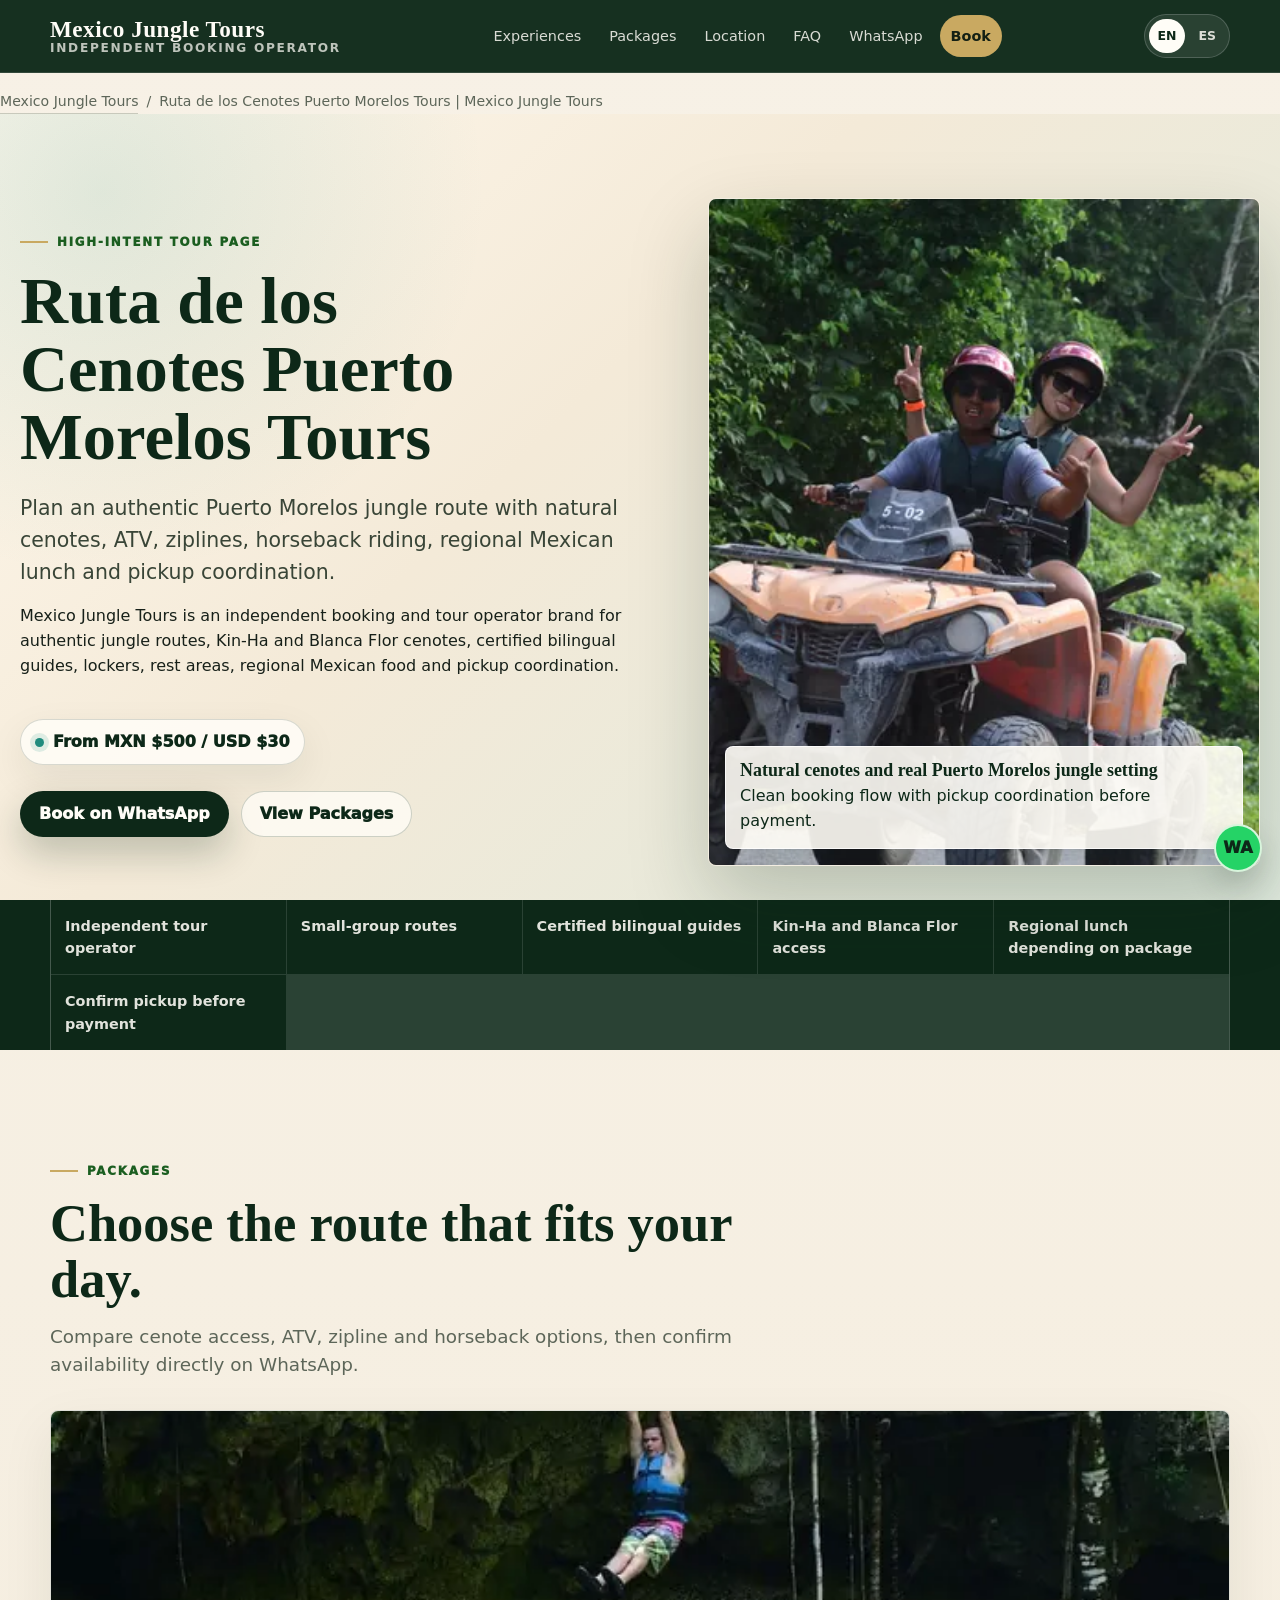
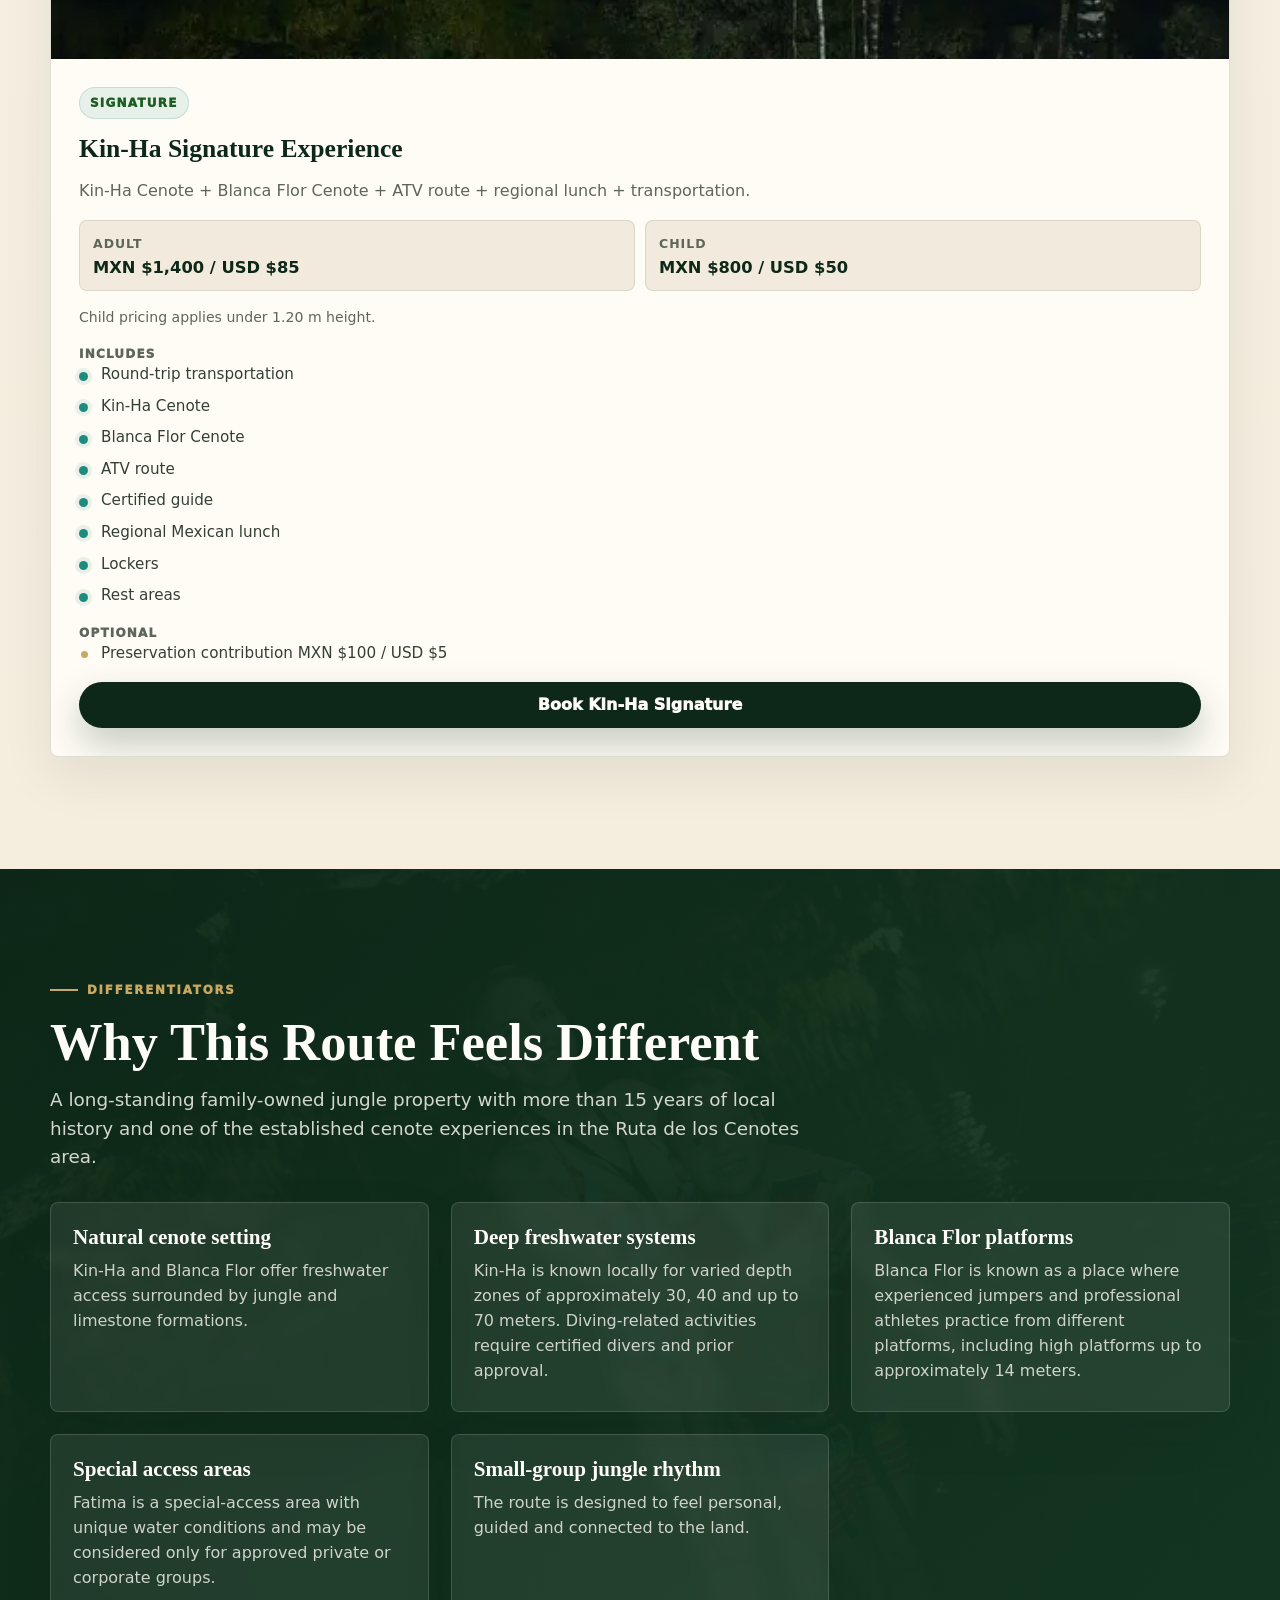
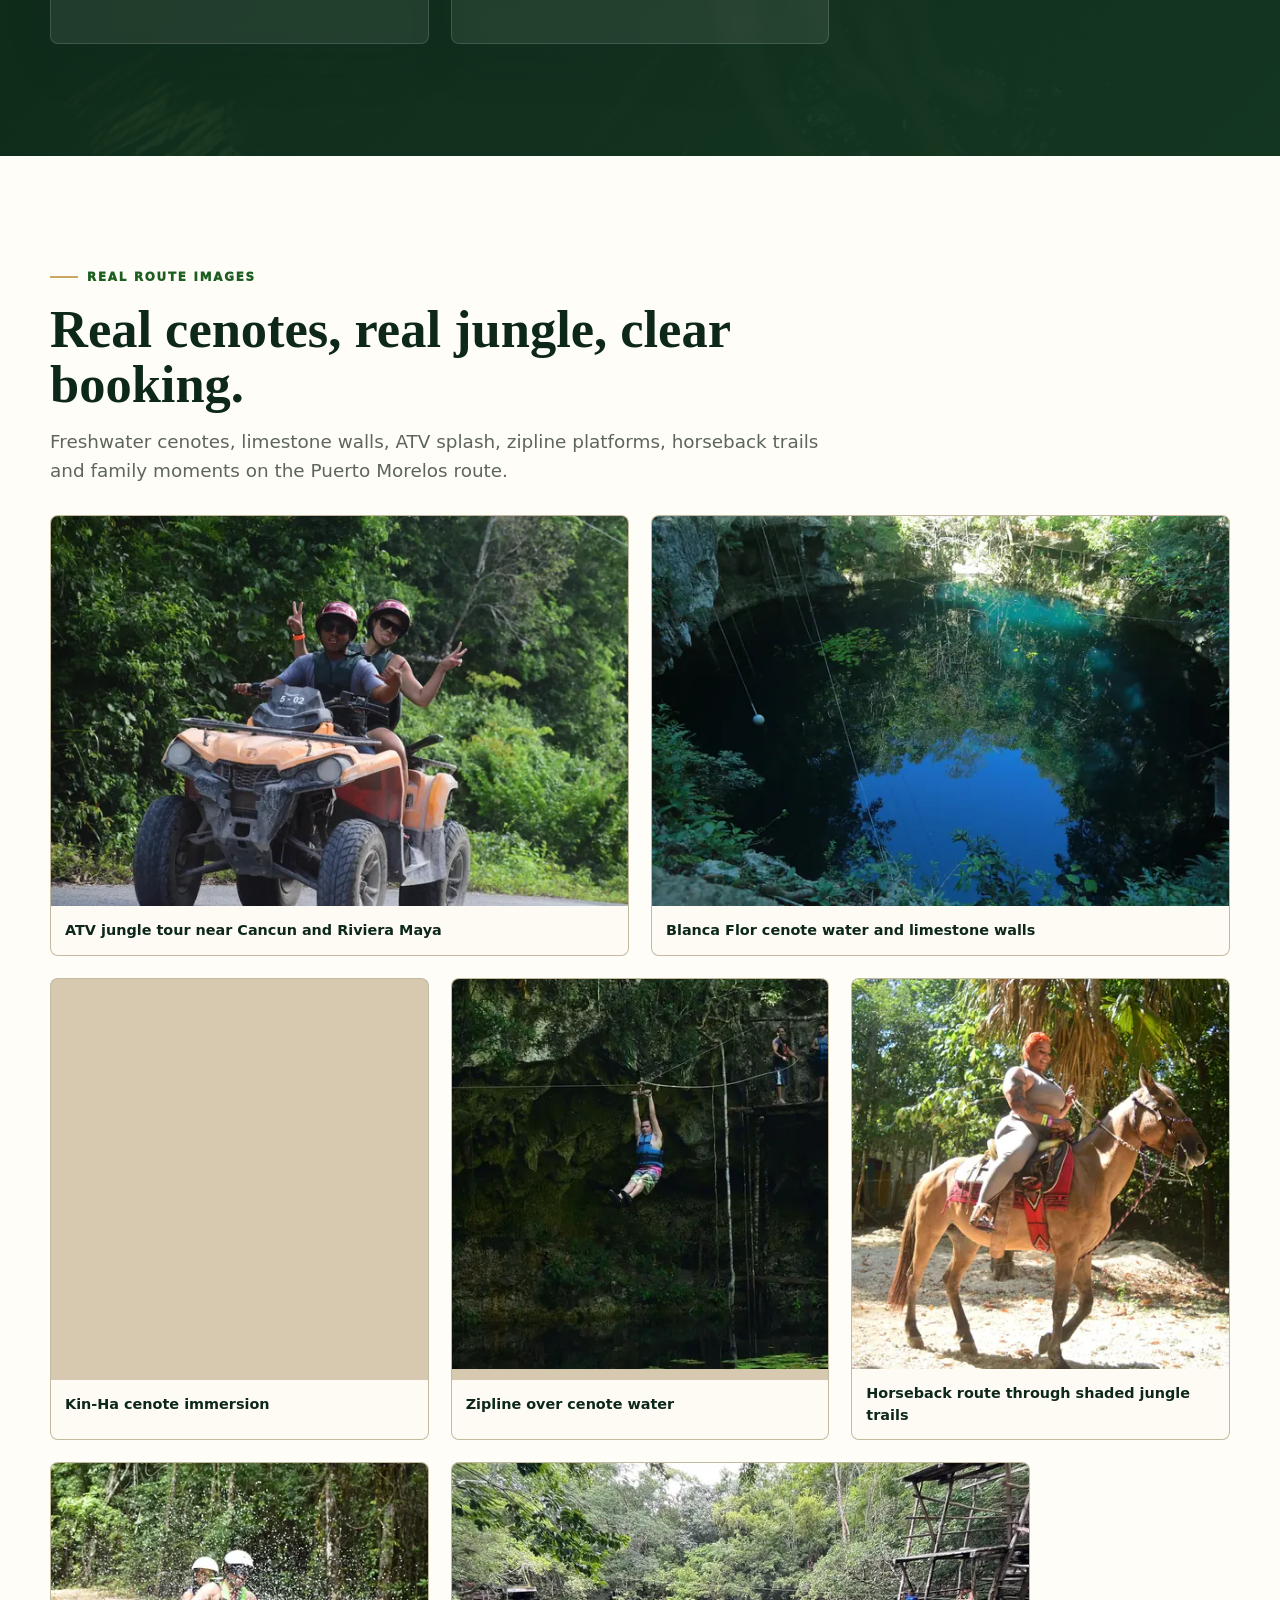
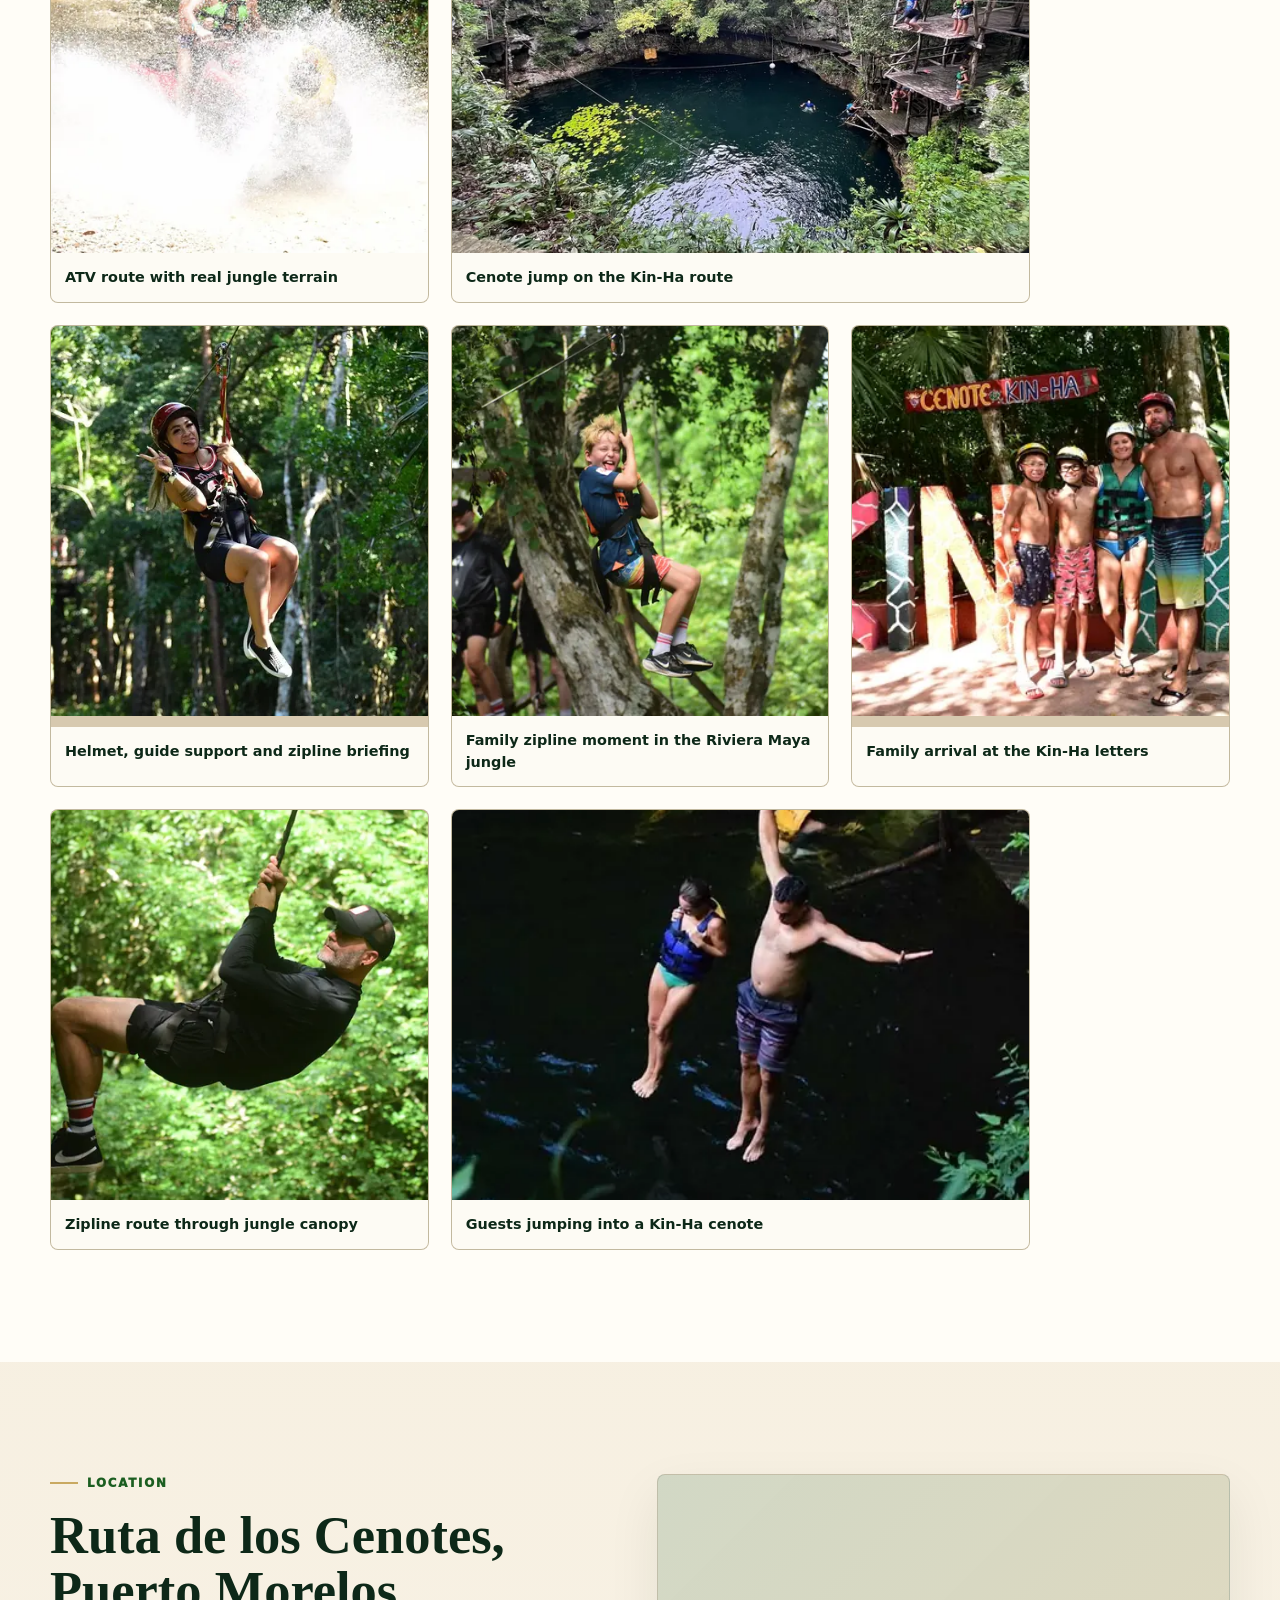
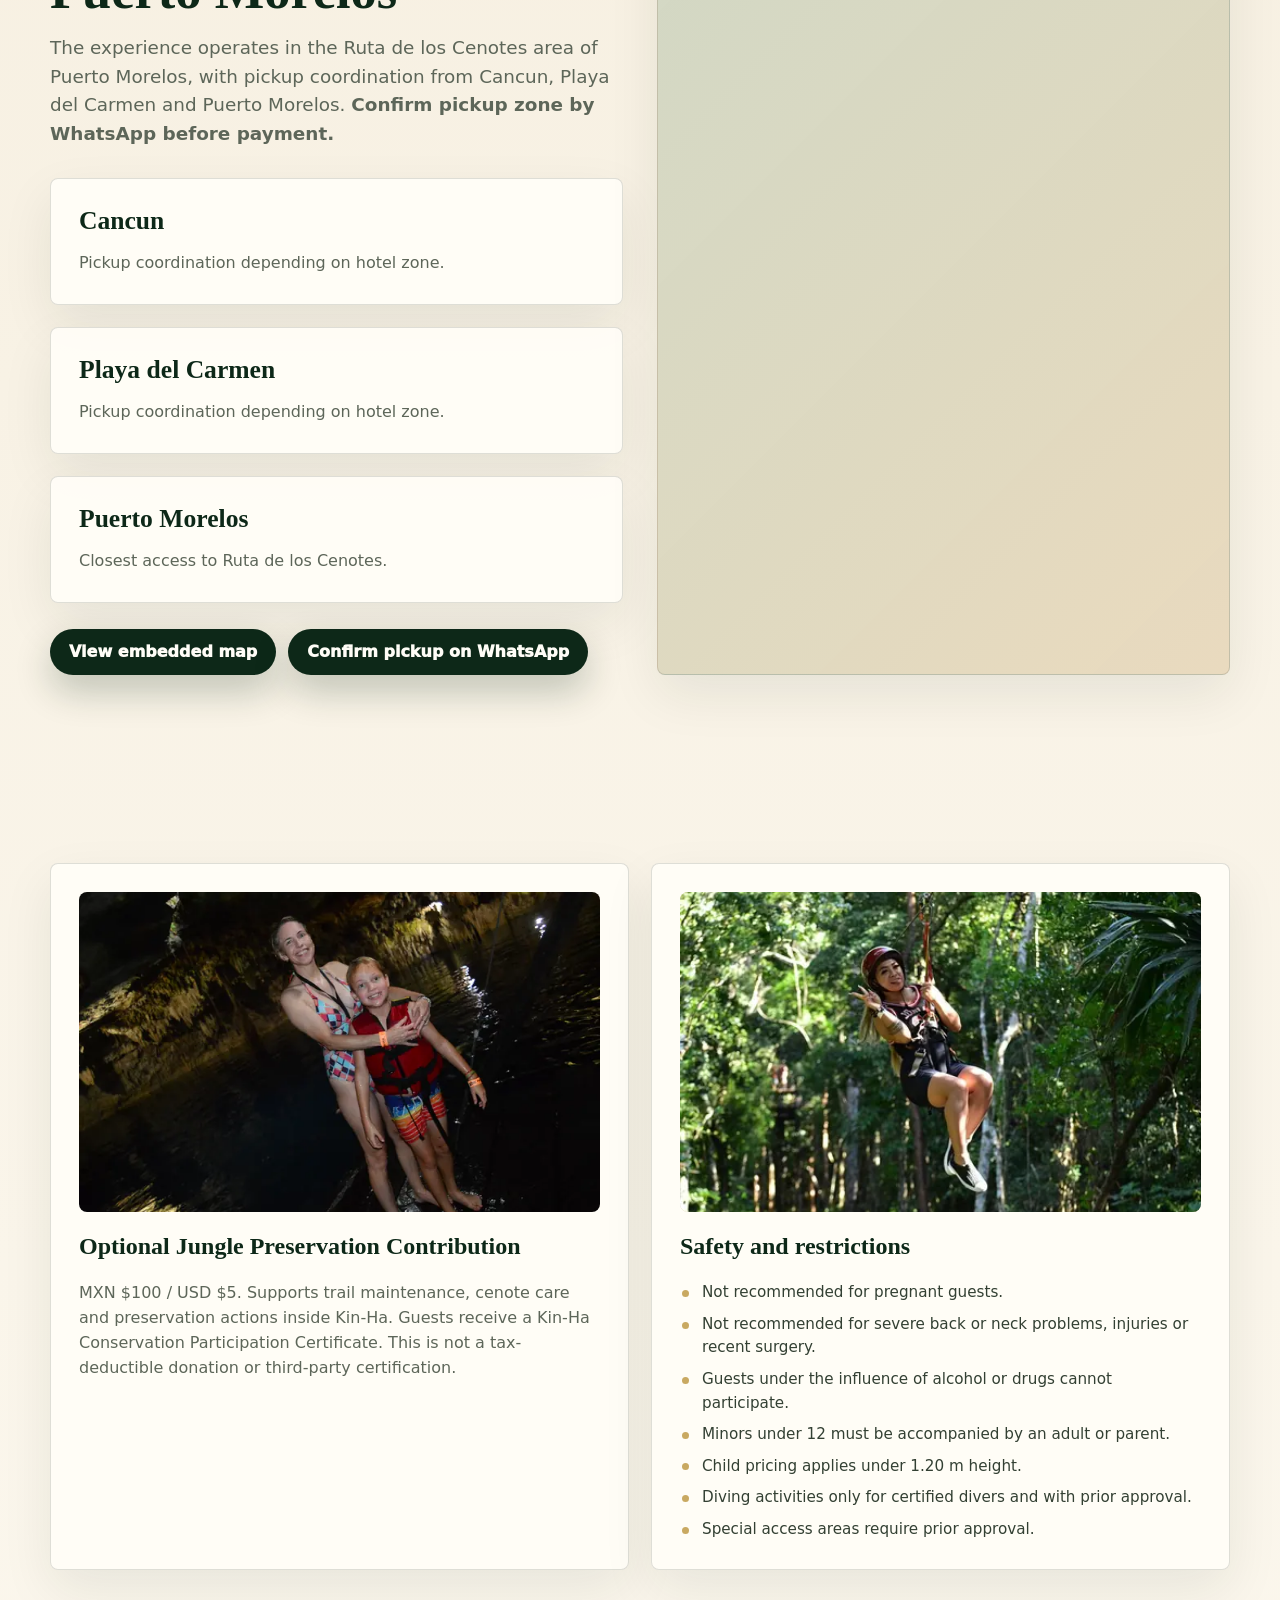
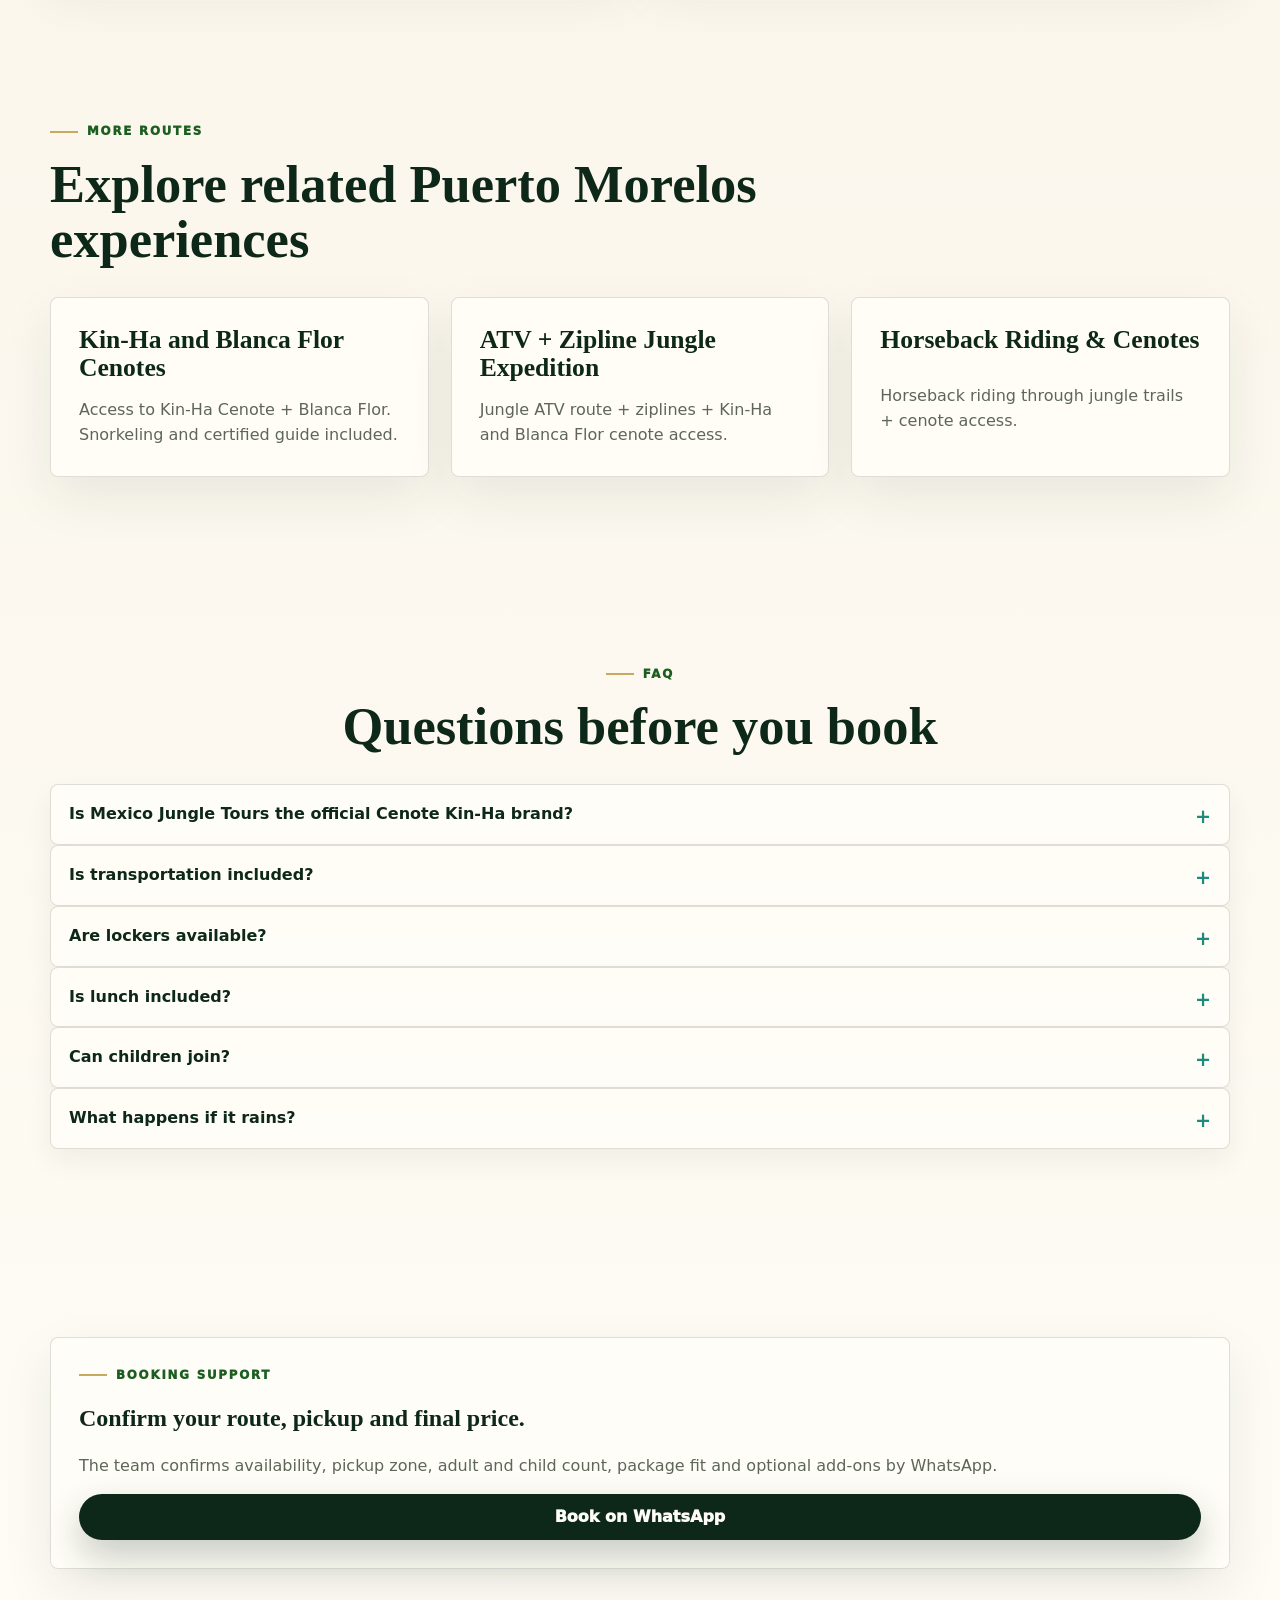
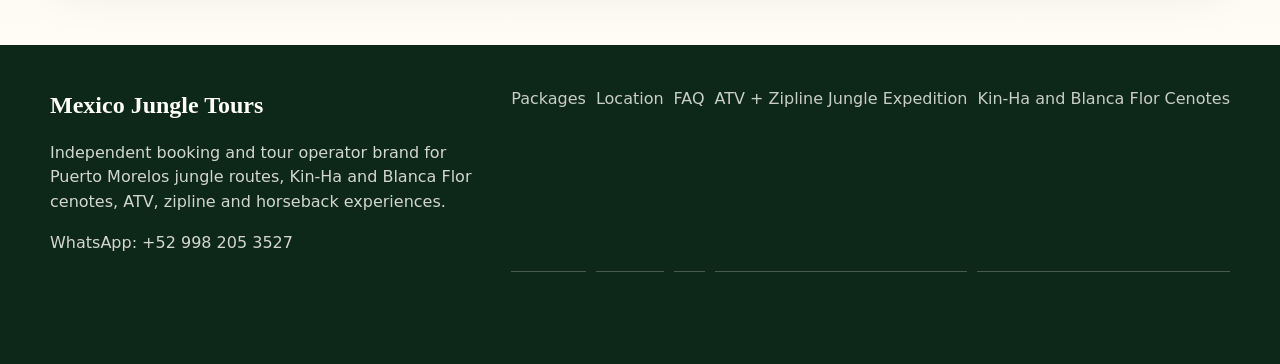
<file: en/ruta-de-los-cenotes-puerto-morelos/index.html>
<!doctype html>
<html lang="en">
<head>
  <meta charset="utf-8">
  <meta name="viewport" content="width=device-width, initial-scale=1">
  <title>Ruta de los Cenotes Puerto Morelos Tours | Mexico Jungle Tours</title>
  <meta name="description" content="Explore Ruta de los Cenotes Puerto Morelos tours with cenotes, ATV routes, ziplines, horseback riding, regional lunch and pickup coordination.">
  <meta name="robots" content="index,follow">
  <link rel="canonical" href="https://mexicojungletours.com/en/ruta-de-los-cenotes-puerto-morelos/">
  <link rel="alternate" hreflang="en" href="https://mexicojungletours.com/en/ruta-de-los-cenotes-puerto-morelos/">
  <link rel="alternate" hreflang="es-MX" href="https://mexicojungletours.com/es/ruta-de-los-cenotes-puerto-morelos/">
  <link rel="alternate" hreflang="x-default" href="https://mexicojungletours.com/en/ruta-de-los-cenotes-puerto-morelos/">
  <meta property="og:title" content="Ruta de los Cenotes Puerto Morelos Tours | Mexico Jungle Tours">
  <meta property="og:description" content="Explore Ruta de los Cenotes Puerto Morelos tours with cenotes, ATV routes, ziplines, horseback riding, regional lunch and pickup coordination.">
  <meta property="og:type" content="website">
  <meta property="og:url" content="https://mexicojungletours.com/en/ruta-de-los-cenotes-puerto-morelos/">
  <meta property="og:image" content="https://mexicojungletours.com/assets/photos/hero-atv-adventure-riviera-maya-1800.webp">
  <meta name="twitter:card" content="summary_large_image">
  <meta name="twitter:title" content="Ruta de los Cenotes Puerto Morelos Tours | Mexico Jungle Tours">
  <meta name="twitter:description" content="Explore Ruta de los Cenotes Puerto Morelos tours with cenotes, ATV routes, ziplines, horseback riding, regional lunch and pickup coordination.">
  <meta name="twitter:image" content="https://mexicojungletours.com/assets/photos/hero-atv-adventure-riviera-maya-1800.webp">
  <link rel="stylesheet" href="/assets/site.css">
<script type="application/ld+json">{"@context":"https://schema.org","@graph":[{"@type":"Organization","@id":"https://mexicojungletours.com/#organization","name":"Mexico Jungle Tours","url":"https://mexicojungletours.com","telephone":"+52 998 205 3527","description":"Independent booking and tour operator brand for Puerto Morelos jungle routes, Kin-Ha and Blanca Flor cenotes, ATV, zipline and horseback experiences."},{"@type":"LocalBusiness","@id":"https://mexicojungletours.com/#localbusiness","name":"Mexico Jungle Tours","url":"https://mexicojungletours.com","telephone":"+52 998 205 3527","image":"https://mexicojungletours.com/assets/photos/hero-atv-adventure-riviera-maya-1800.webp","address":{"@type":"PostalAddress","addressLocality":"Puerto Morelos","addressRegion":"Quintana Roo","addressCountry":"MX"},"areaServed":["Cancun","Playa del Carmen","Puerto Morelos","Riviera Maya"],"description":"Mexico Jungle Tours is an independent booking and tour operator brand for authentic jungle routes, Kin-Ha and Blanca Flor cenotes, certified bilingual guides, lockers, rest areas, regional Mexican food and pickup coordination."},{"@type":"BreadcrumbList","@id":"https://mexicojungletours.com/en/ruta-de-los-cenotes-puerto-morelos/#breadcrumb","itemListElement":[{"@type":"ListItem","position":1,"name":"Mexico Jungle Tours","item":"https://mexicojungletours.com/en/"},{"@type":"ListItem","position":2,"name":"Ruta de los Cenotes Puerto Morelos Tours | Mexico Jungle Tours","item":"https://mexicojungletours.com/en/ruta-de-los-cenotes-puerto-morelos/"}]},{"@type":"FAQPage","@id":"https://mexicojungletours.com/en/ruta-de-los-cenotes-puerto-morelos/#faq","mainEntity":[{"@type":"Question","name":"Is Mexico Jungle Tours the official Cenote Kin-Ha brand?","acceptedAnswer":{"@type":"Answer","text":"No. Mexico Jungle Tours is an independent booking and tour operator brand offering access to authentic jungle routes and cenote experiences, including Kin-Ha and Blanca Flor access."}},{"@type":"Question","name":"Is transportation included?","acceptedAnswer":{"@type":"Answer","text":"Transportation is included in ATV, horseback and signature packages. Confirm your pickup zone before payment."}},{"@type":"Question","name":"Are lockers available?","acceptedAnswer":{"@type":"Answer","text":"Yes, lockers and rest areas are available."}},{"@type":"Question","name":"Is lunch included?","acceptedAnswer":{"@type":"Answer","text":"Regional Mexican lunch or snacks are included depending on the package."}},{"@type":"Question","name":"Can children join?","acceptedAnswer":{"@type":"Answer","text":"Children can join many activities. Minors under 12 must be accompanied by an adult or parent."}},{"@type":"Question","name":"What happens if it rains?","acceptedAnswer":{"@type":"Answer","text":"Light rain can be part of the jungle route. The team confirms weather, safety and schedule changes before the activity."}}]},{"@type":"TouristTrip","@id":"https://mexicojungletours.com/en/ruta-de-los-cenotes-puerto-morelos/#tour","name":"Kin-Ha Signature Experience","description":"Kin-Ha Cenote + Blanca Flor Cenote + ATV route + regional lunch + transportation.","image":"https://mexicojungletours.com/assets/photos/zipline-over-cenote-water-kinha-1124.webp","touristType":["Adventure travelers","Families","Small groups"],"provider":{"@id":"https://mexicojungletours.com/#organization"},"offers":{"@type":"Offer","name":"Kin-Ha Signature Experience","priceCurrency":"MXN","price":"1400","url":"https://mexicojungletours.com/en/ruta-de-los-cenotes-puerto-morelos/","availability":"https://schema.org/InStock"}}]}</script>
</head>
<body>
<header class="site-header">
    <div class="header-inner">
      <a class="brand" href="/en/" aria-label="Mexico Jungle Tours">
        <strong>Mexico Jungle Tours</strong>
        <span>Independent booking operator</span>
      </a>
      <nav class="desktop-nav" aria-label="Primary navigation">
        <a href="/en/#experiences">Experiences</a>
        <a href="/en/#packages">Packages</a>
        <a href="/en/#location">Location</a>
        <a href="/en/#faq">FAQ</a>
        <a class="js-wa" data-message-en="Hi, I&#39;m interested in booking a Mexico Jungle Tours cenote and jungle experience. Can you confirm availability, pickup and pricing?" href="https://wa.me/529982053527" target="_blank" rel="noopener noreferrer">WhatsApp</a>
        <a class="nav-book js-wa" data-message-en="Hi, I&#39;m interested in booking a Mexico Jungle Tours cenote and jungle experience. Can you confirm availability, pickup and pricing?" href="https://wa.me/529982053527" target="_blank" rel="noopener noreferrer">Book</a>
      </nav>
      <div class="language-links" aria-label="Language">
        <a class="lang-link is-active" href="/en/ruta-de-los-cenotes-puerto-morelos/" hreflang="en">EN</a>
        <a class="lang-link " href="/es/ruta-de-los-cenotes-puerto-morelos/" hreflang="es-MX">ES</a>
      </div>
    </div>
    <nav class="mobile-nav" aria-label="Mobile navigation">
      <a href="/en/#experiences">Experiences</a>
      <a href="/en/#packages">Packages</a>
      <a href="/en/#location">Location</a>
      <a href="/en/#faq">FAQ</a>
      <a class="js-wa" data-message-en="Hi, I&#39;m interested in booking a Mexico Jungle Tours cenote and jungle experience. Can you confirm availability, pickup and pricing?" href="https://wa.me/529982053527" target="_blank" rel="noopener noreferrer">WhatsApp</a>
    </nav>
  </header>
<nav class="container breadcrumb" aria-label="Breadcrumb"><a href="/en/">Mexico Jungle Tours</a><span aria-hidden="true">/</span><span aria-current="page">Ruta de los Cenotes Puerto Morelos Tours | Mexico Jungle Tours</span></nav>
<main>
<section class="hero">
    <div class="hero-grid">
      <div class="hero-copy">
        <span class="eyebrow">High-intent tour page</span>
        <h1>Ruta de los Cenotes Puerto Morelos Tours</h1>
        <p class="subhead">Plan an authentic Puerto Morelos jungle route with natural cenotes, ATV, ziplines, horseback riding, regional Mexican lunch and pickup coordination.</p>
        <p>Mexico Jungle Tours is an independent booking and tour operator brand for authentic jungle routes, Kin-Ha and Blanca Flor cenotes, certified bilingual guides, lockers, rest areas, regional Mexican food and pickup coordination.</p>
        <div class="price-cue">From MXN $500 / USD $30</div>
        <div class="hero-actions">
          <a class="btn btn-primary js-wa" data-message-en="Hi, I&#39;m interested in booking Kin-Ha Signature Experience. Can you confirm availability, pickup and final price?" href="https://wa.me/529982053527" target="_blank" rel="noopener noreferrer">Book on WhatsApp</a>
          <a class="btn btn-secondary" href="#packages">View Packages</a>
        </div>
      </div>
      <div class="hero-media">
        <img src="/assets/photos/hero-atv-adventure-riviera-maya-1800.webp" srcset="/assets/photos/hero-atv-adventure-riviera-maya-640.webp 640w, /assets/photos/hero-atv-adventure-riviera-maya-960.webp 960w, /assets/photos/hero-atv-adventure-riviera-maya-1400.webp 1400w, /assets/photos/hero-atv-adventure-riviera-maya-1800.webp 1800w" sizes="(max-width: 979px) calc(100vw - 32px), 48vw" width="1800" height="1200" alt="Helmeted guests riding an ATV through the Puerto Morelos jungle near Cancun" fetchpriority="high" loading="eager" decoding="async">
        <div class="hero-note"><strong>Natural cenotes and real Puerto Morelos jungle setting</strong><span>Clean booking flow with pickup coordination before payment.</span></div>
      </div>
    </div>
  </section>
      <section class="value-strip"><div class="container"><div class="value-grid"><span>Independent tour operator</span><span>Small-group routes</span><span>Certified bilingual guides</span><span>Kin-Ha and Blanca Flor access</span><span>Regional lunch depending on package</span><span>Confirm pickup before payment</span></div></div></section>
      <section class="section" id="packages">
    <div class="container">
      <div class="section-head">
        <span class="eyebrow">Packages</span>
        <h2>Choose the route that fits your day.</h2>
        <p>Compare cenote access, ATV, zipline and horseback options, then confirm availability directly on WhatsApp.</p>
      </div>

      <div class="packages-grid"><article class="package-card" data-route="signature">
    <a class="package-image" href="/en/ruta-de-los-cenotes-puerto-morelos/"><img src="/assets/photos/zipline-over-cenote-water-kinha-1124.webp" srcset="/assets/photos/zipline-over-cenote-water-kinha-640.webp 640w, /assets/photos/zipline-over-cenote-water-kinha-960.webp 960w, /assets/photos/zipline-over-cenote-water-kinha-1124.webp 1124w" sizes="(max-width: 720px) 100vw, (max-width: 1180px) 50vw, 380px" width="1124" height="750" alt="Zipline over cenote water on the Kin-Ha jungle route" loading="lazy" decoding="async"></a>
    <div class="package-body">
      <span class="package-kicker">Signature</span>
      <h3><a href="/en/ruta-de-los-cenotes-puerto-morelos/">Kin-Ha Signature Experience</a></h3>
      <p>Kin-Ha Cenote + Blanca Flor Cenote + ATV route + regional lunch + transportation.</p>

      <div class="price-grid">
        <div class="price-cell"><span>Adult</span><strong>MXN $1,400 / USD $85</strong></div>
        <div class="price-cell"><span>Child</span><strong>MXN $800 / USD $50</strong></div>
      </div>
      <p class="note">Child pricing applies under 1.20 m height.</p>
      <div><p class="mini-label">Includes</p><ul class="check-list"><li>Round-trip transportation</li><li>Kin-Ha Cenote</li><li>Blanca Flor Cenote</li><li>ATV route</li><li>Certified guide</li><li>Regional Mexican lunch</li><li>Lockers</li><li>Rest areas</li></ul></div>
      <div><p class="mini-label">Optional</p><ul class="plain-list"><li>Preservation contribution MXN $100 / USD $5</li></ul></div>
      <a class="btn btn-primary js-wa" data-message-en="Hi, I&#39;m interested in booking Kin-Ha Signature Experience. Can you confirm availability, pickup and final price?" href="https://wa.me/529982053527" target="_blank" rel="noopener noreferrer">Book Kin-Ha Signature</a>
    </div>
  </article></div>
    </div>
  </section>
      <section class="section contrast" id="experiences">
    <div class="container">
      <div class="section-head">
        <span class="eyebrow">Differentiators</span>
        <h2>Why This Route Feels Different</h2>
        <p>A long-standing family-owned jungle property with more than 15 years of local history and one of the established cenote experiences in the Ruta de los Cenotes area.</p>
      </div>
      <div class="diff-grid"><article class="diff-card"><h3>Natural cenote setting</h3><p>Kin-Ha and Blanca Flor offer freshwater access surrounded by jungle and limestone formations.</p></article><article class="diff-card"><h3>Deep freshwater systems</h3><p>Kin-Ha is known locally for varied depth zones of approximately 30, 40 and up to 70 meters. Diving-related activities require certified divers and prior approval.</p></article><article class="diff-card"><h3>Blanca Flor platforms</h3><p>Blanca Flor is known as a place where experienced jumpers and professional athletes practice from different platforms, including high platforms up to approximately 14 meters.</p></article><article class="diff-card"><h3>Special access areas</h3><p>Fatima is a special-access area with unique water conditions and may be considered only for approved private or corporate groups.</p></article><article class="diff-card"><h3>Small-group jungle rhythm</h3><p>The route is designed to feel personal, guided and connected to the land.</p></article></div>
    </div>
  </section>
      <section class="section visual-band">
    <div class="container">
      <div class="section-head">
        <span class="eyebrow">Real route images</span>
        <h2>Real cenotes, real jungle, clear booking.</h2>
        <p>Freshwater cenotes, limestone walls, ATV splash, zipline platforms, horseback trails and family moments on the Puerto Morelos route.</p>
      </div>
      <div class="gallery"><figure><img src="/assets/photos/hero-atv-adventure-riviera-maya-1800.webp" srcset="/assets/photos/hero-atv-adventure-riviera-maya-640.webp 640w, /assets/photos/hero-atv-adventure-riviera-maya-960.webp 960w, /assets/photos/hero-atv-adventure-riviera-maya-1400.webp 1400w, /assets/photos/hero-atv-adventure-riviera-maya-1800.webp 1800w" sizes="(max-width: 720px) 100vw, (max-width: 1180px) 50vw, 380px" width="1800" height="1200" alt="Helmeted guests riding an ATV through the Puerto Morelos jungle" loading="lazy" decoding="async"><figcaption>ATV jungle tour near Cancun and Riviera Maya</figcaption></figure><figure><img src="/assets/photos/cenote-blanca-flor-puerto-morelos-1800.webp" srcset="/assets/photos/cenote-blanca-flor-puerto-morelos-640.webp 640w, /assets/photos/cenote-blanca-flor-puerto-morelos-960.webp 960w, /assets/photos/cenote-blanca-flor-puerto-morelos-1400.webp 1400w, /assets/photos/cenote-blanca-flor-puerto-morelos-1800.webp 1800w" sizes="(max-width: 720px) 100vw, (max-width: 1180px) 50vw, 380px" width="1800" height="1200" alt="Blanca Flor cenote experience near Cancun and Puerto Morelos" loading="lazy" decoding="async"><figcaption>Blanca Flor cenote water and limestone walls</figcaption></figure><figure><img src="/assets/photos/cenote-kinha-ruta-de-los-cenotes-1800.webp" srcset="/assets/photos/cenote-kinha-ruta-de-los-cenotes-640.webp 640w, /assets/photos/cenote-kinha-ruta-de-los-cenotes-960.webp 960w, /assets/photos/cenote-kinha-ruta-de-los-cenotes-1400.webp 1400w, /assets/photos/cenote-kinha-ruta-de-los-cenotes-1800.webp 1800w" sizes="(max-width: 720px) 100vw, (max-width: 1180px) 50vw, 380px" width="1800" height="1197" alt="Guests swimming in Kin-Ha Cenote near Puerto Morelos" loading="lazy" decoding="async"><figcaption>Kin-Ha cenote immersion</figcaption></figure><figure><img src="/assets/photos/zipline-over-cenote-water-kinha-1124.webp" srcset="/assets/photos/zipline-over-cenote-water-kinha-640.webp 640w, /assets/photos/zipline-over-cenote-water-kinha-960.webp 960w, /assets/photos/zipline-over-cenote-water-kinha-1124.webp 1124w" sizes="(max-width: 720px) 100vw, (max-width: 1180px) 50vw, 380px" width="1124" height="750" alt="Zipline adventure at Kin-Ha jungle park over cenote water" loading="lazy" decoding="async"><figcaption>Zipline over cenote water</figcaption></figure><figure><img src="/assets/photos/horseback-riding-puerto-morelos-jungle-trail-1800.webp" srcset="/assets/photos/horseback-riding-puerto-morelos-jungle-trail-640.webp 640w, /assets/photos/horseback-riding-puerto-morelos-jungle-trail-960.webp 960w, /assets/photos/horseback-riding-puerto-morelos-jungle-trail-1400.webp 1400w, /assets/photos/horseback-riding-puerto-morelos-jungle-trail-1800.webp 1800w" sizes="(max-width: 720px) 100vw, (max-width: 1180px) 50vw, 380px" width="1800" height="1197" alt="Horseback riding tour through the Puerto Morelos jungle" loading="lazy" decoding="async"><figcaption>Horseback route through shaded jungle trails</figcaption></figure><figure><img src="/assets/photos/atv-jungle-tour-cancun-riviera-maya-1400.webp" srcset="/assets/photos/atv-jungle-tour-cancun-riviera-maya-640.webp 640w, /assets/photos/atv-jungle-tour-cancun-riviera-maya-960.webp 960w, /assets/photos/atv-jungle-tour-cancun-riviera-maya-1400.webp 1400w" sizes="(max-width: 720px) 100vw, (max-width: 1180px) 50vw, 380px" width="1400" height="933" alt="ATV riders crossing water on the Kin-Ha jungle route near Puerto Morelos" loading="lazy" decoding="async"><figcaption>ATV route with real jungle terrain</figcaption></figure><figure><img src="/assets/photos/kinha-cenote-jumping-puerto-morelos-1400.webp" srcset="/assets/photos/kinha-cenote-jumping-puerto-morelos-640.webp 640w, /assets/photos/kinha-cenote-jumping-puerto-morelos-960.webp 960w, /assets/photos/kinha-cenote-jumping-puerto-morelos-1400.webp 1400w" sizes="(max-width: 720px) 100vw, (max-width: 1180px) 50vw, 380px" width="1400" height="1050" alt="Guest jumping into a Kin-Ha cenote in Puerto Morelos" loading="lazy" decoding="async"><figcaption>Cenote jump on the Kin-Ha route</figcaption></figure><figure><img src="/assets/photos/guided-zipline-helmet-kinha-safety-720.webp" srcset="/assets/photos/guided-zipline-helmet-kinha-safety-480.webp 480w, /assets/photos/guided-zipline-helmet-kinha-safety-720.webp 720w" sizes="(max-width: 720px) 100vw, (max-width: 1180px) 50vw, 380px" width="720" height="480" alt="Helmeted guest with guide support on the Kin-Ha zipline route" loading="lazy" decoding="async"><figcaption>Helmet, guide support and zipline briefing</figcaption></figure><figure><img src="/assets/photos/family-zipline-jungle-riviera-maya-1800.webp" srcset="/assets/photos/family-zipline-jungle-riviera-maya-640.webp 640w, /assets/photos/family-zipline-jungle-riviera-maya-960.webp 960w, /assets/photos/family-zipline-jungle-riviera-maya-1400.webp 1400w, /assets/photos/family-zipline-jungle-riviera-maya-1800.webp 1800w" sizes="(max-width: 720px) 100vw, (max-width: 1180px) 50vw, 380px" width="1800" height="1200" alt="Family zipline moment in the Riviera Maya jungle near Puerto Morelos" loading="lazy" decoding="async"><figcaption>Family zipline moment in the Riviera Maya jungle</figcaption></figure><figure><img src="/assets/photos/family-kinha-sign-ruta-de-los-cenotes-720.webp" srcset="/assets/photos/family-kinha-sign-ruta-de-los-cenotes-480.webp 480w, /assets/photos/family-kinha-sign-ruta-de-los-cenotes-720.webp 720w" sizes="(max-width: 720px) 100vw, (max-width: 1180px) 50vw, 380px" width="720" height="480" alt="Family at the Kin-Ha sign on Ruta de los Cenotes" loading="lazy" decoding="async"><figcaption>Family arrival at the Kin-Ha letters</figcaption></figure><figure><img src="/assets/photos/zip-line-adventure-kinha-jungle-1800.webp" srcset="/assets/photos/zip-line-adventure-kinha-jungle-640.webp 640w, /assets/photos/zip-line-adventure-kinha-jungle-960.webp 960w, /assets/photos/zip-line-adventure-kinha-jungle-1400.webp 1400w, /assets/photos/zip-line-adventure-kinha-jungle-1800.webp 1800w" sizes="(max-width: 720px) 100vw, (max-width: 1180px) 50vw, 380px" width="1800" height="1200" alt="Zipline route through the Kin-Ha jungle near Puerto Morelos" loading="lazy" decoding="async"><figcaption>Zipline route through jungle canopy</figcaption></figure><figure><img src="/assets/photos/kinha-couple-jumping-cenote-puerto-morelos-640.webp" srcset="/assets/photos/kinha-couple-jumping-cenote-puerto-morelos-480.webp 480w, /assets/photos/kinha-couple-jumping-cenote-puerto-morelos-640.webp 640w" sizes="(max-width: 720px) 100vw, (max-width: 1180px) 50vw, 380px" width="640" height="960" alt="Guests jumping into a Kin-Ha cenote near Puerto Morelos" loading="lazy" decoding="async"><figcaption>Guests jumping into a Kin-Ha cenote</figcaption></figure></div>
    </div>
  </section>
      <section class="section" id="location">
    <div class="container">
      <div class="map-layout">
        <div>
          <div class="section-head">
            <span class="eyebrow">Location</span>
            <h2>Ruta de los Cenotes, Puerto Morelos</h2>
            <p>The experience operates in the Ruta de los Cenotes area of Puerto Morelos, with pickup coordination from Cancun, Playa del Carmen and Puerto Morelos. <strong>Confirm pickup zone by WhatsApp before payment.</strong></p>
          </div>
          <div class="location-grid">
            <article class="location-card"><h3>Cancun</h3><p>Pickup coordination depending on hotel zone.</p></article>
            <article class="location-card"><h3>Playa del Carmen</h3><p>Pickup coordination depending on hotel zone.</p></article>
            <article class="location-card"><h3>Puerto Morelos</h3><p>Closest access to Ruta de los Cenotes.</p></article>
          </div>
          <div class="button-row">
            <button class="btn btn-primary" type="button" id="load-map">View embedded map</button>
            <a class="btn btn-primary js-wa" data-message-en="Hi, I&#39;m interested in a Mexico Jungle Tours experience. Can you confirm the pickup zone before payment?" href="https://wa.me/529982053527" target="_blank" rel="noopener noreferrer">Confirm pickup on WhatsApp</a>
          </div>
        </div>
        <div class="map-card" id="map-card" data-map-loaded="false">
          <div class="map-intro">
            <strong>Embedded map loads only when needed</strong>
            <p>This keeps the site fast while keeping the route easy to plan.</p>
            <button class="btn btn-primary" type="button" data-map-trigger>View embedded map</button>
          </div>
        </div>
      </div>
    </div>
  </section>
      <section class="section-tight">
    <div class="container">
      <div class="info-grid">
        <article class="info-card media-card">
          <figure><img src="/assets/photos/cenote-kinha-ruta-de-los-cenotes-1800.webp" srcset="/assets/photos/cenote-kinha-ruta-de-los-cenotes-640.webp 640w, /assets/photos/cenote-kinha-ruta-de-los-cenotes-960.webp 960w, /assets/photos/cenote-kinha-ruta-de-los-cenotes-1400.webp 1400w, /assets/photos/cenote-kinha-ruta-de-los-cenotes-1800.webp 1800w" sizes="(max-width: 720px) 100vw, 560px" width="1800" height="1197" alt="Natural jungle and cenote environment at Kin-Ha near Puerto Morelos" loading="lazy" decoding="async"></figure>
          <h2>Optional Jungle Preservation Contribution</h2>
          <p>MXN $100 / USD $5. Supports trail maintenance, cenote care and preservation actions inside Kin-Ha. Guests receive a Kin-Ha Conservation Participation Certificate. This is not a tax-deductible donation or third-party certification.</p>
        </article>
        <article class="info-card media-card">
          <figure><img src="/assets/photos/guided-zipline-helmet-kinha-safety-720.webp" srcset="/assets/photos/guided-zipline-helmet-kinha-safety-480.webp 480w, /assets/photos/guided-zipline-helmet-kinha-safety-720.webp 720w" sizes="(max-width: 720px) 100vw, 560px" width="720" height="480" alt="Helmeted zipline guest with guide support on the Kin-Ha route" loading="lazy" decoding="async"></figure>
          <h2>Safety and restrictions</h2>
          <ul class="plain-list"><li>Not recommended for pregnant guests.</li><li>Not recommended for severe back or neck problems, injuries or recent surgery.</li><li>Guests under the influence of alcohol or drugs cannot participate.</li><li>Minors under 12 must be accompanied by an adult or parent.</li><li>Child pricing applies under 1.20 m height.</li><li>Diving activities only for certified divers and with prior approval.</li><li>Special access areas require prior approval.</li></ul>
        </article>
      </div>
    </div>
  </section>
      <section class="section-tight"><div class="container"><div class="section-head"><span class="eyebrow">More routes</span><h2>Explore related Puerto Morelos experiences</h2></div><div class="landing-grid"><article class="landing-card"><h3><a href="/en/puerto-morelos-cenote-tour/">Kin-Ha and Blanca Flor Cenotes</a></h3><p>Access to Kin-Ha Cenote + Blanca Flor. Snorkeling and certified guide included.</p></article><article class="landing-card"><h3><a href="/en/atv-zipline-cenote-tour-cancun/">ATV + Zipline Jungle Expedition</a></h3><p>Jungle ATV route + ziplines + Kin-Ha and Blanca Flor cenote access.</p></article><article class="landing-card"><h3><a href="/en/horseback-riding-cenote-tour-puerto-morelos/">Horseback Riding &amp; Cenotes</a></h3><p>Horseback riding through jungle trails + cenote access.</p></article></div></div></section>
      <section class="section" id="faq">
    <div class="container">
      <div class="section-head center"><span class="eyebrow">FAQ</span><h2>Questions before you book</h2></div>
      <div class="faq-list"><details><summary>Is Mexico Jungle Tours the official Cenote Kin-Ha brand?</summary><p>No. Mexico Jungle Tours is an independent booking and tour operator brand offering access to authentic jungle routes and cenote experiences, including Kin-Ha and Blanca Flor access.</p></details><details><summary>Is transportation included?</summary><p>Transportation is included in ATV, horseback and signature packages. Confirm your pickup zone before payment.</p></details><details><summary>Are lockers available?</summary><p>Yes, lockers and rest areas are available.</p></details><details><summary>Is lunch included?</summary><p>Regional Mexican lunch or snacks are included depending on the package.</p></details><details><summary>Can children join?</summary><p>Children can join many activities. Minors under 12 must be accompanied by an adult or parent.</p></details><details><summary>What happens if it rains?</summary><p>Light rain can be part of the jungle route. The team confirms weather, safety and schedule changes before the activity.</p></details></div>
    </div>
  </section>
      <section class="section-tight">
    <div class="container">
      <div class="booking-card">
        <span class="eyebrow">Booking support</span>
        <h2>Confirm your route, pickup and final price.</h2>
        <p>The team confirms availability, pickup zone, adult and child count, package fit and optional add-ons by WhatsApp.</p>
        <a class="btn btn-primary js-wa" data-message-en="Hi, I&#39;m interested in booking a Mexico Jungle Tours cenote and jungle experience. Can you confirm availability, pickup and pricing?" href="https://wa.me/529982053527" target="_blank" rel="noopener noreferrer">Book on WhatsApp</a>
      </div>
    </div>
  </section>
</main>
<footer class="site-footer">
    <div class="container footer-grid">
      <div>
        <strong>Mexico Jungle Tours</strong>
        <p>Independent booking and tour operator brand for Puerto Morelos jungle routes, Kin-Ha and Blanca Flor cenotes, ATV, zipline and horseback experiences.</p>
        <p>WhatsApp: +52 998 205 3527</p>
      </div>
      <div class="footer-links">
        <a href="/en/#packages">Packages</a>
        <a href="/en/#location">Location</a>
        <a href="/en/#faq">FAQ</a>
        <a href="/en/atv-zipline-cenote-tour-cancun/">ATV + Zipline Jungle Expedition</a>
        <a href="/en/puerto-morelos-cenote-tour/">Kin-Ha and Blanca Flor Cenotes</a>
      </div>
    </div>
  </footer>
  <a class="floating-wa js-wa" data-message-en="Hi, I&#39;m interested in booking a Mexico Jungle Tours cenote and jungle experience. Can you confirm availability, pickup and pricing?" href="https://wa.me/529982053527" target="_blank" rel="noopener noreferrer" aria-label="WhatsApp">WA</a>
  <div class="mobile-booking-bar" role="navigation" aria-label="Mobile booking shortcuts">
    <a class="btn btn-primary js-wa" data-message-en="Hi, I&#39;m interested in booking a Mexico Jungle Tours cenote and jungle experience. Can you confirm availability, pickup and pricing?" href="https://wa.me/529982053527" target="_blank" rel="noopener noreferrer">WhatsApp</a>
    <a class="btn btn-secondary" href="/en/#packages">Packages</a>
  </div>
<script src="/assets/site.js" defer></script>
</body>
</html>
</file>
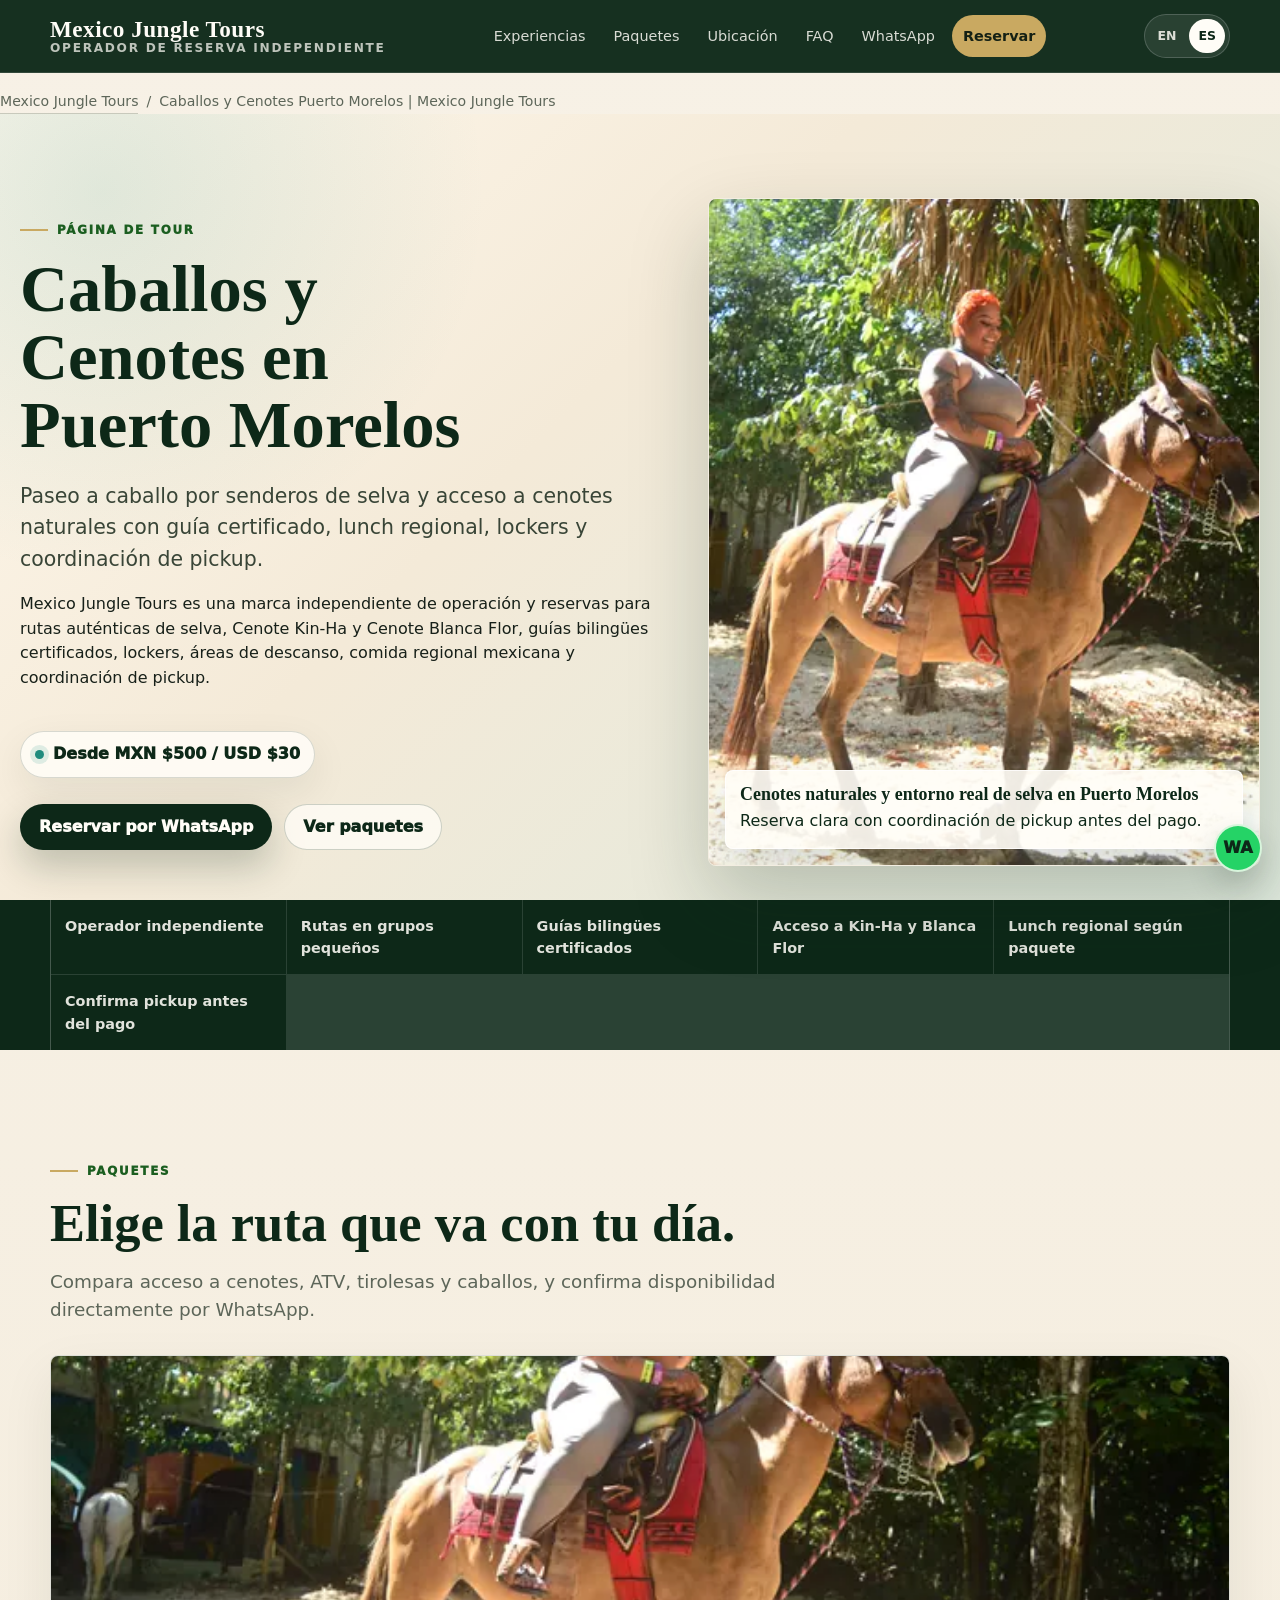
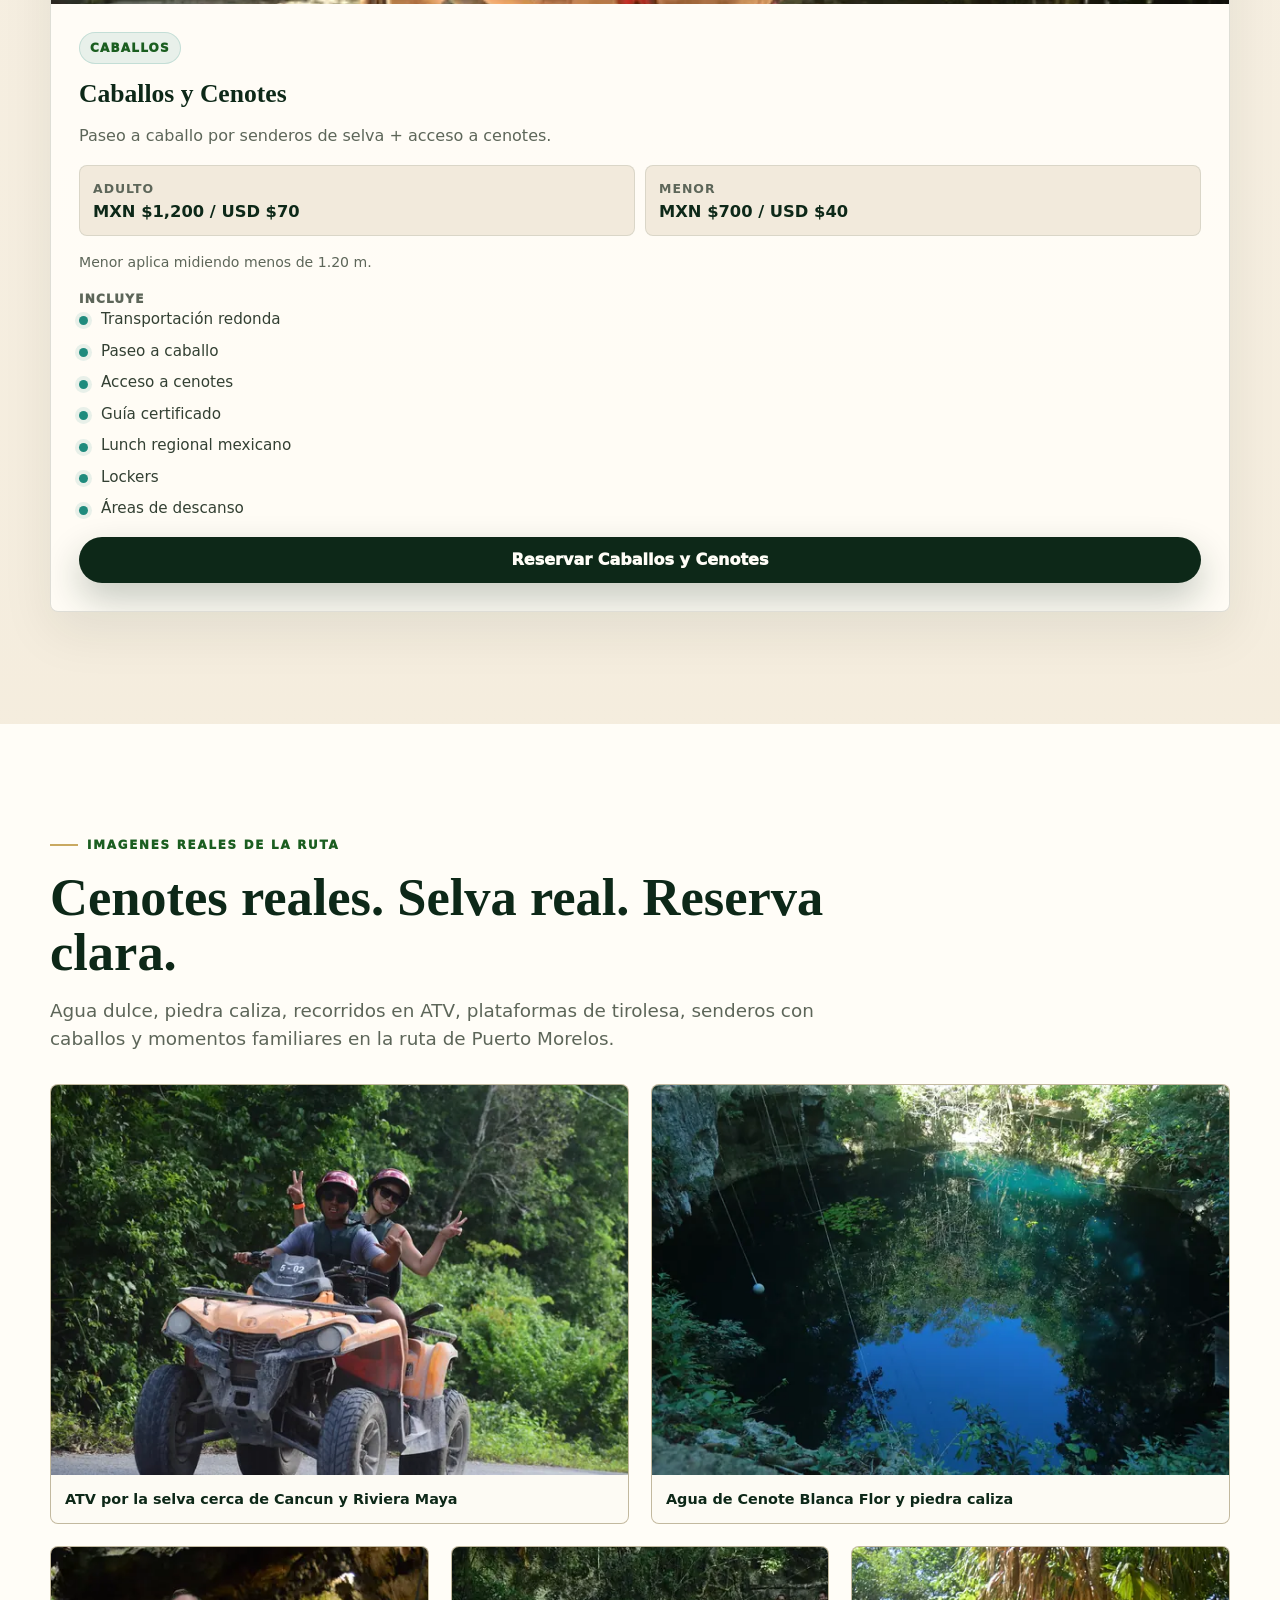
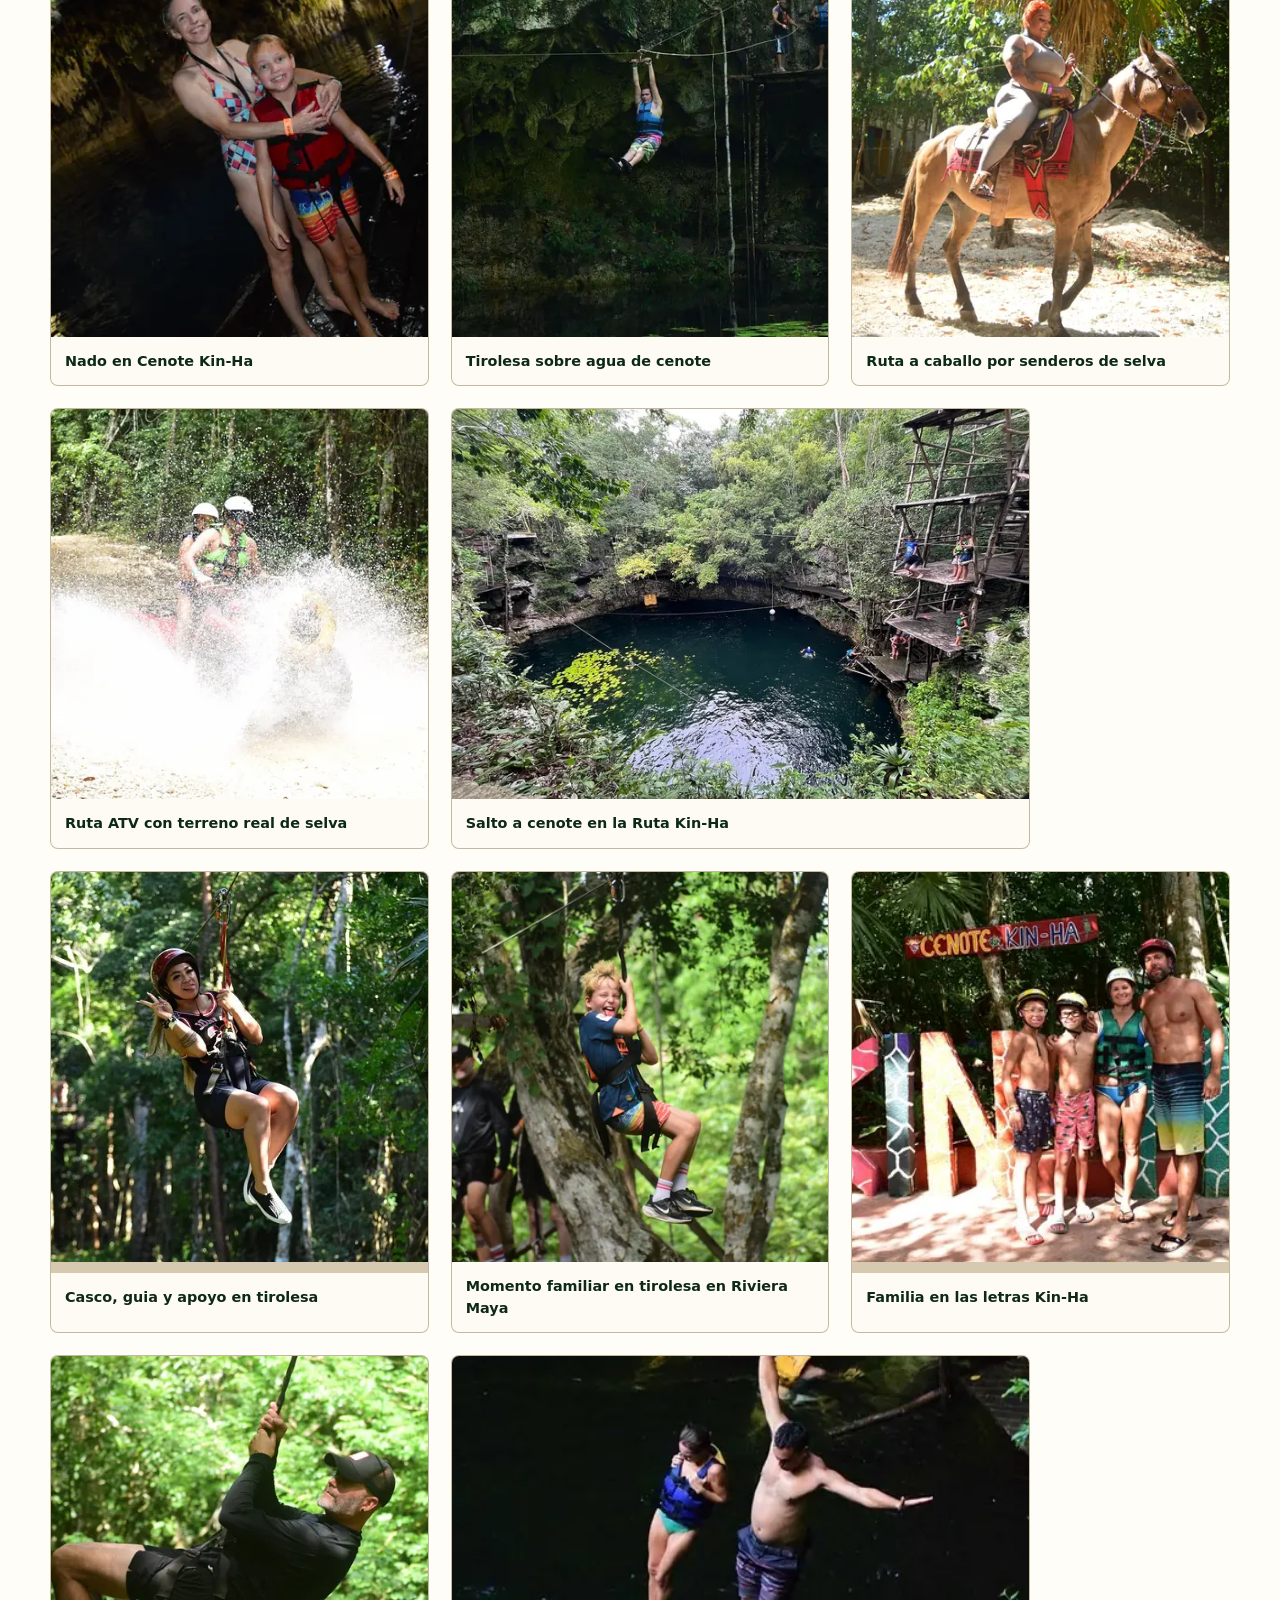
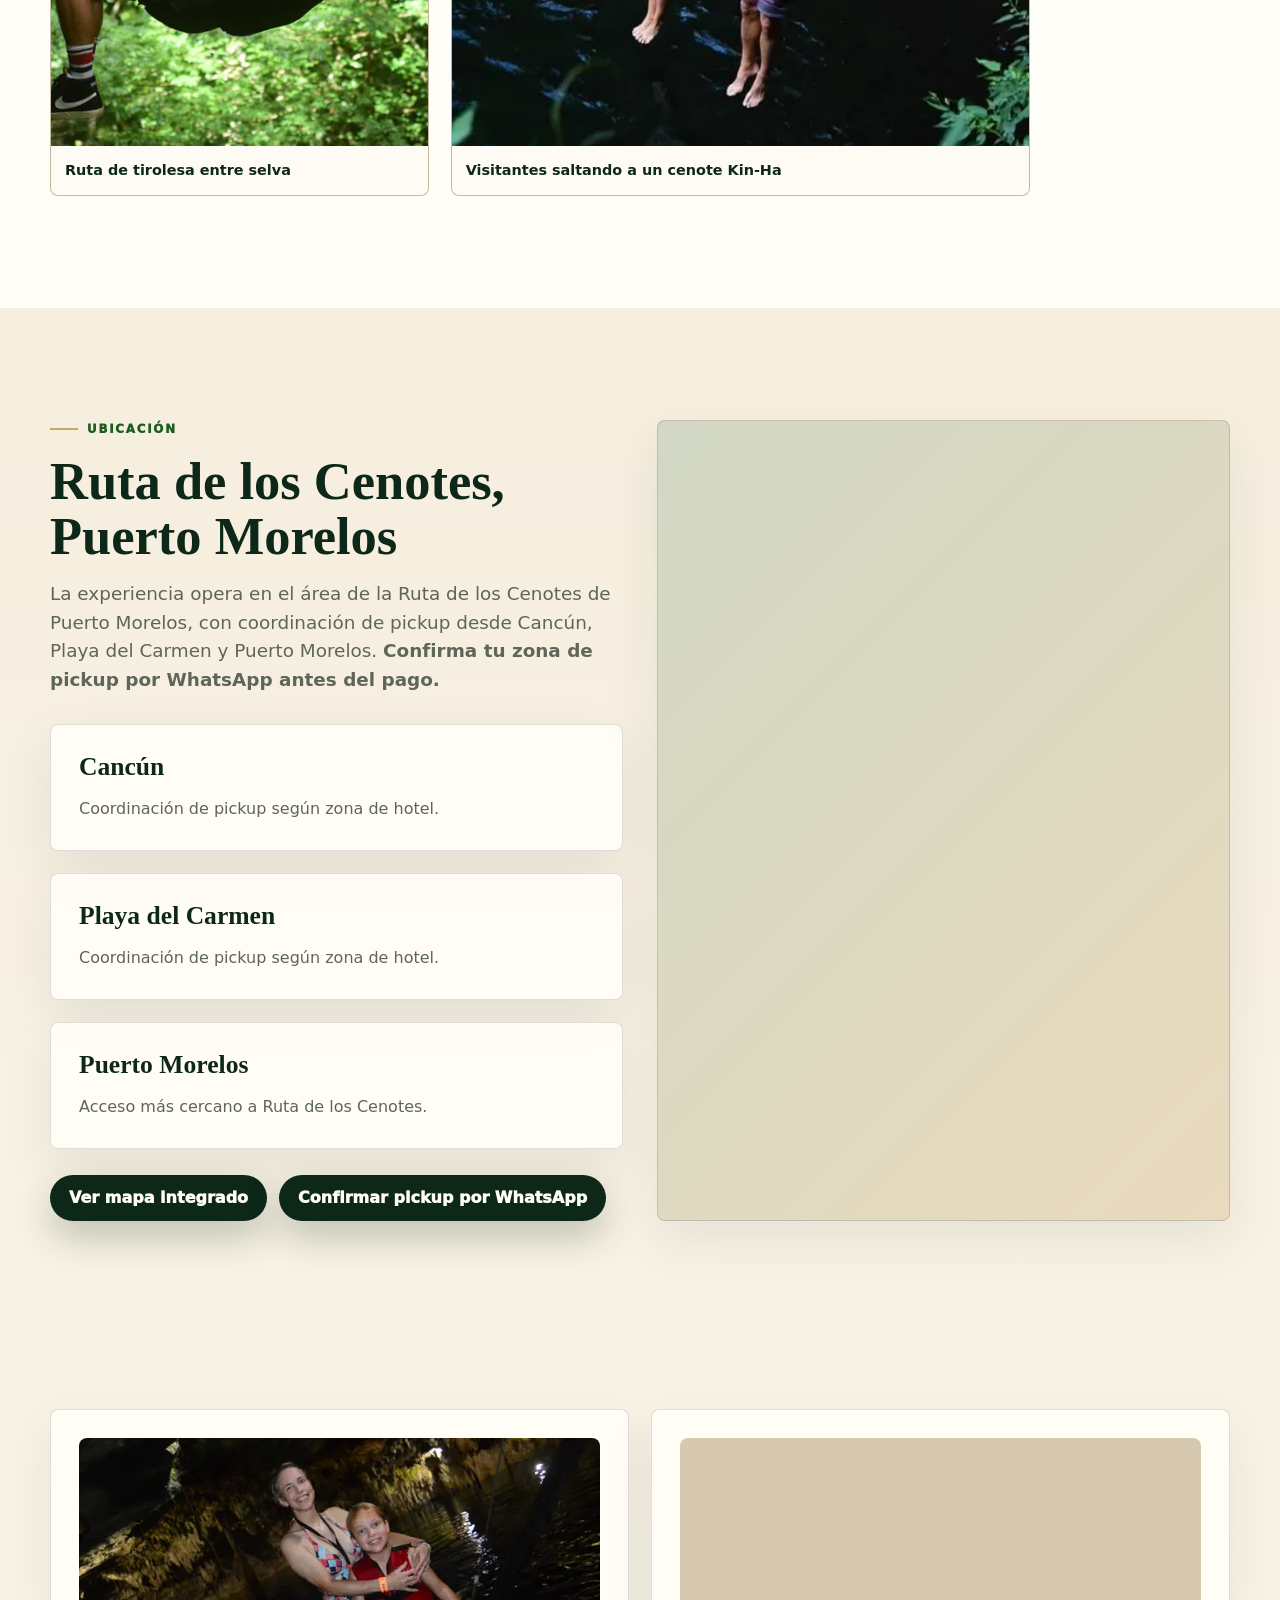
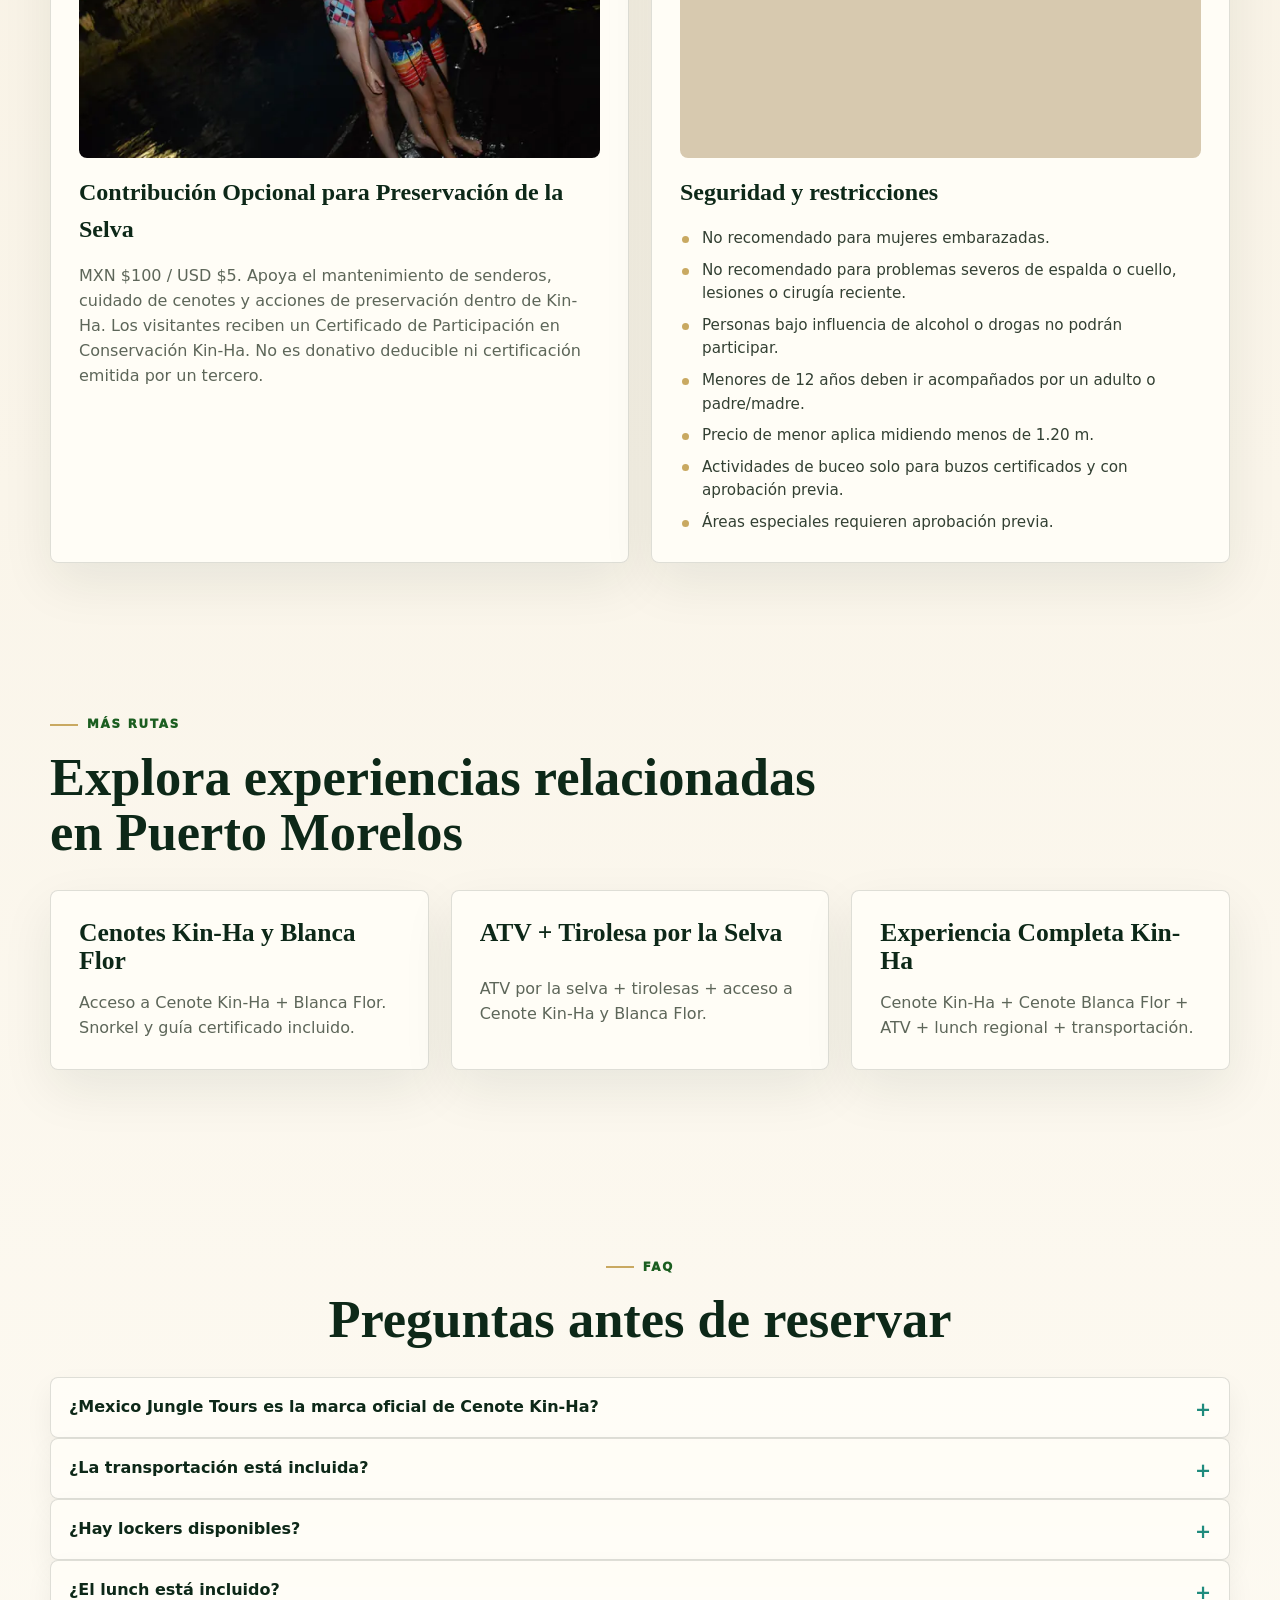
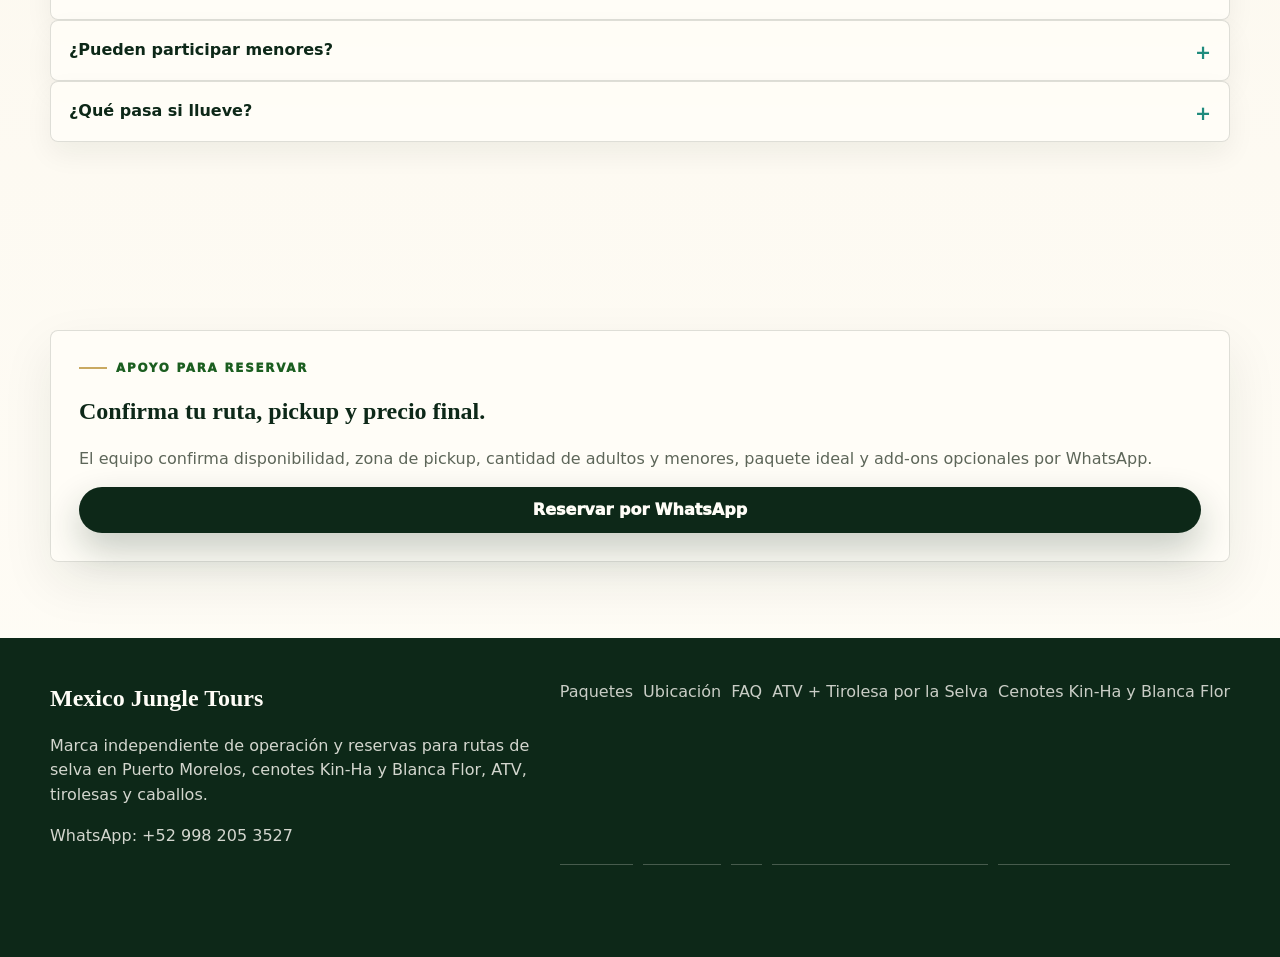
<file: es/caballos-y-cenotes-puerto-morelos/index.html>
<!doctype html>
<html lang="es-MX">
<head>
  <meta charset="utf-8">
  <meta name="viewport" content="width=device-width, initial-scale=1">
  <title>Caballos y Cenotes Puerto Morelos | Mexico Jungle Tours</title>
  <meta name="description" content="Reserva paseo a caballo por senderos de selva en Puerto Morelos con acceso a cenotes, guía certificado, lunch regional y pickup.">
  <meta name="robots" content="index,follow">
  <link rel="canonical" href="https://mexicojungletours.com/es/caballos-y-cenotes-puerto-morelos/">
  <link rel="alternate" hreflang="en" href="https://mexicojungletours.com/en/horseback-riding-cenote-tour-puerto-morelos/">
  <link rel="alternate" hreflang="es-MX" href="https://mexicojungletours.com/es/caballos-y-cenotes-puerto-morelos/">
  <link rel="alternate" hreflang="x-default" href="https://mexicojungletours.com/en/horseback-riding-cenote-tour-puerto-morelos/">
  <meta property="og:title" content="Caballos y Cenotes Puerto Morelos | Mexico Jungle Tours">
  <meta property="og:description" content="Reserva paseo a caballo por senderos de selva en Puerto Morelos con acceso a cenotes, guía certificado, lunch regional y pickup.">
  <meta property="og:type" content="website">
  <meta property="og:url" content="https://mexicojungletours.com/es/caballos-y-cenotes-puerto-morelos/">
  <meta property="og:image" content="https://mexicojungletours.com/assets/photos/horseback-riding-puerto-morelos-jungle-trail-1800.webp">
  <meta name="twitter:card" content="summary_large_image">
  <meta name="twitter:title" content="Caballos y Cenotes Puerto Morelos | Mexico Jungle Tours">
  <meta name="twitter:description" content="Reserva paseo a caballo por senderos de selva en Puerto Morelos con acceso a cenotes, guía certificado, lunch regional y pickup.">
  <meta name="twitter:image" content="https://mexicojungletours.com/assets/photos/horseback-riding-puerto-morelos-jungle-trail-1800.webp">
  <link rel="stylesheet" href="/assets/site.css">
<script type="application/ld+json">{"@context":"https://schema.org","@graph":[{"@type":"Organization","@id":"https://mexicojungletours.com/#organization","name":"Mexico Jungle Tours","url":"https://mexicojungletours.com","telephone":"+52 998 205 3527","description":"Marca independiente de operación y reservas para rutas de selva en Puerto Morelos, cenotes Kin-Ha y Blanca Flor, ATV, tirolesas y caballos."},{"@type":"LocalBusiness","@id":"https://mexicojungletours.com/#localbusiness","name":"Mexico Jungle Tours","url":"https://mexicojungletours.com","telephone":"+52 998 205 3527","image":"https://mexicojungletours.com/assets/photos/hero-atv-adventure-riviera-maya-1800.webp","address":{"@type":"PostalAddress","addressLocality":"Puerto Morelos","addressRegion":"Quintana Roo","addressCountry":"MX"},"areaServed":["Cancun","Playa del Carmen","Puerto Morelos","Riviera Maya"],"description":"Mexico Jungle Tours es una marca independiente de operación y reservas para rutas auténticas de selva, Cenote Kin-Ha y Cenote Blanca Flor, guías bilingües certificados, lockers, áreas de descanso, comida regional mexicana y coordinación de pickup."},{"@type":"BreadcrumbList","@id":"https://mexicojungletours.com/es/caballos-y-cenotes-puerto-morelos/#breadcrumb","itemListElement":[{"@type":"ListItem","position":1,"name":"Mexico Jungle Tours","item":"https://mexicojungletours.com/es/"},{"@type":"ListItem","position":2,"name":"Caballos y Cenotes Puerto Morelos | Mexico Jungle Tours","item":"https://mexicojungletours.com/es/caballos-y-cenotes-puerto-morelos/"}]},{"@type":"FAQPage","@id":"https://mexicojungletours.com/es/caballos-y-cenotes-puerto-morelos/#faq","mainEntity":[{"@type":"Question","name":"¿Mexico Jungle Tours es la marca oficial de Cenote Kin-Ha?","acceptedAnswer":{"@type":"Answer","text":"No. Mexico Jungle Tours es una marca independiente de operación y reservas que ofrece acceso a rutas auténticas de selva y experiencias de cenotes, incluyendo acceso a Kin-Ha y Blanca Flor."}},{"@type":"Question","name":"¿La transportación está incluida?","acceptedAnswer":{"@type":"Answer","text":"La transportación está incluida en paquetes ATV, caballos y experiencia completa. Confirma tu zona de pickup antes del pago."}},{"@type":"Question","name":"¿Hay lockers disponibles?","acceptedAnswer":{"@type":"Answer","text":"Sí, hay lockers y áreas de descanso disponibles."}},{"@type":"Question","name":"¿El lunch está incluido?","acceptedAnswer":{"@type":"Answer","text":"Lunch regional mexicano o snacks están incluidos según el paquete."}},{"@type":"Question","name":"¿Pueden participar menores?","acceptedAnswer":{"@type":"Answer","text":"Los menores pueden participar en muchas actividades. Menores de 12 años deben ir acompañados por un adulto o padre/madre."}},{"@type":"Question","name":"¿Qué pasa si llueve?","acceptedAnswer":{"@type":"Answer","text":"La lluvia ligera puede ser parte de la ruta de selva. El equipo confirma clima, seguridad y cambios de horario antes de la actividad."}}]},{"@type":"TouristTrip","@id":"https://mexicojungletours.com/es/caballos-y-cenotes-puerto-morelos/#tour","name":"Caballos y Cenotes","description":"Paseo a caballo por senderos de selva + acceso a cenotes.","image":"https://mexicojungletours.com/assets/photos/horseback-riding-puerto-morelos-jungle-trail-1800.webp","touristType":["Adventure travelers","Families","Small groups"],"provider":{"@id":"https://mexicojungletours.com/#organization"},"offers":{"@type":"Offer","name":"Caballos y Cenotes","priceCurrency":"MXN","price":"1200","url":"https://mexicojungletours.com/es/caballos-y-cenotes-puerto-morelos/","availability":"https://schema.org/InStock"}}]}</script>
</head>
<body>
<header class="site-header">
    <div class="header-inner">
      <a class="brand" href="/es/" aria-label="Mexico Jungle Tours">
        <strong>Mexico Jungle Tours</strong>
        <span>Operador de reserva independiente</span>
      </a>
      <nav class="desktop-nav" aria-label="Navegación principal">
        <a href="/es/#experiences">Experiencias</a>
        <a href="/es/#packages">Paquetes</a>
        <a href="/es/#location">Ubicación</a>
        <a href="/es/#faq">FAQ</a>
        <a class="js-wa" data-message-es="Hola, me interesa reservar una experiencia de cenotes y selva con Mexico Jungle Tours. ¿Me pueden confirmar disponibilidad, pickup y precios?" href="https://wa.me/529982053527" target="_blank" rel="noopener noreferrer">WhatsApp</a>
        <a class="nav-book js-wa" data-message-es="Hola, me interesa reservar una experiencia de cenotes y selva con Mexico Jungle Tours. ¿Me pueden confirmar disponibilidad, pickup y precios?" href="https://wa.me/529982053527" target="_blank" rel="noopener noreferrer">Reservar</a>
      </nav>
      <div class="language-links" aria-label="Language">
        <a class="lang-link " href="/en/horseback-riding-cenote-tour-puerto-morelos/" hreflang="en">EN</a>
        <a class="lang-link is-active" href="/es/caballos-y-cenotes-puerto-morelos/" hreflang="es-MX">ES</a>
      </div>
    </div>
    <nav class="mobile-nav" aria-label="Navegación móvil">
      <a href="/es/#experiences">Experiencias</a>
      <a href="/es/#packages">Paquetes</a>
      <a href="/es/#location">Ubicación</a>
      <a href="/es/#faq">FAQ</a>
      <a class="js-wa" data-message-es="Hola, me interesa reservar una experiencia de cenotes y selva con Mexico Jungle Tours. ¿Me pueden confirmar disponibilidad, pickup y precios?" href="https://wa.me/529982053527" target="_blank" rel="noopener noreferrer">WhatsApp</a>
    </nav>
  </header>
<nav class="container breadcrumb" aria-label="Ruta de navegacion"><a href="/es/">Mexico Jungle Tours</a><span aria-hidden="true">/</span><span aria-current="page">Caballos y Cenotes Puerto Morelos | Mexico Jungle Tours</span></nav>
<main>
<section class="hero">
    <div class="hero-grid">
      <div class="hero-copy">
        <span class="eyebrow">Página de tour</span>
        <h1>Caballos y Cenotes en Puerto Morelos</h1>
        <p class="subhead">Paseo a caballo por senderos de selva y acceso a cenotes naturales con guía certificado, lunch regional, lockers y coordinación de pickup.</p>
        <p>Mexico Jungle Tours es una marca independiente de operación y reservas para rutas auténticas de selva, Cenote Kin-Ha y Cenote Blanca Flor, guías bilingües certificados, lockers, áreas de descanso, comida regional mexicana y coordinación de pickup.</p>
        <div class="price-cue">Desde MXN $500 / USD $30</div>
        <div class="hero-actions">
          <a class="btn btn-primary js-wa" data-message-es="Hola, me interesa reservar Caballos y Cenotes. ¿Me pueden confirmar disponibilidad, pickup y precio final?" href="https://wa.me/529982053527" target="_blank" rel="noopener noreferrer">Reservar por WhatsApp</a>
          <a class="btn btn-secondary" href="#packages">Ver paquetes</a>
        </div>
      </div>
      <div class="hero-media">
        <img src="/assets/photos/horseback-riding-puerto-morelos-jungle-trail-1800.webp" srcset="/assets/photos/horseback-riding-puerto-morelos-jungle-trail-640.webp 640w, /assets/photos/horseback-riding-puerto-morelos-jungle-trail-960.webp 960w, /assets/photos/horseback-riding-puerto-morelos-jungle-trail-1400.webp 1400w, /assets/photos/horseback-riding-puerto-morelos-jungle-trail-1800.webp 1800w" sizes="(max-width: 720px) 100vw, 50vw" width="1800" height="1197" alt="Paseo a caballo por la selva de Puerto Morelos" fetchpriority="high" loading="eager" decoding="async">
        <div class="hero-note"><strong>Cenotes naturales y entorno real de selva en Puerto Morelos</strong><span>Reserva clara con coordinación de pickup antes del pago.</span></div>
      </div>
    </div>
  </section>
      <section class="value-strip"><div class="container"><div class="value-grid"><span>Operador independiente</span><span>Rutas en grupos pequeños</span><span>Guías bilingües certificados</span><span>Acceso a Kin-Ha y Blanca Flor</span><span>Lunch regional según paquete</span><span>Confirma pickup antes del pago</span></div></div></section>
      <section class="section" id="packages">
    <div class="container">
      <div class="section-head">
        <span class="eyebrow">Paquetes</span>
        <h2>Elige la ruta que va con tu día.</h2>
        <p>Compara acceso a cenotes, ATV, tirolesas y caballos, y confirma disponibilidad directamente por WhatsApp.</p>
      </div>

      <div class="packages-grid"><article class="package-card" data-route="horseback">
    <a class="package-image" href="/es/caballos-y-cenotes-puerto-morelos/"><img src="/assets/photos/horseback-riding-puerto-morelos-jungle-trail-1800.webp" srcset="/assets/photos/horseback-riding-puerto-morelos-jungle-trail-640.webp 640w, /assets/photos/horseback-riding-puerto-morelos-jungle-trail-960.webp 960w, /assets/photos/horseback-riding-puerto-morelos-jungle-trail-1400.webp 1400w, /assets/photos/horseback-riding-puerto-morelos-jungle-trail-1800.webp 1800w" sizes="(max-width: 720px) 100vw, (max-width: 1180px) 50vw, 380px" width="1800" height="1197" alt="Paseo a caballo por senderos de selva cerca de cenotes en Puerto Morelos" loading="lazy" decoding="async"></a>
    <div class="package-body">
      <span class="package-kicker">Caballos</span>
      <h3><a href="/es/caballos-y-cenotes-puerto-morelos/">Caballos y Cenotes</a></h3>
      <p>Paseo a caballo por senderos de selva + acceso a cenotes.</p>

      <div class="price-grid">
        <div class="price-cell"><span>Adulto</span><strong>MXN $1,200 / USD $70</strong></div>
        <div class="price-cell"><span>Menor</span><strong>MXN $700 / USD $40</strong></div>
      </div>
      <p class="note">Menor aplica midiendo menos de 1.20 m.</p>
      <div><p class="mini-label">Incluye</p><ul class="check-list"><li>Transportación redonda</li><li>Paseo a caballo</li><li>Acceso a cenotes</li><li>Guía certificado</li><li>Lunch regional mexicano</li><li>Lockers</li><li>Áreas de descanso</li></ul></div>

      <a class="btn btn-primary js-wa" data-message-es="Hola, me interesa reservar Caballos y Cenotes. ¿Me pueden confirmar disponibilidad, pickup y precio final?" href="https://wa.me/529982053527" target="_blank" rel="noopener noreferrer">Reservar Caballos y Cenotes</a>
    </div>
  </article></div>
    </div>
  </section>

      <section class="section visual-band">
    <div class="container">
      <div class="section-head">
        <span class="eyebrow">Imagenes reales de la ruta</span>
        <h2>Cenotes reales. Selva real. Reserva clara.</h2>
        <p>Agua dulce, piedra caliza, recorridos en ATV, plataformas de tirolesa, senderos con caballos y momentos familiares en la ruta de Puerto Morelos.</p>
      </div>
      <div class="gallery"><figure><img src="/assets/photos/hero-atv-adventure-riviera-maya-1800.webp" srcset="/assets/photos/hero-atv-adventure-riviera-maya-640.webp 640w, /assets/photos/hero-atv-adventure-riviera-maya-960.webp 960w, /assets/photos/hero-atv-adventure-riviera-maya-1400.webp 1400w, /assets/photos/hero-atv-adventure-riviera-maya-1800.webp 1800w" sizes="(max-width: 720px) 100vw, (max-width: 1180px) 50vw, 380px" width="1800" height="1200" alt="Visitantes con casco en ATV por la selva de Puerto Morelos" loading="lazy" decoding="async"><figcaption>ATV por la selva cerca de Cancun y Riviera Maya</figcaption></figure><figure><img src="/assets/photos/cenote-blanca-flor-puerto-morelos-1800.webp" srcset="/assets/photos/cenote-blanca-flor-puerto-morelos-640.webp 640w, /assets/photos/cenote-blanca-flor-puerto-morelos-960.webp 960w, /assets/photos/cenote-blanca-flor-puerto-morelos-1400.webp 1400w, /assets/photos/cenote-blanca-flor-puerto-morelos-1800.webp 1800w" sizes="(max-width: 720px) 100vw, (max-width: 1180px) 50vw, 380px" width="1800" height="1200" alt="Experiencia en Cenote Blanca Flor cerca de Cancun y Puerto Morelos" loading="lazy" decoding="async"><figcaption>Agua de Cenote Blanca Flor y piedra caliza</figcaption></figure><figure><img src="/assets/photos/cenote-kinha-ruta-de-los-cenotes-1800.webp" srcset="/assets/photos/cenote-kinha-ruta-de-los-cenotes-640.webp 640w, /assets/photos/cenote-kinha-ruta-de-los-cenotes-960.webp 960w, /assets/photos/cenote-kinha-ruta-de-los-cenotes-1400.webp 1400w, /assets/photos/cenote-kinha-ruta-de-los-cenotes-1800.webp 1800w" sizes="(max-width: 720px) 100vw, (max-width: 1180px) 50vw, 380px" width="1800" height="1197" alt="Visitantes nadando en Cenote Kin-Ha cerca de Puerto Morelos" loading="lazy" decoding="async"><figcaption>Nado en Cenote Kin-Ha</figcaption></figure><figure><img src="/assets/photos/zipline-over-cenote-water-kinha-1124.webp" srcset="/assets/photos/zipline-over-cenote-water-kinha-640.webp 640w, /assets/photos/zipline-over-cenote-water-kinha-960.webp 960w, /assets/photos/zipline-over-cenote-water-kinha-1124.webp 1124w" sizes="(max-width: 720px) 100vw, (max-width: 1180px) 50vw, 380px" width="1124" height="750" alt="Aventura de tirolesa en Kin-Ha sobre agua de cenote" loading="lazy" decoding="async"><figcaption>Tirolesa sobre agua de cenote</figcaption></figure><figure><img src="/assets/photos/horseback-riding-puerto-morelos-jungle-trail-1800.webp" srcset="/assets/photos/horseback-riding-puerto-morelos-jungle-trail-640.webp 640w, /assets/photos/horseback-riding-puerto-morelos-jungle-trail-960.webp 960w, /assets/photos/horseback-riding-puerto-morelos-jungle-trail-1400.webp 1400w, /assets/photos/horseback-riding-puerto-morelos-jungle-trail-1800.webp 1800w" sizes="(max-width: 720px) 100vw, (max-width: 1180px) 50vw, 380px" width="1800" height="1197" alt="Paseo a caballo por la selva de Puerto Morelos" loading="lazy" decoding="async"><figcaption>Ruta a caballo por senderos de selva</figcaption></figure><figure><img src="/assets/photos/atv-jungle-tour-cancun-riviera-maya-1400.webp" srcset="/assets/photos/atv-jungle-tour-cancun-riviera-maya-640.webp 640w, /assets/photos/atv-jungle-tour-cancun-riviera-maya-960.webp 960w, /assets/photos/atv-jungle-tour-cancun-riviera-maya-1400.webp 1400w" sizes="(max-width: 720px) 100vw, (max-width: 1180px) 50vw, 380px" width="1400" height="933" alt="Personas en ATV cruzando agua en la ruta de selva Kin-Ha cerca de Puerto Morelos" loading="lazy" decoding="async"><figcaption>Ruta ATV con terreno real de selva</figcaption></figure><figure><img src="/assets/photos/kinha-cenote-jumping-puerto-morelos-1400.webp" srcset="/assets/photos/kinha-cenote-jumping-puerto-morelos-640.webp 640w, /assets/photos/kinha-cenote-jumping-puerto-morelos-960.webp 960w, /assets/photos/kinha-cenote-jumping-puerto-morelos-1400.webp 1400w" sizes="(max-width: 720px) 100vw, (max-width: 1180px) 50vw, 380px" width="1400" height="1050" alt="Visitante saltando a un cenote Kin-Ha en Puerto Morelos" loading="lazy" decoding="async"><figcaption>Salto a cenote en la Ruta Kin-Ha</figcaption></figure><figure><img src="/assets/photos/guided-zipline-helmet-kinha-safety-720.webp" srcset="/assets/photos/guided-zipline-helmet-kinha-safety-480.webp 480w, /assets/photos/guided-zipline-helmet-kinha-safety-720.webp 720w" sizes="(max-width: 720px) 100vw, (max-width: 1180px) 50vw, 380px" width="720" height="480" alt="Visitante con casco y apoyo de guia en la ruta de tirolesa Kin-Ha" loading="lazy" decoding="async"><figcaption>Casco, guia y apoyo en tirolesa</figcaption></figure><figure><img src="/assets/photos/family-zipline-jungle-riviera-maya-1800.webp" srcset="/assets/photos/family-zipline-jungle-riviera-maya-640.webp 640w, /assets/photos/family-zipline-jungle-riviera-maya-960.webp 960w, /assets/photos/family-zipline-jungle-riviera-maya-1400.webp 1400w, /assets/photos/family-zipline-jungle-riviera-maya-1800.webp 1800w" sizes="(max-width: 720px) 100vw, (max-width: 1180px) 50vw, 380px" width="1800" height="1200" alt="Momento familiar en tirolesa en la selva de Riviera Maya cerca de Puerto Morelos" loading="lazy" decoding="async"><figcaption>Momento familiar en tirolesa en Riviera Maya</figcaption></figure><figure><img src="/assets/photos/family-kinha-sign-ruta-de-los-cenotes-720.webp" srcset="/assets/photos/family-kinha-sign-ruta-de-los-cenotes-480.webp 480w, /assets/photos/family-kinha-sign-ruta-de-los-cenotes-720.webp 720w" sizes="(max-width: 720px) 100vw, (max-width: 1180px) 50vw, 380px" width="720" height="480" alt="Familia en las letras Kin-Ha en Ruta de los Cenotes" loading="lazy" decoding="async"><figcaption>Familia en las letras Kin-Ha</figcaption></figure><figure><img src="/assets/photos/zip-line-adventure-kinha-jungle-1800.webp" srcset="/assets/photos/zip-line-adventure-kinha-jungle-640.webp 640w, /assets/photos/zip-line-adventure-kinha-jungle-960.webp 960w, /assets/photos/zip-line-adventure-kinha-jungle-1400.webp 1400w, /assets/photos/zip-line-adventure-kinha-jungle-1800.webp 1800w" sizes="(max-width: 720px) 100vw, (max-width: 1180px) 50vw, 380px" width="1800" height="1200" alt="Ruta de tirolesa por la selva Kin-Ha cerca de Puerto Morelos" loading="lazy" decoding="async"><figcaption>Ruta de tirolesa entre selva</figcaption></figure><figure><img src="/assets/photos/kinha-couple-jumping-cenote-puerto-morelos-640.webp" srcset="/assets/photos/kinha-couple-jumping-cenote-puerto-morelos-480.webp 480w, /assets/photos/kinha-couple-jumping-cenote-puerto-morelos-640.webp 640w" sizes="(max-width: 720px) 100vw, (max-width: 1180px) 50vw, 380px" width="640" height="960" alt="Visitantes saltando a un cenote Kin-Ha cerca de Puerto Morelos" loading="lazy" decoding="async"><figcaption>Visitantes saltando a un cenote Kin-Ha</figcaption></figure></div>
    </div>
  </section>
      <section class="section" id="location">
    <div class="container">
      <div class="map-layout">
        <div>
          <div class="section-head">
            <span class="eyebrow">Ubicación</span>
            <h2>Ruta de los Cenotes, Puerto Morelos</h2>
            <p>La experiencia opera en el área de la Ruta de los Cenotes de Puerto Morelos, con coordinación de pickup desde Cancún, Playa del Carmen y Puerto Morelos. <strong>Confirma tu zona de pickup por WhatsApp antes del pago.</strong></p>
          </div>
          <div class="location-grid">
            <article class="location-card"><h3>Cancún</h3><p>Coordinación de pickup según zona de hotel.</p></article>
            <article class="location-card"><h3>Playa del Carmen</h3><p>Coordinación de pickup según zona de hotel.</p></article>
            <article class="location-card"><h3>Puerto Morelos</h3><p>Acceso más cercano a Ruta de los Cenotes.</p></article>
          </div>
          <div class="button-row">
            <button class="btn btn-primary" type="button" id="load-map">Ver mapa integrado</button>
            <a class="btn btn-primary js-wa" data-message-es="Hola, me interesa una experiencia con Mexico Jungle Tours. ¿Me pueden confirmar la zona de pickup antes del pago?" href="https://wa.me/529982053527" target="_blank" rel="noopener noreferrer">Confirmar pickup por WhatsApp</a>
          </div>
        </div>
        <div class="map-card" id="map-card" data-map-loaded="false">
          <div class="map-intro">
            <strong>El mapa integrado carga solo cuando se necesita</strong>
            <p>Esto mantiene el sitio rápido y la ruta fácil de planear.</p>
            <button class="btn btn-primary" type="button" data-map-trigger>Ver mapa integrado</button>
          </div>
        </div>
      </div>
    </div>
  </section>
      <section class="section-tight">
    <div class="container">
      <div class="info-grid">
        <article class="info-card media-card">
          <figure><img src="/assets/photos/cenote-kinha-ruta-de-los-cenotes-1800.webp" srcset="/assets/photos/cenote-kinha-ruta-de-los-cenotes-640.webp 640w, /assets/photos/cenote-kinha-ruta-de-los-cenotes-960.webp 960w, /assets/photos/cenote-kinha-ruta-de-los-cenotes-1400.webp 1400w, /assets/photos/cenote-kinha-ruta-de-los-cenotes-1800.webp 1800w" sizes="(max-width: 720px) 100vw, 560px" width="1800" height="1197" alt="Entorno natural de selva y cenote en Kin-Ha cerca de Puerto Morelos" loading="lazy" decoding="async"></figure>
          <h2>Contribución Opcional para Preservación de la Selva</h2>
          <p>MXN $100 / USD $5. Apoya el mantenimiento de senderos, cuidado de cenotes y acciones de preservación dentro de Kin-Ha. Los visitantes reciben un Certificado de Participación en Conservación Kin-Ha. No es donativo deducible ni certificación emitida por un tercero.</p>
        </article>
        <article class="info-card media-card">
          <figure><img src="/assets/photos/guided-zipline-helmet-kinha-safety-720.webp" srcset="/assets/photos/guided-zipline-helmet-kinha-safety-480.webp 480w, /assets/photos/guided-zipline-helmet-kinha-safety-720.webp 720w" sizes="(max-width: 720px) 100vw, 560px" width="720" height="480" alt="Visitante con casco y apoyo de guia en la ruta Kin-Ha" loading="lazy" decoding="async"></figure>
          <h2>Seguridad y restricciones</h2>
          <ul class="plain-list"><li>No recomendado para mujeres embarazadas.</li><li>No recomendado para problemas severos de espalda o cuello, lesiones o cirugía reciente.</li><li>Personas bajo influencia de alcohol o drogas no podrán participar.</li><li>Menores de 12 años deben ir acompañados por un adulto o padre/madre.</li><li>Precio de menor aplica midiendo menos de 1.20 m.</li><li>Actividades de buceo solo para buzos certificados y con aprobación previa.</li><li>Áreas especiales requieren aprobación previa.</li></ul>
        </article>
      </div>
    </div>
  </section>
      <section class="section-tight"><div class="container"><div class="section-head"><span class="eyebrow">Más rutas</span><h2>Explora experiencias relacionadas en Puerto Morelos</h2></div><div class="landing-grid"><article class="landing-card"><h3><a href="/es/cenotes-puerto-morelos/">Cenotes Kin-Ha y Blanca Flor</a></h3><p>Acceso a Cenote Kin-Ha + Blanca Flor. Snorkel y guía certificado incluido.</p></article><article class="landing-card"><h3><a href="/es/tour-atv-tirolesa-cenotes-cancun/">ATV + Tirolesa por la Selva</a></h3><p>ATV por la selva + tirolesas + acceso a Cenote Kin-Ha y Blanca Flor.</p></article><article class="landing-card"><h3><a href="/es/ruta-de-los-cenotes-puerto-morelos/">Experiencia Completa Kin-Ha</a></h3><p>Cenote Kin-Ha + Cenote Blanca Flor + ATV + lunch regional + transportación.</p></article></div></div></section>
      <section class="section" id="faq">
    <div class="container">
      <div class="section-head center"><span class="eyebrow">FAQ</span><h2>Preguntas antes de reservar</h2></div>
      <div class="faq-list"><details><summary>¿Mexico Jungle Tours es la marca oficial de Cenote Kin-Ha?</summary><p>No. Mexico Jungle Tours es una marca independiente de operación y reservas que ofrece acceso a rutas auténticas de selva y experiencias de cenotes, incluyendo acceso a Kin-Ha y Blanca Flor.</p></details><details><summary>¿La transportación está incluida?</summary><p>La transportación está incluida en paquetes ATV, caballos y experiencia completa. Confirma tu zona de pickup antes del pago.</p></details><details><summary>¿Hay lockers disponibles?</summary><p>Sí, hay lockers y áreas de descanso disponibles.</p></details><details><summary>¿El lunch está incluido?</summary><p>Lunch regional mexicano o snacks están incluidos según el paquete.</p></details><details><summary>¿Pueden participar menores?</summary><p>Los menores pueden participar en muchas actividades. Menores de 12 años deben ir acompañados por un adulto o padre/madre.</p></details><details><summary>¿Qué pasa si llueve?</summary><p>La lluvia ligera puede ser parte de la ruta de selva. El equipo confirma clima, seguridad y cambios de horario antes de la actividad.</p></details></div>
    </div>
  </section>
      <section class="section-tight">
    <div class="container">
      <div class="booking-card">
        <span class="eyebrow">Apoyo para reservar</span>
        <h2>Confirma tu ruta, pickup y precio final.</h2>
        <p>El equipo confirma disponibilidad, zona de pickup, cantidad de adultos y menores, paquete ideal y add-ons opcionales por WhatsApp.</p>
        <a class="btn btn-primary js-wa" data-message-es="Hola, me interesa reservar una experiencia de cenotes y selva con Mexico Jungle Tours. ¿Me pueden confirmar disponibilidad, pickup y precios?" href="https://wa.me/529982053527" target="_blank" rel="noopener noreferrer">Reservar por WhatsApp</a>
      </div>
    </div>
  </section>
</main>
<footer class="site-footer">
    <div class="container footer-grid">
      <div>
        <strong>Mexico Jungle Tours</strong>
        <p>Marca independiente de operación y reservas para rutas de selva en Puerto Morelos, cenotes Kin-Ha y Blanca Flor, ATV, tirolesas y caballos.</p>
        <p>WhatsApp: +52 998 205 3527</p>
      </div>
      <div class="footer-links">
        <a href="/es/#packages">Paquetes</a>
        <a href="/es/#location">Ubicación</a>
        <a href="/es/#faq">FAQ</a>
        <a href="/es/tour-atv-tirolesa-cenotes-cancun/">ATV + Tirolesa por la Selva</a>
        <a href="/es/cenotes-puerto-morelos/">Cenotes Kin-Ha y Blanca Flor</a>
      </div>
    </div>
  </footer>
  <a class="floating-wa js-wa" data-message-es="Hola, me interesa reservar una experiencia de cenotes y selva con Mexico Jungle Tours. ¿Me pueden confirmar disponibilidad, pickup y precios?" href="https://wa.me/529982053527" target="_blank" rel="noopener noreferrer" aria-label="WhatsApp">WA</a>
  <div class="mobile-booking-bar" role="navigation" aria-label="Accesos rápidos de reserva">
    <a class="btn btn-primary js-wa" data-message-es="Hola, me interesa reservar una experiencia de cenotes y selva con Mexico Jungle Tours. ¿Me pueden confirmar disponibilidad, pickup y precios?" href="https://wa.me/529982053527" target="_blank" rel="noopener noreferrer">WhatsApp</a>
    <a class="btn btn-secondary" href="/es/#packages">Paquetes</a>
  </div>
<script src="/assets/site.js" defer></script>
</body>
</html>
</file>
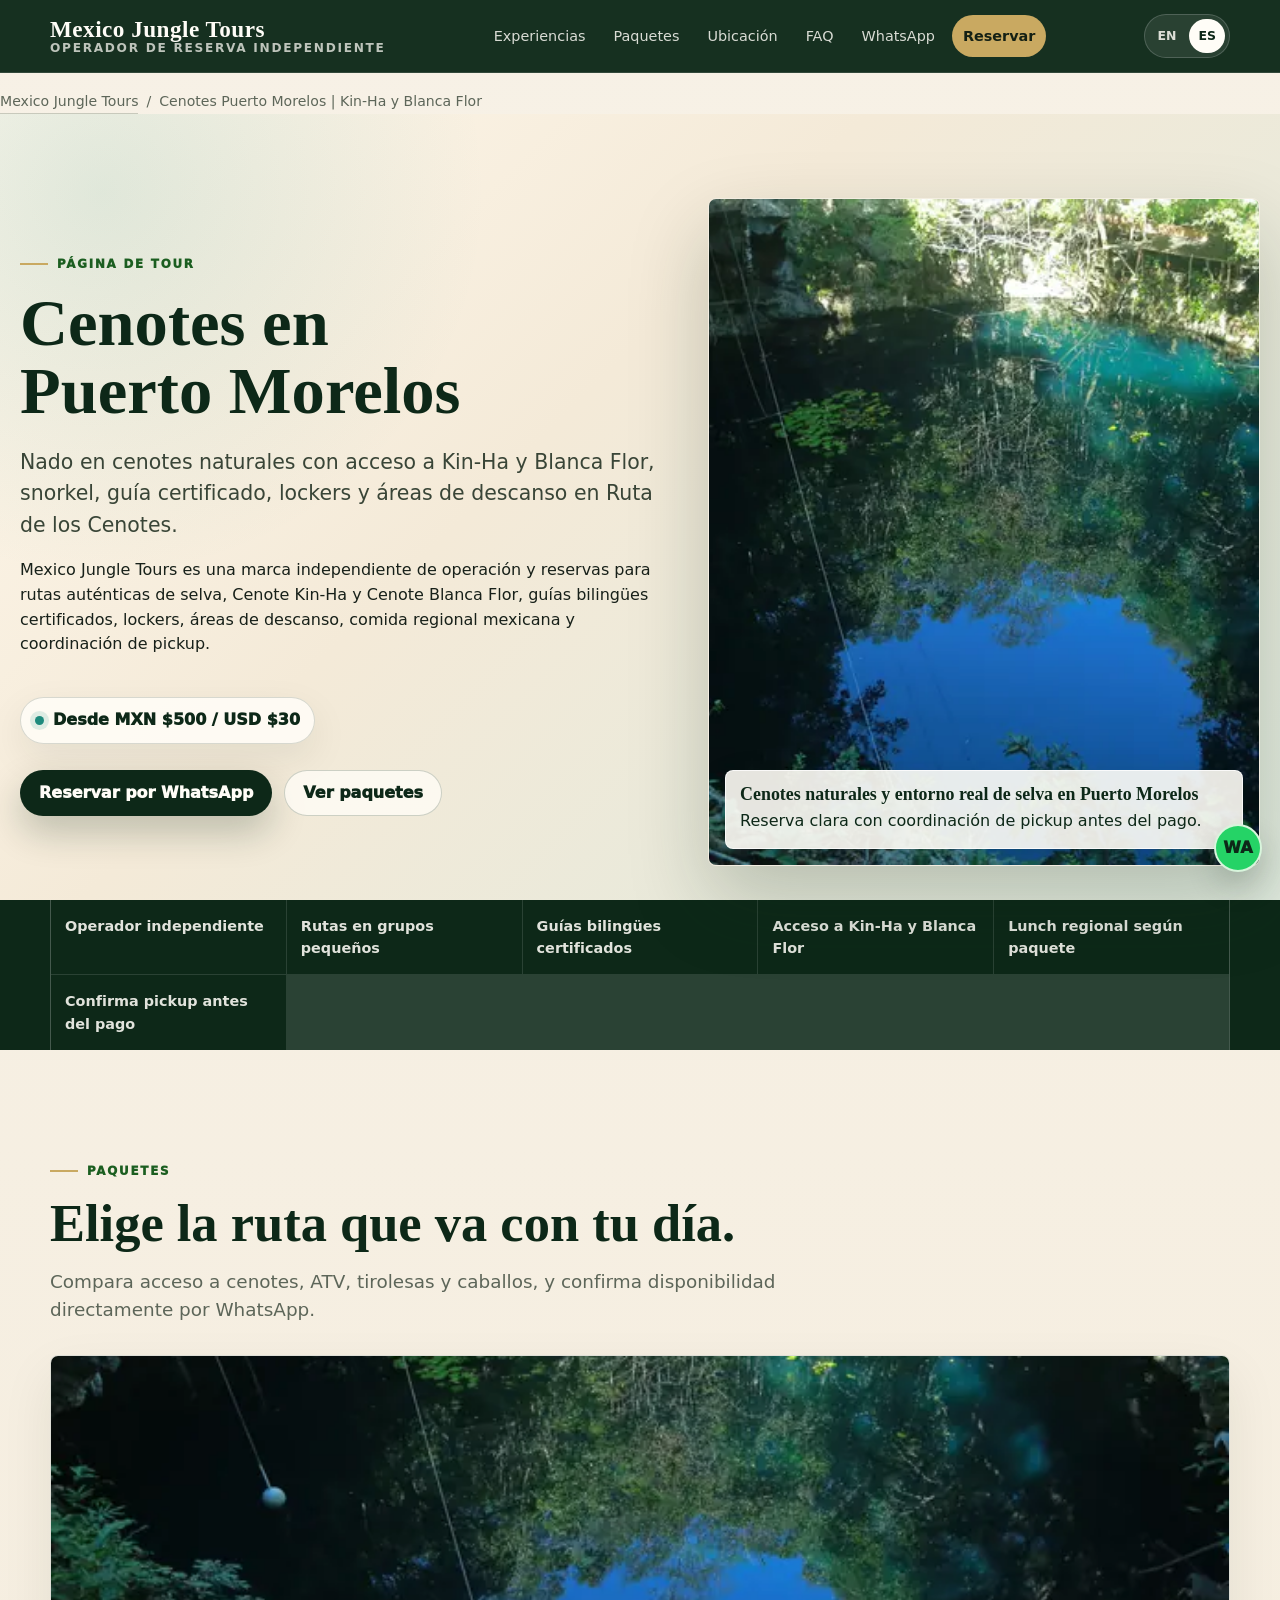
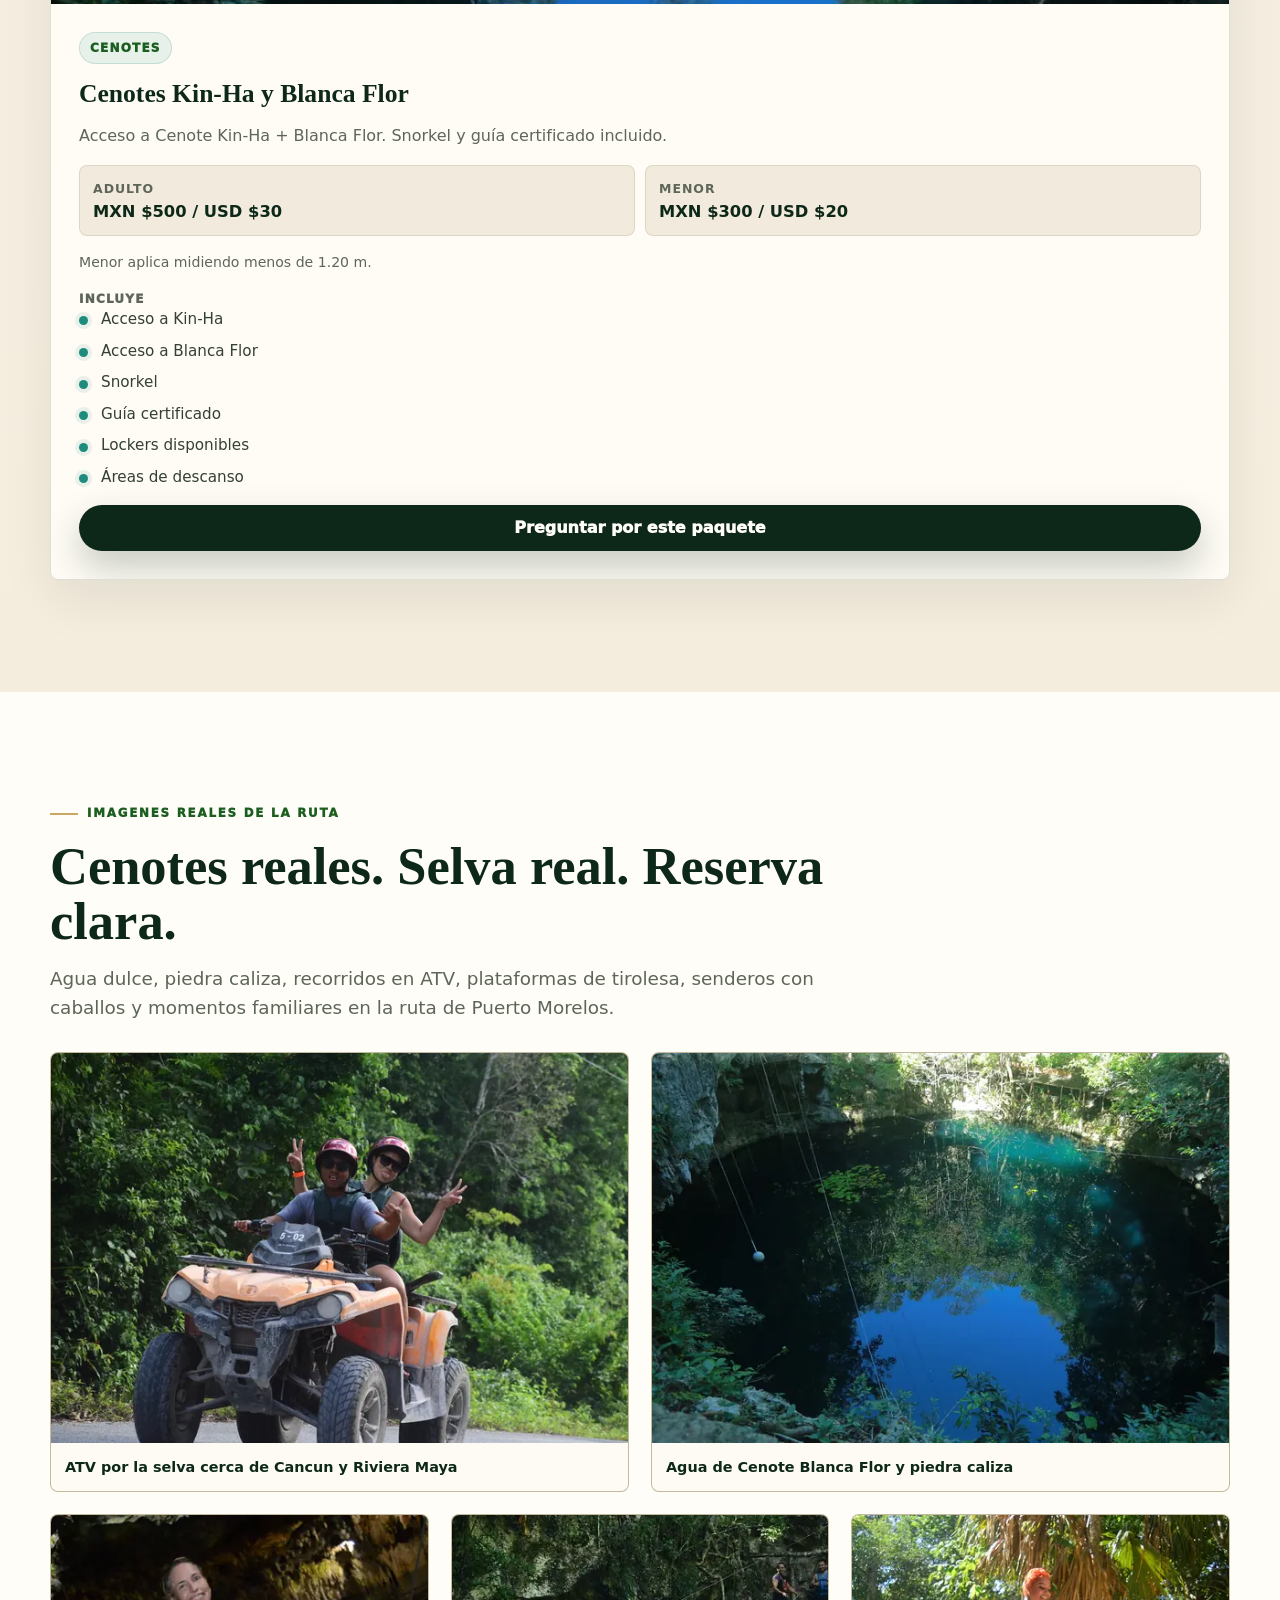
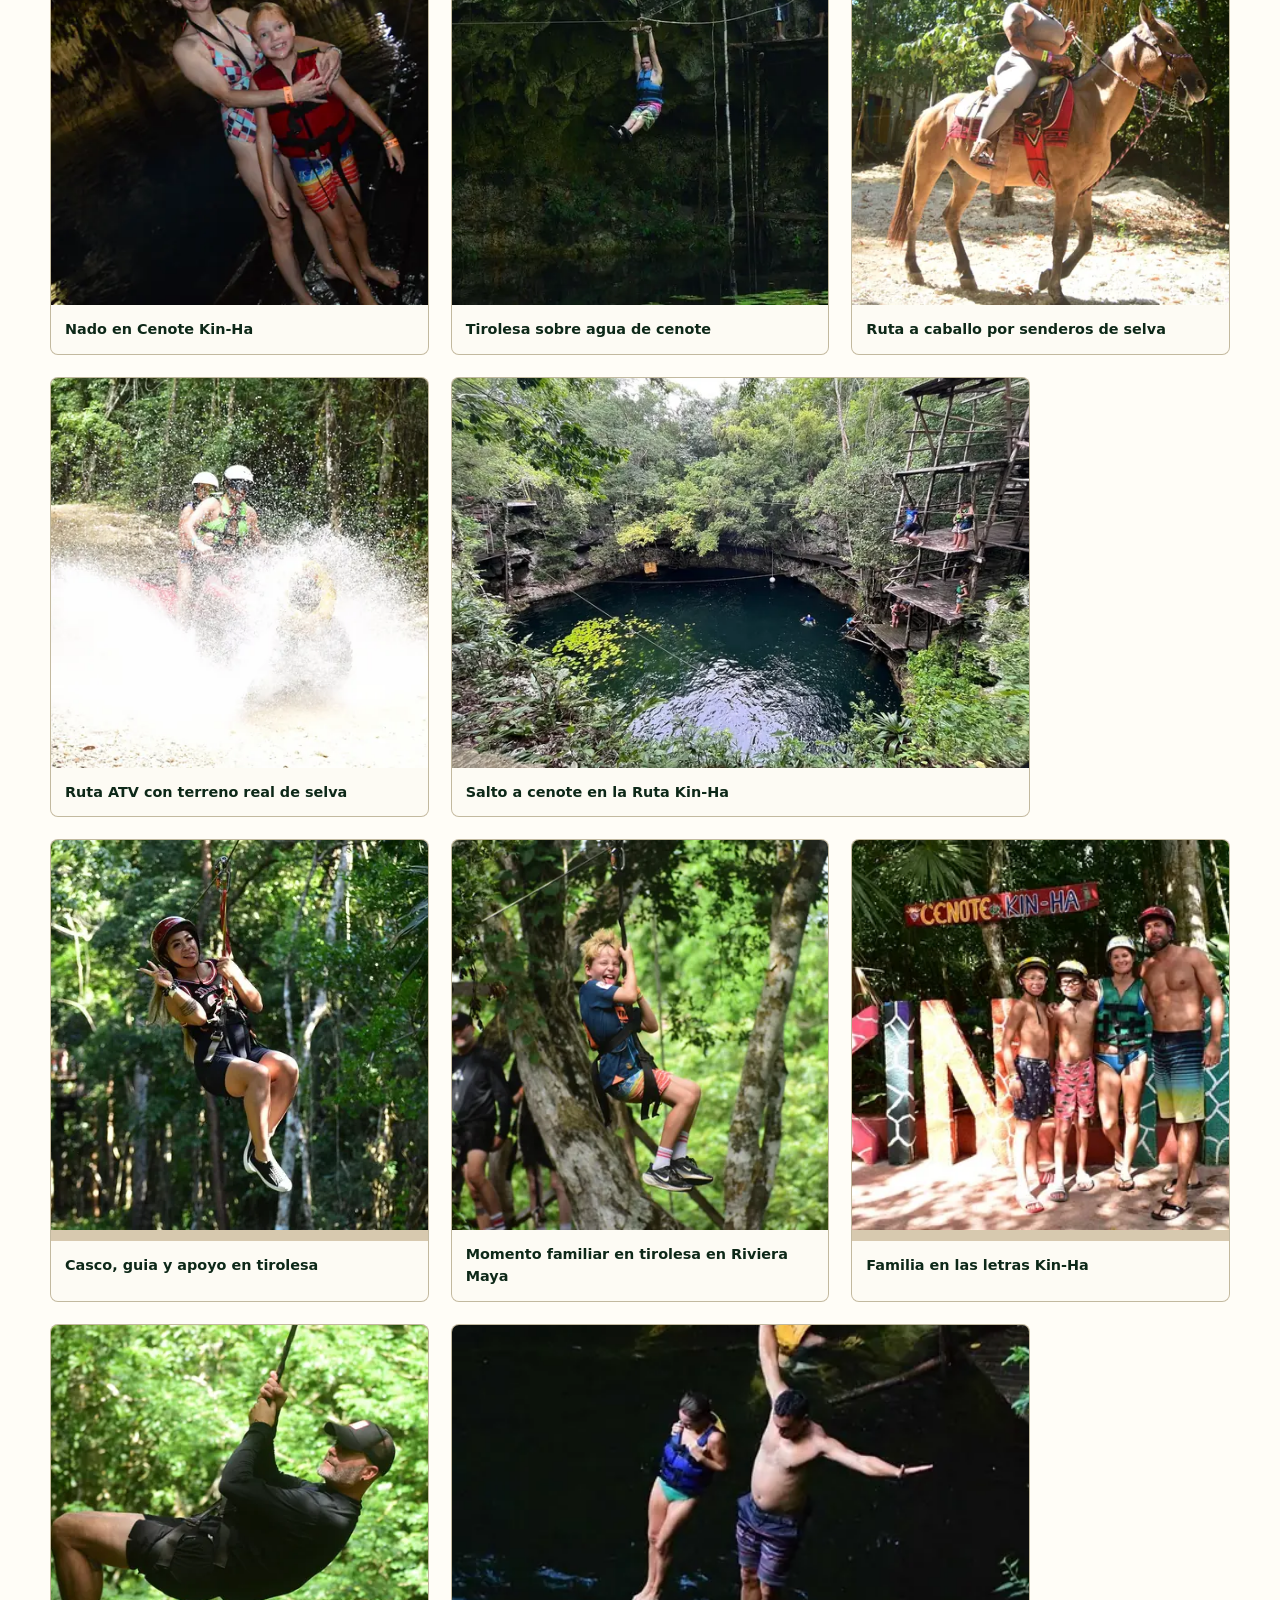
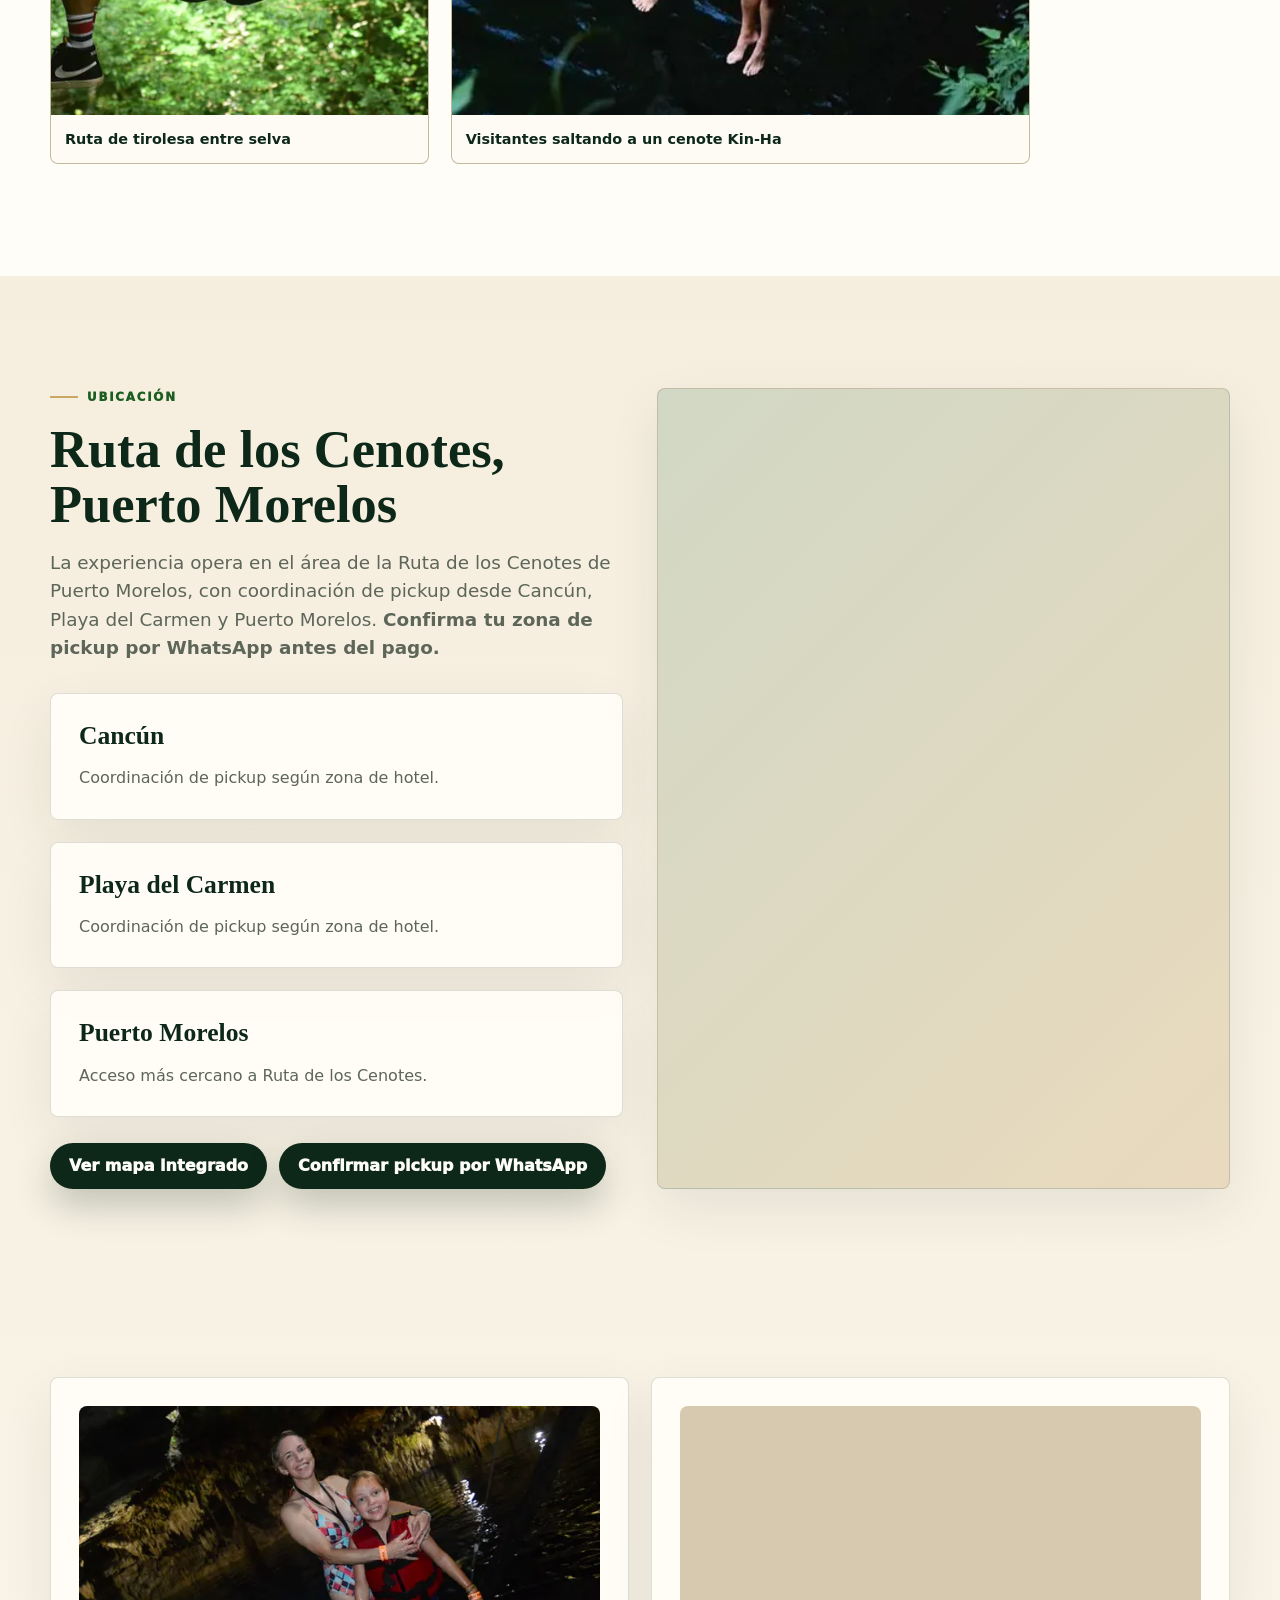
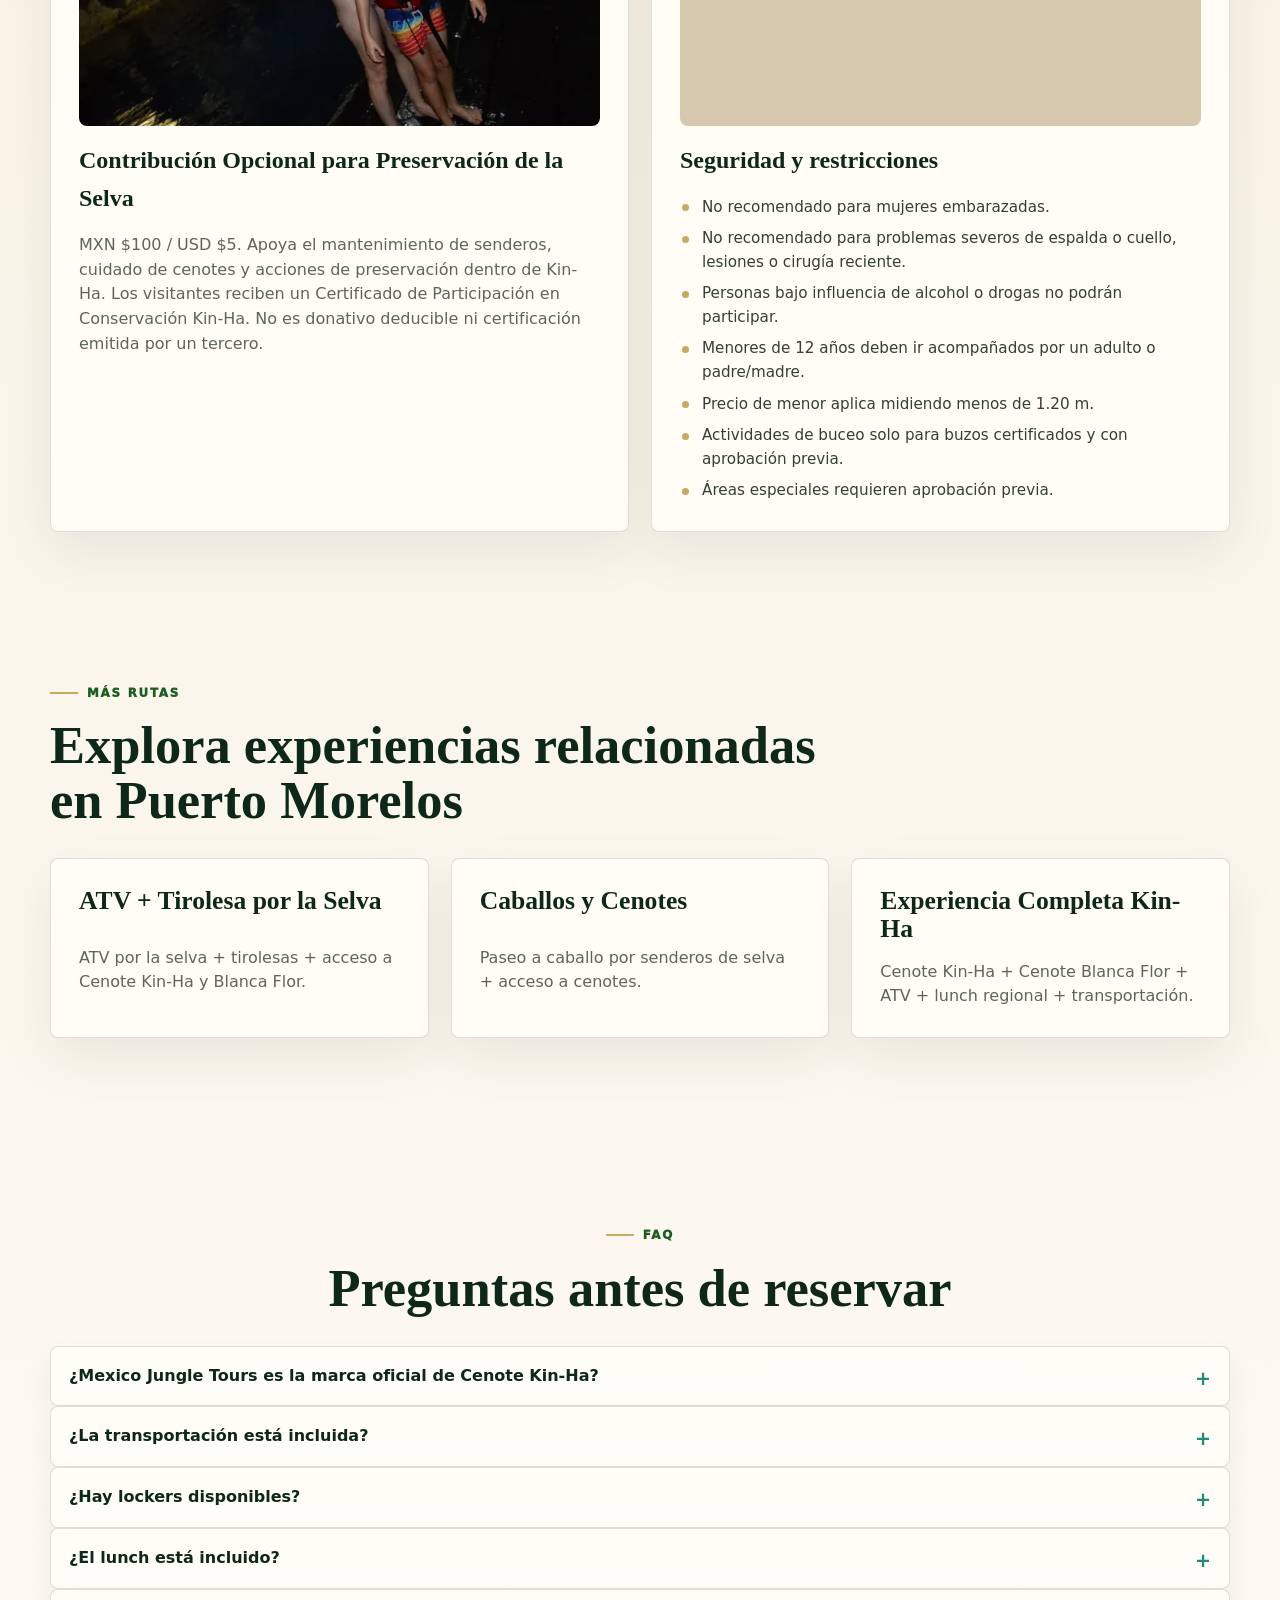
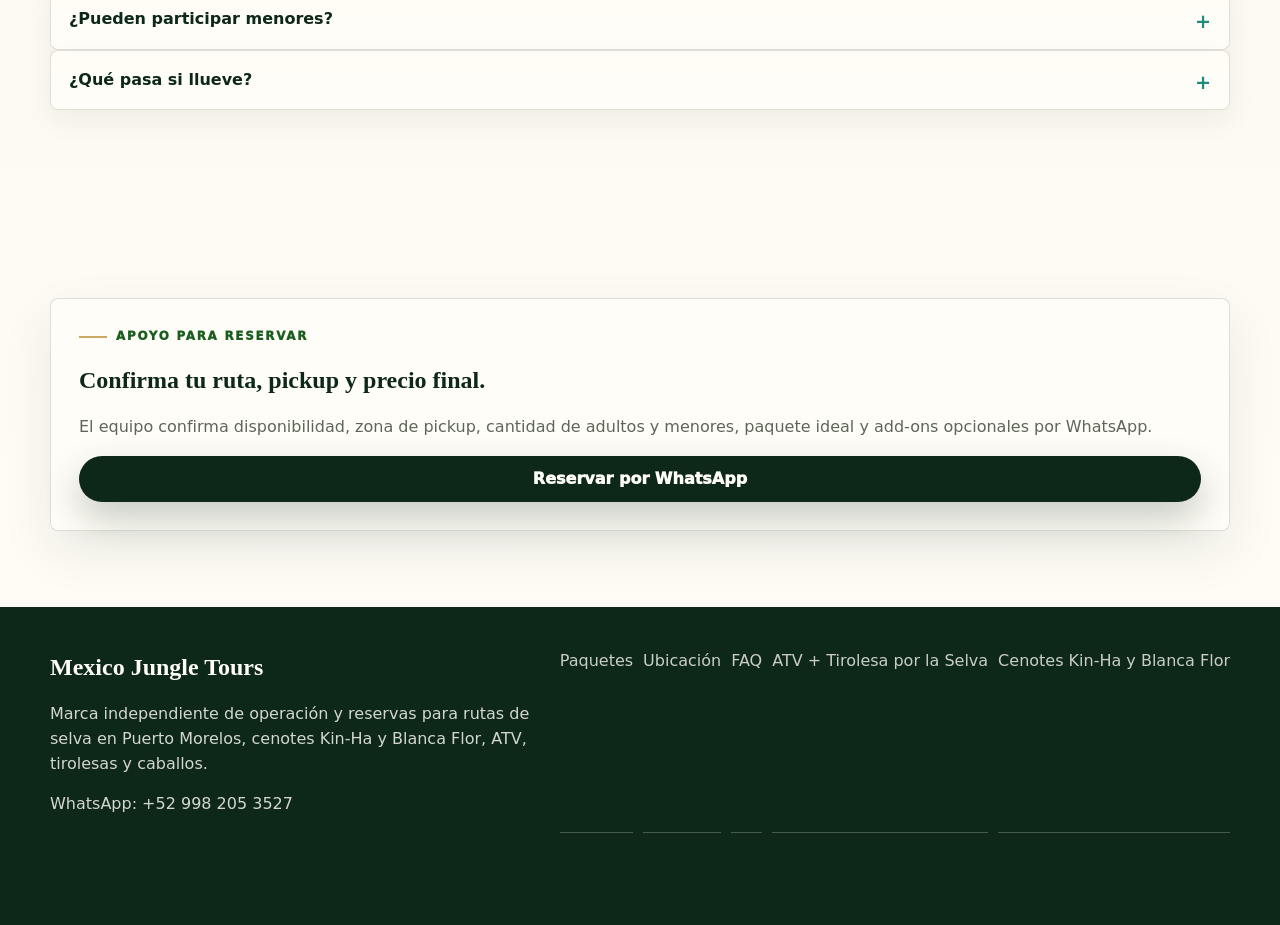
<file: es/cenotes-puerto-morelos/index.html>
<!doctype html>
<html lang="es-MX">
<head>
  <meta charset="utf-8">
  <meta name="viewport" content="width=device-width, initial-scale=1">
  <title>Cenotes Puerto Morelos | Kin-Ha y Blanca Flor</title>
  <meta name="description" content="Reserva tour de cenotes en Puerto Morelos con acceso a Kin-Ha y Blanca Flor, snorkel, guía certificado, lockers y áreas de descanso.">
  <meta name="robots" content="index,follow">
  <link rel="canonical" href="https://mexicojungletours.com/es/cenotes-puerto-morelos/">
  <link rel="alternate" hreflang="en" href="https://mexicojungletours.com/en/puerto-morelos-cenote-tour/">
  <link rel="alternate" hreflang="es-MX" href="https://mexicojungletours.com/es/cenotes-puerto-morelos/">
  <link rel="alternate" hreflang="x-default" href="https://mexicojungletours.com/en/puerto-morelos-cenote-tour/">
  <meta property="og:title" content="Cenotes Puerto Morelos | Kin-Ha y Blanca Flor">
  <meta property="og:description" content="Reserva tour de cenotes en Puerto Morelos con acceso a Kin-Ha y Blanca Flor, snorkel, guía certificado, lockers y áreas de descanso.">
  <meta property="og:type" content="website">
  <meta property="og:url" content="https://mexicojungletours.com/es/cenotes-puerto-morelos/">
  <meta property="og:image" content="https://mexicojungletours.com/assets/photos/cenote-blanca-flor-puerto-morelos-1800.webp">
  <meta name="twitter:card" content="summary_large_image">
  <meta name="twitter:title" content="Cenotes Puerto Morelos | Kin-Ha y Blanca Flor">
  <meta name="twitter:description" content="Reserva tour de cenotes en Puerto Morelos con acceso a Kin-Ha y Blanca Flor, snorkel, guía certificado, lockers y áreas de descanso.">
  <meta name="twitter:image" content="https://mexicojungletours.com/assets/photos/cenote-blanca-flor-puerto-morelos-1800.webp">
  <link rel="stylesheet" href="/assets/site.css">
<script type="application/ld+json">{"@context":"https://schema.org","@graph":[{"@type":"Organization","@id":"https://mexicojungletours.com/#organization","name":"Mexico Jungle Tours","url":"https://mexicojungletours.com","telephone":"+52 998 205 3527","description":"Marca independiente de operación y reservas para rutas de selva en Puerto Morelos, cenotes Kin-Ha y Blanca Flor, ATV, tirolesas y caballos."},{"@type":"LocalBusiness","@id":"https://mexicojungletours.com/#localbusiness","name":"Mexico Jungle Tours","url":"https://mexicojungletours.com","telephone":"+52 998 205 3527","image":"https://mexicojungletours.com/assets/photos/hero-atv-adventure-riviera-maya-1800.webp","address":{"@type":"PostalAddress","addressLocality":"Puerto Morelos","addressRegion":"Quintana Roo","addressCountry":"MX"},"areaServed":["Cancun","Playa del Carmen","Puerto Morelos","Riviera Maya"],"description":"Mexico Jungle Tours es una marca independiente de operación y reservas para rutas auténticas de selva, Cenote Kin-Ha y Cenote Blanca Flor, guías bilingües certificados, lockers, áreas de descanso, comida regional mexicana y coordinación de pickup."},{"@type":"BreadcrumbList","@id":"https://mexicojungletours.com/es/cenotes-puerto-morelos/#breadcrumb","itemListElement":[{"@type":"ListItem","position":1,"name":"Mexico Jungle Tours","item":"https://mexicojungletours.com/es/"},{"@type":"ListItem","position":2,"name":"Cenotes Puerto Morelos | Kin-Ha y Blanca Flor","item":"https://mexicojungletours.com/es/cenotes-puerto-morelos/"}]},{"@type":"FAQPage","@id":"https://mexicojungletours.com/es/cenotes-puerto-morelos/#faq","mainEntity":[{"@type":"Question","name":"¿Mexico Jungle Tours es la marca oficial de Cenote Kin-Ha?","acceptedAnswer":{"@type":"Answer","text":"No. Mexico Jungle Tours es una marca independiente de operación y reservas que ofrece acceso a rutas auténticas de selva y experiencias de cenotes, incluyendo acceso a Kin-Ha y Blanca Flor."}},{"@type":"Question","name":"¿La transportación está incluida?","acceptedAnswer":{"@type":"Answer","text":"La transportación está incluida en paquetes ATV, caballos y experiencia completa. Confirma tu zona de pickup antes del pago."}},{"@type":"Question","name":"¿Hay lockers disponibles?","acceptedAnswer":{"@type":"Answer","text":"Sí, hay lockers y áreas de descanso disponibles."}},{"@type":"Question","name":"¿El lunch está incluido?","acceptedAnswer":{"@type":"Answer","text":"Lunch regional mexicano o snacks están incluidos según el paquete."}},{"@type":"Question","name":"¿Pueden participar menores?","acceptedAnswer":{"@type":"Answer","text":"Los menores pueden participar en muchas actividades. Menores de 12 años deben ir acompañados por un adulto o padre/madre."}},{"@type":"Question","name":"¿Qué pasa si llueve?","acceptedAnswer":{"@type":"Answer","text":"La lluvia ligera puede ser parte de la ruta de selva. El equipo confirma clima, seguridad y cambios de horario antes de la actividad."}}]},{"@type":"TouristTrip","@id":"https://mexicojungletours.com/es/cenotes-puerto-morelos/#tour","name":"Cenotes Kin-Ha y Blanca Flor","description":"Acceso a Cenote Kin-Ha + Blanca Flor. Snorkel y guía certificado incluido.","image":"https://mexicojungletours.com/assets/photos/cenote-blanca-flor-puerto-morelos-1800.webp","touristType":["Adventure travelers","Families","Small groups"],"provider":{"@id":"https://mexicojungletours.com/#organization"},"offers":{"@type":"Offer","name":"Cenotes Kin-Ha y Blanca Flor","priceCurrency":"MXN","price":"500","url":"https://mexicojungletours.com/es/cenotes-puerto-morelos/","availability":"https://schema.org/InStock"}}]}</script>
</head>
<body>
<header class="site-header">
    <div class="header-inner">
      <a class="brand" href="/es/" aria-label="Mexico Jungle Tours">
        <strong>Mexico Jungle Tours</strong>
        <span>Operador de reserva independiente</span>
      </a>
      <nav class="desktop-nav" aria-label="Navegación principal">
        <a href="/es/#experiences">Experiencias</a>
        <a href="/es/#packages">Paquetes</a>
        <a href="/es/#location">Ubicación</a>
        <a href="/es/#faq">FAQ</a>
        <a class="js-wa" data-message-es="Hola, me interesa reservar una experiencia de cenotes y selva con Mexico Jungle Tours. ¿Me pueden confirmar disponibilidad, pickup y precios?" href="https://wa.me/529982053527" target="_blank" rel="noopener noreferrer">WhatsApp</a>
        <a class="nav-book js-wa" data-message-es="Hola, me interesa reservar una experiencia de cenotes y selva con Mexico Jungle Tours. ¿Me pueden confirmar disponibilidad, pickup y precios?" href="https://wa.me/529982053527" target="_blank" rel="noopener noreferrer">Reservar</a>
      </nav>
      <div class="language-links" aria-label="Language">
        <a class="lang-link " href="/en/puerto-morelos-cenote-tour/" hreflang="en">EN</a>
        <a class="lang-link is-active" href="/es/cenotes-puerto-morelos/" hreflang="es-MX">ES</a>
      </div>
    </div>
    <nav class="mobile-nav" aria-label="Navegación móvil">
      <a href="/es/#experiences">Experiencias</a>
      <a href="/es/#packages">Paquetes</a>
      <a href="/es/#location">Ubicación</a>
      <a href="/es/#faq">FAQ</a>
      <a class="js-wa" data-message-es="Hola, me interesa reservar una experiencia de cenotes y selva con Mexico Jungle Tours. ¿Me pueden confirmar disponibilidad, pickup y precios?" href="https://wa.me/529982053527" target="_blank" rel="noopener noreferrer">WhatsApp</a>
    </nav>
  </header>
<nav class="container breadcrumb" aria-label="Ruta de navegacion"><a href="/es/">Mexico Jungle Tours</a><span aria-hidden="true">/</span><span aria-current="page">Cenotes Puerto Morelos | Kin-Ha y Blanca Flor</span></nav>
<main>
<section class="hero">
    <div class="hero-grid">
      <div class="hero-copy">
        <span class="eyebrow">Página de tour</span>
        <h1>Cenotes en Puerto Morelos</h1>
        <p class="subhead">Nado en cenotes naturales con acceso a Kin-Ha y Blanca Flor, snorkel, guía certificado, lockers y áreas de descanso en Ruta de los Cenotes.</p>
        <p>Mexico Jungle Tours es una marca independiente de operación y reservas para rutas auténticas de selva, Cenote Kin-Ha y Cenote Blanca Flor, guías bilingües certificados, lockers, áreas de descanso, comida regional mexicana y coordinación de pickup.</p>
        <div class="price-cue">Desde MXN $500 / USD $30</div>
        <div class="hero-actions">
          <a class="btn btn-primary js-wa" data-message-es="Hola, me interesa reservar Cenotes Kin-Ha y Blanca Flor. ¿Me pueden confirmar disponibilidad, pickup y precio final?" href="https://wa.me/529982053527" target="_blank" rel="noopener noreferrer">Reservar por WhatsApp</a>
          <a class="btn btn-secondary" href="#packages">Ver paquetes</a>
        </div>
      </div>
      <div class="hero-media">
        <img src="/assets/photos/cenote-blanca-flor-puerto-morelos-1800.webp" srcset="/assets/photos/cenote-blanca-flor-puerto-morelos-640.webp 640w, /assets/photos/cenote-blanca-flor-puerto-morelos-960.webp 960w, /assets/photos/cenote-blanca-flor-puerto-morelos-1400.webp 1400w, /assets/photos/cenote-blanca-flor-puerto-morelos-1800.webp 1800w" sizes="(max-width: 720px) 100vw, 50vw" width="1800" height="1200" alt="Experiencia en Cenote Blanca Flor cerca de Cancun y Puerto Morelos" fetchpriority="high" loading="eager" decoding="async">
        <div class="hero-note"><strong>Cenotes naturales y entorno real de selva en Puerto Morelos</strong><span>Reserva clara con coordinación de pickup antes del pago.</span></div>
      </div>
    </div>
  </section>
      <section class="value-strip"><div class="container"><div class="value-grid"><span>Operador independiente</span><span>Rutas en grupos pequeños</span><span>Guías bilingües certificados</span><span>Acceso a Kin-Ha y Blanca Flor</span><span>Lunch regional según paquete</span><span>Confirma pickup antes del pago</span></div></div></section>
      <section class="section" id="packages">
    <div class="container">
      <div class="section-head">
        <span class="eyebrow">Paquetes</span>
        <h2>Elige la ruta que va con tu día.</h2>
        <p>Compara acceso a cenotes, ATV, tirolesas y caballos, y confirma disponibilidad directamente por WhatsApp.</p>
      </div>

      <div class="packages-grid"><article class="package-card" data-route="cenotes">
    <a class="package-image" href="/es/cenotes-puerto-morelos/"><img src="/assets/photos/cenote-blanca-flor-puerto-morelos-1800.webp" srcset="/assets/photos/cenote-blanca-flor-puerto-morelos-640.webp 640w, /assets/photos/cenote-blanca-flor-puerto-morelos-960.webp 960w, /assets/photos/cenote-blanca-flor-puerto-morelos-1400.webp 1400w, /assets/photos/cenote-blanca-flor-puerto-morelos-1800.webp 1800w" sizes="(max-width: 720px) 100vw, (max-width: 1180px) 50vw, 380px" width="1800" height="1200" alt="Agua dulce natural en Cenote Kin-Ha en la Ruta de los Cenotes de Puerto Morelos" loading="lazy" decoding="async"></a>
    <div class="package-body">
      <span class="package-kicker">Cenotes</span>
      <h3><a href="/es/cenotes-puerto-morelos/">Cenotes Kin-Ha y Blanca Flor</a></h3>
      <p>Acceso a Cenote Kin-Ha + Blanca Flor. Snorkel y guía certificado incluido.</p>

      <div class="price-grid">
        <div class="price-cell"><span>Adulto</span><strong>MXN $500 / USD $30</strong></div>
        <div class="price-cell"><span>Menor</span><strong>MXN $300 / USD $20</strong></div>
      </div>
      <p class="note">Menor aplica midiendo menos de 1.20 m.</p>
      <div><p class="mini-label">Incluye</p><ul class="check-list"><li>Acceso a Kin-Ha</li><li>Acceso a Blanca Flor</li><li>Snorkel</li><li>Guía certificado</li><li>Lockers disponibles</li><li>Áreas de descanso</li></ul></div>

      <a class="btn btn-primary js-wa" data-message-es="Hola, me interesa reservar Cenotes Kin-Ha y Blanca Flor. ¿Me pueden confirmar disponibilidad, pickup y precio final?" href="https://wa.me/529982053527" target="_blank" rel="noopener noreferrer">Preguntar por este paquete</a>
    </div>
  </article></div>
    </div>
  </section>

      <section class="section visual-band">
    <div class="container">
      <div class="section-head">
        <span class="eyebrow">Imagenes reales de la ruta</span>
        <h2>Cenotes reales. Selva real. Reserva clara.</h2>
        <p>Agua dulce, piedra caliza, recorridos en ATV, plataformas de tirolesa, senderos con caballos y momentos familiares en la ruta de Puerto Morelos.</p>
      </div>
      <div class="gallery"><figure><img src="/assets/photos/hero-atv-adventure-riviera-maya-1800.webp" srcset="/assets/photos/hero-atv-adventure-riviera-maya-640.webp 640w, /assets/photos/hero-atv-adventure-riviera-maya-960.webp 960w, /assets/photos/hero-atv-adventure-riviera-maya-1400.webp 1400w, /assets/photos/hero-atv-adventure-riviera-maya-1800.webp 1800w" sizes="(max-width: 720px) 100vw, (max-width: 1180px) 50vw, 380px" width="1800" height="1200" alt="Visitantes con casco en ATV por la selva de Puerto Morelos" loading="lazy" decoding="async"><figcaption>ATV por la selva cerca de Cancun y Riviera Maya</figcaption></figure><figure><img src="/assets/photos/cenote-blanca-flor-puerto-morelos-1800.webp" srcset="/assets/photos/cenote-blanca-flor-puerto-morelos-640.webp 640w, /assets/photos/cenote-blanca-flor-puerto-morelos-960.webp 960w, /assets/photos/cenote-blanca-flor-puerto-morelos-1400.webp 1400w, /assets/photos/cenote-blanca-flor-puerto-morelos-1800.webp 1800w" sizes="(max-width: 720px) 100vw, (max-width: 1180px) 50vw, 380px" width="1800" height="1200" alt="Experiencia en Cenote Blanca Flor cerca de Cancun y Puerto Morelos" loading="lazy" decoding="async"><figcaption>Agua de Cenote Blanca Flor y piedra caliza</figcaption></figure><figure><img src="/assets/photos/cenote-kinha-ruta-de-los-cenotes-1800.webp" srcset="/assets/photos/cenote-kinha-ruta-de-los-cenotes-640.webp 640w, /assets/photos/cenote-kinha-ruta-de-los-cenotes-960.webp 960w, /assets/photos/cenote-kinha-ruta-de-los-cenotes-1400.webp 1400w, /assets/photos/cenote-kinha-ruta-de-los-cenotes-1800.webp 1800w" sizes="(max-width: 720px) 100vw, (max-width: 1180px) 50vw, 380px" width="1800" height="1197" alt="Visitantes nadando en Cenote Kin-Ha cerca de Puerto Morelos" loading="lazy" decoding="async"><figcaption>Nado en Cenote Kin-Ha</figcaption></figure><figure><img src="/assets/photos/zipline-over-cenote-water-kinha-1124.webp" srcset="/assets/photos/zipline-over-cenote-water-kinha-640.webp 640w, /assets/photos/zipline-over-cenote-water-kinha-960.webp 960w, /assets/photos/zipline-over-cenote-water-kinha-1124.webp 1124w" sizes="(max-width: 720px) 100vw, (max-width: 1180px) 50vw, 380px" width="1124" height="750" alt="Aventura de tirolesa en Kin-Ha sobre agua de cenote" loading="lazy" decoding="async"><figcaption>Tirolesa sobre agua de cenote</figcaption></figure><figure><img src="/assets/photos/horseback-riding-puerto-morelos-jungle-trail-1800.webp" srcset="/assets/photos/horseback-riding-puerto-morelos-jungle-trail-640.webp 640w, /assets/photos/horseback-riding-puerto-morelos-jungle-trail-960.webp 960w, /assets/photos/horseback-riding-puerto-morelos-jungle-trail-1400.webp 1400w, /assets/photos/horseback-riding-puerto-morelos-jungle-trail-1800.webp 1800w" sizes="(max-width: 720px) 100vw, (max-width: 1180px) 50vw, 380px" width="1800" height="1197" alt="Paseo a caballo por la selva de Puerto Morelos" loading="lazy" decoding="async"><figcaption>Ruta a caballo por senderos de selva</figcaption></figure><figure><img src="/assets/photos/atv-jungle-tour-cancun-riviera-maya-1400.webp" srcset="/assets/photos/atv-jungle-tour-cancun-riviera-maya-640.webp 640w, /assets/photos/atv-jungle-tour-cancun-riviera-maya-960.webp 960w, /assets/photos/atv-jungle-tour-cancun-riviera-maya-1400.webp 1400w" sizes="(max-width: 720px) 100vw, (max-width: 1180px) 50vw, 380px" width="1400" height="933" alt="Personas en ATV cruzando agua en la ruta de selva Kin-Ha cerca de Puerto Morelos" loading="lazy" decoding="async"><figcaption>Ruta ATV con terreno real de selva</figcaption></figure><figure><img src="/assets/photos/kinha-cenote-jumping-puerto-morelos-1400.webp" srcset="/assets/photos/kinha-cenote-jumping-puerto-morelos-640.webp 640w, /assets/photos/kinha-cenote-jumping-puerto-morelos-960.webp 960w, /assets/photos/kinha-cenote-jumping-puerto-morelos-1400.webp 1400w" sizes="(max-width: 720px) 100vw, (max-width: 1180px) 50vw, 380px" width="1400" height="1050" alt="Visitante saltando a un cenote Kin-Ha en Puerto Morelos" loading="lazy" decoding="async"><figcaption>Salto a cenote en la Ruta Kin-Ha</figcaption></figure><figure><img src="/assets/photos/guided-zipline-helmet-kinha-safety-720.webp" srcset="/assets/photos/guided-zipline-helmet-kinha-safety-480.webp 480w, /assets/photos/guided-zipline-helmet-kinha-safety-720.webp 720w" sizes="(max-width: 720px) 100vw, (max-width: 1180px) 50vw, 380px" width="720" height="480" alt="Visitante con casco y apoyo de guia en la ruta de tirolesa Kin-Ha" loading="lazy" decoding="async"><figcaption>Casco, guia y apoyo en tirolesa</figcaption></figure><figure><img src="/assets/photos/family-zipline-jungle-riviera-maya-1800.webp" srcset="/assets/photos/family-zipline-jungle-riviera-maya-640.webp 640w, /assets/photos/family-zipline-jungle-riviera-maya-960.webp 960w, /assets/photos/family-zipline-jungle-riviera-maya-1400.webp 1400w, /assets/photos/family-zipline-jungle-riviera-maya-1800.webp 1800w" sizes="(max-width: 720px) 100vw, (max-width: 1180px) 50vw, 380px" width="1800" height="1200" alt="Momento familiar en tirolesa en la selva de Riviera Maya cerca de Puerto Morelos" loading="lazy" decoding="async"><figcaption>Momento familiar en tirolesa en Riviera Maya</figcaption></figure><figure><img src="/assets/photos/family-kinha-sign-ruta-de-los-cenotes-720.webp" srcset="/assets/photos/family-kinha-sign-ruta-de-los-cenotes-480.webp 480w, /assets/photos/family-kinha-sign-ruta-de-los-cenotes-720.webp 720w" sizes="(max-width: 720px) 100vw, (max-width: 1180px) 50vw, 380px" width="720" height="480" alt="Familia en las letras Kin-Ha en Ruta de los Cenotes" loading="lazy" decoding="async"><figcaption>Familia en las letras Kin-Ha</figcaption></figure><figure><img src="/assets/photos/zip-line-adventure-kinha-jungle-1800.webp" srcset="/assets/photos/zip-line-adventure-kinha-jungle-640.webp 640w, /assets/photos/zip-line-adventure-kinha-jungle-960.webp 960w, /assets/photos/zip-line-adventure-kinha-jungle-1400.webp 1400w, /assets/photos/zip-line-adventure-kinha-jungle-1800.webp 1800w" sizes="(max-width: 720px) 100vw, (max-width: 1180px) 50vw, 380px" width="1800" height="1200" alt="Ruta de tirolesa por la selva Kin-Ha cerca de Puerto Morelos" loading="lazy" decoding="async"><figcaption>Ruta de tirolesa entre selva</figcaption></figure><figure><img src="/assets/photos/kinha-couple-jumping-cenote-puerto-morelos-640.webp" srcset="/assets/photos/kinha-couple-jumping-cenote-puerto-morelos-480.webp 480w, /assets/photos/kinha-couple-jumping-cenote-puerto-morelos-640.webp 640w" sizes="(max-width: 720px) 100vw, (max-width: 1180px) 50vw, 380px" width="640" height="960" alt="Visitantes saltando a un cenote Kin-Ha cerca de Puerto Morelos" loading="lazy" decoding="async"><figcaption>Visitantes saltando a un cenote Kin-Ha</figcaption></figure></div>
    </div>
  </section>
      <section class="section" id="location">
    <div class="container">
      <div class="map-layout">
        <div>
          <div class="section-head">
            <span class="eyebrow">Ubicación</span>
            <h2>Ruta de los Cenotes, Puerto Morelos</h2>
            <p>La experiencia opera en el área de la Ruta de los Cenotes de Puerto Morelos, con coordinación de pickup desde Cancún, Playa del Carmen y Puerto Morelos. <strong>Confirma tu zona de pickup por WhatsApp antes del pago.</strong></p>
          </div>
          <div class="location-grid">
            <article class="location-card"><h3>Cancún</h3><p>Coordinación de pickup según zona de hotel.</p></article>
            <article class="location-card"><h3>Playa del Carmen</h3><p>Coordinación de pickup según zona de hotel.</p></article>
            <article class="location-card"><h3>Puerto Morelos</h3><p>Acceso más cercano a Ruta de los Cenotes.</p></article>
          </div>
          <div class="button-row">
            <button class="btn btn-primary" type="button" id="load-map">Ver mapa integrado</button>
            <a class="btn btn-primary js-wa" data-message-es="Hola, me interesa una experiencia con Mexico Jungle Tours. ¿Me pueden confirmar la zona de pickup antes del pago?" href="https://wa.me/529982053527" target="_blank" rel="noopener noreferrer">Confirmar pickup por WhatsApp</a>
          </div>
        </div>
        <div class="map-card" id="map-card" data-map-loaded="false">
          <div class="map-intro">
            <strong>El mapa integrado carga solo cuando se necesita</strong>
            <p>Esto mantiene el sitio rápido y la ruta fácil de planear.</p>
            <button class="btn btn-primary" type="button" data-map-trigger>Ver mapa integrado</button>
          </div>
        </div>
      </div>
    </div>
  </section>
      <section class="section-tight">
    <div class="container">
      <div class="info-grid">
        <article class="info-card media-card">
          <figure><img src="/assets/photos/cenote-kinha-ruta-de-los-cenotes-1800.webp" srcset="/assets/photos/cenote-kinha-ruta-de-los-cenotes-640.webp 640w, /assets/photos/cenote-kinha-ruta-de-los-cenotes-960.webp 960w, /assets/photos/cenote-kinha-ruta-de-los-cenotes-1400.webp 1400w, /assets/photos/cenote-kinha-ruta-de-los-cenotes-1800.webp 1800w" sizes="(max-width: 720px) 100vw, 560px" width="1800" height="1197" alt="Entorno natural de selva y cenote en Kin-Ha cerca de Puerto Morelos" loading="lazy" decoding="async"></figure>
          <h2>Contribución Opcional para Preservación de la Selva</h2>
          <p>MXN $100 / USD $5. Apoya el mantenimiento de senderos, cuidado de cenotes y acciones de preservación dentro de Kin-Ha. Los visitantes reciben un Certificado de Participación en Conservación Kin-Ha. No es donativo deducible ni certificación emitida por un tercero.</p>
        </article>
        <article class="info-card media-card">
          <figure><img src="/assets/photos/guided-zipline-helmet-kinha-safety-720.webp" srcset="/assets/photos/guided-zipline-helmet-kinha-safety-480.webp 480w, /assets/photos/guided-zipline-helmet-kinha-safety-720.webp 720w" sizes="(max-width: 720px) 100vw, 560px" width="720" height="480" alt="Visitante con casco y apoyo de guia en la ruta Kin-Ha" loading="lazy" decoding="async"></figure>
          <h2>Seguridad y restricciones</h2>
          <ul class="plain-list"><li>No recomendado para mujeres embarazadas.</li><li>No recomendado para problemas severos de espalda o cuello, lesiones o cirugía reciente.</li><li>Personas bajo influencia de alcohol o drogas no podrán participar.</li><li>Menores de 12 años deben ir acompañados por un adulto o padre/madre.</li><li>Precio de menor aplica midiendo menos de 1.20 m.</li><li>Actividades de buceo solo para buzos certificados y con aprobación previa.</li><li>Áreas especiales requieren aprobación previa.</li></ul>
        </article>
      </div>
    </div>
  </section>
      <section class="section-tight"><div class="container"><div class="section-head"><span class="eyebrow">Más rutas</span><h2>Explora experiencias relacionadas en Puerto Morelos</h2></div><div class="landing-grid"><article class="landing-card"><h3><a href="/es/tour-atv-tirolesa-cenotes-cancun/">ATV + Tirolesa por la Selva</a></h3><p>ATV por la selva + tirolesas + acceso a Cenote Kin-Ha y Blanca Flor.</p></article><article class="landing-card"><h3><a href="/es/caballos-y-cenotes-puerto-morelos/">Caballos y Cenotes</a></h3><p>Paseo a caballo por senderos de selva + acceso a cenotes.</p></article><article class="landing-card"><h3><a href="/es/ruta-de-los-cenotes-puerto-morelos/">Experiencia Completa Kin-Ha</a></h3><p>Cenote Kin-Ha + Cenote Blanca Flor + ATV + lunch regional + transportación.</p></article></div></div></section>
      <section class="section" id="faq">
    <div class="container">
      <div class="section-head center"><span class="eyebrow">FAQ</span><h2>Preguntas antes de reservar</h2></div>
      <div class="faq-list"><details><summary>¿Mexico Jungle Tours es la marca oficial de Cenote Kin-Ha?</summary><p>No. Mexico Jungle Tours es una marca independiente de operación y reservas que ofrece acceso a rutas auténticas de selva y experiencias de cenotes, incluyendo acceso a Kin-Ha y Blanca Flor.</p></details><details><summary>¿La transportación está incluida?</summary><p>La transportación está incluida en paquetes ATV, caballos y experiencia completa. Confirma tu zona de pickup antes del pago.</p></details><details><summary>¿Hay lockers disponibles?</summary><p>Sí, hay lockers y áreas de descanso disponibles.</p></details><details><summary>¿El lunch está incluido?</summary><p>Lunch regional mexicano o snacks están incluidos según el paquete.</p></details><details><summary>¿Pueden participar menores?</summary><p>Los menores pueden participar en muchas actividades. Menores de 12 años deben ir acompañados por un adulto o padre/madre.</p></details><details><summary>¿Qué pasa si llueve?</summary><p>La lluvia ligera puede ser parte de la ruta de selva. El equipo confirma clima, seguridad y cambios de horario antes de la actividad.</p></details></div>
    </div>
  </section>
      <section class="section-tight">
    <div class="container">
      <div class="booking-card">
        <span class="eyebrow">Apoyo para reservar</span>
        <h2>Confirma tu ruta, pickup y precio final.</h2>
        <p>El equipo confirma disponibilidad, zona de pickup, cantidad de adultos y menores, paquete ideal y add-ons opcionales por WhatsApp.</p>
        <a class="btn btn-primary js-wa" data-message-es="Hola, me interesa reservar una experiencia de cenotes y selva con Mexico Jungle Tours. ¿Me pueden confirmar disponibilidad, pickup y precios?" href="https://wa.me/529982053527" target="_blank" rel="noopener noreferrer">Reservar por WhatsApp</a>
      </div>
    </div>
  </section>
</main>
<footer class="site-footer">
    <div class="container footer-grid">
      <div>
        <strong>Mexico Jungle Tours</strong>
        <p>Marca independiente de operación y reservas para rutas de selva en Puerto Morelos, cenotes Kin-Ha y Blanca Flor, ATV, tirolesas y caballos.</p>
        <p>WhatsApp: +52 998 205 3527</p>
      </div>
      <div class="footer-links">
        <a href="/es/#packages">Paquetes</a>
        <a href="/es/#location">Ubicación</a>
        <a href="/es/#faq">FAQ</a>
        <a href="/es/tour-atv-tirolesa-cenotes-cancun/">ATV + Tirolesa por la Selva</a>
        <a href="/es/cenotes-puerto-morelos/">Cenotes Kin-Ha y Blanca Flor</a>
      </div>
    </div>
  </footer>
  <a class="floating-wa js-wa" data-message-es="Hola, me interesa reservar una experiencia de cenotes y selva con Mexico Jungle Tours. ¿Me pueden confirmar disponibilidad, pickup y precios?" href="https://wa.me/529982053527" target="_blank" rel="noopener noreferrer" aria-label="WhatsApp">WA</a>
  <div class="mobile-booking-bar" role="navigation" aria-label="Accesos rápidos de reserva">
    <a class="btn btn-primary js-wa" data-message-es="Hola, me interesa reservar una experiencia de cenotes y selva con Mexico Jungle Tours. ¿Me pueden confirmar disponibilidad, pickup y precios?" href="https://wa.me/529982053527" target="_blank" rel="noopener noreferrer">WhatsApp</a>
    <a class="btn btn-secondary" href="/es/#packages">Paquetes</a>
  </div>
<script src="/assets/site.js" defer></script>
</body>
</html>
</file>
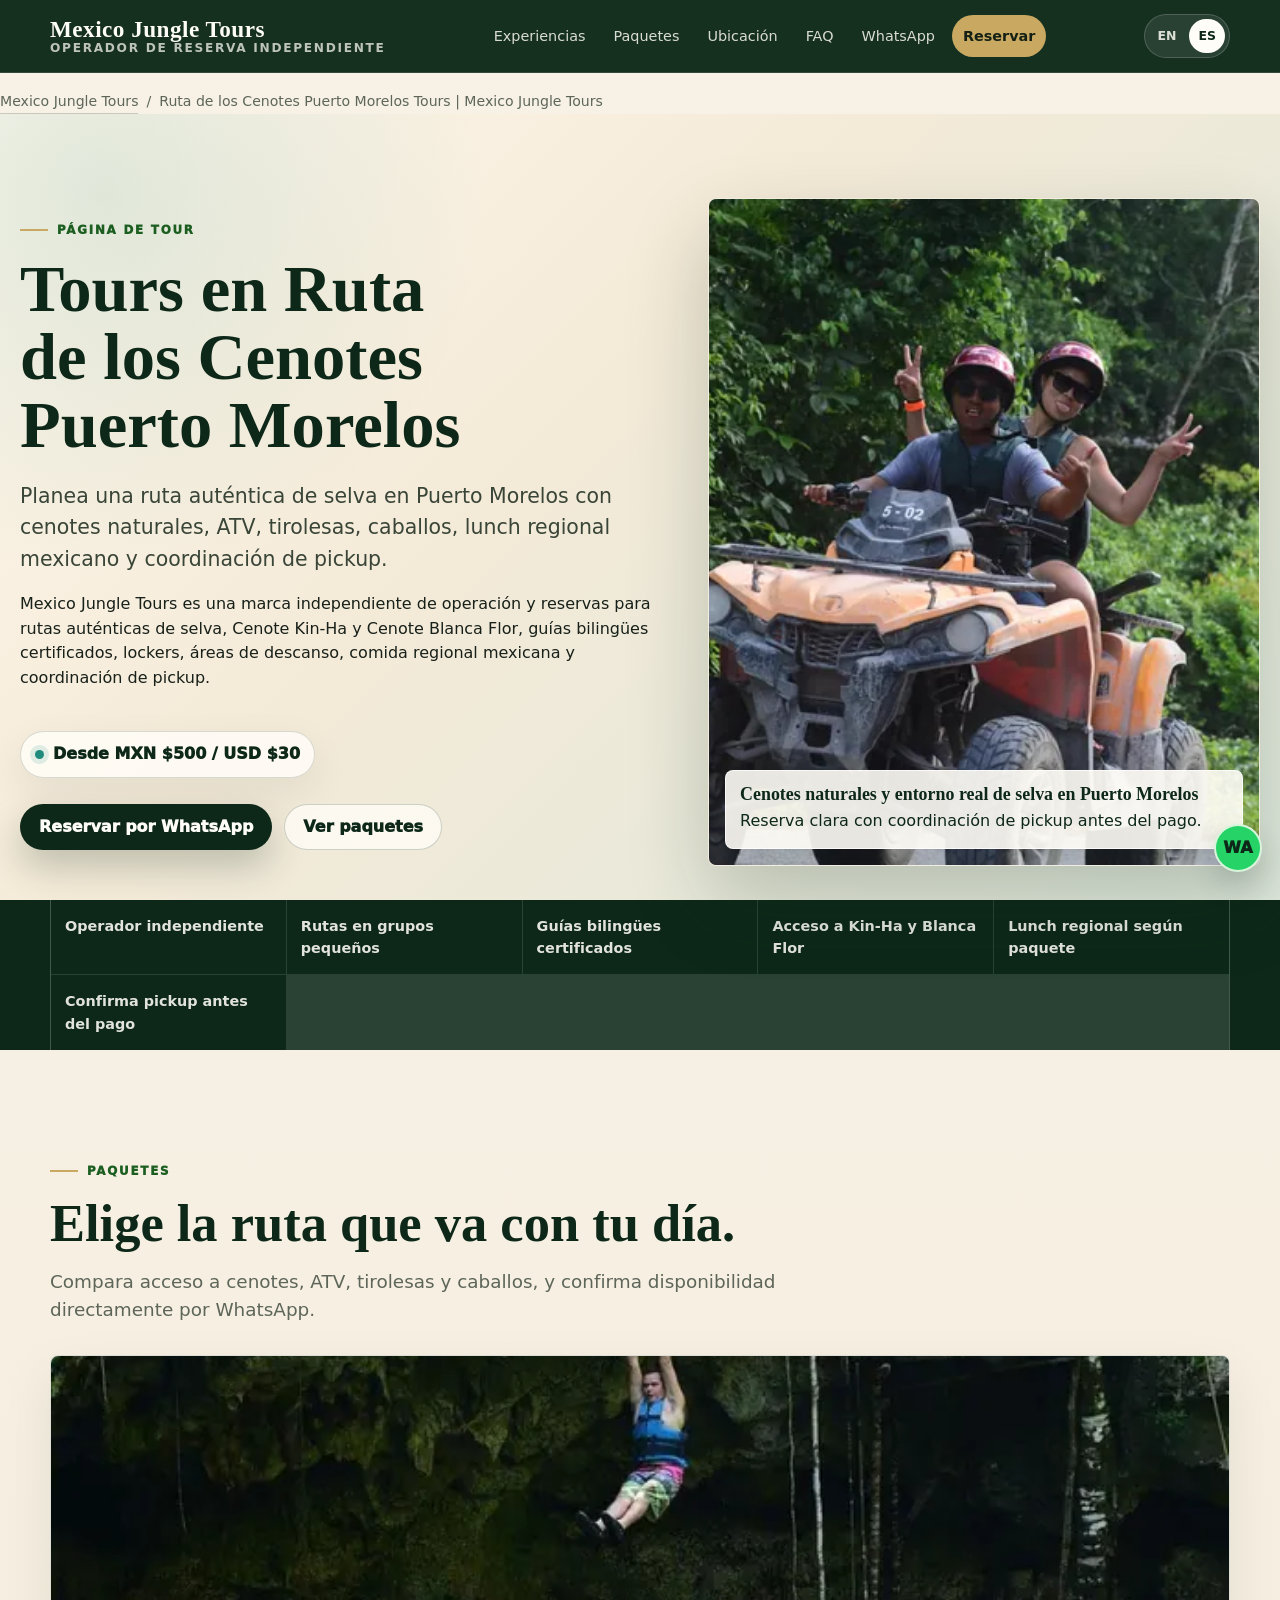
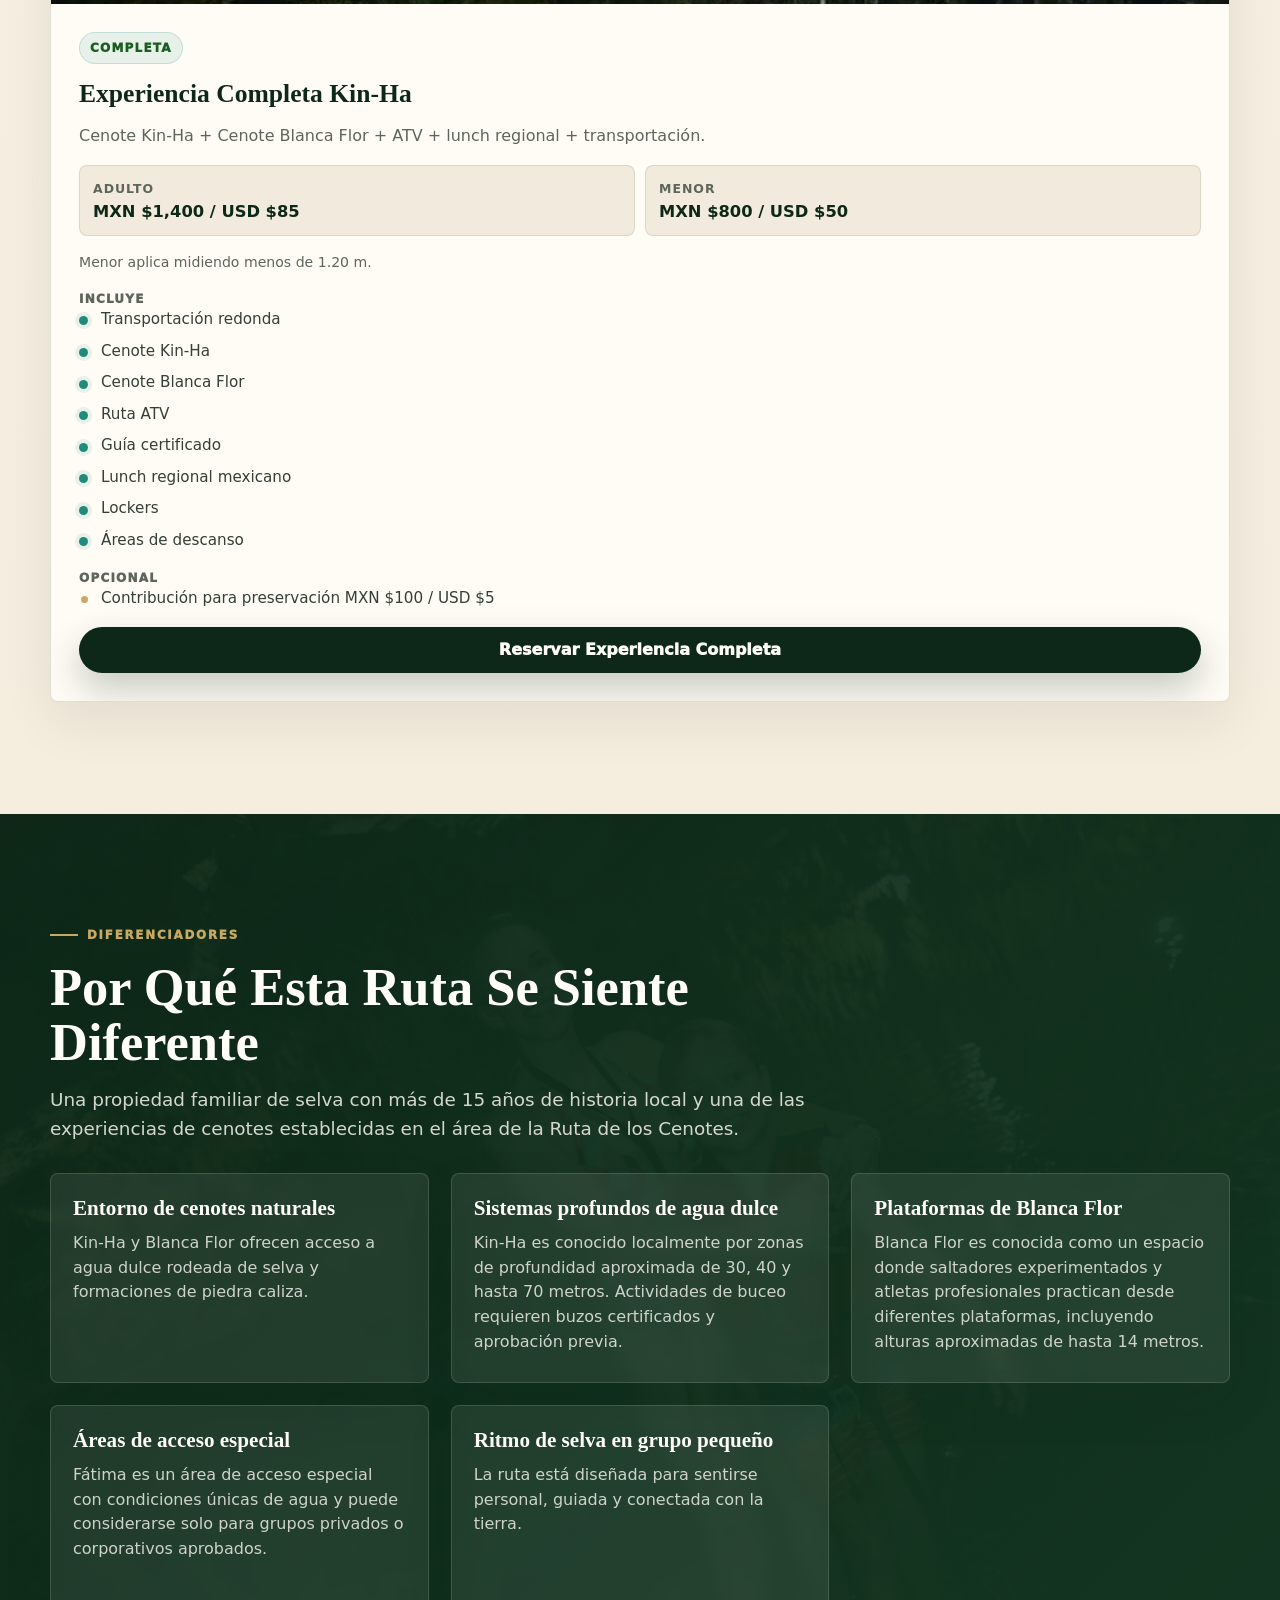
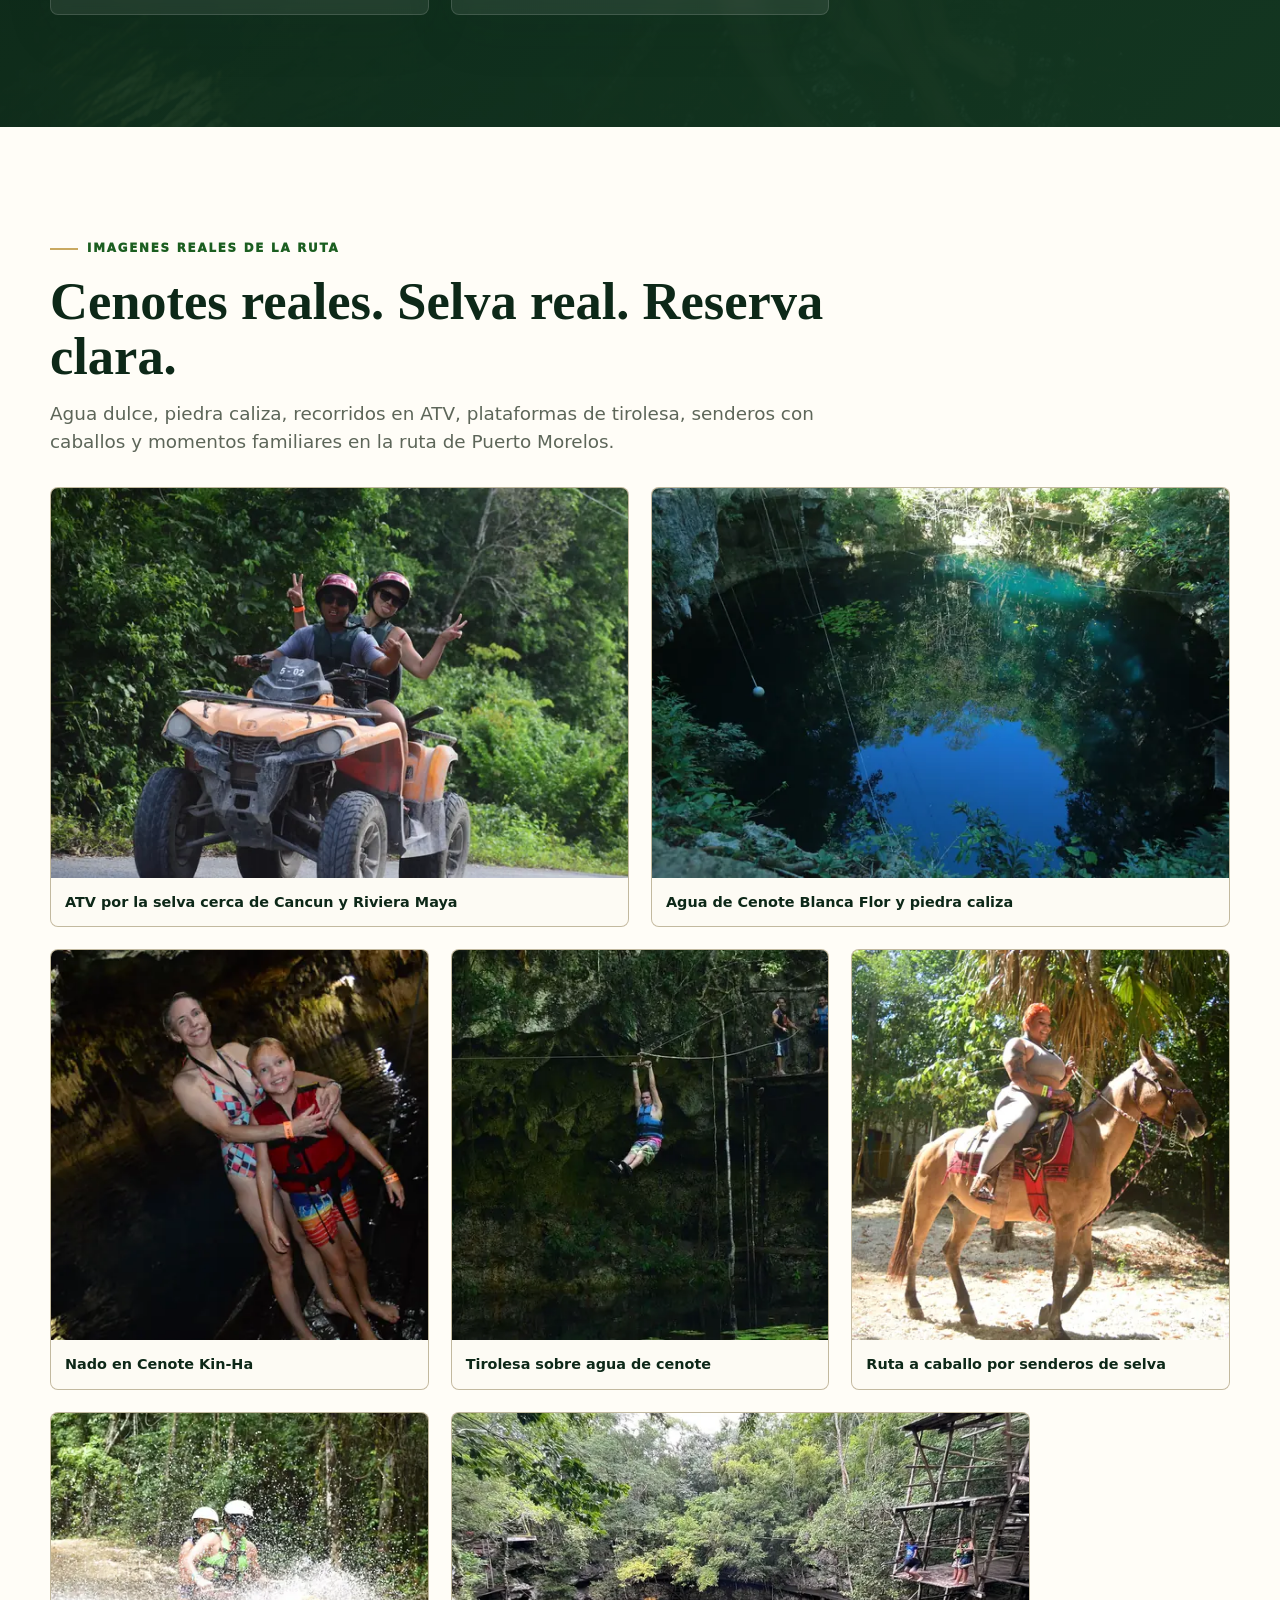
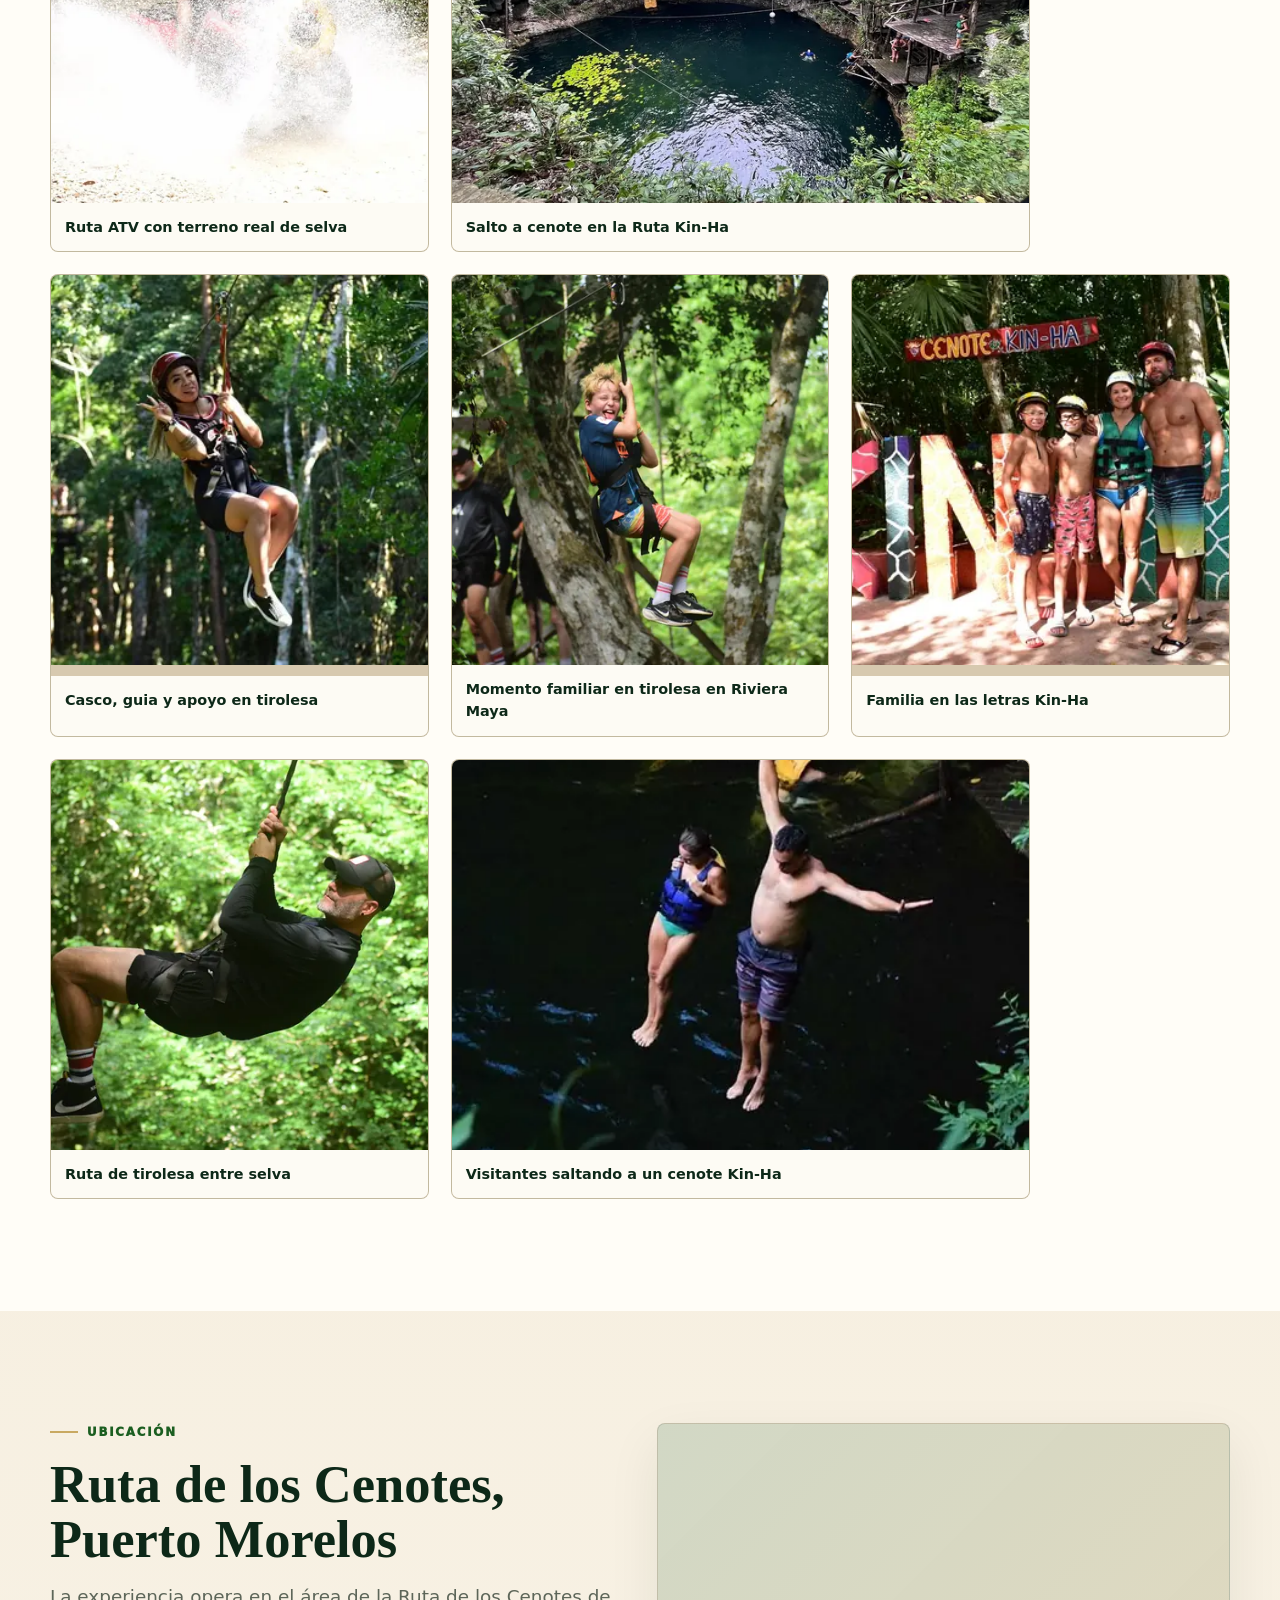
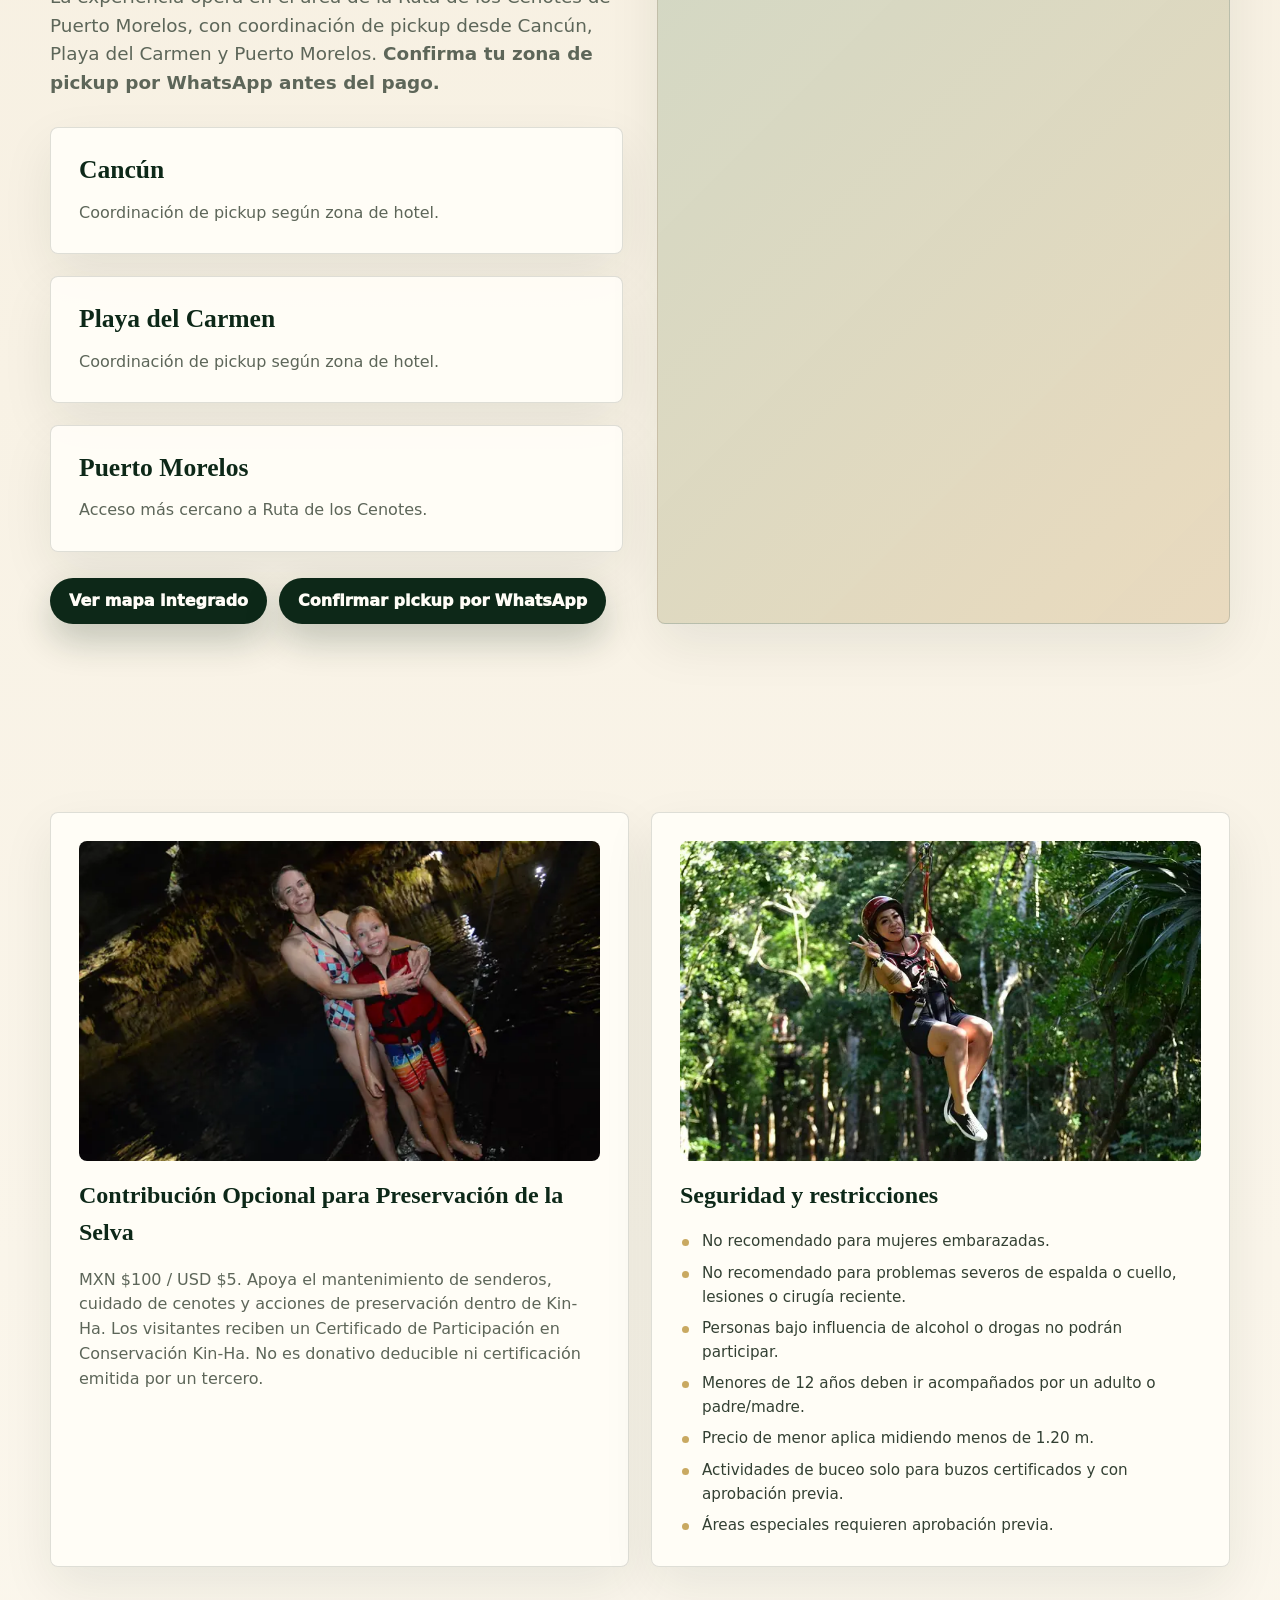
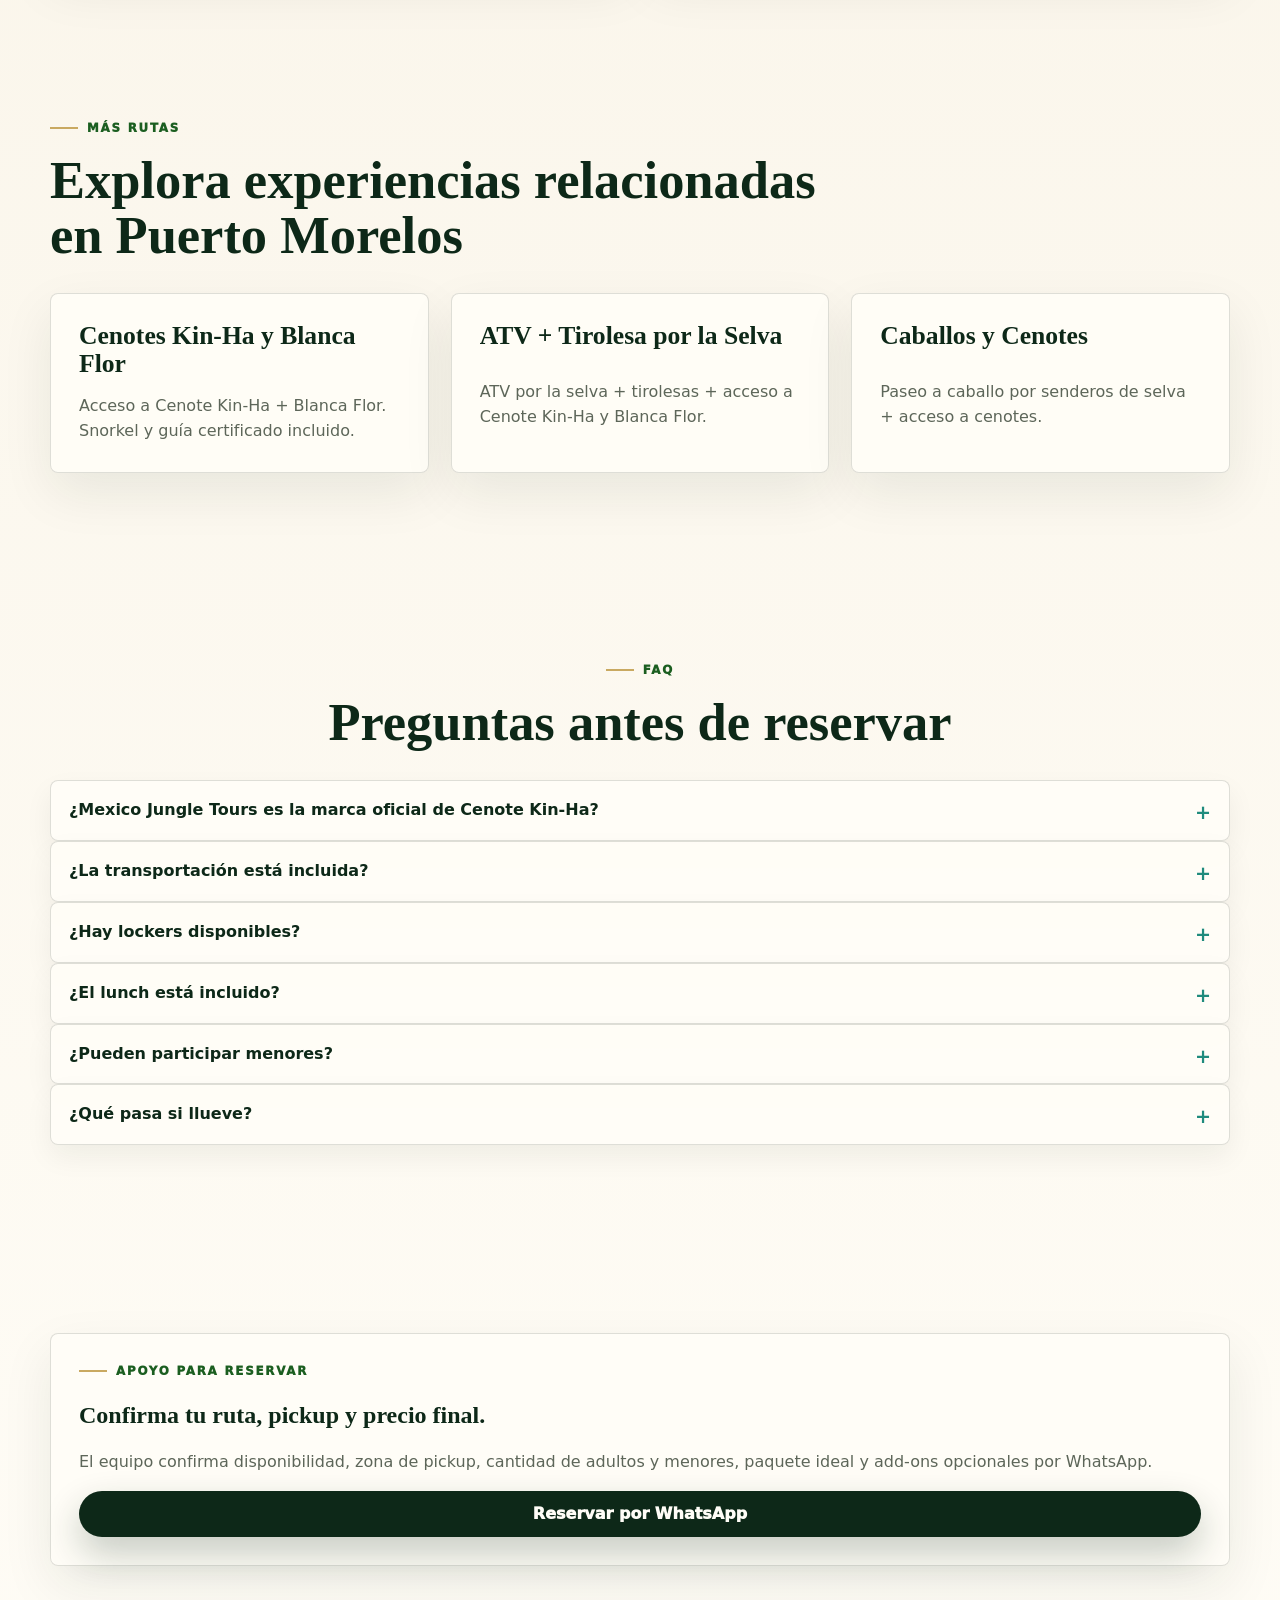
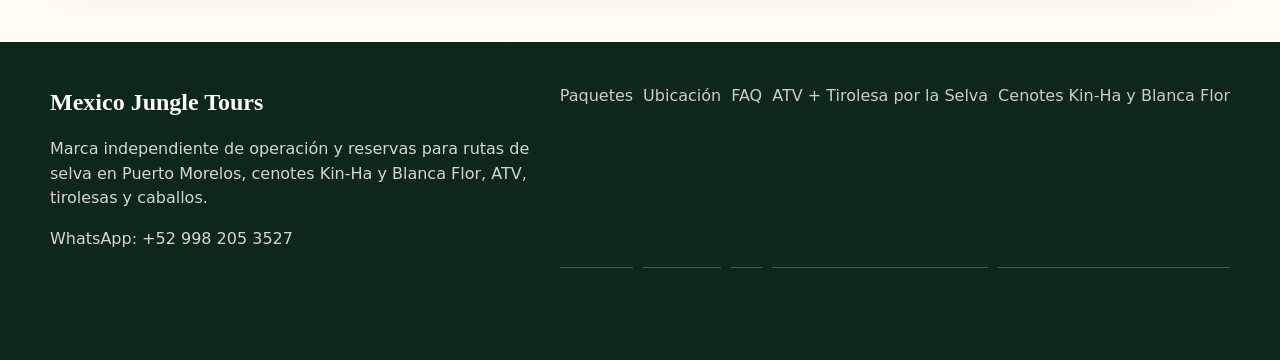
<file: es/ruta-de-los-cenotes-puerto-morelos/index.html>
<!doctype html>
<html lang="es-MX">
<head>
  <meta charset="utf-8">
  <meta name="viewport" content="width=device-width, initial-scale=1">
  <title>Ruta de los Cenotes Puerto Morelos Tours | Mexico Jungle Tours</title>
  <meta name="description" content="Explora tours en Ruta de los Cenotes Puerto Morelos con cenotes, ATV, tirolesas, caballos, lunch regional y coordinación de pickup.">
  <meta name="robots" content="index,follow">
  <link rel="canonical" href="https://mexicojungletours.com/es/ruta-de-los-cenotes-puerto-morelos/">
  <link rel="alternate" hreflang="en" href="https://mexicojungletours.com/en/ruta-de-los-cenotes-puerto-morelos/">
  <link rel="alternate" hreflang="es-MX" href="https://mexicojungletours.com/es/ruta-de-los-cenotes-puerto-morelos/">
  <link rel="alternate" hreflang="x-default" href="https://mexicojungletours.com/en/ruta-de-los-cenotes-puerto-morelos/">
  <meta property="og:title" content="Ruta de los Cenotes Puerto Morelos Tours | Mexico Jungle Tours">
  <meta property="og:description" content="Explora tours en Ruta de los Cenotes Puerto Morelos con cenotes, ATV, tirolesas, caballos, lunch regional y coordinación de pickup.">
  <meta property="og:type" content="website">
  <meta property="og:url" content="https://mexicojungletours.com/es/ruta-de-los-cenotes-puerto-morelos/">
  <meta property="og:image" content="https://mexicojungletours.com/assets/photos/hero-atv-adventure-riviera-maya-1800.webp">
  <meta name="twitter:card" content="summary_large_image">
  <meta name="twitter:title" content="Ruta de los Cenotes Puerto Morelos Tours | Mexico Jungle Tours">
  <meta name="twitter:description" content="Explora tours en Ruta de los Cenotes Puerto Morelos con cenotes, ATV, tirolesas, caballos, lunch regional y coordinación de pickup.">
  <meta name="twitter:image" content="https://mexicojungletours.com/assets/photos/hero-atv-adventure-riviera-maya-1800.webp">
  <link rel="stylesheet" href="/assets/site.css">
<script type="application/ld+json">{"@context":"https://schema.org","@graph":[{"@type":"Organization","@id":"https://mexicojungletours.com/#organization","name":"Mexico Jungle Tours","url":"https://mexicojungletours.com","telephone":"+52 998 205 3527","description":"Marca independiente de operación y reservas para rutas de selva en Puerto Morelos, cenotes Kin-Ha y Blanca Flor, ATV, tirolesas y caballos."},{"@type":"LocalBusiness","@id":"https://mexicojungletours.com/#localbusiness","name":"Mexico Jungle Tours","url":"https://mexicojungletours.com","telephone":"+52 998 205 3527","image":"https://mexicojungletours.com/assets/photos/hero-atv-adventure-riviera-maya-1800.webp","address":{"@type":"PostalAddress","addressLocality":"Puerto Morelos","addressRegion":"Quintana Roo","addressCountry":"MX"},"areaServed":["Cancun","Playa del Carmen","Puerto Morelos","Riviera Maya"],"description":"Mexico Jungle Tours es una marca independiente de operación y reservas para rutas auténticas de selva, Cenote Kin-Ha y Cenote Blanca Flor, guías bilingües certificados, lockers, áreas de descanso, comida regional mexicana y coordinación de pickup."},{"@type":"BreadcrumbList","@id":"https://mexicojungletours.com/es/ruta-de-los-cenotes-puerto-morelos/#breadcrumb","itemListElement":[{"@type":"ListItem","position":1,"name":"Mexico Jungle Tours","item":"https://mexicojungletours.com/es/"},{"@type":"ListItem","position":2,"name":"Ruta de los Cenotes Puerto Morelos Tours | Mexico Jungle Tours","item":"https://mexicojungletours.com/es/ruta-de-los-cenotes-puerto-morelos/"}]},{"@type":"FAQPage","@id":"https://mexicojungletours.com/es/ruta-de-los-cenotes-puerto-morelos/#faq","mainEntity":[{"@type":"Question","name":"¿Mexico Jungle Tours es la marca oficial de Cenote Kin-Ha?","acceptedAnswer":{"@type":"Answer","text":"No. Mexico Jungle Tours es una marca independiente de operación y reservas que ofrece acceso a rutas auténticas de selva y experiencias de cenotes, incluyendo acceso a Kin-Ha y Blanca Flor."}},{"@type":"Question","name":"¿La transportación está incluida?","acceptedAnswer":{"@type":"Answer","text":"La transportación está incluida en paquetes ATV, caballos y experiencia completa. Confirma tu zona de pickup antes del pago."}},{"@type":"Question","name":"¿Hay lockers disponibles?","acceptedAnswer":{"@type":"Answer","text":"Sí, hay lockers y áreas de descanso disponibles."}},{"@type":"Question","name":"¿El lunch está incluido?","acceptedAnswer":{"@type":"Answer","text":"Lunch regional mexicano o snacks están incluidos según el paquete."}},{"@type":"Question","name":"¿Pueden participar menores?","acceptedAnswer":{"@type":"Answer","text":"Los menores pueden participar en muchas actividades. Menores de 12 años deben ir acompañados por un adulto o padre/madre."}},{"@type":"Question","name":"¿Qué pasa si llueve?","acceptedAnswer":{"@type":"Answer","text":"La lluvia ligera puede ser parte de la ruta de selva. El equipo confirma clima, seguridad y cambios de horario antes de la actividad."}}]},{"@type":"TouristTrip","@id":"https://mexicojungletours.com/es/ruta-de-los-cenotes-puerto-morelos/#tour","name":"Experiencia Completa Kin-Ha","description":"Cenote Kin-Ha + Cenote Blanca Flor + ATV + lunch regional + transportación.","image":"https://mexicojungletours.com/assets/photos/zipline-over-cenote-water-kinha-1124.webp","touristType":["Adventure travelers","Families","Small groups"],"provider":{"@id":"https://mexicojungletours.com/#organization"},"offers":{"@type":"Offer","name":"Experiencia Completa Kin-Ha","priceCurrency":"MXN","price":"1400","url":"https://mexicojungletours.com/es/ruta-de-los-cenotes-puerto-morelos/","availability":"https://schema.org/InStock"}}]}</script>
</head>
<body>
<header class="site-header">
    <div class="header-inner">
      <a class="brand" href="/es/" aria-label="Mexico Jungle Tours">
        <strong>Mexico Jungle Tours</strong>
        <span>Operador de reserva independiente</span>
      </a>
      <nav class="desktop-nav" aria-label="Navegación principal">
        <a href="/es/#experiences">Experiencias</a>
        <a href="/es/#packages">Paquetes</a>
        <a href="/es/#location">Ubicación</a>
        <a href="/es/#faq">FAQ</a>
        <a class="js-wa" data-message-es="Hola, me interesa reservar una experiencia de cenotes y selva con Mexico Jungle Tours. ¿Me pueden confirmar disponibilidad, pickup y precios?" href="https://wa.me/529982053527" target="_blank" rel="noopener noreferrer">WhatsApp</a>
        <a class="nav-book js-wa" data-message-es="Hola, me interesa reservar una experiencia de cenotes y selva con Mexico Jungle Tours. ¿Me pueden confirmar disponibilidad, pickup y precios?" href="https://wa.me/529982053527" target="_blank" rel="noopener noreferrer">Reservar</a>
      </nav>
      <div class="language-links" aria-label="Language">
        <a class="lang-link " href="/en/ruta-de-los-cenotes-puerto-morelos/" hreflang="en">EN</a>
        <a class="lang-link is-active" href="/es/ruta-de-los-cenotes-puerto-morelos/" hreflang="es-MX">ES</a>
      </div>
    </div>
    <nav class="mobile-nav" aria-label="Navegación móvil">
      <a href="/es/#experiences">Experiencias</a>
      <a href="/es/#packages">Paquetes</a>
      <a href="/es/#location">Ubicación</a>
      <a href="/es/#faq">FAQ</a>
      <a class="js-wa" data-message-es="Hola, me interesa reservar una experiencia de cenotes y selva con Mexico Jungle Tours. ¿Me pueden confirmar disponibilidad, pickup y precios?" href="https://wa.me/529982053527" target="_blank" rel="noopener noreferrer">WhatsApp</a>
    </nav>
  </header>
<nav class="container breadcrumb" aria-label="Ruta de navegacion"><a href="/es/">Mexico Jungle Tours</a><span aria-hidden="true">/</span><span aria-current="page">Ruta de los Cenotes Puerto Morelos Tours | Mexico Jungle Tours</span></nav>
<main>
<section class="hero">
    <div class="hero-grid">
      <div class="hero-copy">
        <span class="eyebrow">Página de tour</span>
        <h1>Tours en Ruta de los Cenotes Puerto Morelos</h1>
        <p class="subhead">Planea una ruta auténtica de selva en Puerto Morelos con cenotes naturales, ATV, tirolesas, caballos, lunch regional mexicano y coordinación de pickup.</p>
        <p>Mexico Jungle Tours es una marca independiente de operación y reservas para rutas auténticas de selva, Cenote Kin-Ha y Cenote Blanca Flor, guías bilingües certificados, lockers, áreas de descanso, comida regional mexicana y coordinación de pickup.</p>
        <div class="price-cue">Desde MXN $500 / USD $30</div>
        <div class="hero-actions">
          <a class="btn btn-primary js-wa" data-message-es="Hola, me interesa reservar Experiencia Completa Kin-Ha. ¿Me pueden confirmar disponibilidad, pickup y precio final?" href="https://wa.me/529982053527" target="_blank" rel="noopener noreferrer">Reservar por WhatsApp</a>
          <a class="btn btn-secondary" href="#packages">Ver paquetes</a>
        </div>
      </div>
      <div class="hero-media">
        <img src="/assets/photos/hero-atv-adventure-riviera-maya-1800.webp" srcset="/assets/photos/hero-atv-adventure-riviera-maya-640.webp 640w, /assets/photos/hero-atv-adventure-riviera-maya-960.webp 960w, /assets/photos/hero-atv-adventure-riviera-maya-1400.webp 1400w, /assets/photos/hero-atv-adventure-riviera-maya-1800.webp 1800w" sizes="(max-width: 979px) calc(100vw - 32px), 48vw" width="1800" height="1200" alt="Visitantes con casco en ATV por la selva de Puerto Morelos cerca de Cancun" fetchpriority="high" loading="eager" decoding="async">
        <div class="hero-note"><strong>Cenotes naturales y entorno real de selva en Puerto Morelos</strong><span>Reserva clara con coordinación de pickup antes del pago.</span></div>
      </div>
    </div>
  </section>
      <section class="value-strip"><div class="container"><div class="value-grid"><span>Operador independiente</span><span>Rutas en grupos pequeños</span><span>Guías bilingües certificados</span><span>Acceso a Kin-Ha y Blanca Flor</span><span>Lunch regional según paquete</span><span>Confirma pickup antes del pago</span></div></div></section>
      <section class="section" id="packages">
    <div class="container">
      <div class="section-head">
        <span class="eyebrow">Paquetes</span>
        <h2>Elige la ruta que va con tu día.</h2>
        <p>Compara acceso a cenotes, ATV, tirolesas y caballos, y confirma disponibilidad directamente por WhatsApp.</p>
      </div>

      <div class="packages-grid"><article class="package-card" data-route="signature">
    <a class="package-image" href="/es/ruta-de-los-cenotes-puerto-morelos/"><img src="/assets/photos/zipline-over-cenote-water-kinha-1124.webp" srcset="/assets/photos/zipline-over-cenote-water-kinha-640.webp 640w, /assets/photos/zipline-over-cenote-water-kinha-960.webp 960w, /assets/photos/zipline-over-cenote-water-kinha-1124.webp 1124w" sizes="(max-width: 720px) 100vw, (max-width: 1180px) 50vw, 380px" width="1124" height="750" alt="Tirolesa sobre agua de cenote en la ruta de selva Kin-Ha" loading="lazy" decoding="async"></a>
    <div class="package-body">
      <span class="package-kicker">Completa</span>
      <h3><a href="/es/ruta-de-los-cenotes-puerto-morelos/">Experiencia Completa Kin-Ha</a></h3>
      <p>Cenote Kin-Ha + Cenote Blanca Flor + ATV + lunch regional + transportación.</p>

      <div class="price-grid">
        <div class="price-cell"><span>Adulto</span><strong>MXN $1,400 / USD $85</strong></div>
        <div class="price-cell"><span>Menor</span><strong>MXN $800 / USD $50</strong></div>
      </div>
      <p class="note">Menor aplica midiendo menos de 1.20 m.</p>
      <div><p class="mini-label">Incluye</p><ul class="check-list"><li>Transportación redonda</li><li>Cenote Kin-Ha</li><li>Cenote Blanca Flor</li><li>Ruta ATV</li><li>Guía certificado</li><li>Lunch regional mexicano</li><li>Lockers</li><li>Áreas de descanso</li></ul></div>
      <div><p class="mini-label">Opcional</p><ul class="plain-list"><li>Contribución para preservación MXN $100 / USD $5</li></ul></div>
      <a class="btn btn-primary js-wa" data-message-es="Hola, me interesa reservar Experiencia Completa Kin-Ha. ¿Me pueden confirmar disponibilidad, pickup y precio final?" href="https://wa.me/529982053527" target="_blank" rel="noopener noreferrer">Reservar Experiencia Completa</a>
    </div>
  </article></div>
    </div>
  </section>
      <section class="section contrast" id="experiences">
    <div class="container">
      <div class="section-head">
        <span class="eyebrow">Diferenciadores</span>
        <h2>Por Qué Esta Ruta Se Siente Diferente</h2>
        <p>Una propiedad familiar de selva con más de 15 años de historia local y una de las experiencias de cenotes establecidas en el área de la Ruta de los Cenotes.</p>
      </div>
      <div class="diff-grid"><article class="diff-card"><h3>Entorno de cenotes naturales</h3><p>Kin-Ha y Blanca Flor ofrecen acceso a agua dulce rodeada de selva y formaciones de piedra caliza.</p></article><article class="diff-card"><h3>Sistemas profundos de agua dulce</h3><p>Kin-Ha es conocido localmente por zonas de profundidad aproximada de 30, 40 y hasta 70 metros. Actividades de buceo requieren buzos certificados y aprobación previa.</p></article><article class="diff-card"><h3>Plataformas de Blanca Flor</h3><p>Blanca Flor es conocida como un espacio donde saltadores experimentados y atletas profesionales practican desde diferentes plataformas, incluyendo alturas aproximadas de hasta 14 metros.</p></article><article class="diff-card"><h3>Áreas de acceso especial</h3><p>Fátima es un área de acceso especial con condiciones únicas de agua y puede considerarse solo para grupos privados o corporativos aprobados.</p></article><article class="diff-card"><h3>Ritmo de selva en grupo pequeño</h3><p>La ruta está diseñada para sentirse personal, guiada y conectada con la tierra.</p></article></div>
    </div>
  </section>
      <section class="section visual-band">
    <div class="container">
      <div class="section-head">
        <span class="eyebrow">Imagenes reales de la ruta</span>
        <h2>Cenotes reales. Selva real. Reserva clara.</h2>
        <p>Agua dulce, piedra caliza, recorridos en ATV, plataformas de tirolesa, senderos con caballos y momentos familiares en la ruta de Puerto Morelos.</p>
      </div>
      <div class="gallery"><figure><img src="/assets/photos/hero-atv-adventure-riviera-maya-1800.webp" srcset="/assets/photos/hero-atv-adventure-riviera-maya-640.webp 640w, /assets/photos/hero-atv-adventure-riviera-maya-960.webp 960w, /assets/photos/hero-atv-adventure-riviera-maya-1400.webp 1400w, /assets/photos/hero-atv-adventure-riviera-maya-1800.webp 1800w" sizes="(max-width: 720px) 100vw, (max-width: 1180px) 50vw, 380px" width="1800" height="1200" alt="Visitantes con casco en ATV por la selva de Puerto Morelos" loading="lazy" decoding="async"><figcaption>ATV por la selva cerca de Cancun y Riviera Maya</figcaption></figure><figure><img src="/assets/photos/cenote-blanca-flor-puerto-morelos-1800.webp" srcset="/assets/photos/cenote-blanca-flor-puerto-morelos-640.webp 640w, /assets/photos/cenote-blanca-flor-puerto-morelos-960.webp 960w, /assets/photos/cenote-blanca-flor-puerto-morelos-1400.webp 1400w, /assets/photos/cenote-blanca-flor-puerto-morelos-1800.webp 1800w" sizes="(max-width: 720px) 100vw, (max-width: 1180px) 50vw, 380px" width="1800" height="1200" alt="Experiencia en Cenote Blanca Flor cerca de Cancun y Puerto Morelos" loading="lazy" decoding="async"><figcaption>Agua de Cenote Blanca Flor y piedra caliza</figcaption></figure><figure><img src="/assets/photos/cenote-kinha-ruta-de-los-cenotes-1800.webp" srcset="/assets/photos/cenote-kinha-ruta-de-los-cenotes-640.webp 640w, /assets/photos/cenote-kinha-ruta-de-los-cenotes-960.webp 960w, /assets/photos/cenote-kinha-ruta-de-los-cenotes-1400.webp 1400w, /assets/photos/cenote-kinha-ruta-de-los-cenotes-1800.webp 1800w" sizes="(max-width: 720px) 100vw, (max-width: 1180px) 50vw, 380px" width="1800" height="1197" alt="Visitantes nadando en Cenote Kin-Ha cerca de Puerto Morelos" loading="lazy" decoding="async"><figcaption>Nado en Cenote Kin-Ha</figcaption></figure><figure><img src="/assets/photos/zipline-over-cenote-water-kinha-1124.webp" srcset="/assets/photos/zipline-over-cenote-water-kinha-640.webp 640w, /assets/photos/zipline-over-cenote-water-kinha-960.webp 960w, /assets/photos/zipline-over-cenote-water-kinha-1124.webp 1124w" sizes="(max-width: 720px) 100vw, (max-width: 1180px) 50vw, 380px" width="1124" height="750" alt="Aventura de tirolesa en Kin-Ha sobre agua de cenote" loading="lazy" decoding="async"><figcaption>Tirolesa sobre agua de cenote</figcaption></figure><figure><img src="/assets/photos/horseback-riding-puerto-morelos-jungle-trail-1800.webp" srcset="/assets/photos/horseback-riding-puerto-morelos-jungle-trail-640.webp 640w, /assets/photos/horseback-riding-puerto-morelos-jungle-trail-960.webp 960w, /assets/photos/horseback-riding-puerto-morelos-jungle-trail-1400.webp 1400w, /assets/photos/horseback-riding-puerto-morelos-jungle-trail-1800.webp 1800w" sizes="(max-width: 720px) 100vw, (max-width: 1180px) 50vw, 380px" width="1800" height="1197" alt="Paseo a caballo por la selva de Puerto Morelos" loading="lazy" decoding="async"><figcaption>Ruta a caballo por senderos de selva</figcaption></figure><figure><img src="/assets/photos/atv-jungle-tour-cancun-riviera-maya-1400.webp" srcset="/assets/photos/atv-jungle-tour-cancun-riviera-maya-640.webp 640w, /assets/photos/atv-jungle-tour-cancun-riviera-maya-960.webp 960w, /assets/photos/atv-jungle-tour-cancun-riviera-maya-1400.webp 1400w" sizes="(max-width: 720px) 100vw, (max-width: 1180px) 50vw, 380px" width="1400" height="933" alt="Personas en ATV cruzando agua en la ruta de selva Kin-Ha cerca de Puerto Morelos" loading="lazy" decoding="async"><figcaption>Ruta ATV con terreno real de selva</figcaption></figure><figure><img src="/assets/photos/kinha-cenote-jumping-puerto-morelos-1400.webp" srcset="/assets/photos/kinha-cenote-jumping-puerto-morelos-640.webp 640w, /assets/photos/kinha-cenote-jumping-puerto-morelos-960.webp 960w, /assets/photos/kinha-cenote-jumping-puerto-morelos-1400.webp 1400w" sizes="(max-width: 720px) 100vw, (max-width: 1180px) 50vw, 380px" width="1400" height="1050" alt="Visitante saltando a un cenote Kin-Ha en Puerto Morelos" loading="lazy" decoding="async"><figcaption>Salto a cenote en la Ruta Kin-Ha</figcaption></figure><figure><img src="/assets/photos/guided-zipline-helmet-kinha-safety-720.webp" srcset="/assets/photos/guided-zipline-helmet-kinha-safety-480.webp 480w, /assets/photos/guided-zipline-helmet-kinha-safety-720.webp 720w" sizes="(max-width: 720px) 100vw, (max-width: 1180px) 50vw, 380px" width="720" height="480" alt="Visitante con casco y apoyo de guia en la ruta de tirolesa Kin-Ha" loading="lazy" decoding="async"><figcaption>Casco, guia y apoyo en tirolesa</figcaption></figure><figure><img src="/assets/photos/family-zipline-jungle-riviera-maya-1800.webp" srcset="/assets/photos/family-zipline-jungle-riviera-maya-640.webp 640w, /assets/photos/family-zipline-jungle-riviera-maya-960.webp 960w, /assets/photos/family-zipline-jungle-riviera-maya-1400.webp 1400w, /assets/photos/family-zipline-jungle-riviera-maya-1800.webp 1800w" sizes="(max-width: 720px) 100vw, (max-width: 1180px) 50vw, 380px" width="1800" height="1200" alt="Momento familiar en tirolesa en la selva de Riviera Maya cerca de Puerto Morelos" loading="lazy" decoding="async"><figcaption>Momento familiar en tirolesa en Riviera Maya</figcaption></figure><figure><img src="/assets/photos/family-kinha-sign-ruta-de-los-cenotes-720.webp" srcset="/assets/photos/family-kinha-sign-ruta-de-los-cenotes-480.webp 480w, /assets/photos/family-kinha-sign-ruta-de-los-cenotes-720.webp 720w" sizes="(max-width: 720px) 100vw, (max-width: 1180px) 50vw, 380px" width="720" height="480" alt="Familia en las letras Kin-Ha en Ruta de los Cenotes" loading="lazy" decoding="async"><figcaption>Familia en las letras Kin-Ha</figcaption></figure><figure><img src="/assets/photos/zip-line-adventure-kinha-jungle-1800.webp" srcset="/assets/photos/zip-line-adventure-kinha-jungle-640.webp 640w, /assets/photos/zip-line-adventure-kinha-jungle-960.webp 960w, /assets/photos/zip-line-adventure-kinha-jungle-1400.webp 1400w, /assets/photos/zip-line-adventure-kinha-jungle-1800.webp 1800w" sizes="(max-width: 720px) 100vw, (max-width: 1180px) 50vw, 380px" width="1800" height="1200" alt="Ruta de tirolesa por la selva Kin-Ha cerca de Puerto Morelos" loading="lazy" decoding="async"><figcaption>Ruta de tirolesa entre selva</figcaption></figure><figure><img src="/assets/photos/kinha-couple-jumping-cenote-puerto-morelos-640.webp" srcset="/assets/photos/kinha-couple-jumping-cenote-puerto-morelos-480.webp 480w, /assets/photos/kinha-couple-jumping-cenote-puerto-morelos-640.webp 640w" sizes="(max-width: 720px) 100vw, (max-width: 1180px) 50vw, 380px" width="640" height="960" alt="Visitantes saltando a un cenote Kin-Ha cerca de Puerto Morelos" loading="lazy" decoding="async"><figcaption>Visitantes saltando a un cenote Kin-Ha</figcaption></figure></div>
    </div>
  </section>
      <section class="section" id="location">
    <div class="container">
      <div class="map-layout">
        <div>
          <div class="section-head">
            <span class="eyebrow">Ubicación</span>
            <h2>Ruta de los Cenotes, Puerto Morelos</h2>
            <p>La experiencia opera en el área de la Ruta de los Cenotes de Puerto Morelos, con coordinación de pickup desde Cancún, Playa del Carmen y Puerto Morelos. <strong>Confirma tu zona de pickup por WhatsApp antes del pago.</strong></p>
          </div>
          <div class="location-grid">
            <article class="location-card"><h3>Cancún</h3><p>Coordinación de pickup según zona de hotel.</p></article>
            <article class="location-card"><h3>Playa del Carmen</h3><p>Coordinación de pickup según zona de hotel.</p></article>
            <article class="location-card"><h3>Puerto Morelos</h3><p>Acceso más cercano a Ruta de los Cenotes.</p></article>
          </div>
          <div class="button-row">
            <button class="btn btn-primary" type="button" id="load-map">Ver mapa integrado</button>
            <a class="btn btn-primary js-wa" data-message-es="Hola, me interesa una experiencia con Mexico Jungle Tours. ¿Me pueden confirmar la zona de pickup antes del pago?" href="https://wa.me/529982053527" target="_blank" rel="noopener noreferrer">Confirmar pickup por WhatsApp</a>
          </div>
        </div>
        <div class="map-card" id="map-card" data-map-loaded="false">
          <div class="map-intro">
            <strong>El mapa integrado carga solo cuando se necesita</strong>
            <p>Esto mantiene el sitio rápido y la ruta fácil de planear.</p>
            <button class="btn btn-primary" type="button" data-map-trigger>Ver mapa integrado</button>
          </div>
        </div>
      </div>
    </div>
  </section>
      <section class="section-tight">
    <div class="container">
      <div class="info-grid">
        <article class="info-card media-card">
          <figure><img src="/assets/photos/cenote-kinha-ruta-de-los-cenotes-1800.webp" srcset="/assets/photos/cenote-kinha-ruta-de-los-cenotes-640.webp 640w, /assets/photos/cenote-kinha-ruta-de-los-cenotes-960.webp 960w, /assets/photos/cenote-kinha-ruta-de-los-cenotes-1400.webp 1400w, /assets/photos/cenote-kinha-ruta-de-los-cenotes-1800.webp 1800w" sizes="(max-width: 720px) 100vw, 560px" width="1800" height="1197" alt="Entorno natural de selva y cenote en Kin-Ha cerca de Puerto Morelos" loading="lazy" decoding="async"></figure>
          <h2>Contribución Opcional para Preservación de la Selva</h2>
          <p>MXN $100 / USD $5. Apoya el mantenimiento de senderos, cuidado de cenotes y acciones de preservación dentro de Kin-Ha. Los visitantes reciben un Certificado de Participación en Conservación Kin-Ha. No es donativo deducible ni certificación emitida por un tercero.</p>
        </article>
        <article class="info-card media-card">
          <figure><img src="/assets/photos/guided-zipline-helmet-kinha-safety-720.webp" srcset="/assets/photos/guided-zipline-helmet-kinha-safety-480.webp 480w, /assets/photos/guided-zipline-helmet-kinha-safety-720.webp 720w" sizes="(max-width: 720px) 100vw, 560px" width="720" height="480" alt="Visitante con casco y apoyo de guia en la ruta Kin-Ha" loading="lazy" decoding="async"></figure>
          <h2>Seguridad y restricciones</h2>
          <ul class="plain-list"><li>No recomendado para mujeres embarazadas.</li><li>No recomendado para problemas severos de espalda o cuello, lesiones o cirugía reciente.</li><li>Personas bajo influencia de alcohol o drogas no podrán participar.</li><li>Menores de 12 años deben ir acompañados por un adulto o padre/madre.</li><li>Precio de menor aplica midiendo menos de 1.20 m.</li><li>Actividades de buceo solo para buzos certificados y con aprobación previa.</li><li>Áreas especiales requieren aprobación previa.</li></ul>
        </article>
      </div>
    </div>
  </section>
      <section class="section-tight"><div class="container"><div class="section-head"><span class="eyebrow">Más rutas</span><h2>Explora experiencias relacionadas en Puerto Morelos</h2></div><div class="landing-grid"><article class="landing-card"><h3><a href="/es/cenotes-puerto-morelos/">Cenotes Kin-Ha y Blanca Flor</a></h3><p>Acceso a Cenote Kin-Ha + Blanca Flor. Snorkel y guía certificado incluido.</p></article><article class="landing-card"><h3><a href="/es/tour-atv-tirolesa-cenotes-cancun/">ATV + Tirolesa por la Selva</a></h3><p>ATV por la selva + tirolesas + acceso a Cenote Kin-Ha y Blanca Flor.</p></article><article class="landing-card"><h3><a href="/es/caballos-y-cenotes-puerto-morelos/">Caballos y Cenotes</a></h3><p>Paseo a caballo por senderos de selva + acceso a cenotes.</p></article></div></div></section>
      <section class="section" id="faq">
    <div class="container">
      <div class="section-head center"><span class="eyebrow">FAQ</span><h2>Preguntas antes de reservar</h2></div>
      <div class="faq-list"><details><summary>¿Mexico Jungle Tours es la marca oficial de Cenote Kin-Ha?</summary><p>No. Mexico Jungle Tours es una marca independiente de operación y reservas que ofrece acceso a rutas auténticas de selva y experiencias de cenotes, incluyendo acceso a Kin-Ha y Blanca Flor.</p></details><details><summary>¿La transportación está incluida?</summary><p>La transportación está incluida en paquetes ATV, caballos y experiencia completa. Confirma tu zona de pickup antes del pago.</p></details><details><summary>¿Hay lockers disponibles?</summary><p>Sí, hay lockers y áreas de descanso disponibles.</p></details><details><summary>¿El lunch está incluido?</summary><p>Lunch regional mexicano o snacks están incluidos según el paquete.</p></details><details><summary>¿Pueden participar menores?</summary><p>Los menores pueden participar en muchas actividades. Menores de 12 años deben ir acompañados por un adulto o padre/madre.</p></details><details><summary>¿Qué pasa si llueve?</summary><p>La lluvia ligera puede ser parte de la ruta de selva. El equipo confirma clima, seguridad y cambios de horario antes de la actividad.</p></details></div>
    </div>
  </section>
      <section class="section-tight">
    <div class="container">
      <div class="booking-card">
        <span class="eyebrow">Apoyo para reservar</span>
        <h2>Confirma tu ruta, pickup y precio final.</h2>
        <p>El equipo confirma disponibilidad, zona de pickup, cantidad de adultos y menores, paquete ideal y add-ons opcionales por WhatsApp.</p>
        <a class="btn btn-primary js-wa" data-message-es="Hola, me interesa reservar una experiencia de cenotes y selva con Mexico Jungle Tours. ¿Me pueden confirmar disponibilidad, pickup y precios?" href="https://wa.me/529982053527" target="_blank" rel="noopener noreferrer">Reservar por WhatsApp</a>
      </div>
    </div>
  </section>
</main>
<footer class="site-footer">
    <div class="container footer-grid">
      <div>
        <strong>Mexico Jungle Tours</strong>
        <p>Marca independiente de operación y reservas para rutas de selva en Puerto Morelos, cenotes Kin-Ha y Blanca Flor, ATV, tirolesas y caballos.</p>
        <p>WhatsApp: +52 998 205 3527</p>
      </div>
      <div class="footer-links">
        <a href="/es/#packages">Paquetes</a>
        <a href="/es/#location">Ubicación</a>
        <a href="/es/#faq">FAQ</a>
        <a href="/es/tour-atv-tirolesa-cenotes-cancun/">ATV + Tirolesa por la Selva</a>
        <a href="/es/cenotes-puerto-morelos/">Cenotes Kin-Ha y Blanca Flor</a>
      </div>
    </div>
  </footer>
  <a class="floating-wa js-wa" data-message-es="Hola, me interesa reservar una experiencia de cenotes y selva con Mexico Jungle Tours. ¿Me pueden confirmar disponibilidad, pickup y precios?" href="https://wa.me/529982053527" target="_blank" rel="noopener noreferrer" aria-label="WhatsApp">WA</a>
  <div class="mobile-booking-bar" role="navigation" aria-label="Accesos rápidos de reserva">
    <a class="btn btn-primary js-wa" data-message-es="Hola, me interesa reservar una experiencia de cenotes y selva con Mexico Jungle Tours. ¿Me pueden confirmar disponibilidad, pickup y precios?" href="https://wa.me/529982053527" target="_blank" rel="noopener noreferrer">WhatsApp</a>
    <a class="btn btn-secondary" href="/es/#packages">Paquetes</a>
  </div>
<script src="/assets/site.js" defer></script>
</body>
</html>
</file>
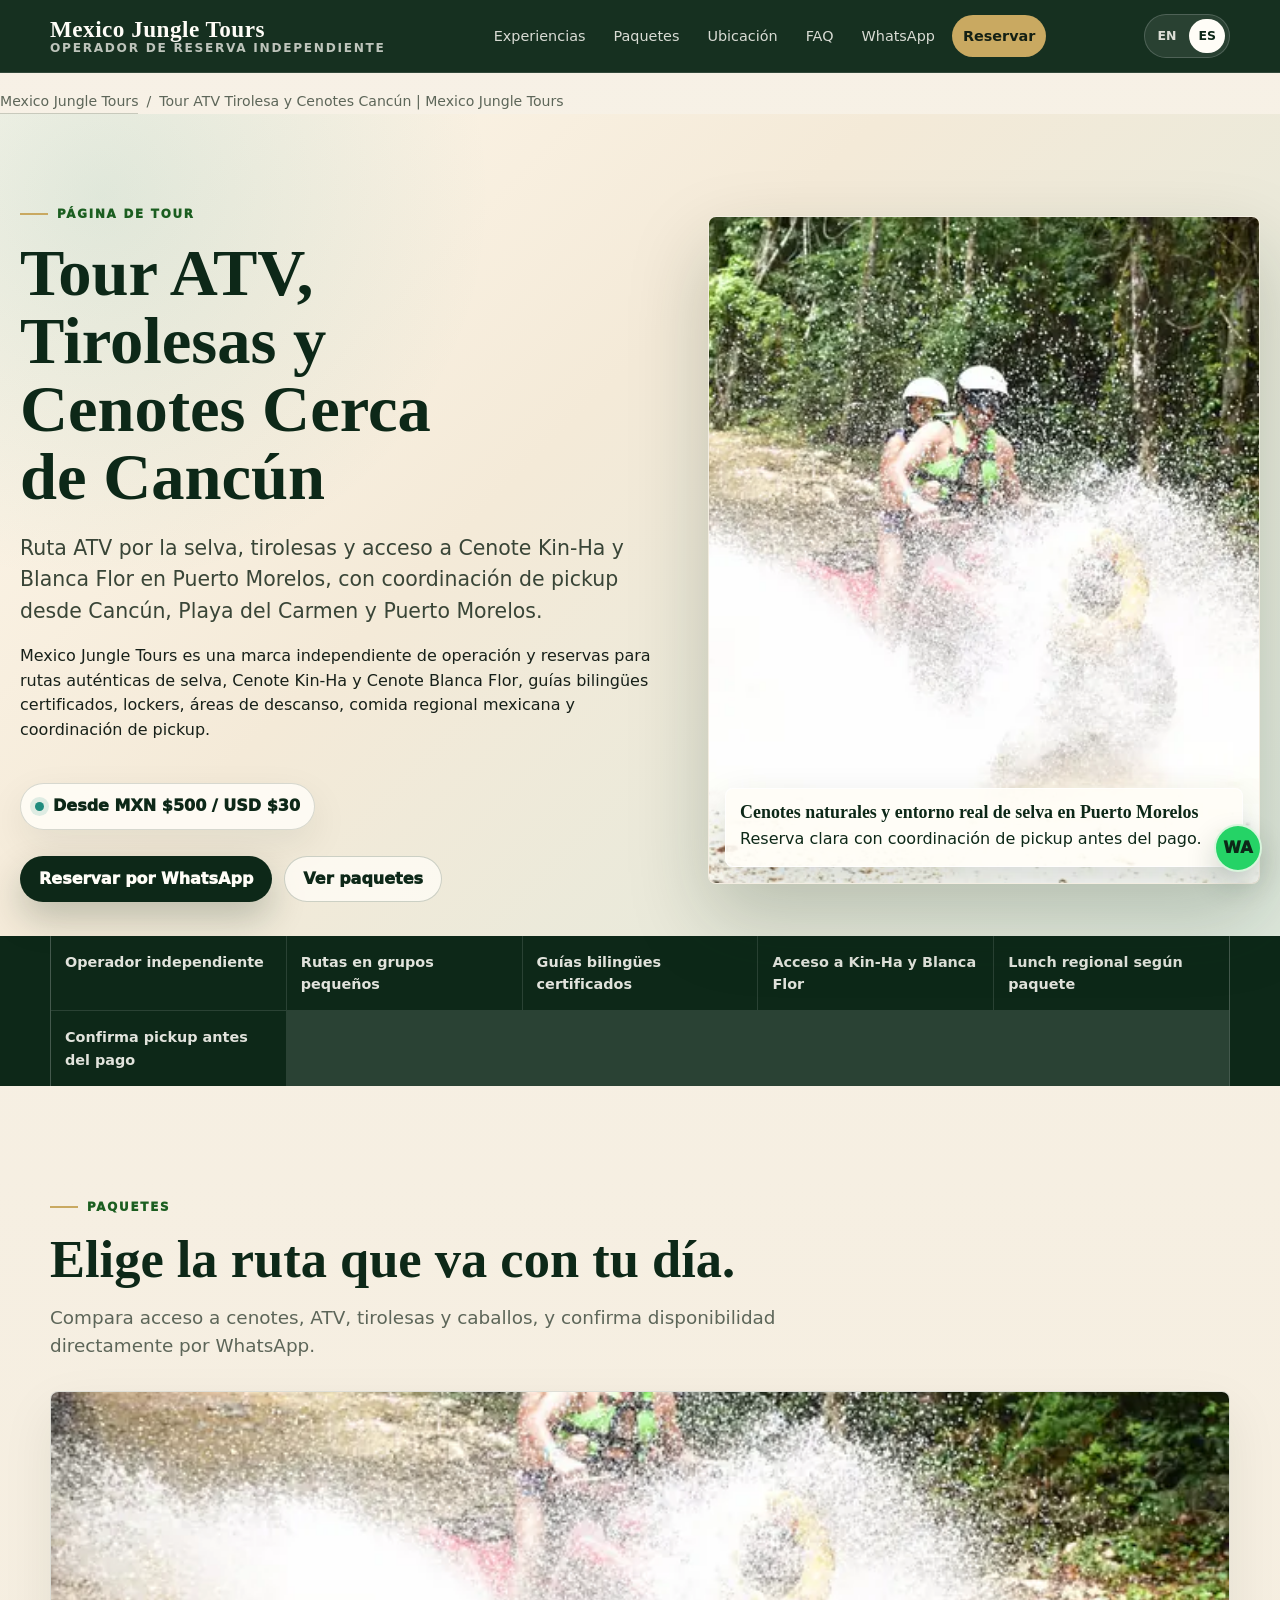
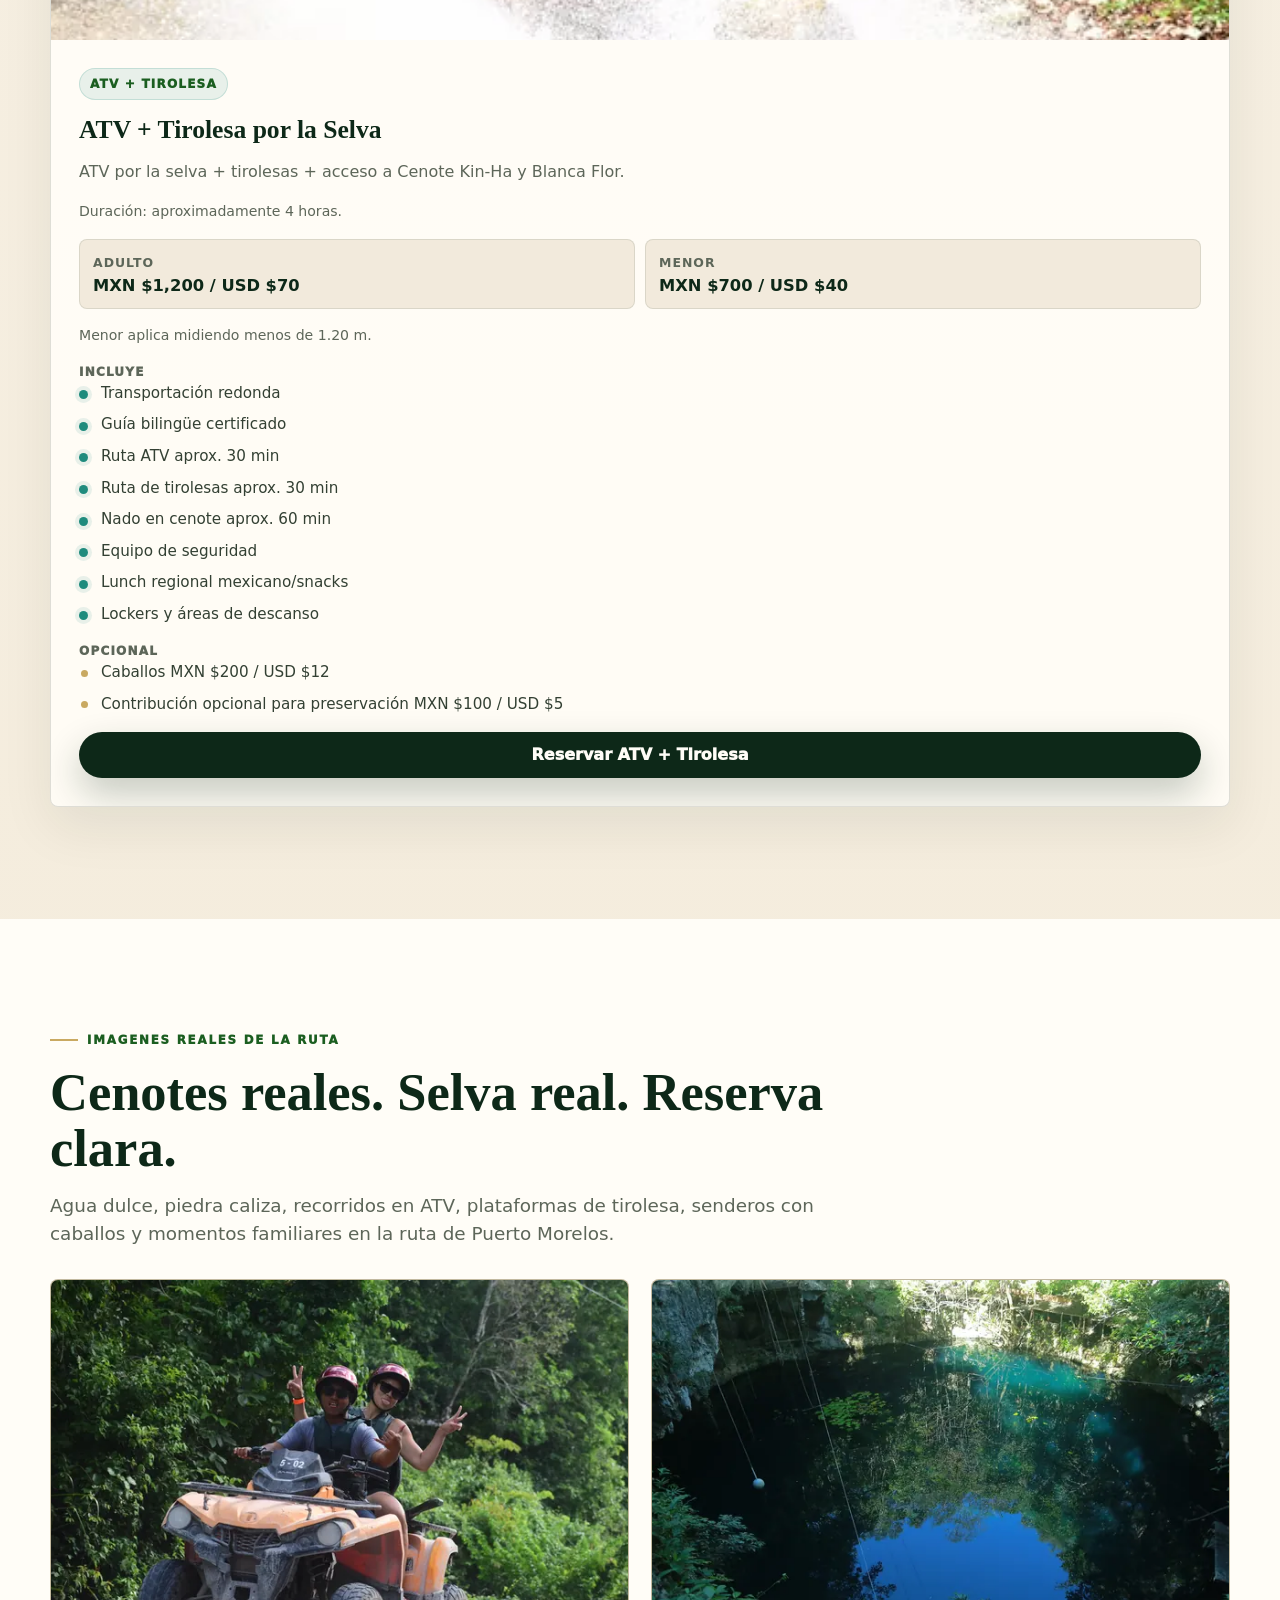
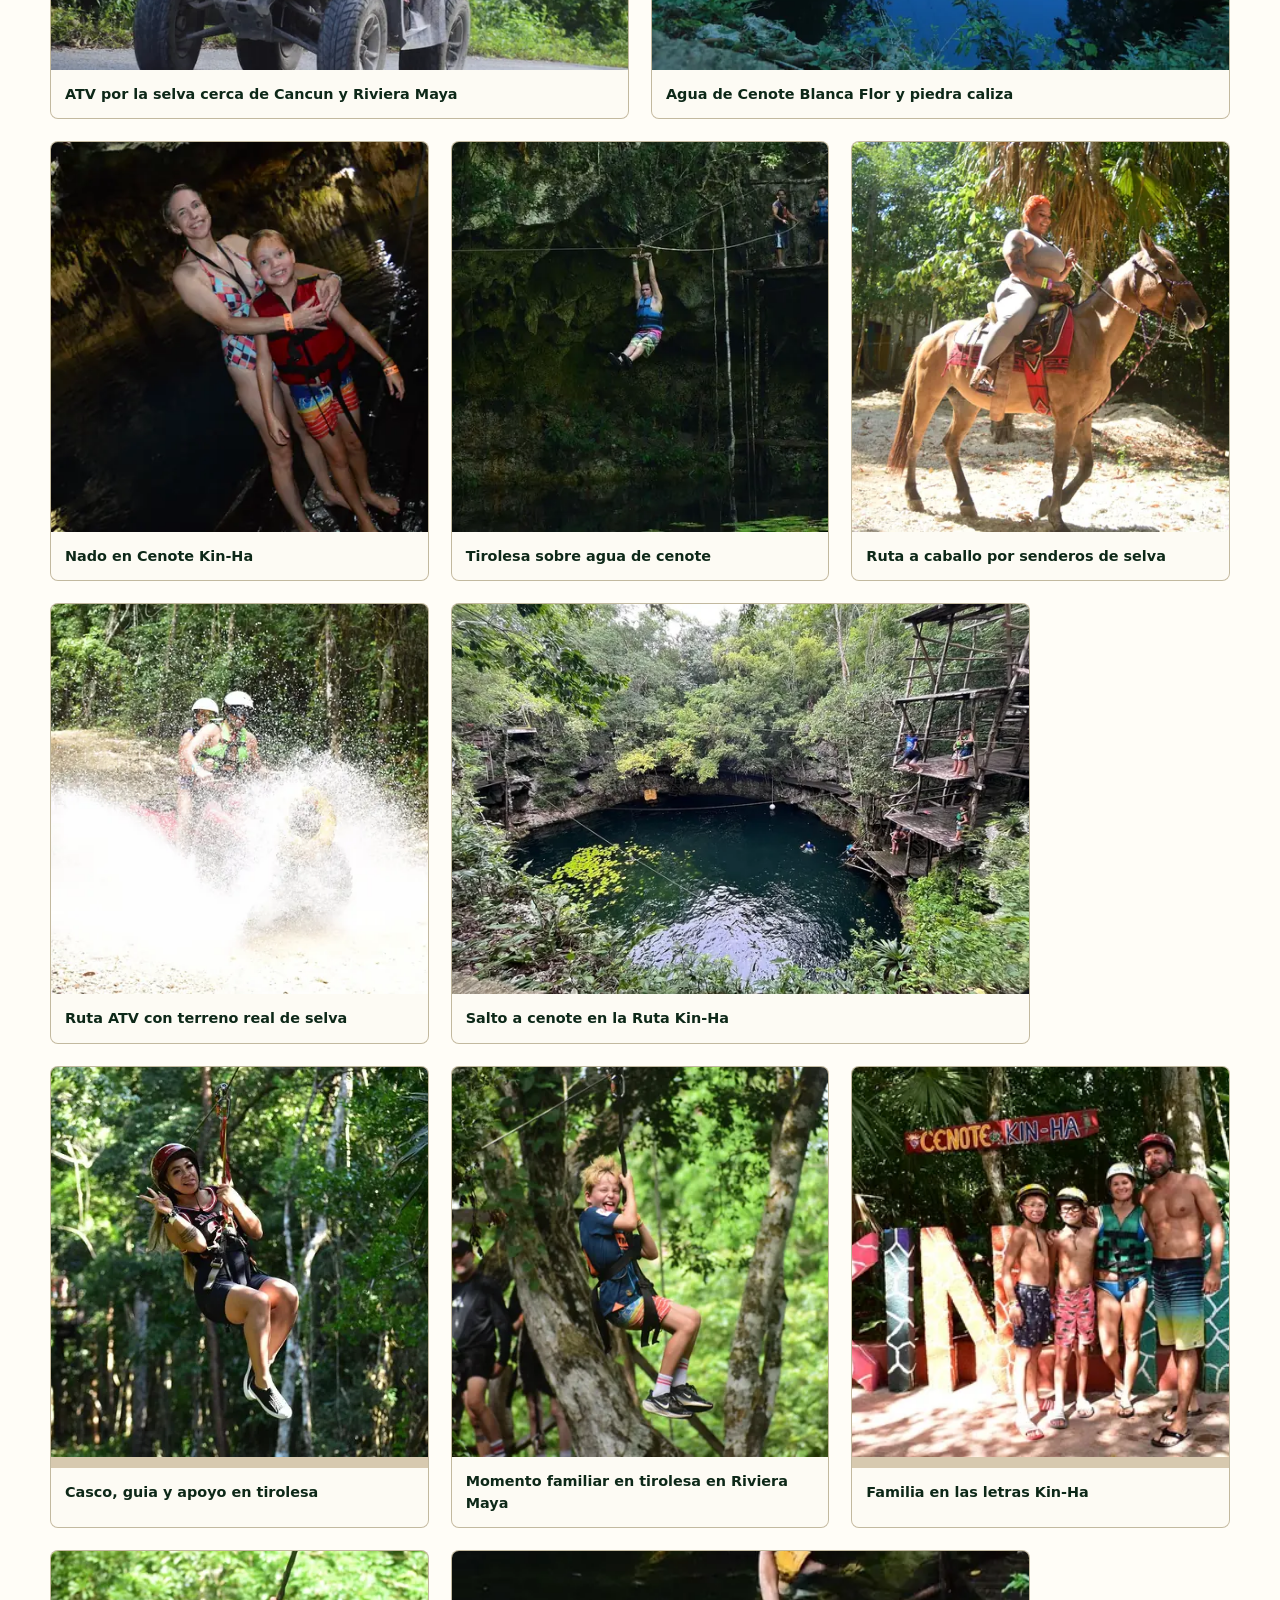
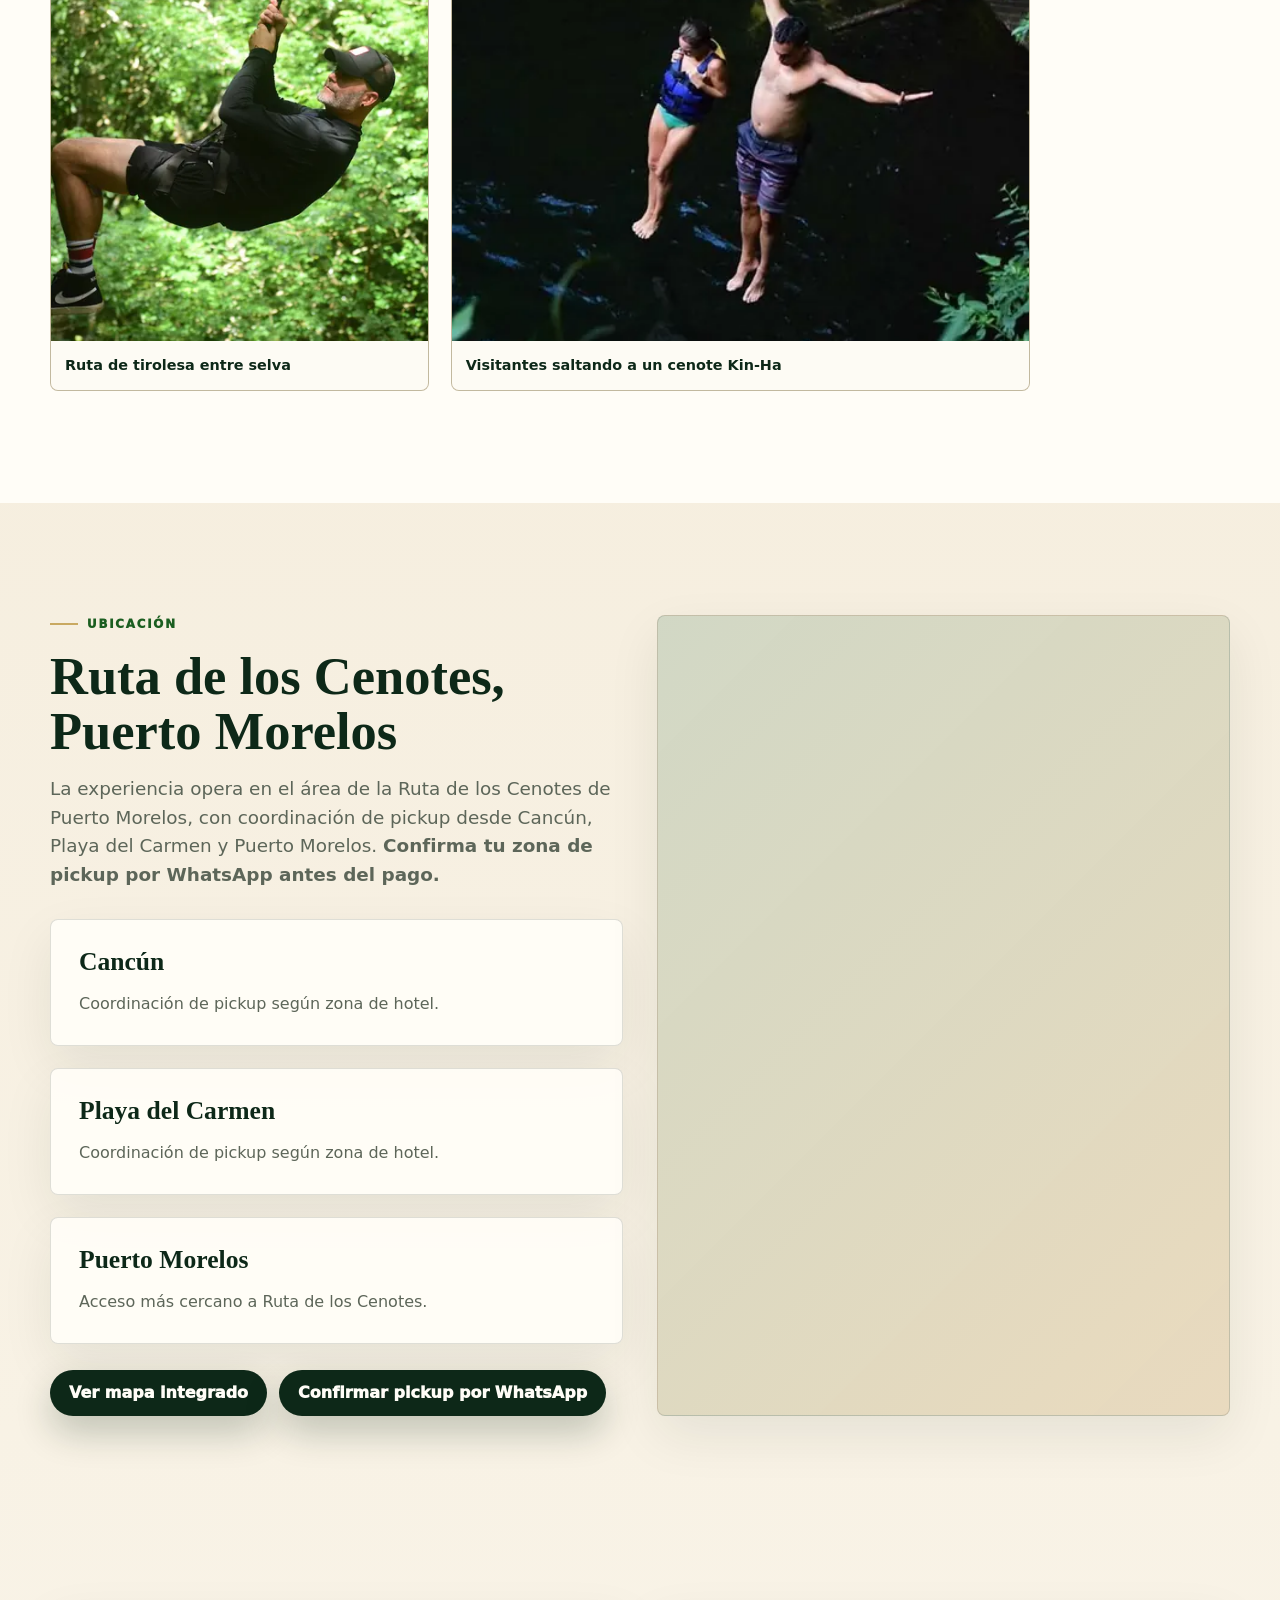
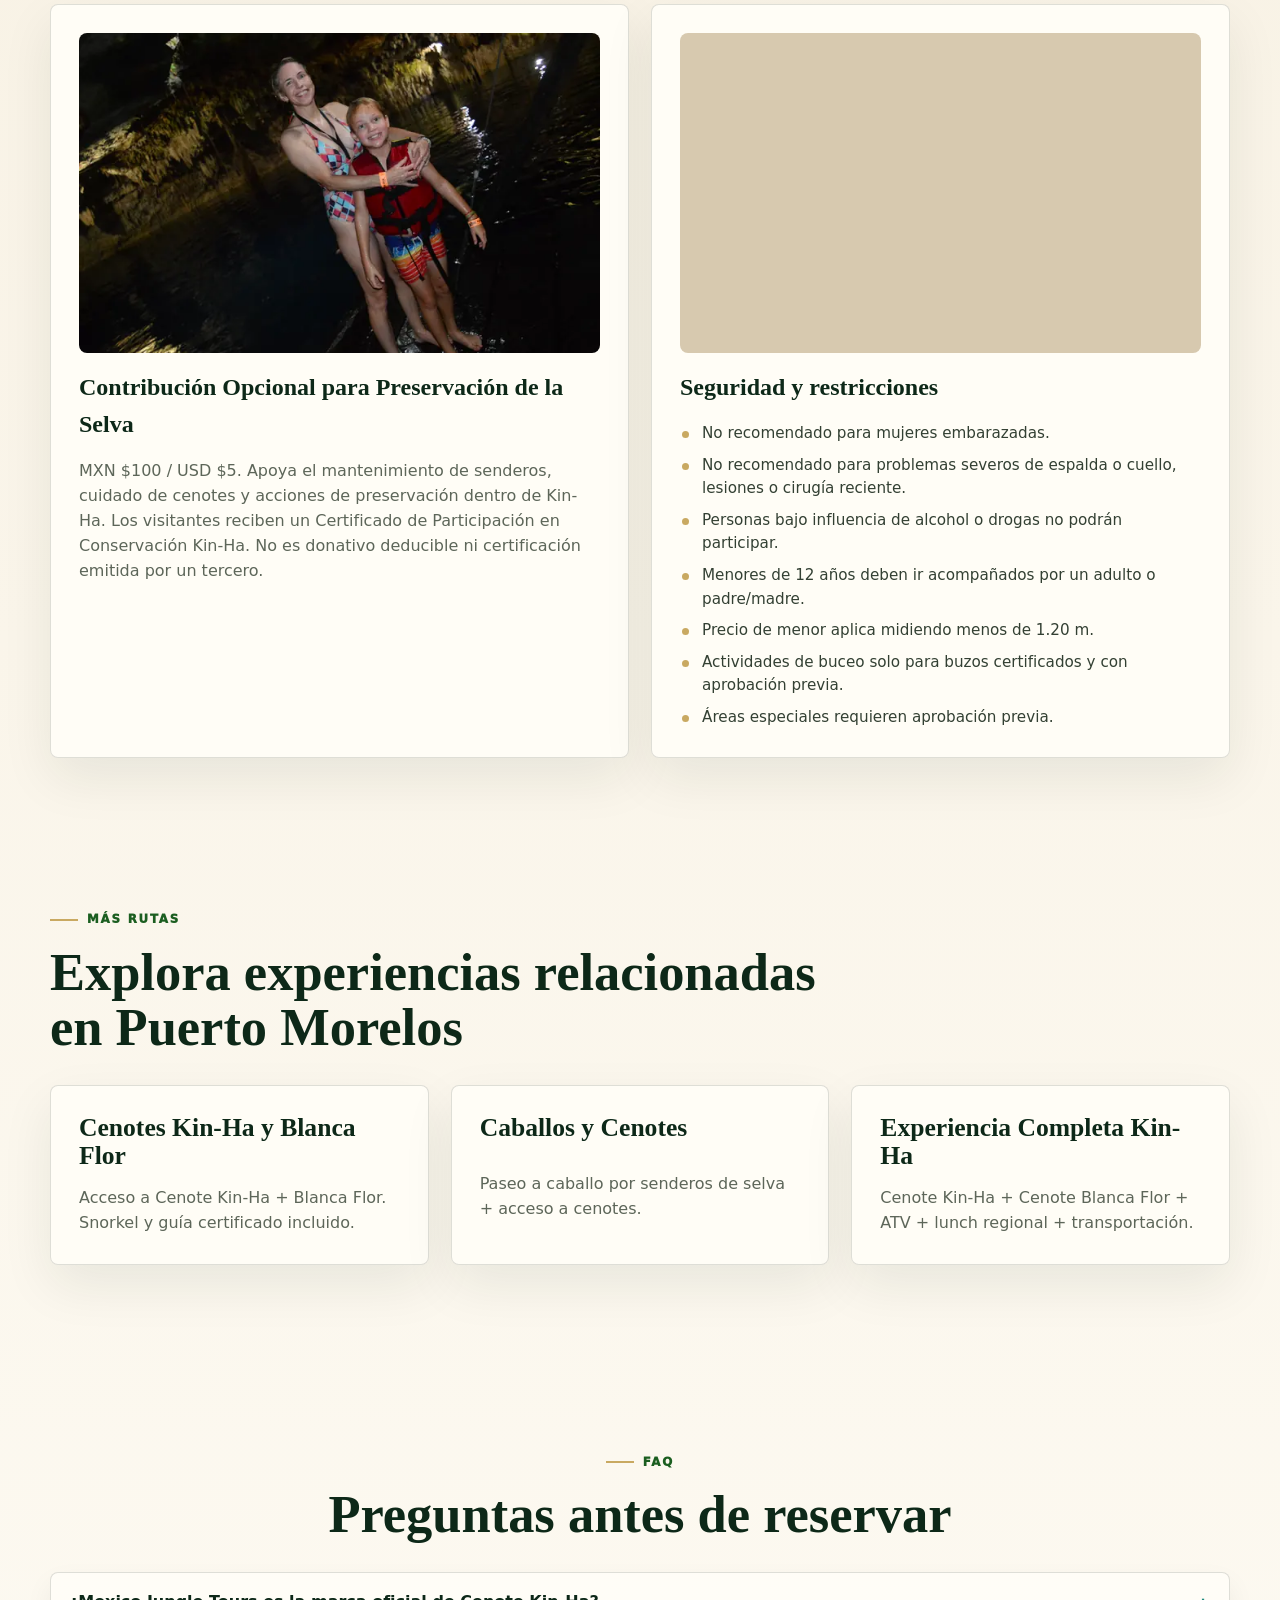
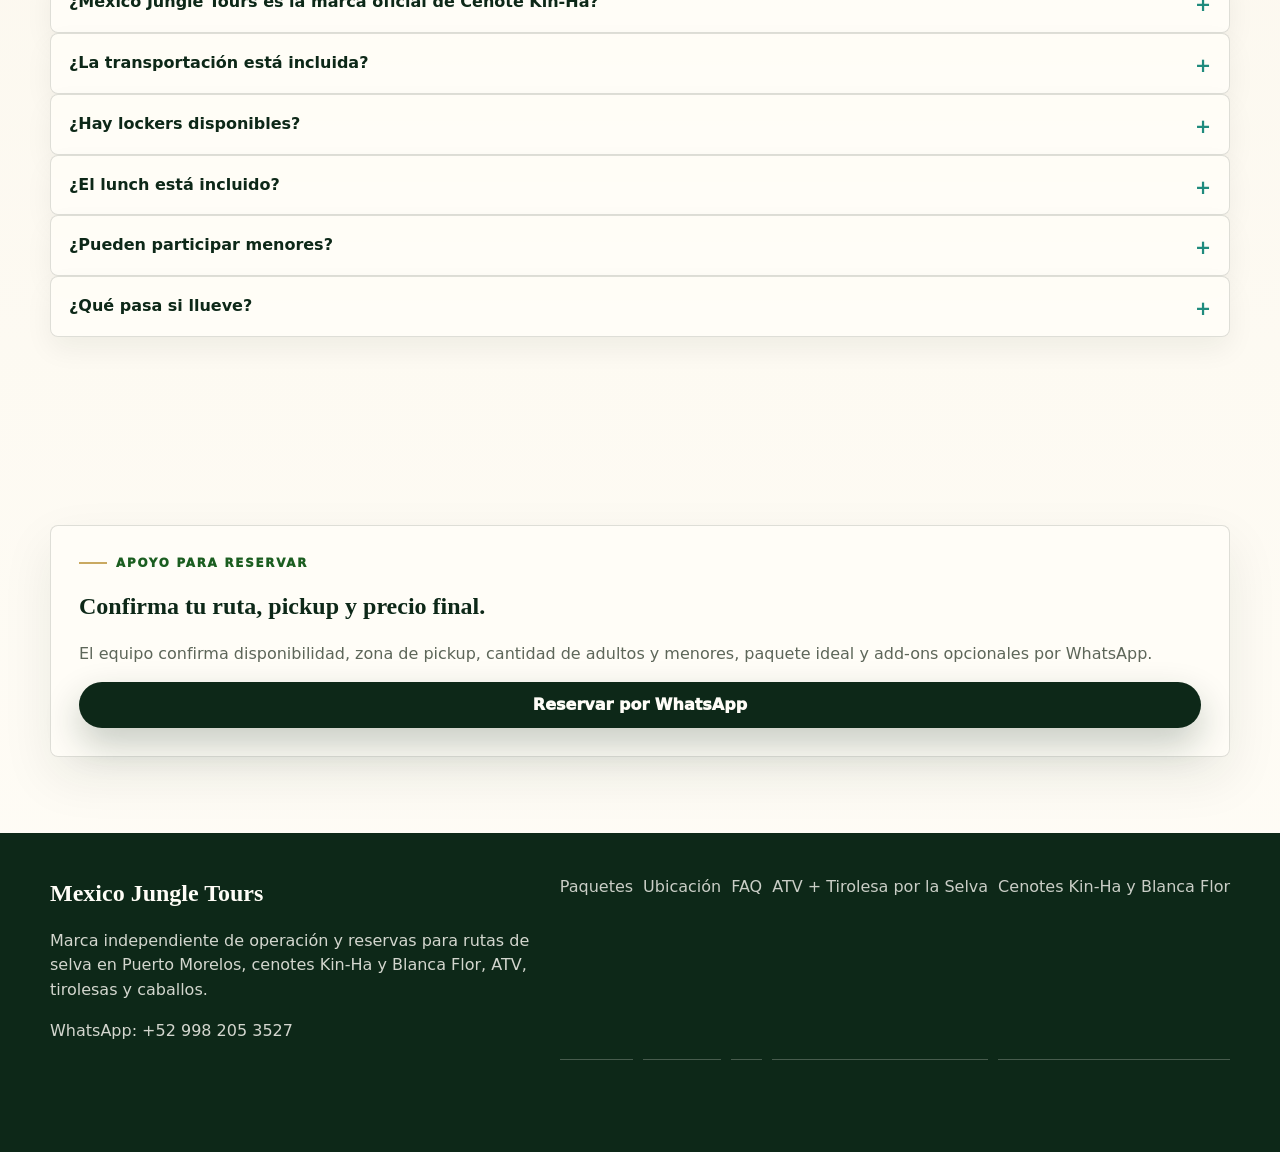
<file: es/tour-atv-tirolesa-cenotes-cancun/index.html>
<!doctype html>
<html lang="es-MX">
<head>
  <meta charset="utf-8">
  <meta name="viewport" content="width=device-width, initial-scale=1">
  <title>Tour ATV Tirolesa y Cenotes Cancún | Mexico Jungle Tours</title>
  <meta name="description" content="Reserva tour de ATV, tirolesas y cenotes cerca de Cancún con ruta de selva en Puerto Morelos, acceso a Kin-Ha y Blanca Flor, lunch y pickup.">
  <meta name="robots" content="index,follow">
  <link rel="canonical" href="https://mexicojungletours.com/es/tour-atv-tirolesa-cenotes-cancun/">
  <link rel="alternate" hreflang="en" href="https://mexicojungletours.com/en/atv-zipline-cenote-tour-cancun/">
  <link rel="alternate" hreflang="es-MX" href="https://mexicojungletours.com/es/tour-atv-tirolesa-cenotes-cancun/">
  <link rel="alternate" hreflang="x-default" href="https://mexicojungletours.com/en/atv-zipline-cenote-tour-cancun/">
  <meta property="og:title" content="Tour ATV Tirolesa y Cenotes Cancún | Mexico Jungle Tours">
  <meta property="og:description" content="Reserva tour de ATV, tirolesas y cenotes cerca de Cancún con ruta de selva en Puerto Morelos, acceso a Kin-Ha y Blanca Flor, lunch y pickup.">
  <meta property="og:type" content="website">
  <meta property="og:url" content="https://mexicojungletours.com/es/tour-atv-tirolesa-cenotes-cancun/">
  <meta property="og:image" content="https://mexicojungletours.com/assets/photos/atv-jungle-tour-cancun-riviera-maya-1400.webp">
  <meta name="twitter:card" content="summary_large_image">
  <meta name="twitter:title" content="Tour ATV Tirolesa y Cenotes Cancún | Mexico Jungle Tours">
  <meta name="twitter:description" content="Reserva tour de ATV, tirolesas y cenotes cerca de Cancún con ruta de selva en Puerto Morelos, acceso a Kin-Ha y Blanca Flor, lunch y pickup.">
  <meta name="twitter:image" content="https://mexicojungletours.com/assets/photos/atv-jungle-tour-cancun-riviera-maya-1400.webp">
  <link rel="stylesheet" href="/assets/site.css">
<script type="application/ld+json">{"@context":"https://schema.org","@graph":[{"@type":"Organization","@id":"https://mexicojungletours.com/#organization","name":"Mexico Jungle Tours","url":"https://mexicojungletours.com","telephone":"+52 998 205 3527","description":"Marca independiente de operación y reservas para rutas de selva en Puerto Morelos, cenotes Kin-Ha y Blanca Flor, ATV, tirolesas y caballos."},{"@type":"LocalBusiness","@id":"https://mexicojungletours.com/#localbusiness","name":"Mexico Jungle Tours","url":"https://mexicojungletours.com","telephone":"+52 998 205 3527","image":"https://mexicojungletours.com/assets/photos/hero-atv-adventure-riviera-maya-1800.webp","address":{"@type":"PostalAddress","addressLocality":"Puerto Morelos","addressRegion":"Quintana Roo","addressCountry":"MX"},"areaServed":["Cancun","Playa del Carmen","Puerto Morelos","Riviera Maya"],"description":"Mexico Jungle Tours es una marca independiente de operación y reservas para rutas auténticas de selva, Cenote Kin-Ha y Cenote Blanca Flor, guías bilingües certificados, lockers, áreas de descanso, comida regional mexicana y coordinación de pickup."},{"@type":"BreadcrumbList","@id":"https://mexicojungletours.com/es/tour-atv-tirolesa-cenotes-cancun/#breadcrumb","itemListElement":[{"@type":"ListItem","position":1,"name":"Mexico Jungle Tours","item":"https://mexicojungletours.com/es/"},{"@type":"ListItem","position":2,"name":"Tour ATV Tirolesa y Cenotes Cancún | Mexico Jungle Tours","item":"https://mexicojungletours.com/es/tour-atv-tirolesa-cenotes-cancun/"}]},{"@type":"FAQPage","@id":"https://mexicojungletours.com/es/tour-atv-tirolesa-cenotes-cancun/#faq","mainEntity":[{"@type":"Question","name":"¿Mexico Jungle Tours es la marca oficial de Cenote Kin-Ha?","acceptedAnswer":{"@type":"Answer","text":"No. Mexico Jungle Tours es una marca independiente de operación y reservas que ofrece acceso a rutas auténticas de selva y experiencias de cenotes, incluyendo acceso a Kin-Ha y Blanca Flor."}},{"@type":"Question","name":"¿La transportación está incluida?","acceptedAnswer":{"@type":"Answer","text":"La transportación está incluida en paquetes ATV, caballos y experiencia completa. Confirma tu zona de pickup antes del pago."}},{"@type":"Question","name":"¿Hay lockers disponibles?","acceptedAnswer":{"@type":"Answer","text":"Sí, hay lockers y áreas de descanso disponibles."}},{"@type":"Question","name":"¿El lunch está incluido?","acceptedAnswer":{"@type":"Answer","text":"Lunch regional mexicano o snacks están incluidos según el paquete."}},{"@type":"Question","name":"¿Pueden participar menores?","acceptedAnswer":{"@type":"Answer","text":"Los menores pueden participar en muchas actividades. Menores de 12 años deben ir acompañados por un adulto o padre/madre."}},{"@type":"Question","name":"¿Qué pasa si llueve?","acceptedAnswer":{"@type":"Answer","text":"La lluvia ligera puede ser parte de la ruta de selva. El equipo confirma clima, seguridad y cambios de horario antes de la actividad."}}]},{"@type":"TouristTrip","@id":"https://mexicojungletours.com/es/tour-atv-tirolesa-cenotes-cancun/#tour","name":"ATV + Tirolesa por la Selva","description":"ATV por la selva + tirolesas + acceso a Cenote Kin-Ha y Blanca Flor.","image":"https://mexicojungletours.com/assets/photos/atv-jungle-tour-cancun-riviera-maya-1400.webp","touristType":["Adventure travelers","Families","Small groups"],"provider":{"@id":"https://mexicojungletours.com/#organization"},"offers":{"@type":"Offer","name":"ATV + Tirolesa por la Selva","priceCurrency":"MXN","price":"1200","url":"https://mexicojungletours.com/es/tour-atv-tirolesa-cenotes-cancun/","availability":"https://schema.org/InStock"}}]}</script>
</head>
<body>
<header class="site-header">
    <div class="header-inner">
      <a class="brand" href="/es/" aria-label="Mexico Jungle Tours">
        <strong>Mexico Jungle Tours</strong>
        <span>Operador de reserva independiente</span>
      </a>
      <nav class="desktop-nav" aria-label="Navegación principal">
        <a href="/es/#experiences">Experiencias</a>
        <a href="/es/#packages">Paquetes</a>
        <a href="/es/#location">Ubicación</a>
        <a href="/es/#faq">FAQ</a>
        <a class="js-wa" data-message-es="Hola, me interesa reservar una experiencia de cenotes y selva con Mexico Jungle Tours. ¿Me pueden confirmar disponibilidad, pickup y precios?" href="https://wa.me/529982053527" target="_blank" rel="noopener noreferrer">WhatsApp</a>
        <a class="nav-book js-wa" data-message-es="Hola, me interesa reservar una experiencia de cenotes y selva con Mexico Jungle Tours. ¿Me pueden confirmar disponibilidad, pickup y precios?" href="https://wa.me/529982053527" target="_blank" rel="noopener noreferrer">Reservar</a>
      </nav>
      <div class="language-links" aria-label="Language">
        <a class="lang-link " href="/en/atv-zipline-cenote-tour-cancun/" hreflang="en">EN</a>
        <a class="lang-link is-active" href="/es/tour-atv-tirolesa-cenotes-cancun/" hreflang="es-MX">ES</a>
      </div>
    </div>
    <nav class="mobile-nav" aria-label="Navegación móvil">
      <a href="/es/#experiences">Experiencias</a>
      <a href="/es/#packages">Paquetes</a>
      <a href="/es/#location">Ubicación</a>
      <a href="/es/#faq">FAQ</a>
      <a class="js-wa" data-message-es="Hola, me interesa reservar una experiencia de cenotes y selva con Mexico Jungle Tours. ¿Me pueden confirmar disponibilidad, pickup y precios?" href="https://wa.me/529982053527" target="_blank" rel="noopener noreferrer">WhatsApp</a>
    </nav>
  </header>
<nav class="container breadcrumb" aria-label="Ruta de navegacion"><a href="/es/">Mexico Jungle Tours</a><span aria-hidden="true">/</span><span aria-current="page">Tour ATV Tirolesa y Cenotes Cancún | Mexico Jungle Tours</span></nav>
<main>
<section class="hero">
    <div class="hero-grid">
      <div class="hero-copy">
        <span class="eyebrow">Página de tour</span>
        <h1>Tour ATV, Tirolesas y Cenotes Cerca de Cancún</h1>
        <p class="subhead">Ruta ATV por la selva, tirolesas y acceso a Cenote Kin-Ha y Blanca Flor en Puerto Morelos, con coordinación de pickup desde Cancún, Playa del Carmen y Puerto Morelos.</p>
        <p>Mexico Jungle Tours es una marca independiente de operación y reservas para rutas auténticas de selva, Cenote Kin-Ha y Cenote Blanca Flor, guías bilingües certificados, lockers, áreas de descanso, comida regional mexicana y coordinación de pickup.</p>
        <div class="price-cue">Desde MXN $500 / USD $30</div>
        <div class="hero-actions">
          <a class="btn btn-primary js-wa" data-message-es="Hola, me interesa reservar ATV + Tirolesa por la Selva. ¿Me pueden confirmar disponibilidad, pickup y precio final?" href="https://wa.me/529982053527" target="_blank" rel="noopener noreferrer">Reservar por WhatsApp</a>
          <a class="btn btn-secondary" href="#packages">Ver paquetes</a>
        </div>
      </div>
      <div class="hero-media">
        <img src="/assets/photos/atv-jungle-tour-cancun-riviera-maya-1400.webp" srcset="/assets/photos/atv-jungle-tour-cancun-riviera-maya-640.webp 640w, /assets/photos/atv-jungle-tour-cancun-riviera-maya-960.webp 960w, /assets/photos/atv-jungle-tour-cancun-riviera-maya-1400.webp 1400w" sizes="(max-width: 720px) 100vw, 50vw" width="1400" height="933" alt="Tour de ATV por la selva cerca de Cancun y Riviera Maya" fetchpriority="high" loading="eager" decoding="async">
        <div class="hero-note"><strong>Cenotes naturales y entorno real de selva en Puerto Morelos</strong><span>Reserva clara con coordinación de pickup antes del pago.</span></div>
      </div>
    </div>
  </section>
      <section class="value-strip"><div class="container"><div class="value-grid"><span>Operador independiente</span><span>Rutas en grupos pequeños</span><span>Guías bilingües certificados</span><span>Acceso a Kin-Ha y Blanca Flor</span><span>Lunch regional según paquete</span><span>Confirma pickup antes del pago</span></div></div></section>
      <section class="section" id="packages">
    <div class="container">
      <div class="section-head">
        <span class="eyebrow">Paquetes</span>
        <h2>Elige la ruta que va con tu día.</h2>
        <p>Compara acceso a cenotes, ATV, tirolesas y caballos, y confirma disponibilidad directamente por WhatsApp.</p>
      </div>

      <div class="packages-grid"><article class="package-card" data-route="atv">
    <a class="package-image" href="/es/tour-atv-tirolesa-cenotes-cancun/"><img src="/assets/photos/atv-jungle-tour-cancun-riviera-maya-1400.webp" srcset="/assets/photos/atv-jungle-tour-cancun-riviera-maya-640.webp 640w, /assets/photos/atv-jungle-tour-cancun-riviera-maya-960.webp 960w, /assets/photos/atv-jungle-tour-cancun-riviera-maya-1400.webp 1400w" sizes="(max-width: 720px) 100vw, (max-width: 1180px) 50vw, 380px" width="1400" height="933" alt="Personas en ATV cruzando agua en la ruta de selva Kin-Ha cerca de Puerto Morelos" loading="lazy" decoding="async"></a>
    <div class="package-body">
      <span class="package-kicker">ATV + Tirolesa</span>
      <h3><a href="/es/tour-atv-tirolesa-cenotes-cancun/">ATV + Tirolesa por la Selva</a></h3>
      <p>ATV por la selva + tirolesas + acceso a Cenote Kin-Ha y Blanca Flor.</p>
      <p class="note">Duración: aproximadamente 4 horas.</p>
      <div class="price-grid">
        <div class="price-cell"><span>Adulto</span><strong>MXN $1,200 / USD $70</strong></div>
        <div class="price-cell"><span>Menor</span><strong>MXN $700 / USD $40</strong></div>
      </div>
      <p class="note">Menor aplica midiendo menos de 1.20 m.</p>
      <div><p class="mini-label">Incluye</p><ul class="check-list"><li>Transportación redonda</li><li>Guía bilingüe certificado</li><li>Ruta ATV aprox. 30 min</li><li>Ruta de tirolesas aprox. 30 min</li><li>Nado en cenote aprox. 60 min</li><li>Equipo de seguridad</li><li>Lunch regional mexicano/snacks</li><li>Lockers y áreas de descanso</li></ul></div>
      <div><p class="mini-label">Opcional</p><ul class="plain-list"><li>Caballos MXN $200 / USD $12</li><li>Contribución opcional para preservación MXN $100 / USD $5</li></ul></div>
      <a class="btn btn-primary js-wa" data-message-es="Hola, me interesa reservar ATV + Tirolesa por la Selva. ¿Me pueden confirmar disponibilidad, pickup y precio final?" href="https://wa.me/529982053527" target="_blank" rel="noopener noreferrer">Reservar ATV + Tirolesa</a>
    </div>
  </article></div>
    </div>
  </section>

      <section class="section visual-band">
    <div class="container">
      <div class="section-head">
        <span class="eyebrow">Imagenes reales de la ruta</span>
        <h2>Cenotes reales. Selva real. Reserva clara.</h2>
        <p>Agua dulce, piedra caliza, recorridos en ATV, plataformas de tirolesa, senderos con caballos y momentos familiares en la ruta de Puerto Morelos.</p>
      </div>
      <div class="gallery"><figure><img src="/assets/photos/hero-atv-adventure-riviera-maya-1800.webp" srcset="/assets/photos/hero-atv-adventure-riviera-maya-640.webp 640w, /assets/photos/hero-atv-adventure-riviera-maya-960.webp 960w, /assets/photos/hero-atv-adventure-riviera-maya-1400.webp 1400w, /assets/photos/hero-atv-adventure-riviera-maya-1800.webp 1800w" sizes="(max-width: 720px) 100vw, (max-width: 1180px) 50vw, 380px" width="1800" height="1200" alt="Visitantes con casco en ATV por la selva de Puerto Morelos" loading="lazy" decoding="async"><figcaption>ATV por la selva cerca de Cancun y Riviera Maya</figcaption></figure><figure><img src="/assets/photos/cenote-blanca-flor-puerto-morelos-1800.webp" srcset="/assets/photos/cenote-blanca-flor-puerto-morelos-640.webp 640w, /assets/photos/cenote-blanca-flor-puerto-morelos-960.webp 960w, /assets/photos/cenote-blanca-flor-puerto-morelos-1400.webp 1400w, /assets/photos/cenote-blanca-flor-puerto-morelos-1800.webp 1800w" sizes="(max-width: 720px) 100vw, (max-width: 1180px) 50vw, 380px" width="1800" height="1200" alt="Experiencia en Cenote Blanca Flor cerca de Cancun y Puerto Morelos" loading="lazy" decoding="async"><figcaption>Agua de Cenote Blanca Flor y piedra caliza</figcaption></figure><figure><img src="/assets/photos/cenote-kinha-ruta-de-los-cenotes-1800.webp" srcset="/assets/photos/cenote-kinha-ruta-de-los-cenotes-640.webp 640w, /assets/photos/cenote-kinha-ruta-de-los-cenotes-960.webp 960w, /assets/photos/cenote-kinha-ruta-de-los-cenotes-1400.webp 1400w, /assets/photos/cenote-kinha-ruta-de-los-cenotes-1800.webp 1800w" sizes="(max-width: 720px) 100vw, (max-width: 1180px) 50vw, 380px" width="1800" height="1197" alt="Visitantes nadando en Cenote Kin-Ha cerca de Puerto Morelos" loading="lazy" decoding="async"><figcaption>Nado en Cenote Kin-Ha</figcaption></figure><figure><img src="/assets/photos/zipline-over-cenote-water-kinha-1124.webp" srcset="/assets/photos/zipline-over-cenote-water-kinha-640.webp 640w, /assets/photos/zipline-over-cenote-water-kinha-960.webp 960w, /assets/photos/zipline-over-cenote-water-kinha-1124.webp 1124w" sizes="(max-width: 720px) 100vw, (max-width: 1180px) 50vw, 380px" width="1124" height="750" alt="Aventura de tirolesa en Kin-Ha sobre agua de cenote" loading="lazy" decoding="async"><figcaption>Tirolesa sobre agua de cenote</figcaption></figure><figure><img src="/assets/photos/horseback-riding-puerto-morelos-jungle-trail-1800.webp" srcset="/assets/photos/horseback-riding-puerto-morelos-jungle-trail-640.webp 640w, /assets/photos/horseback-riding-puerto-morelos-jungle-trail-960.webp 960w, /assets/photos/horseback-riding-puerto-morelos-jungle-trail-1400.webp 1400w, /assets/photos/horseback-riding-puerto-morelos-jungle-trail-1800.webp 1800w" sizes="(max-width: 720px) 100vw, (max-width: 1180px) 50vw, 380px" width="1800" height="1197" alt="Paseo a caballo por la selva de Puerto Morelos" loading="lazy" decoding="async"><figcaption>Ruta a caballo por senderos de selva</figcaption></figure><figure><img src="/assets/photos/atv-jungle-tour-cancun-riviera-maya-1400.webp" srcset="/assets/photos/atv-jungle-tour-cancun-riviera-maya-640.webp 640w, /assets/photos/atv-jungle-tour-cancun-riviera-maya-960.webp 960w, /assets/photos/atv-jungle-tour-cancun-riviera-maya-1400.webp 1400w" sizes="(max-width: 720px) 100vw, (max-width: 1180px) 50vw, 380px" width="1400" height="933" alt="Personas en ATV cruzando agua en la ruta de selva Kin-Ha cerca de Puerto Morelos" loading="lazy" decoding="async"><figcaption>Ruta ATV con terreno real de selva</figcaption></figure><figure><img src="/assets/photos/kinha-cenote-jumping-puerto-morelos-1400.webp" srcset="/assets/photos/kinha-cenote-jumping-puerto-morelos-640.webp 640w, /assets/photos/kinha-cenote-jumping-puerto-morelos-960.webp 960w, /assets/photos/kinha-cenote-jumping-puerto-morelos-1400.webp 1400w" sizes="(max-width: 720px) 100vw, (max-width: 1180px) 50vw, 380px" width="1400" height="1050" alt="Visitante saltando a un cenote Kin-Ha en Puerto Morelos" loading="lazy" decoding="async"><figcaption>Salto a cenote en la Ruta Kin-Ha</figcaption></figure><figure><img src="/assets/photos/guided-zipline-helmet-kinha-safety-720.webp" srcset="/assets/photos/guided-zipline-helmet-kinha-safety-480.webp 480w, /assets/photos/guided-zipline-helmet-kinha-safety-720.webp 720w" sizes="(max-width: 720px) 100vw, (max-width: 1180px) 50vw, 380px" width="720" height="480" alt="Visitante con casco y apoyo de guia en la ruta de tirolesa Kin-Ha" loading="lazy" decoding="async"><figcaption>Casco, guia y apoyo en tirolesa</figcaption></figure><figure><img src="/assets/photos/family-zipline-jungle-riviera-maya-1800.webp" srcset="/assets/photos/family-zipline-jungle-riviera-maya-640.webp 640w, /assets/photos/family-zipline-jungle-riviera-maya-960.webp 960w, /assets/photos/family-zipline-jungle-riviera-maya-1400.webp 1400w, /assets/photos/family-zipline-jungle-riviera-maya-1800.webp 1800w" sizes="(max-width: 720px) 100vw, (max-width: 1180px) 50vw, 380px" width="1800" height="1200" alt="Momento familiar en tirolesa en la selva de Riviera Maya cerca de Puerto Morelos" loading="lazy" decoding="async"><figcaption>Momento familiar en tirolesa en Riviera Maya</figcaption></figure><figure><img src="/assets/photos/family-kinha-sign-ruta-de-los-cenotes-720.webp" srcset="/assets/photos/family-kinha-sign-ruta-de-los-cenotes-480.webp 480w, /assets/photos/family-kinha-sign-ruta-de-los-cenotes-720.webp 720w" sizes="(max-width: 720px) 100vw, (max-width: 1180px) 50vw, 380px" width="720" height="480" alt="Familia en las letras Kin-Ha en Ruta de los Cenotes" loading="lazy" decoding="async"><figcaption>Familia en las letras Kin-Ha</figcaption></figure><figure><img src="/assets/photos/zip-line-adventure-kinha-jungle-1800.webp" srcset="/assets/photos/zip-line-adventure-kinha-jungle-640.webp 640w, /assets/photos/zip-line-adventure-kinha-jungle-960.webp 960w, /assets/photos/zip-line-adventure-kinha-jungle-1400.webp 1400w, /assets/photos/zip-line-adventure-kinha-jungle-1800.webp 1800w" sizes="(max-width: 720px) 100vw, (max-width: 1180px) 50vw, 380px" width="1800" height="1200" alt="Ruta de tirolesa por la selva Kin-Ha cerca de Puerto Morelos" loading="lazy" decoding="async"><figcaption>Ruta de tirolesa entre selva</figcaption></figure><figure><img src="/assets/photos/kinha-couple-jumping-cenote-puerto-morelos-640.webp" srcset="/assets/photos/kinha-couple-jumping-cenote-puerto-morelos-480.webp 480w, /assets/photos/kinha-couple-jumping-cenote-puerto-morelos-640.webp 640w" sizes="(max-width: 720px) 100vw, (max-width: 1180px) 50vw, 380px" width="640" height="960" alt="Visitantes saltando a un cenote Kin-Ha cerca de Puerto Morelos" loading="lazy" decoding="async"><figcaption>Visitantes saltando a un cenote Kin-Ha</figcaption></figure></div>
    </div>
  </section>
      <section class="section" id="location">
    <div class="container">
      <div class="map-layout">
        <div>
          <div class="section-head">
            <span class="eyebrow">Ubicación</span>
            <h2>Ruta de los Cenotes, Puerto Morelos</h2>
            <p>La experiencia opera en el área de la Ruta de los Cenotes de Puerto Morelos, con coordinación de pickup desde Cancún, Playa del Carmen y Puerto Morelos. <strong>Confirma tu zona de pickup por WhatsApp antes del pago.</strong></p>
          </div>
          <div class="location-grid">
            <article class="location-card"><h3>Cancún</h3><p>Coordinación de pickup según zona de hotel.</p></article>
            <article class="location-card"><h3>Playa del Carmen</h3><p>Coordinación de pickup según zona de hotel.</p></article>
            <article class="location-card"><h3>Puerto Morelos</h3><p>Acceso más cercano a Ruta de los Cenotes.</p></article>
          </div>
          <div class="button-row">
            <button class="btn btn-primary" type="button" id="load-map">Ver mapa integrado</button>
            <a class="btn btn-primary js-wa" data-message-es="Hola, me interesa una experiencia con Mexico Jungle Tours. ¿Me pueden confirmar la zona de pickup antes del pago?" href="https://wa.me/529982053527" target="_blank" rel="noopener noreferrer">Confirmar pickup por WhatsApp</a>
          </div>
        </div>
        <div class="map-card" id="map-card" data-map-loaded="false">
          <div class="map-intro">
            <strong>El mapa integrado carga solo cuando se necesita</strong>
            <p>Esto mantiene el sitio rápido y la ruta fácil de planear.</p>
            <button class="btn btn-primary" type="button" data-map-trigger>Ver mapa integrado</button>
          </div>
        </div>
      </div>
    </div>
  </section>
      <section class="section-tight">
    <div class="container">
      <div class="info-grid">
        <article class="info-card media-card">
          <figure><img src="/assets/photos/cenote-kinha-ruta-de-los-cenotes-1800.webp" srcset="/assets/photos/cenote-kinha-ruta-de-los-cenotes-640.webp 640w, /assets/photos/cenote-kinha-ruta-de-los-cenotes-960.webp 960w, /assets/photos/cenote-kinha-ruta-de-los-cenotes-1400.webp 1400w, /assets/photos/cenote-kinha-ruta-de-los-cenotes-1800.webp 1800w" sizes="(max-width: 720px) 100vw, 560px" width="1800" height="1197" alt="Entorno natural de selva y cenote en Kin-Ha cerca de Puerto Morelos" loading="lazy" decoding="async"></figure>
          <h2>Contribución Opcional para Preservación de la Selva</h2>
          <p>MXN $100 / USD $5. Apoya el mantenimiento de senderos, cuidado de cenotes y acciones de preservación dentro de Kin-Ha. Los visitantes reciben un Certificado de Participación en Conservación Kin-Ha. No es donativo deducible ni certificación emitida por un tercero.</p>
        </article>
        <article class="info-card media-card">
          <figure><img src="/assets/photos/guided-zipline-helmet-kinha-safety-720.webp" srcset="/assets/photos/guided-zipline-helmet-kinha-safety-480.webp 480w, /assets/photos/guided-zipline-helmet-kinha-safety-720.webp 720w" sizes="(max-width: 720px) 100vw, 560px" width="720" height="480" alt="Visitante con casco y apoyo de guia en la ruta Kin-Ha" loading="lazy" decoding="async"></figure>
          <h2>Seguridad y restricciones</h2>
          <ul class="plain-list"><li>No recomendado para mujeres embarazadas.</li><li>No recomendado para problemas severos de espalda o cuello, lesiones o cirugía reciente.</li><li>Personas bajo influencia de alcohol o drogas no podrán participar.</li><li>Menores de 12 años deben ir acompañados por un adulto o padre/madre.</li><li>Precio de menor aplica midiendo menos de 1.20 m.</li><li>Actividades de buceo solo para buzos certificados y con aprobación previa.</li><li>Áreas especiales requieren aprobación previa.</li></ul>
        </article>
      </div>
    </div>
  </section>
      <section class="section-tight"><div class="container"><div class="section-head"><span class="eyebrow">Más rutas</span><h2>Explora experiencias relacionadas en Puerto Morelos</h2></div><div class="landing-grid"><article class="landing-card"><h3><a href="/es/cenotes-puerto-morelos/">Cenotes Kin-Ha y Blanca Flor</a></h3><p>Acceso a Cenote Kin-Ha + Blanca Flor. Snorkel y guía certificado incluido.</p></article><article class="landing-card"><h3><a href="/es/caballos-y-cenotes-puerto-morelos/">Caballos y Cenotes</a></h3><p>Paseo a caballo por senderos de selva + acceso a cenotes.</p></article><article class="landing-card"><h3><a href="/es/ruta-de-los-cenotes-puerto-morelos/">Experiencia Completa Kin-Ha</a></h3><p>Cenote Kin-Ha + Cenote Blanca Flor + ATV + lunch regional + transportación.</p></article></div></div></section>
      <section class="section" id="faq">
    <div class="container">
      <div class="section-head center"><span class="eyebrow">FAQ</span><h2>Preguntas antes de reservar</h2></div>
      <div class="faq-list"><details><summary>¿Mexico Jungle Tours es la marca oficial de Cenote Kin-Ha?</summary><p>No. Mexico Jungle Tours es una marca independiente de operación y reservas que ofrece acceso a rutas auténticas de selva y experiencias de cenotes, incluyendo acceso a Kin-Ha y Blanca Flor.</p></details><details><summary>¿La transportación está incluida?</summary><p>La transportación está incluida en paquetes ATV, caballos y experiencia completa. Confirma tu zona de pickup antes del pago.</p></details><details><summary>¿Hay lockers disponibles?</summary><p>Sí, hay lockers y áreas de descanso disponibles.</p></details><details><summary>¿El lunch está incluido?</summary><p>Lunch regional mexicano o snacks están incluidos según el paquete.</p></details><details><summary>¿Pueden participar menores?</summary><p>Los menores pueden participar en muchas actividades. Menores de 12 años deben ir acompañados por un adulto o padre/madre.</p></details><details><summary>¿Qué pasa si llueve?</summary><p>La lluvia ligera puede ser parte de la ruta de selva. El equipo confirma clima, seguridad y cambios de horario antes de la actividad.</p></details></div>
    </div>
  </section>
      <section class="section-tight">
    <div class="container">
      <div class="booking-card">
        <span class="eyebrow">Apoyo para reservar</span>
        <h2>Confirma tu ruta, pickup y precio final.</h2>
        <p>El equipo confirma disponibilidad, zona de pickup, cantidad de adultos y menores, paquete ideal y add-ons opcionales por WhatsApp.</p>
        <a class="btn btn-primary js-wa" data-message-es="Hola, me interesa reservar una experiencia de cenotes y selva con Mexico Jungle Tours. ¿Me pueden confirmar disponibilidad, pickup y precios?" href="https://wa.me/529982053527" target="_blank" rel="noopener noreferrer">Reservar por WhatsApp</a>
      </div>
    </div>
  </section>
</main>
<footer class="site-footer">
    <div class="container footer-grid">
      <div>
        <strong>Mexico Jungle Tours</strong>
        <p>Marca independiente de operación y reservas para rutas de selva en Puerto Morelos, cenotes Kin-Ha y Blanca Flor, ATV, tirolesas y caballos.</p>
        <p>WhatsApp: +52 998 205 3527</p>
      </div>
      <div class="footer-links">
        <a href="/es/#packages">Paquetes</a>
        <a href="/es/#location">Ubicación</a>
        <a href="/es/#faq">FAQ</a>
        <a href="/es/tour-atv-tirolesa-cenotes-cancun/">ATV + Tirolesa por la Selva</a>
        <a href="/es/cenotes-puerto-morelos/">Cenotes Kin-Ha y Blanca Flor</a>
      </div>
    </div>
  </footer>
  <a class="floating-wa js-wa" data-message-es="Hola, me interesa reservar una experiencia de cenotes y selva con Mexico Jungle Tours. ¿Me pueden confirmar disponibilidad, pickup y precios?" href="https://wa.me/529982053527" target="_blank" rel="noopener noreferrer" aria-label="WhatsApp">WA</a>
  <div class="mobile-booking-bar" role="navigation" aria-label="Accesos rápidos de reserva">
    <a class="btn btn-primary js-wa" data-message-es="Hola, me interesa reservar una experiencia de cenotes y selva con Mexico Jungle Tours. ¿Me pueden confirmar disponibilidad, pickup y precios?" href="https://wa.me/529982053527" target="_blank" rel="noopener noreferrer">WhatsApp</a>
    <a class="btn btn-secondary" href="/es/#packages">Paquetes</a>
  </div>
<script src="/assets/site.js" defer></script>
</body>
</html>
</file>
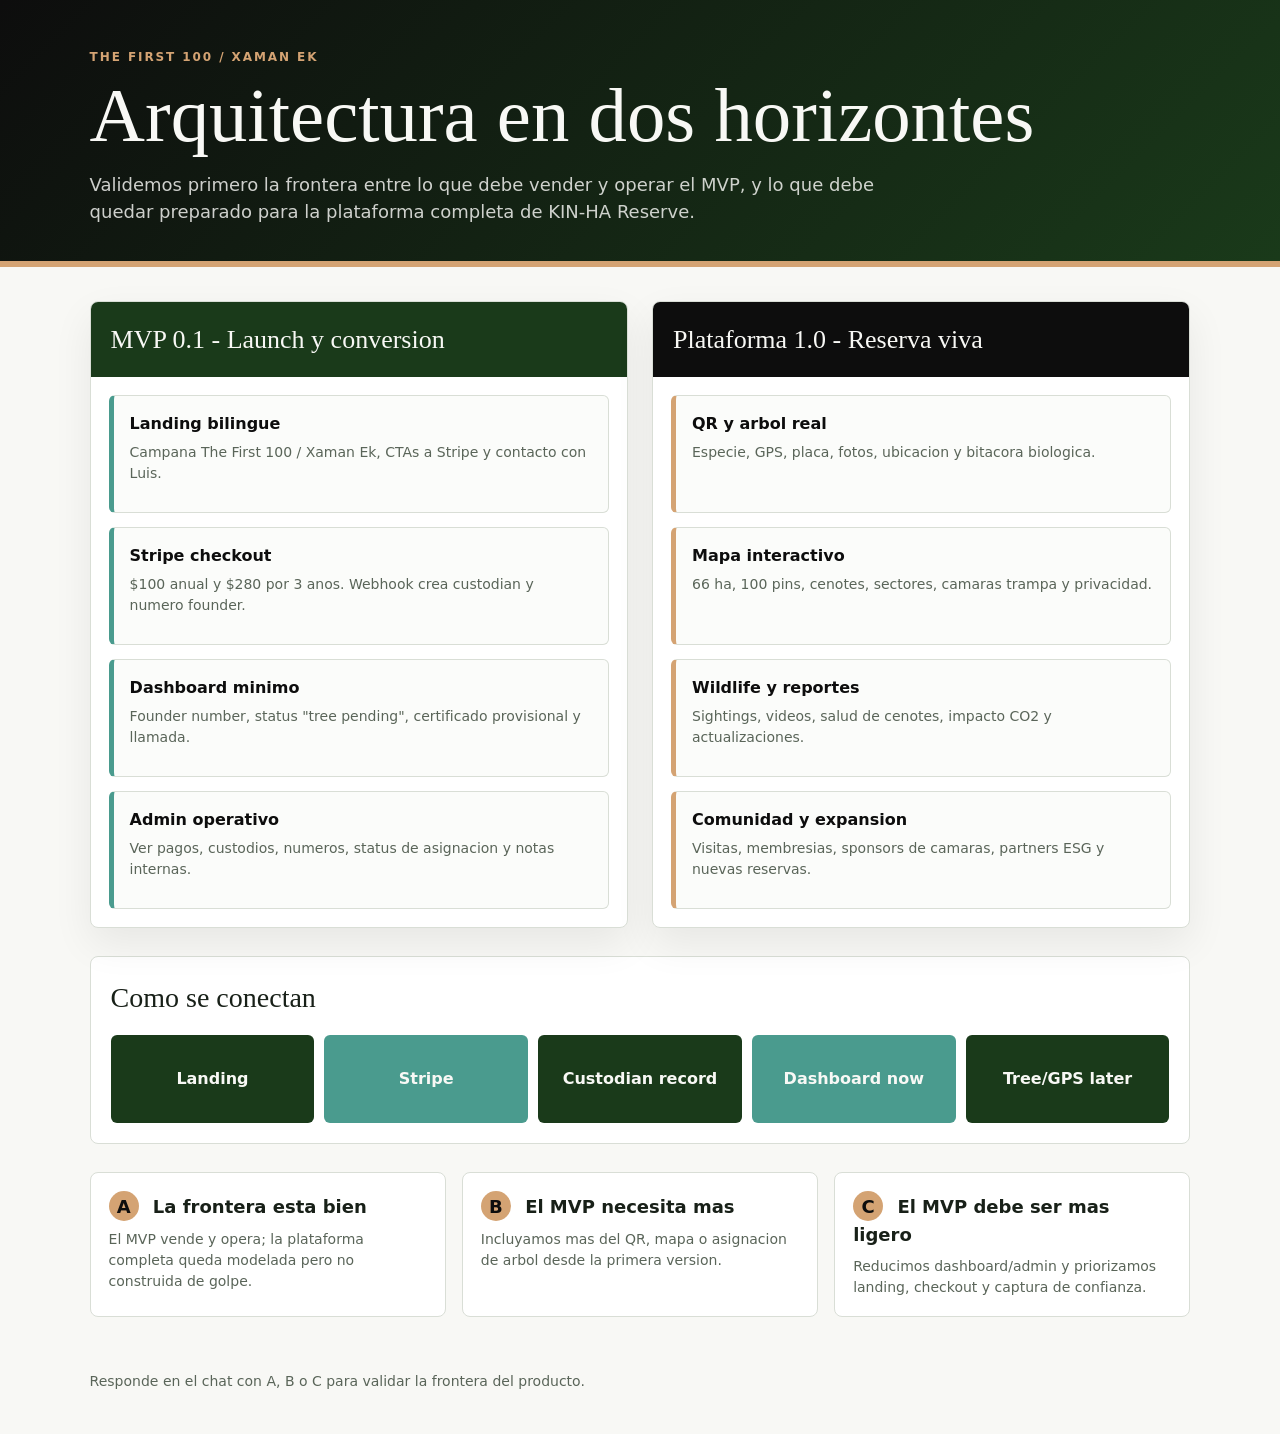
<file: .superpowers/brainstorm/kinha-architecture-horizons.html>
<!doctype html>
<html lang="es">
<head>
  <meta charset="utf-8">
  <meta name="viewport" content="width=device-width, initial-scale=1">
  <title>KIN-HA Reserve - Architecture Horizons</title>
  <style>
    :root {
      --forest: #1a3a1a;
      --obsidian: #0d0d0d;
      --limestone: #f8f8f5;
      --cenote: #4a9b8e;
      --gold: #d4a373;
      --terracotta: #d4744c;
      --ink: #182018;
      --muted: #5a6559;
      --line: #d9ded6;
    }
    * { box-sizing: border-box; }
    body {
      margin: 0;
      font-family: Inter, ui-sans-serif, system-ui, -apple-system, BlinkMacSystemFont, "Segoe UI", sans-serif;
      color: var(--ink);
      background: var(--limestone);
      line-height: 1.5;
    }
    header {
      background: linear-gradient(135deg, var(--obsidian), var(--forest));
      color: var(--limestone);
      padding: 48px 7vw 36px;
      border-bottom: 6px solid var(--gold);
    }
    .eyebrow {
      margin: 0 0 12px;
      color: var(--gold);
      font-size: 12px;
      letter-spacing: .16em;
      text-transform: uppercase;
      font-weight: 700;
    }
    h1 {
      margin: 0;
      max-width: 980px;
      font-family: Georgia, "Times New Roman", serif;
      font-size: clamp(38px, 6vw, 78px);
      line-height: 0.98;
      font-weight: 500;
    }
    .subtitle {
      max-width: 820px;
      margin: 18px 0 0;
      color: rgba(248, 248, 245, .82);
      font-size: 18px;
    }
    main { padding: 34px 7vw 54px; }
    .grid {
      display: grid;
      grid-template-columns: repeat(2, minmax(0, 1fr));
      gap: 24px;
      align-items: stretch;
    }
    .panel {
      border: 1px solid var(--line);
      border-radius: 8px;
      background: #fff;
      overflow: hidden;
      box-shadow: 0 16px 40px rgba(13, 13, 13, .07);
    }
    .panel h2 {
      margin: 0;
      padding: 18px 20px;
      color: var(--limestone);
      background: var(--forest);
      font-family: Georgia, "Times New Roman", serif;
      font-size: 26px;
      font-weight: 500;
    }
    .panel.platform h2 { background: var(--obsidian); }
    .panel-body {
      display: grid;
      gap: 14px;
      padding: 18px;
    }
    .item {
      min-height: 118px;
      padding: 16px;
      border: 1px solid var(--line);
      border-left: 5px solid var(--cenote);
      border-radius: 6px;
      background: #fbfcfa;
    }
    .platform .item { border-left-color: var(--gold); }
    .item strong {
      display: block;
      margin-bottom: 6px;
      color: var(--obsidian);
      font-size: 16px;
    }
    .item p {
      margin: 0;
      color: var(--muted);
      font-size: 14px;
    }
    .flow {
      margin-top: 28px;
      border: 1px solid var(--line);
      border-radius: 8px;
      background: #fff;
      padding: 20px;
    }
    .flow h2 {
      margin: 0 0 16px;
      font-family: Georgia, "Times New Roman", serif;
      font-weight: 500;
      font-size: 28px;
    }
    .steps {
      display: grid;
      grid-template-columns: repeat(5, minmax(120px, 1fr));
      gap: 10px;
    }
    .step {
      display: grid;
      place-items: center;
      min-height: 88px;
      padding: 12px;
      color: var(--limestone);
      background: var(--forest);
      border-radius: 6px;
      text-align: center;
      font-weight: 700;
    }
    .step:nth-child(even) { background: var(--cenote); }
    .decision {
      margin-top: 28px;
      display: grid;
      grid-template-columns: repeat(3, minmax(0, 1fr));
      gap: 16px;
    }
    .choice {
      padding: 18px;
      border: 1px solid var(--line);
      border-radius: 8px;
      background: #fff;
    }
    .choice b {
      display: inline-grid;
      place-items: center;
      width: 30px;
      height: 30px;
      margin-right: 8px;
      color: var(--obsidian);
      background: var(--gold);
      border-radius: 50%;
    }
    .choice h3 {
      margin: 0 0 8px;
      font-size: 18px;
    }
    .choice p {
      margin: 0;
      color: var(--muted);
      font-size: 14px;
    }
    footer {
      padding: 0 7vw 42px;
      color: var(--muted);
      font-size: 14px;
    }
    @media (max-width: 860px) {
      .grid,
      .decision,
      .steps { grid-template-columns: 1fr; }
    }
  </style>
</head>
<body>
  <header>
    <p class="eyebrow">The First 100 / Xaman Ek</p>
    <h1>Arquitectura en dos horizontes</h1>
    <p class="subtitle">Validemos primero la frontera entre lo que debe vender y operar el MVP, y lo que debe quedar preparado para la plataforma completa de KIN-HA Reserve.</p>
  </header>

  <main>
    <section class="grid" aria-label="Horizontes de arquitectura">
      <article class="panel">
        <h2>MVP 0.1 - Launch y conversion</h2>
        <div class="panel-body">
          <div class="item">
            <strong>Landing bilingue</strong>
            <p>Campana The First 100 / Xaman Ek, CTAs a Stripe y contacto con Luis.</p>
          </div>
          <div class="item">
            <strong>Stripe checkout</strong>
            <p>$100 anual y $280 por 3 anos. Webhook crea custodian y numero founder.</p>
          </div>
          <div class="item">
            <strong>Dashboard minimo</strong>
            <p>Founder number, status "tree pending", certificado provisional y llamada.</p>
          </div>
          <div class="item">
            <strong>Admin operativo</strong>
            <p>Ver pagos, custodios, numeros, status de asignacion y notas internas.</p>
          </div>
        </div>
      </article>

      <article class="panel platform">
        <h2>Plataforma 1.0 - Reserva viva</h2>
        <div class="panel-body">
          <div class="item">
            <strong>QR y arbol real</strong>
            <p>Especie, GPS, placa, fotos, ubicacion y bitacora biologica.</p>
          </div>
          <div class="item">
            <strong>Mapa interactivo</strong>
            <p>66 ha, 100 pins, cenotes, sectores, camaras trampa y privacidad.</p>
          </div>
          <div class="item">
            <strong>Wildlife y reportes</strong>
            <p>Sightings, videos, salud de cenotes, impacto CO2 y actualizaciones.</p>
          </div>
          <div class="item">
            <strong>Comunidad y expansion</strong>
            <p>Visitas, membresias, sponsors de camaras, partners ESG y nuevas reservas.</p>
          </div>
        </div>
      </article>
    </section>

    <section class="flow">
      <h2>Como se conectan</h2>
      <div class="steps">
        <div class="step">Landing</div>
        <div class="step">Stripe</div>
        <div class="step">Custodian record</div>
        <div class="step">Dashboard now</div>
        <div class="step">Tree/GPS later</div>
      </div>
    </section>

    <section class="decision" aria-label="Opciones de decision">
      <article class="choice">
        <h3><b>A</b> La frontera esta bien</h3>
        <p>El MVP vende y opera; la plataforma completa queda modelada pero no construida de golpe.</p>
      </article>
      <article class="choice">
        <h3><b>B</b> El MVP necesita mas</h3>
        <p>Incluyamos mas del QR, mapa o asignacion de arbol desde la primera version.</p>
      </article>
      <article class="choice">
        <h3><b>C</b> El MVP debe ser mas ligero</h3>
        <p>Reducimos dashboard/admin y priorizamos landing, checkout y captura de confianza.</p>
      </article>
    </section>
  </main>

  <footer>
    Responde en el chat con A, B o C para validar la frontera del producto.
  </footer>
</body>
</html>
</file>
<file: assets/site.css>
:root {
  --ivory: #f7f1e6;
  --mist: #fffdf7;
  --sand: #eadfc9;
  --limestone: #d7c9af;
  --green-950: #0d2818;
  --green-900: #143822;
  --green-800: #1b5e20;
  --jade: #1f8b7d;
  --cenote: #1b7f9e;
  --gold: #c9a961;
  --ink: #172019;
  --muted: #5d6659;
  --border: rgba(23, 32, 25, .14);
  color-scheme: light;
  scroll-behavior: smooth;
}

* {
  box-sizing: border-box;
}

html {
  background: var(--ivory);
}

body {
  margin: 0;
  min-width: 320px;
  overflow-x: hidden;
  background: linear-gradient(180deg, var(--ivory), #f3ead8 45%, var(--mist));
  color: var(--ink);
  font-family: ui-sans-serif, system-ui, -apple-system, BlinkMacSystemFont, "Segoe UI", sans-serif;
  line-height: 1.55;
}

img {
  display: block;
  max-width: 100%;
  height: auto;
}

a {
  color: inherit;
  text-decoration: none;
}

button {
  font: inherit;
}

[id] {
  scroll-margin-top: 112px;
}

.site-header {
  position: sticky;
  top: 0;
  z-index: 80;
  background: rgba(13, 40, 24, .96);
  border-bottom: 1px solid rgba(255, 255, 255, .12);
  color: var(--mist);
  backdrop-filter: blur(14px);
}

.header-inner {
  width: min(1180px, calc(100% - 32px));
  min-height: 72px;
  margin: 0 auto;
  display: flex;
  align-items: center;
  justify-content: space-between;
  gap: 18px;
}

.brand {
  display: grid;
  gap: 1px;
  min-width: 0;
  line-height: 1.05;
}

.brand strong {
  font-family: Georgia, "Times New Roman", serif;
  font-size: clamp(1.08rem, 2.4vw, 1.45rem);
  letter-spacing: .02em;
}

.brand span {
  color: rgba(255, 253, 247, .72);
  font-size: .76rem;
  font-weight: 800;
  text-transform: uppercase;
  letter-spacing: .14em;
}

.desktop-nav {
  display: none;
  align-items: center;
  gap: 6px;
}

.desktop-nav a,
.mobile-nav a,
.lang-link {
  border-radius: 999px;
  color: rgba(255, 253, 247, .84);
  transition: background .2s ease, color .2s ease, border-color .2s ease;
}

.desktop-nav a {
  padding: 10px 11px;
  font-size: .9rem;
}

.desktop-nav a:hover,
.mobile-nav a:hover,
.lang-link:hover {
  background: rgba(255, 255, 255, .08);
  color: var(--mist);
}

.nav-book {
  background: var(--gold) !important;
  color: #142014 !important;
  font-weight: 900;
}

.language-links {
  display: inline-flex;
  gap: 4px;
  padding: 4px;
  border: 1px solid rgba(255, 255, 255, .18);
  border-radius: 999px;
  background: rgba(255, 255, 255, .08);
  flex: 0 0 auto;
}

.lang-link {
  padding: 7px 9px;
  font-size: .78rem;
  font-weight: 900;
}

.lang-link.is-active {
  background: var(--mist);
  color: var(--green-950);
}

.mobile-nav {
  display: flex;
  gap: 8px;
  overflow-x: auto;
  width: 100%;
  padding: 0 16px 12px;
  scrollbar-width: none;
}

.mobile-nav::-webkit-scrollbar {
  display: none;
}

.mobile-nav a {
  flex: 0 0 auto;
  padding: 8px 11px;
  border: 1px solid rgba(255, 255, 255, .14);
  background: rgba(255, 255, 255, .06);
  font-size: .85rem;
}

.container {
  width: min(1180px, calc(100% - 32px));
  margin: 0 auto;
}

.section {
  padding: clamp(64px, 9vw, 112px) 0;
}

.section-tight {
  padding: clamp(42px, 7vw, 76px) 0;
}

.eyebrow {
  display: inline-flex;
  align-items: center;
  gap: 9px;
  color: var(--green-800);
  font-size: .74rem;
  font-weight: 950;
  letter-spacing: .15em;
  text-transform: uppercase;
}

.eyebrow::before {
  content: "";
  width: 28px;
  height: 2px;
  background: var(--gold);
}

.hero {
  background:
    radial-gradient(circle at 8% 10%, rgba(31, 139, 125, .13), transparent 28%),
    linear-gradient(135deg, #fff8ec 0%, #f4ead8 42%, #dfe9dd 100%);
}

.hero-grid {
  width: min(1240px, calc(100% - 32px));
  min-height: min(760px, calc(100svh - 72px));
  margin: 0 auto;
  display: grid;
  grid-template-columns: 1fr;
  gap: 30px;
  align-items: center;
  padding: clamp(36px, 7vw, 84px) 0 34px;
}

.hero-copy {
  max-width: 690px;
}

h1,
h2,
h3 {
  margin: 0;
  font-family: Georgia, "Times New Roman", serif;
  color: var(--green-950);
  letter-spacing: 0;
}

h1 {
  margin-top: 16px;
  max-width: 13.5ch;
  font-size: clamp(2.45rem, 5.2vw, 4.7rem);
  line-height: 1.02;
}

.hero .subhead {
  margin: 22px 0 0;
  max-width: 650px;
  color: #394537;
  font-size: clamp(1.04rem, 2.2vw, 1.28rem);
}

.hero-media {
  position: relative;
  min-height: 420px;
  overflow: hidden;
  border: 1px solid rgba(255, 253, 247, .7);
  border-radius: 8px;
  background: var(--limestone);
  box-shadow: 0 34px 80px rgba(13, 40, 24, .22);
}

.hero-media img {
  width: 100%;
  height: 100%;
  min-height: 420px;
  object-fit: cover;
  object-position: center;
}

.hero-note {
  position: absolute;
  left: 16px;
  right: 16px;
  bottom: 16px;
  display: grid;
  gap: 4px;
  padding: 14px;
  border: 1px solid rgba(255, 255, 255, .8);
  border-radius: 8px;
  background: rgba(255, 253, 247, .9);
  color: var(--green-950);
  box-shadow: 0 18px 40px rgba(13, 40, 24, .16);
}

.hero-note strong {
  font-family: Georgia, "Times New Roman", serif;
  font-size: 1.12rem;
  line-height: 1.1;
}

.price-cue {
  display: inline-flex;
  align-items: center;
  gap: 9px;
  margin-top: 24px;
  padding: 10px 14px;
  border: 1px solid rgba(13, 40, 24, .16);
  border-radius: 999px;
  background: rgba(255, 253, 247, .86);
  color: var(--green-950);
  font-weight: 950;
  box-shadow: 0 14px 38px rgba(13, 40, 24, .08);
}

.price-cue::before {
  content: "";
  width: 9px;
  height: 9px;
  border-radius: 999px;
  background: var(--jade);
  box-shadow: 0 0 0 5px rgba(31, 139, 125, .14);
}

.button-row,
.hero-actions {
  display: flex;
  flex-wrap: wrap;
  gap: 12px;
  align-items: center;
  margin-top: 26px;
}

.btn {
  display: inline-flex;
  align-items: center;
  justify-content: center;
  min-height: 46px;
  padding: 12px 18px;
  border: 1px solid transparent;
  border-radius: 999px;
  cursor: pointer;
  font-weight: 950;
  line-height: 1;
  transition: transform .2s ease, box-shadow .2s ease, background .2s ease, border-color .2s ease;
}

.btn:hover {
  transform: translateY(-1px);
}

.btn-primary {
  background: var(--green-950);
  color: var(--mist);
  box-shadow: 0 16px 36px rgba(13, 40, 24, .24);
}

.btn-gold {
  background: var(--gold);
  color: #172019;
  box-shadow: 0 12px 28px rgba(139, 102, 34, .2);
}

.btn-secondary {
  border-color: rgba(13, 40, 24, .2);
  background: rgba(255, 253, 247, .78);
  color: var(--green-950);
}

.btn-outline {
  border-color: rgba(13, 40, 24, .18);
  background: transparent;
  color: var(--green-950);
}

.value-strip {
  background: var(--green-950);
  color: var(--mist);
}

.value-grid {
  display: grid;
  grid-template-columns: repeat(auto-fit, minmax(230px, 1fr));
  gap: 1px;
  border-left: 1px solid rgba(255, 255, 255, .12);
  border-right: 1px solid rgba(255, 255, 255, .12);
  background: rgba(255, 255, 255, .12);
}

.value-grid span {
  padding: 15px 14px;
  background: var(--green-950);
  color: rgba(255, 253, 247, .88);
  font-size: .9rem;
  font-weight: 850;
}

.section-head {
  display: grid;
  gap: 16px;
  max-width: 780px;
  margin-bottom: 30px;
}

.section-head.center {
  margin-left: auto;
  margin-right: auto;
  text-align: center;
  justify-items: center;
}

.section-head h2 {
  font-size: clamp(2rem, 4.1vw, 3.55rem);
  line-height: 1.05;
}

.section-head p {
  margin: 0;
  color: var(--muted);
  font-size: clamp(1rem, 2vw, 1.15rem);
}

.breadcrumb {
  display: flex;
  flex-wrap: wrap;
  gap: 8px;
  margin: 18px 0 0;
  color: var(--muted);
  font-size: .88rem;
}

.breadcrumb a {
  border-bottom: 1px solid rgba(13, 40, 24, .2);
}

.filters {
  display: flex;
  flex-wrap: wrap;
  gap: 9px;
  margin: 26px 0 28px;
}

.filter-btn {
  min-height: 40px;
  padding: 9px 13px;
  border: 1px solid rgba(13, 40, 24, .16);
  border-radius: 999px;
  background: rgba(255, 253, 247, .72);
  color: var(--green-950);
  cursor: pointer;
  font-size: .9rem;
  font-weight: 850;
}

.filter-btn:hover,
.filter-btn.is-active {
  background: var(--green-950);
  border-color: var(--green-950);
  color: var(--mist);
}

.packages-grid,
.diff-grid,
.info-grid,
.flow-grid,
.location-grid,
.landing-grid,
.gallery {
  display: grid;
  grid-template-columns: repeat(auto-fit, minmax(280px, 1fr));
  gap: 22px;
}

.package-card,
.diff-card,
.info-card,
.flow-card,
.location-card,
.booking-card,
.map-card,
.landing-card {
  border: 1px solid var(--border);
  border-radius: 8px;
  background: rgba(255, 253, 247, .94);
  box-shadow: 0 20px 52px rgba(13, 40, 24, .08);
}

.package-card {
  display: grid;
  overflow: hidden;
}

.package-card.is-hidden {
  display: none;
}

.package-image img {
  width: 100%;
  height: 248px;
  object-fit: cover;
}

.package-body,
.info-card,
.flow-card,
.location-card,
.booking-card,
.landing-card {
  display: grid;
  gap: 16px;
  padding: clamp(20px, 4vw, 28px);
}

.package-kicker,
.mini-label {
  width: fit-content;
  color: var(--green-800);
  font-size: .75rem;
  font-weight: 950;
  letter-spacing: .1em;
  text-transform: uppercase;
}

.package-kicker {
  padding: 6px 10px;
  border: 1px solid rgba(31, 139, 125, .18);
  border-radius: 999px;
  background: rgba(31, 139, 125, .1);
}

.package-card h3,
.landing-card h3,
.info-card h3,
.flow-card h3,
.location-card h3 {
  font-size: clamp(1.34rem, 2vw, 1.86rem);
  line-height: 1.1;
}

.package-card p,
.info-card p,
.flow-card p,
.location-card p,
.booking-card p,
.landing-card p {
  margin: 0;
  color: var(--muted);
}

.price-grid {
  display: grid;
  grid-template-columns: repeat(auto-fit, minmax(150px, 1fr));
  gap: 10px;
}

.price-cell {
  display: grid;
  gap: 4px;
  padding: 13px;
  border: 1px solid rgba(13, 40, 24, .1);
  border-radius: 8px;
  background: #f2eadc;
}

.price-cell span {
  color: var(--muted);
  font-size: .78rem;
  font-weight: 900;
  text-transform: uppercase;
  letter-spacing: .08em;
}

.price-cell strong {
  color: var(--green-950);
  font-size: 1.02rem;
  line-height: 1.18;
}

.note {
  color: #687166;
  font-size: .88rem;
}

.check-list,
.plain-list {
  display: grid;
  gap: 8px;
  margin: 0;
  padding: 0;
  list-style: none;
}

.check-list li,
.plain-list li {
  position: relative;
  padding-left: 22px;
  color: #334033;
  font-size: .95rem;
}

.check-list li::before {
  content: "";
  position: absolute;
  left: 0;
  top: .55em;
  width: 9px;
  height: 9px;
  border-radius: 999px;
  background: var(--jade);
  box-shadow: 0 0 0 4px rgba(31, 139, 125, .1);
}

.plain-list li::before {
  content: "";
  position: absolute;
  left: 2px;
  top: .58em;
  width: 7px;
  height: 7px;
  border-radius: 999px;
  background: var(--gold);
}

.contrast {
  background:
    linear-gradient(135deg, rgba(13, 40, 24, .94), rgba(20, 56, 34, .96)),
    url("/assets/photos/cenote-kinha-ruta-de-los-cenotes-1800.webp") center/cover;
  color: var(--mist);
}

.contrast h2,
.contrast h3 {
  color: var(--mist);
}

.contrast p,
.contrast li {
  color: rgba(255, 253, 247, .82);
}

.contrast .eyebrow {
  color: var(--gold);
}

.diff-card {
  min-height: 210px;
  padding: 22px;
  background: rgba(255, 253, 247, .08);
  border-color: rgba(255, 255, 255, .14);
  backdrop-filter: blur(6px);
}

.diff-card h3 {
  color: var(--mist);
  font-size: clamp(1.12rem, 1.7vw, 1.32rem);
  line-height: 1.16;
}

.diff-card p {
  margin: 10px 0 0;
  color: rgba(255, 253, 247, .78);
}

.compare-wrap {
  overflow-x: auto;
  border: 1px solid var(--border);
  border-radius: 8px;
  background: var(--mist);
  box-shadow: 0 20px 55px rgba(13, 40, 24, .08);
}

.compare-table {
  width: 100%;
  min-width: 900px;
  border-collapse: collapse;
}

.compare-table th,
.compare-table td {
  padding: 15px 14px;
  border-bottom: 1px solid rgba(23, 32, 25, .1);
  text-align: left;
  vertical-align: top;
  font-size: .93rem;
}

.compare-table th {
  background: #eee3d1;
  color: var(--green-950);
  font-size: .78rem;
  letter-spacing: .08em;
  text-transform: uppercase;
  white-space: nowrap;
}

.visual-band {
  background: var(--mist);
}

.gallery {
  align-items: stretch;
  grid-template-columns: repeat(auto-fit, minmax(min(100%, 260px), 1fr));
}

.gallery figure {
  display: grid;
  grid-template-rows: auto auto;
  margin: 0;
  overflow: hidden;
  border: 1px solid rgba(13, 40, 24, .1);
  border-radius: 8px;
  background: var(--limestone);
}

.gallery img {
  width: 100%;
  height: clamp(240px, 31vw, 390px);
  object-fit: cover;
}

.gallery figcaption {
  padding: 13px 14px;
  background: rgba(255, 253, 247, .96);
  color: var(--green-950);
  font-size: .9rem;
  font-weight: 850;
}

.media-card {
  align-content: start;
}

.media-card figure {
  margin: 0;
  overflow: hidden;
  border-radius: 8px;
  background: var(--limestone);
}

.media-card img {
  width: 100%;
  height: clamp(220px, 26vw, 320px);
  object-fit: cover;
}

.map-layout {
  display: grid;
  grid-template-columns: repeat(auto-fit, minmax(320px, 1fr));
  gap: clamp(18px, 4vw, 34px);
  align-items: stretch;
}

.map-card {
  min-height: 360px;
  overflow: hidden;
  display: grid;
  place-items: center;
  padding: 18px;
  background: linear-gradient(135deg, rgba(31, 139, 125, .14), rgba(201, 169, 97, .16)), #efe4d0;
}

.map-intro {
  display: grid;
  justify-items: center;
  gap: 14px;
  max-width: 370px;
  text-align: center;
}

.map-frame {
  width: 100%;
  height: 100%;
  min-height: 360px;
  border: 0;
}

details {
  border: 1px solid var(--border);
  border-radius: 8px;
  background: rgba(255, 253, 247, .94);
  box-shadow: 0 12px 28px rgba(13, 40, 24, .06);
}

summary {
  cursor: pointer;
  padding: 17px 18px;
  color: var(--green-950);
  font-weight: 900;
  list-style: none;
}

summary::-webkit-details-marker {
  display: none;
}

summary::after {
  content: "+";
  float: right;
  color: var(--jade);
  font-size: 1.2rem;
}

details[open] summary::after {
  content: "-";
}

details p {
  margin: 0;
  padding: 0 18px 18px;
  color: var(--muted);
}

.site-footer {
  padding: 42px 0 92px;
  background: var(--green-950);
  color: rgba(255, 253, 247, .82);
}

.footer-grid {
  display: grid;
  gap: 22px;
}

.footer-grid strong {
  display: block;
  margin-bottom: 8px;
  color: var(--mist);
  font-family: Georgia, "Times New Roman", serif;
  font-size: 1.5rem;
}

.footer-links {
  display: flex;
  flex-wrap: wrap;
  gap: 10px;
}

.footer-links a {
  border-bottom: 1px solid rgba(255, 253, 247, .24);
  color: rgba(255, 253, 247, .78);
}

.floating-wa {
  position: fixed;
  right: 18px;
  bottom: 28px;
  z-index: 90;
  display: none;
  width: 48px;
  height: 48px;
  align-items: center;
  justify-content: center;
  border: 2px solid rgba(255, 253, 247, .82);
  border-radius: 999px;
  background: #25d366;
  color: #0d2818;
  box-shadow: 0 14px 30px rgba(13, 40, 24, .2);
  font-weight: 950;
}

.mobile-booking-bar {
  position: fixed;
  left: 0;
  right: 0;
  bottom: 0;
  z-index: 85;
  display: grid;
  grid-template-columns: 1.1fr .9fr;
  gap: 8px;
  padding: 10px 12px calc(10px + env(safe-area-inset-bottom));
  border-top: 1px solid rgba(13, 40, 24, .13);
  background: rgba(255, 253, 247, .94);
  box-shadow: 0 -10px 28px rgba(13, 40, 24, .1);
  backdrop-filter: blur(12px);
}

.mobile-booking-bar .btn {
  min-height: 44px;
  padding: 10px 12px;
  font-size: .9rem;
}

@media (max-width: 520px) {
  .header-inner {
    width: calc(100% - 24px);
    min-height: 64px;
    gap: 8px;
  }

  .brand strong {
    font-size: 1.05rem;
  }

  .brand span {
    font-size: .68rem;
  }

  .language-links {
    transform: scale(.92);
    transform-origin: right center;
  }

  .mobile-nav {
    padding: 0 12px 10px;
  }

  .hero-grid {
    width: calc(100% - 32px);
    padding-top: 34px;
  }

  .hero-note span {
    display: none;
  }
}

@media (max-width: 979px) {
  .hero-media {
    order: -1;
    min-height: clamp(230px, 58vw, 390px);
  }

  .hero-media img {
    min-height: clamp(230px, 58vw, 390px);
  }
}

@media (min-width: 720px) {
  .package-card {
    grid-template-rows: auto 1fr;
  }

  .floating-wa {
    display: inline-flex;
  }
}

@media (min-width: 900px) {
  .gallery {
    grid-template-columns: repeat(6, minmax(0, 1fr));
  }

  .gallery figure {
    grid-column: span 2;
  }

  .gallery figure:nth-child(1),
  .gallery figure:nth-child(2),
  .gallery figure:nth-child(7),
  .gallery figure:nth-child(12) {
    grid-column: span 3;
  }
}

@media (min-width: 980px) {
  .desktop-nav {
    display: flex;
  }

  .mobile-nav {
    display: none;
  }

  .hero-grid {
    grid-template-columns: minmax(0, .93fr) minmax(440px, .78fr);
  }

  .hero-media,
  .hero-media img {
    min-height: min(74vh, 720px);
  }

  .footer-grid {
    grid-template-columns: 1fr auto;
  }

  .mobile-booking-bar {
    display: none;
  }
}
</file>
